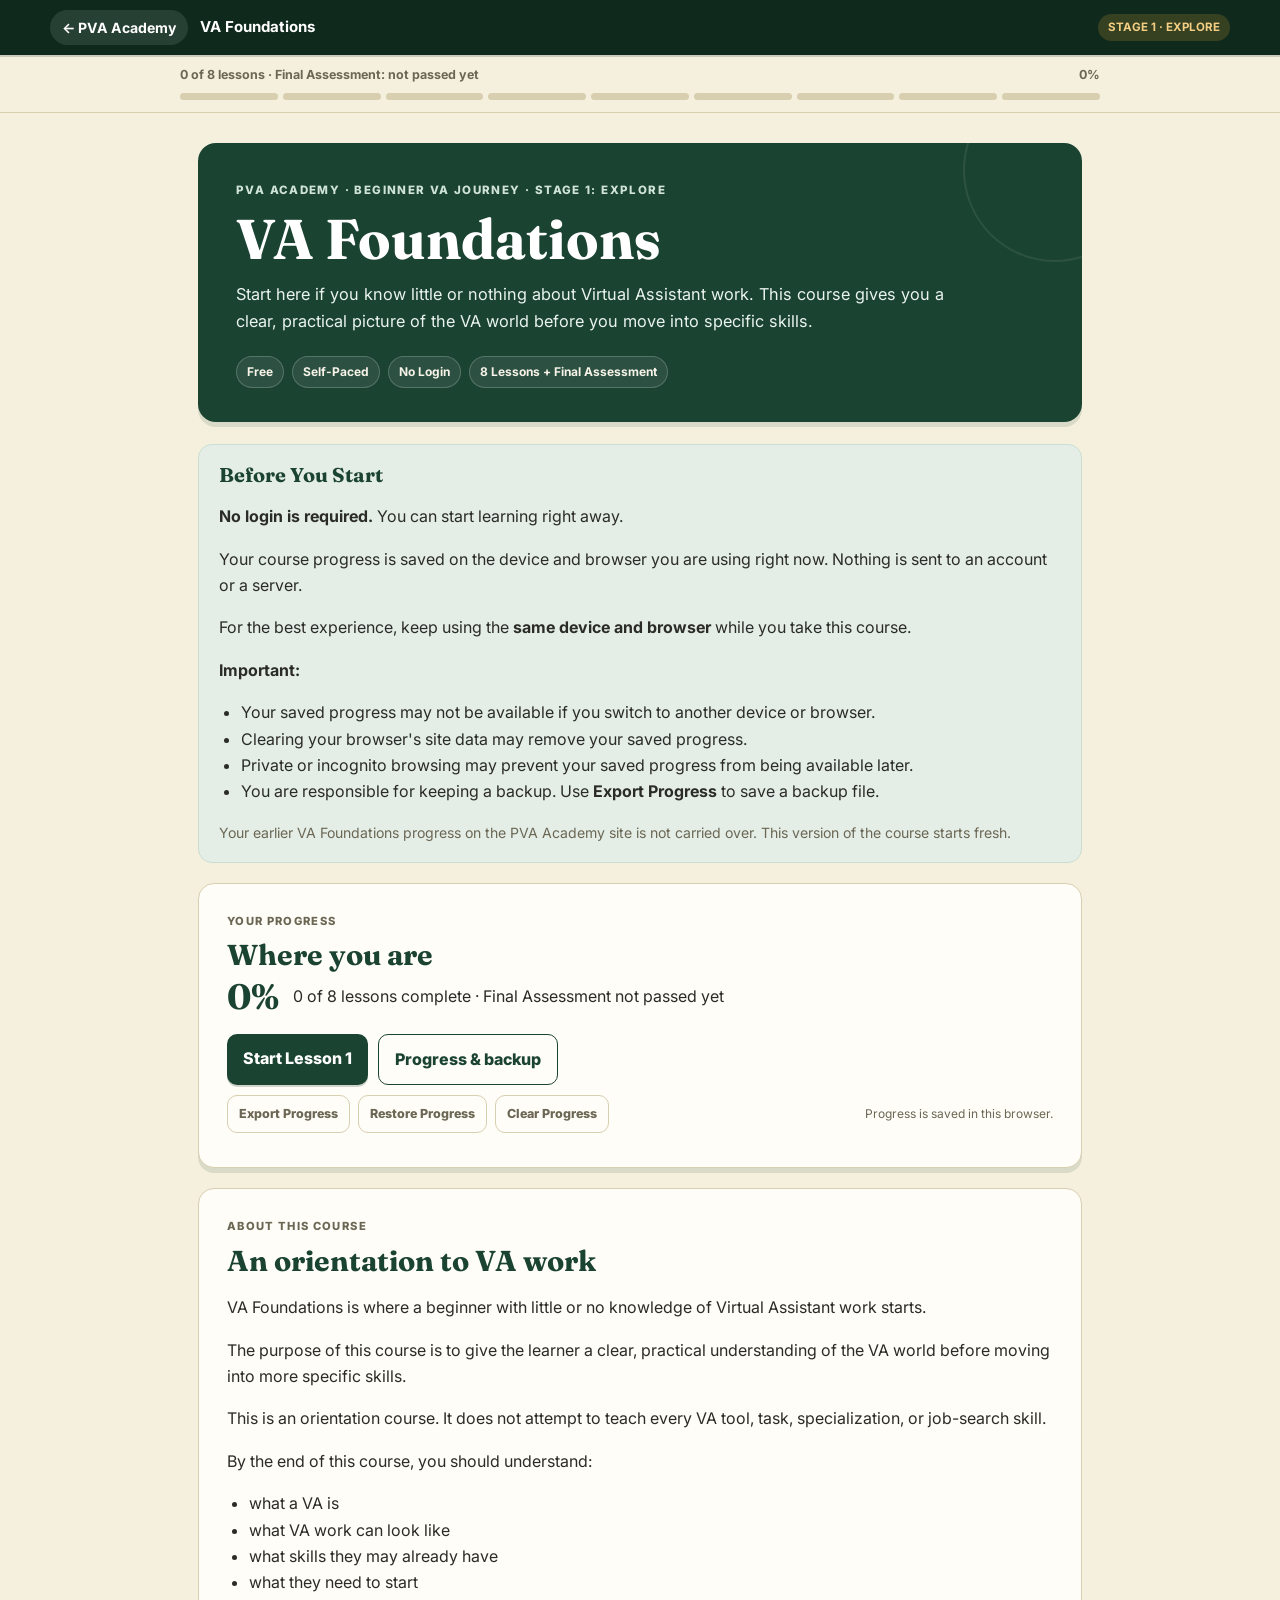
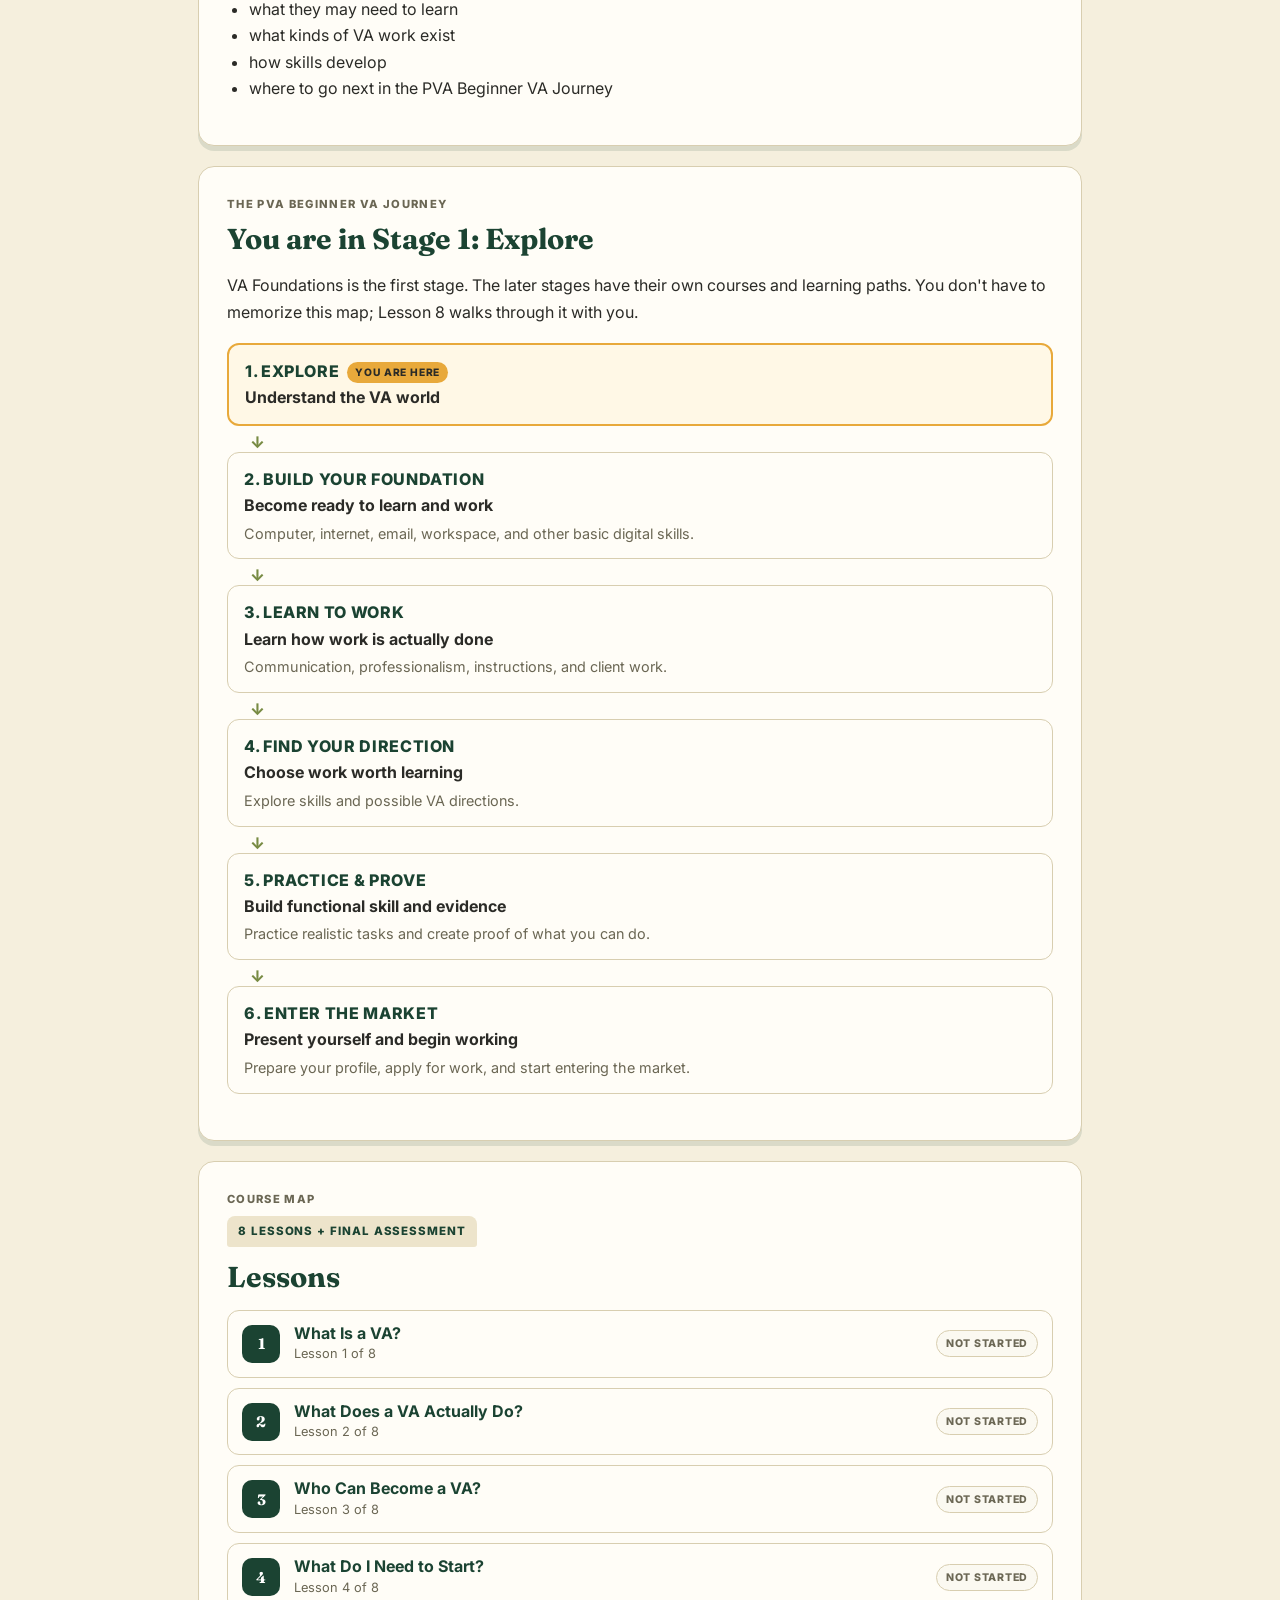
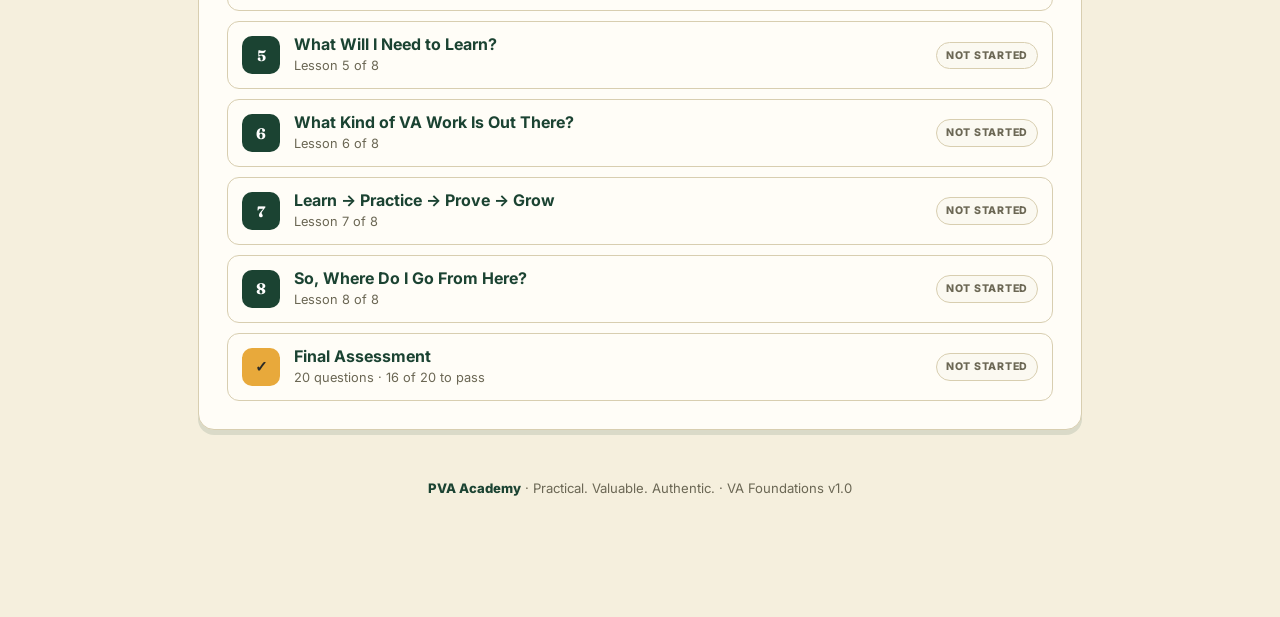
<file: public/index.html>
<!doctype html>
<html lang="en">
<head>
<meta charset="utf-8">
<meta name="viewport" content="width=device-width, initial-scale=1">
<meta name="theme-color" content="#1B4332">
<title>VA Foundations — PVA Academy</title>
<link rel="preconnect" href="https://fonts.googleapis.com">
<link rel="preconnect" href="https://fonts.gstatic.com" crossorigin>
<link href="https://fonts.googleapis.com/css2?family=Fraunces:opsz,wght@9..144,600;9..144,700&family=Inter:wght@400;500;600;700;800&display=swap" rel="stylesheet">
<link rel="stylesheet" href="./shared/course.css">
</head>
<body data-root="./" data-page="home">
<a class="skip-link" href="#main-content">Skip to course content</a>
<header class="route-bar"><div class="route-inner"><a class="home-btn" href="https://probinsiyanongva.org/" aria-label="Back to PVA Academy home page">← PVA Academy</a><div class="route-title"><a href="./">VA Foundations</a></div><div class="route-tag">STAGE 1 · EXPLORE</div></div></header>
<div class="progress-wrap"><div class="progress-inner"><div class="progress-label"><span id="progressText">Getting started</span><span id="progressPct">0%</span></div><div class="progress-track" id="progressTrack"></div></div></div>
<main id="main-content">
<section class="course-header" id="top"><div class="eyebrow">PVA Academy · Beginner VA Journey · Stage 1: Explore</div><h1>VA Foundations</h1><p>Start here if you know little or nothing about Virtual Assistant work. This course gives you a clear, practical picture of the VA world before you move into specific skills.</p><div class="meta-row"><span class="meta-chip">Free</span><span class="meta-chip">Self-Paced</span><span class="meta-chip">No Login</span><span class="meta-chip">8 Lessons + Final Assessment</span></div></section>
<div class="storage-banner hidden" id="storageBanner" role="status" aria-live="polite"><strong>Progress can't be saved in this browser.</strong><br><span id="storageBannerText">You can continue learning, but your progress may not remain after you close or refresh this page. If you are using private browsing or have blocked site data, try a normal browser window.</span></div>
<div class="before-start" aria-labelledby="before-start-title"><h2 id="before-start-title">Before You Start</h2><p><strong>No login is required.</strong> You can start learning right away.</p><p>Your course progress is saved on the device and browser you are using right now. Nothing is sent to an account or a server.</p><p>For the best experience, keep using the <strong>same device and browser</strong> while you take this course.</p><p><strong>Important:</strong></p><ul>
<li>Your saved progress may not be available if you switch to another device or browser.</li>
<li>Clearing your browser's site data may remove your saved progress.</li>
<li>Private or incognito browsing may prevent your saved progress from being available later.</li>
<li>You are responsible for keeping a backup. Use <strong>Export Progress</strong> to save a backup file.</li>
</ul><p class="small" style="margin-bottom:0">Your earlier VA Foundations progress on the PVA Academy site is not carried over. This version of the course starts fresh.</p></div>

<section class="card" aria-labelledby="progress-h">
<div class="section-label">Your progress</div>
<h2 id="progress-h" style="margin-bottom:6px">Where you are</h2>
<div class="progress-summary"><span class="big-pct" id="homePct">0%</span><span id="homeSummary">0 of 8 lessons complete · Final Assessment not passed yet</span></div>
<div class="hero-actions"><a class="btn" id="continueBtn" href="lesson-1/">Start Lesson 1</a><a class="btn secondary" href="progress/">Progress &amp; backup</a></div>
<div class="progress-tools"><button class="btn subtle" type="button" id="exportBtn">Export Progress</button><button class="btn subtle" type="button" id="restoreBtn">Restore Progress</button><button class="btn subtle" type="button" id="clearBtn">Clear Progress</button><span class="save-state" data-save-state>Progress is saved in this browser.</span><input id="restoreFile" type="file" accept="application/json,.json" hidden></div>
</section>

<section class="completion hidden" id="completion"></section>

<section class="card" aria-labelledby="about-h">
<div class="section-label">About this course</div>
<h2 id="about-h">An orientation to VA work</h2>
<p>VA Foundations is where a beginner with little or no knowledge of Virtual Assistant work starts.</p><p>The purpose of this course is to give the learner a clear, practical understanding of the VA world before moving into more specific skills.</p><p>This is an orientation course. It does not attempt to teach every VA tool, task, specialization, or job-search skill.</p><p>By the end of this course, you should understand:</p><ul>
<li>what a VA is</li>
<li>what VA work can look like</li>
<li>what skills they may already have</li>
<li>what they need to start</li>
<li>what they may need to learn</li>
<li>what kinds of VA work exist</li>
<li>how skills develop</li>
<li>where to go next in the PVA Beginner VA Journey</li>
</ul>
</section>

<section class="card" aria-labelledby="journey-h">
<div class="section-label">The PVA Beginner VA Journey</div>
<h2 id="journey-h">You are in Stage 1: Explore</h2>
<p>VA Foundations is the first stage. The later stages have their own courses and learning paths. You don't have to memorize this map; Lesson 8 walks through it with you.</p>
<ol class="flow"><li class="here"><div class="flow-name">1. EXPLORE<span class="here-tag">You are here</span></div><div class="flow-sub">Understand the VA world</div></li><li><div class="flow-name">2. BUILD YOUR FOUNDATION</div><div class="flow-sub">Become ready to learn and work</div><div class="flow-detail">Computer, internet, email, workspace, and other basic digital skills.</div></li><li><div class="flow-name">3. LEARN TO WORK</div><div class="flow-sub">Learn how work is actually done</div><div class="flow-detail">Communication, professionalism, instructions, and client work.</div></li><li><div class="flow-name">4. FIND YOUR DIRECTION</div><div class="flow-sub">Choose work worth learning</div><div class="flow-detail">Explore skills and possible VA directions.</div></li><li><div class="flow-name">5. PRACTICE &amp; PROVE</div><div class="flow-sub">Build functional skill and evidence</div><div class="flow-detail">Practice realistic tasks and create proof of what you can do.</div></li><li><div class="flow-name">6. ENTER THE MARKET</div><div class="flow-sub">Present yourself and begin working</div><div class="flow-detail">Prepare your profile, apply for work, and start entering the market.</div></li></ol>
</section>

<section class="card" aria-labelledby="map-h">
<div class="section-label">Course map</div><div class="folder-tab">8 lessons + Final Assessment</div>
<h2 id="map-h">Lessons</h2>
<ul class="lesson-list" id="lessonList"><li><a class="lesson-row" data-lesson="lesson-1" href="lesson-1/"><span class="lesson-num">1</span><span class="row-text"><span class="row-title">What Is a VA?</span><span class="row-sub">Lesson 1 of 8</span></span><span class="stamp" data-stamp>Not started</span></a></li><li><a class="lesson-row" data-lesson="lesson-2" href="lesson-2/"><span class="lesson-num">2</span><span class="row-text"><span class="row-title">What Does a VA Actually Do?</span><span class="row-sub">Lesson 2 of 8</span></span><span class="stamp" data-stamp>Not started</span></a></li><li><a class="lesson-row" data-lesson="lesson-3" href="lesson-3/"><span class="lesson-num">3</span><span class="row-text"><span class="row-title">Who Can Become a VA?</span><span class="row-sub">Lesson 3 of 8</span></span><span class="stamp" data-stamp>Not started</span></a></li><li><a class="lesson-row" data-lesson="lesson-4" href="lesson-4/"><span class="lesson-num">4</span><span class="row-text"><span class="row-title">What Do I Need to Start?</span><span class="row-sub">Lesson 4 of 8</span></span><span class="stamp" data-stamp>Not started</span></a></li><li><a class="lesson-row" data-lesson="lesson-5" href="lesson-5/"><span class="lesson-num">5</span><span class="row-text"><span class="row-title">What Will I Need to Learn?</span><span class="row-sub">Lesson 5 of 8</span></span><span class="stamp" data-stamp>Not started</span></a></li><li><a class="lesson-row" data-lesson="lesson-6" href="lesson-6/"><span class="lesson-num">6</span><span class="row-text"><span class="row-title">What Kind of VA Work Is Out There?</span><span class="row-sub">Lesson 6 of 8</span></span><span class="stamp" data-stamp>Not started</span></a></li><li><a class="lesson-row" data-lesson="lesson-7" href="lesson-7/"><span class="lesson-num">7</span><span class="row-text"><span class="row-title">Learn → Practice → Prove → Grow</span><span class="row-sub">Lesson 7 of 8</span></span><span class="stamp" data-stamp>Not started</span></a></li><li><a class="lesson-row" data-lesson="lesson-8" href="lesson-8/"><span class="lesson-num">8</span><span class="row-text"><span class="row-title">So, Where Do I Go From Here?</span><span class="row-sub">Lesson 8 of 8</span></span><span class="stamp" data-stamp>Not started</span></a></li><li><a class="lesson-row final" data-lesson="final-assessment" href="final-assessment/"><span class="lesson-num">✓</span><span class="row-text"><span class="row-title">Final Assessment</span><span class="row-sub">20 questions · 16 of 20 to pass</span></span><span class="stamp" data-stamp>Not started</span></a></li></ul>
</section>
<footer><span class="footer-mark">PVA Academy</span> · Practical. Valuable. Authentic. · VA Foundations v1.0</footer>
</main>
<script src="./shared/progress.js"></script>
<script src="./shared/home.js"></script>
</body>
</html>
</file>
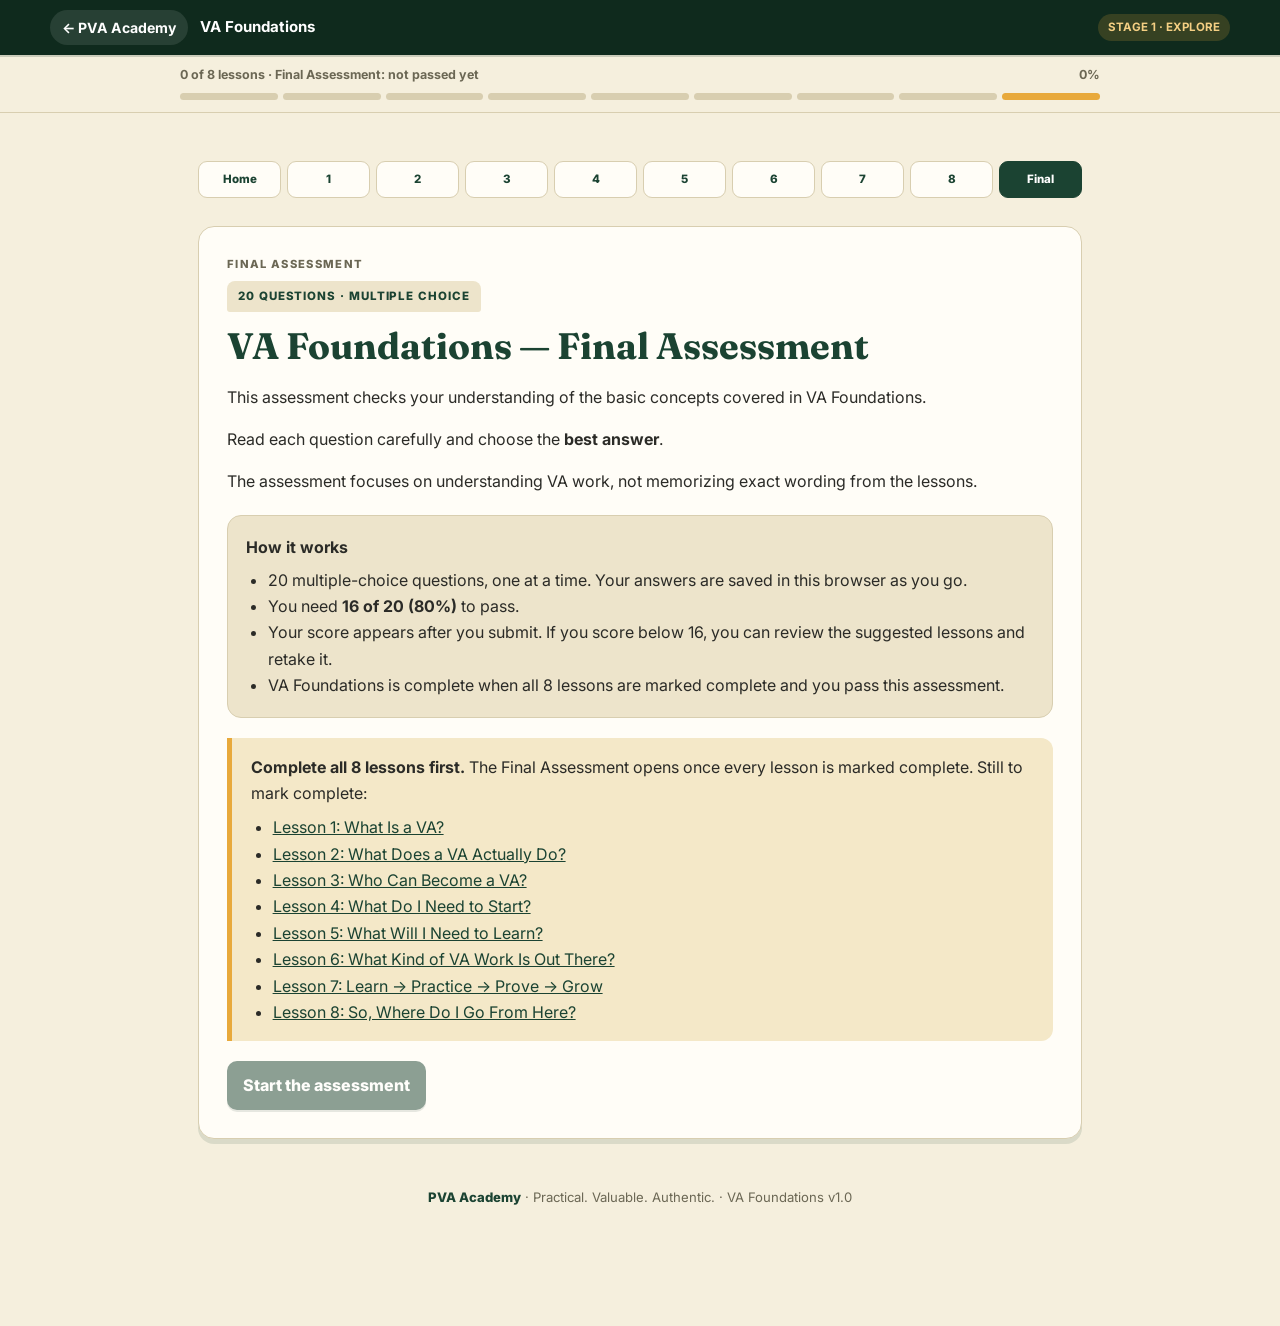
<file: public/final-assessment/index.html>
<!doctype html>
<html lang="en">
<head>
<meta charset="utf-8">
<meta name="viewport" content="width=device-width, initial-scale=1">
<meta name="theme-color" content="#1B4332">
<title>Final Assessment — VA Foundations | PVA Academy</title>
<link rel="preconnect" href="https://fonts.googleapis.com">
<link rel="preconnect" href="https://fonts.gstatic.com" crossorigin>
<link href="https://fonts.googleapis.com/css2?family=Fraunces:opsz,wght@9..144,600;9..144,700&family=Inter:wght@400;500;600;700;800&display=swap" rel="stylesheet">
<link rel="stylesheet" href="../shared/course.css">
</head>
<body data-root="../">
<a class="skip-link" href="#main-content">Skip to course content</a>
<header class="route-bar"><div class="route-inner"><a class="home-btn" href="https://probinsiyanongva.org/" aria-label="Back to PVA Academy home page">← PVA Academy</a><div class="route-title"><a href="../">VA Foundations</a></div><div class="route-tag">STAGE 1 · EXPLORE</div></div></header>
<div class="progress-wrap"><div class="progress-inner"><div class="progress-label"><span id="progressText">Getting started</span><span id="progressPct">0%</span></div><div class="progress-track" id="progressTrack"></div></div></div>
<main id="main-content">
<div class="storage-banner hidden" id="storageBanner" role="status" aria-live="polite"><strong>Progress can't be saved in this browser.</strong><br><span id="storageBannerText">You can continue learning, but your progress may not remain after you close or refresh this page. If you are using private browsing or have blocked site data, try a normal browser window.</span></div>
<nav class="lesson-nav" id="lessonNav" aria-label="Course lessons"></nav>
<section class="card" id="assessIntro">
<div class="section-label">Final Assessment</div><div class="folder-tab">20 questions · Multiple choice</div>
<h1 style="font:700 clamp(1.7rem,4vw,2.3rem)/1.15 Fraunces,Georgia,serif;color:var(--green);margin:0 0 10px">VA Foundations — Final Assessment</h1>
<p>This assessment checks your understanding of the basic concepts covered in VA Foundations.</p>
<p>Read each question carefully and choose the <strong>best answer</strong>.</p>
<p>The assessment focuses on understanding VA work, not memorizing exact wording from the lessons.</p>
<div class="key-idea"><strong>How it works</strong><ul style="margin:.4em 0 0">
<li>20 multiple-choice questions, one at a time. Your answers are saved in this browser as you go.</li>
<li>You need <strong>16 of 20 (80%)</strong> to pass.</li>
<li>Your score appears after you submit. If you score below 16, you can review the suggested lessons and retake it.</li>
<li>VA Foundations is complete when all 8 lessons are marked complete and you pass this assessment.</li>
</ul></div>
<div id="gate" class="callout hidden"></div>
<div class="hero-actions"><button class="btn" type="button" id="startBtn">Start the assessment</button></div>
</section>
<section class="card hidden" id="assessRunner" aria-live="polite"></section>
<section class="card hidden" id="assessResult"></section>
<section class="completion hidden" id="completion"></section>
<footer><span class="footer-mark">PVA Academy</span> · Practical. Valuable. Authentic. · VA Foundations v1.0</footer>
</main>
<script src="../shared/progress.js"></script>
<script src="../shared/assessment-data.js"></script>
<script src="../shared/assessment.js"></script>
</body>
</html>
</file>
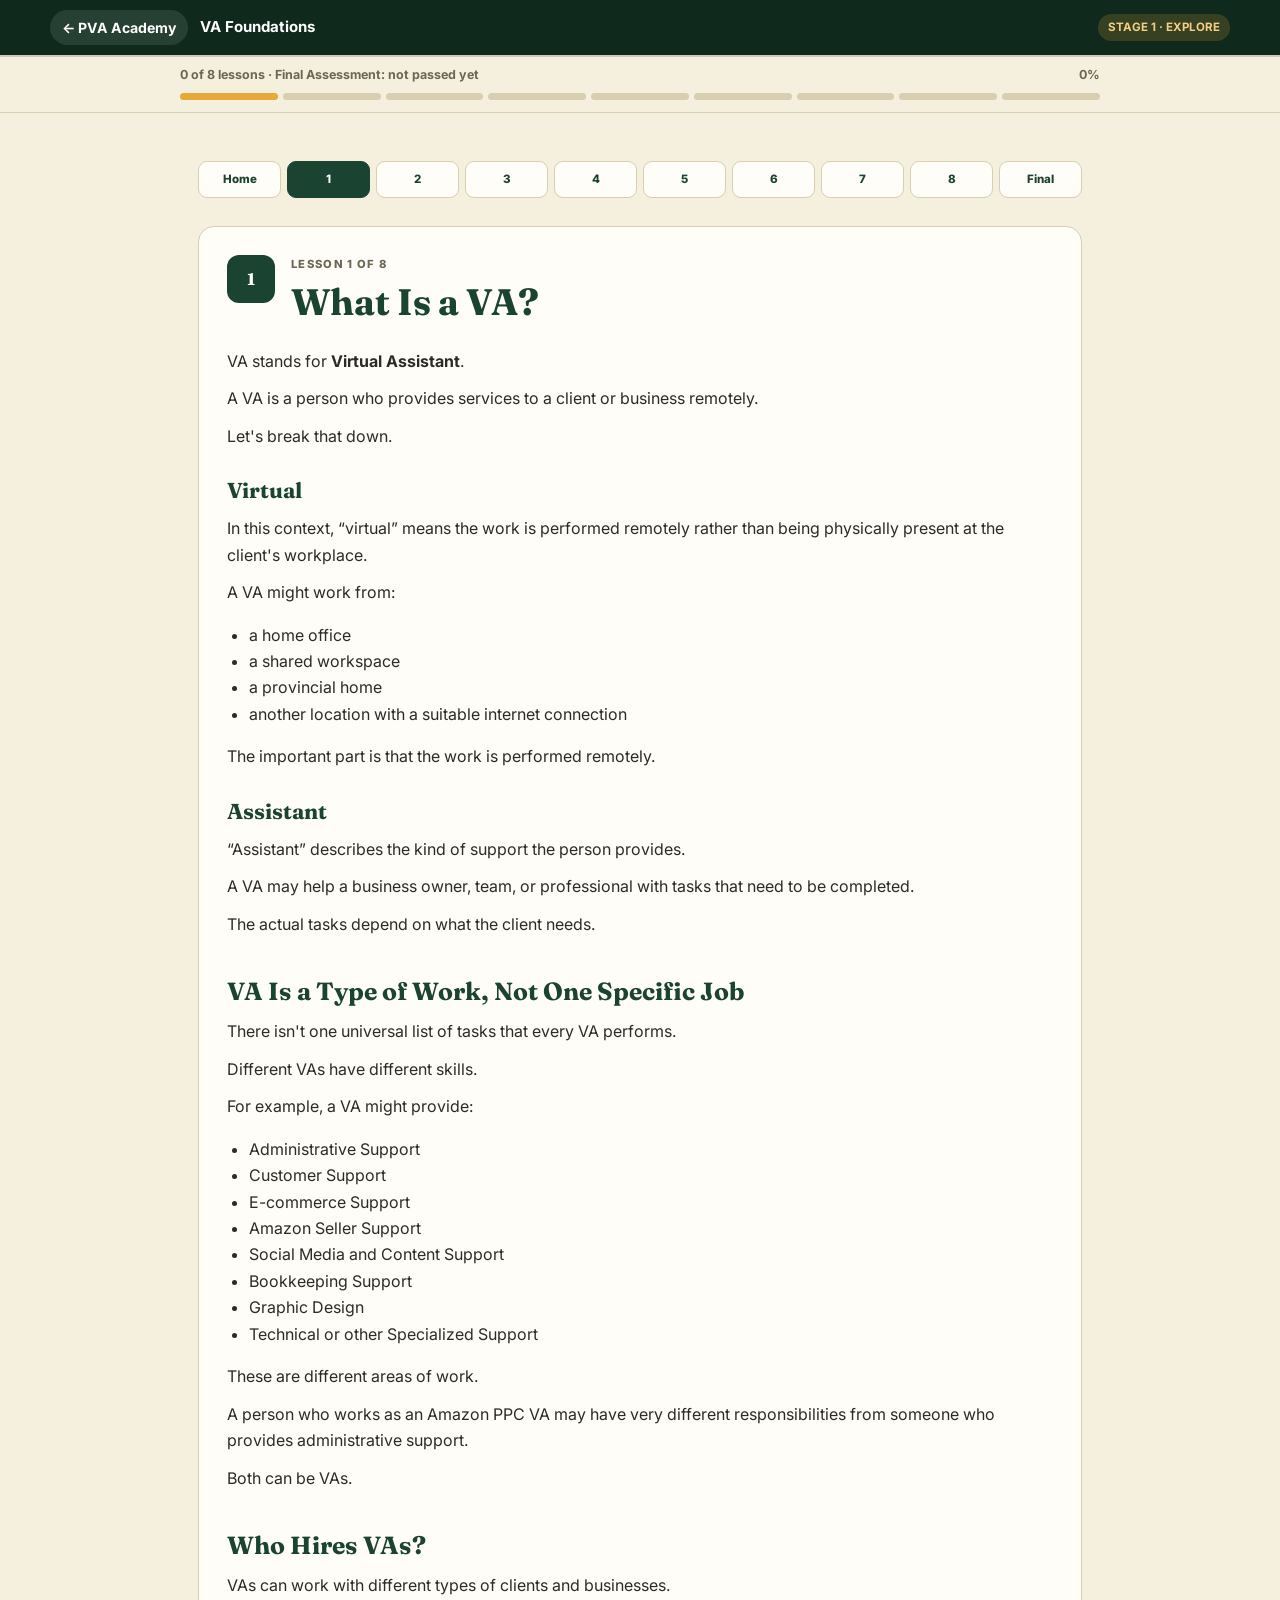
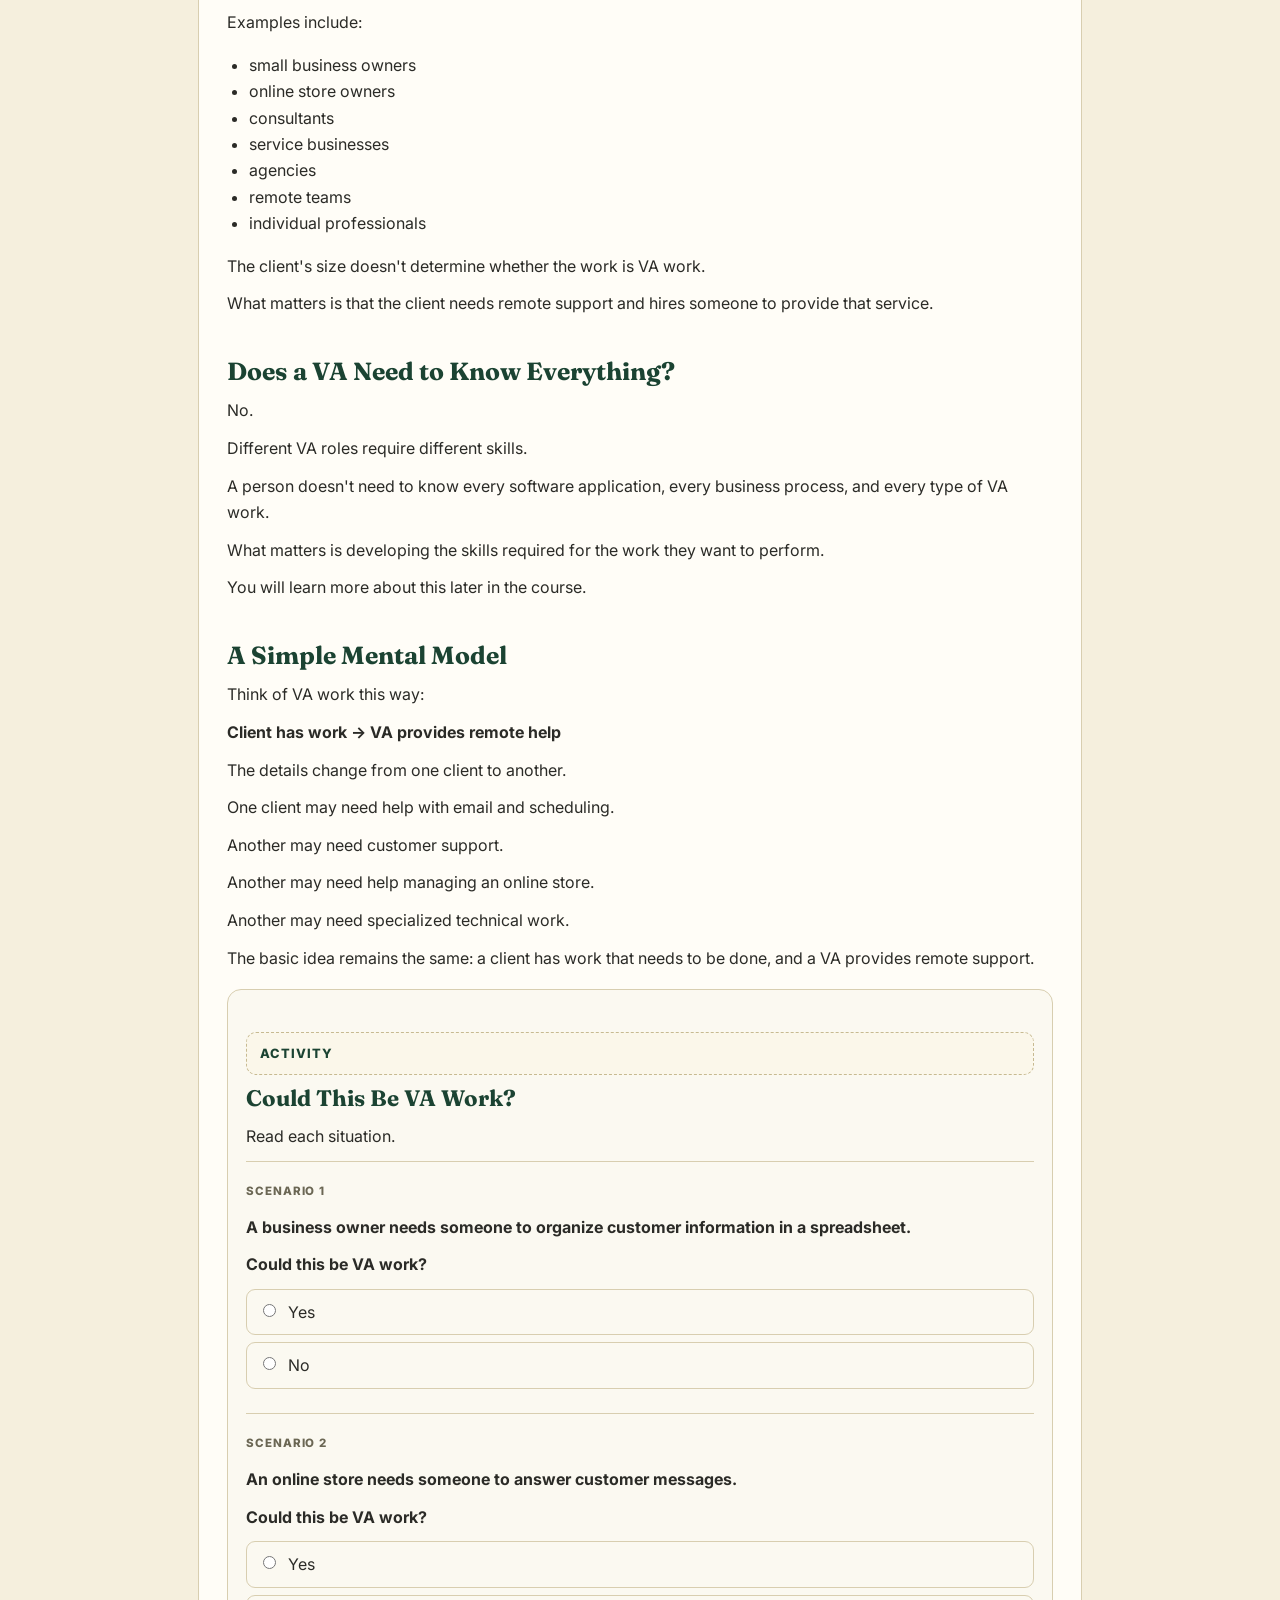
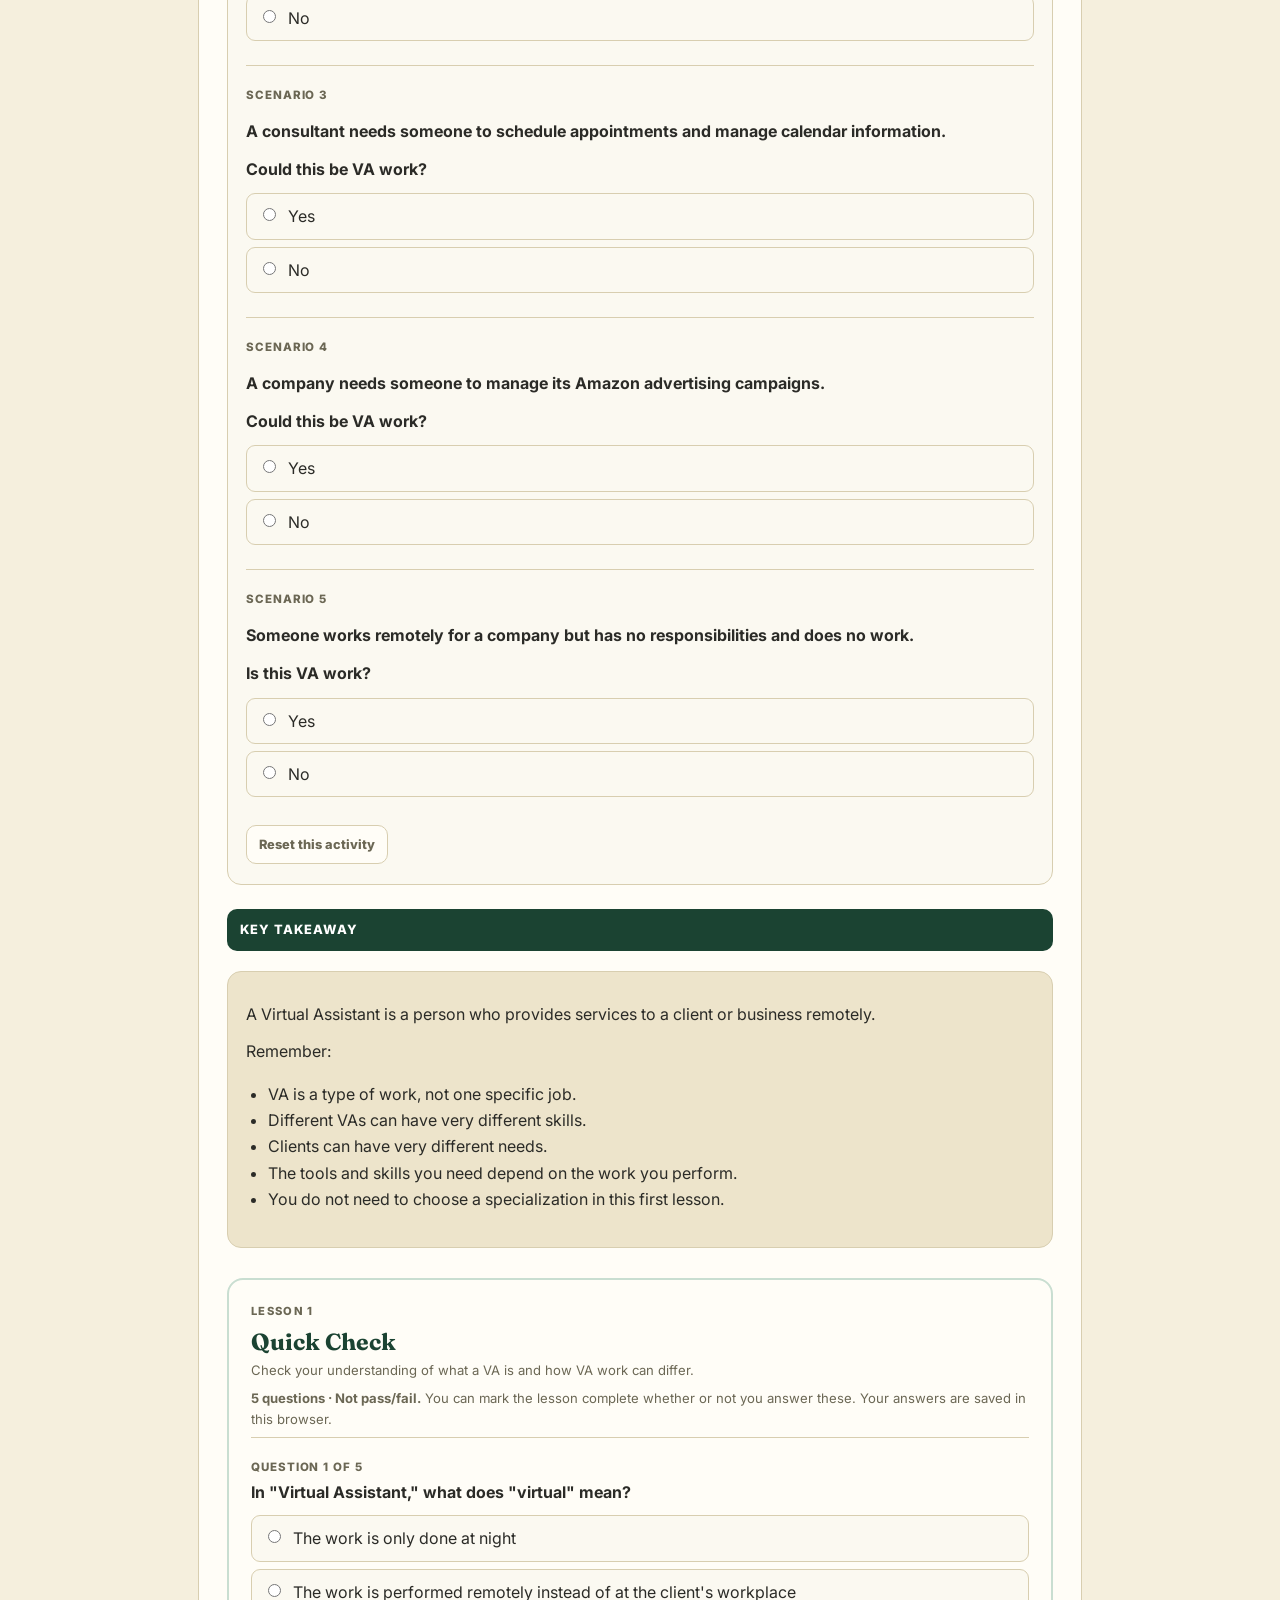
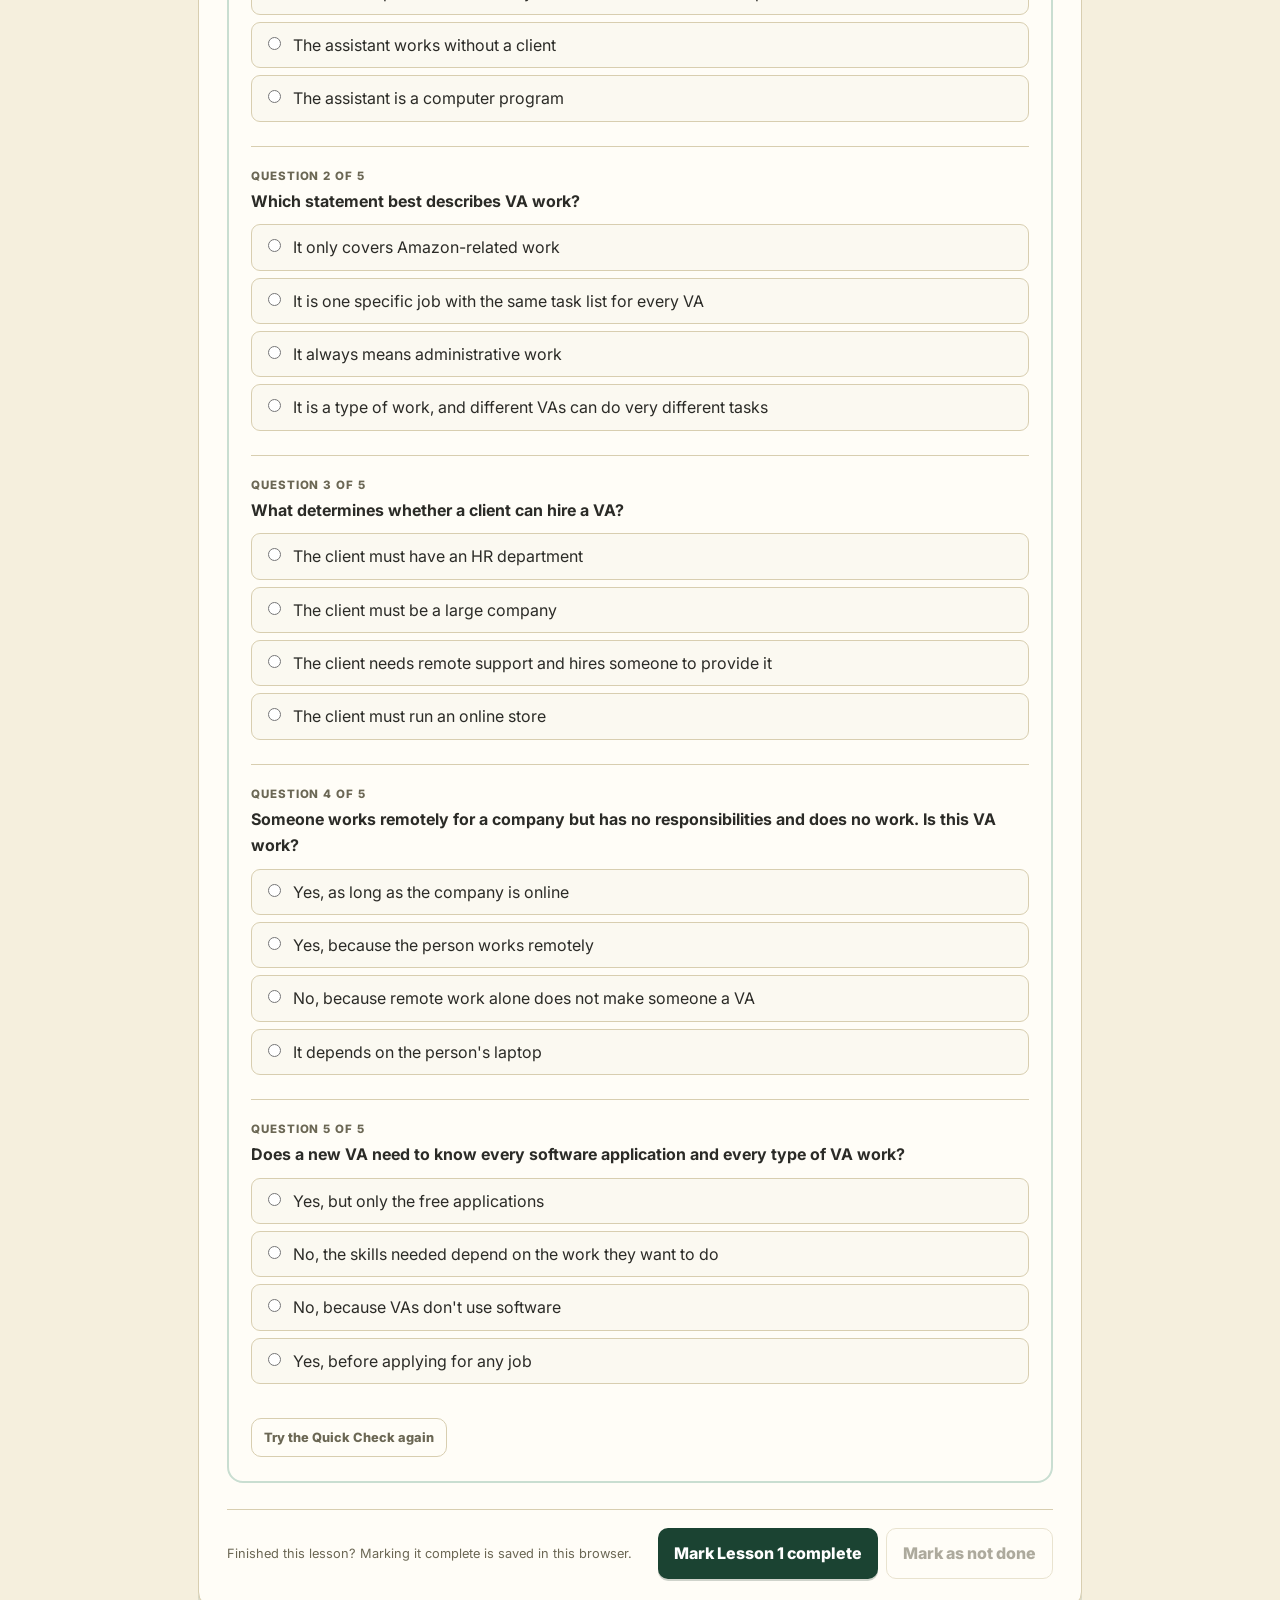
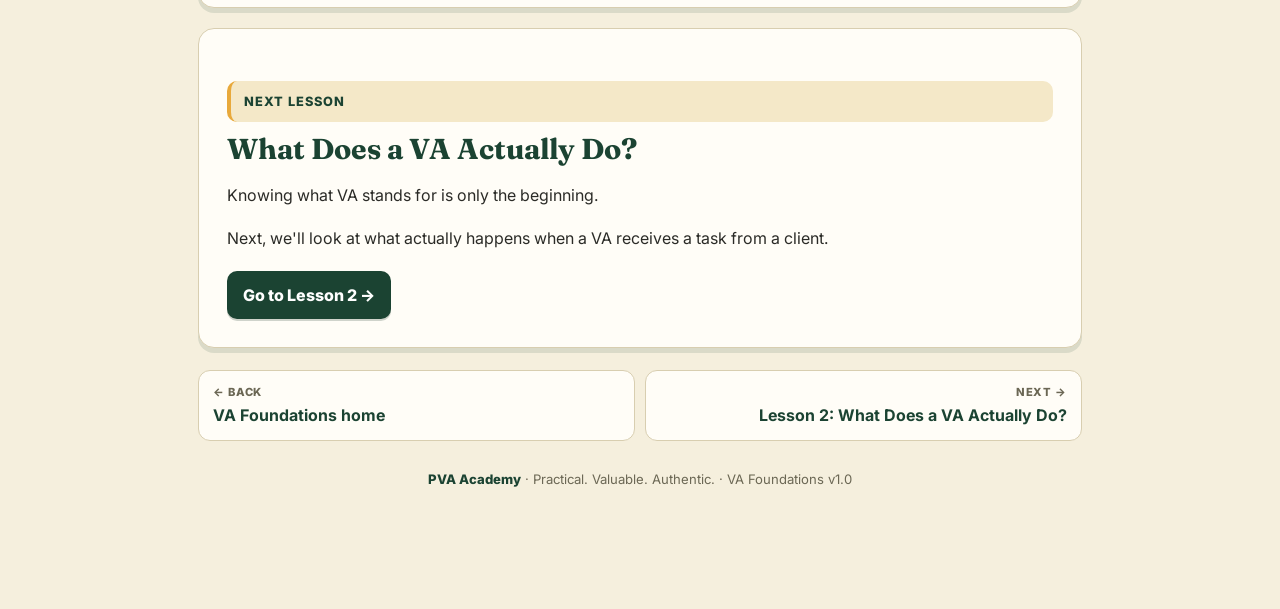
<file: public/lesson-1/index.html>
<!doctype html>
<html lang="en">
<head>
<meta charset="utf-8">
<meta name="viewport" content="width=device-width, initial-scale=1">
<meta name="theme-color" content="#1B4332">
<title>Lesson 1: What Is a VA? — VA Foundations | PVA Academy</title>
<link rel="preconnect" href="https://fonts.googleapis.com">
<link rel="preconnect" href="https://fonts.gstatic.com" crossorigin>
<link href="https://fonts.googleapis.com/css2?family=Fraunces:opsz,wght@9..144,600;9..144,700&family=Inter:wght@400;500;600;700;800&display=swap" rel="stylesheet">
<link rel="stylesheet" href="../shared/course.css">
</head>
<body data-lesson-id="lesson-1" data-root="../">
<a class="skip-link" href="#main-content">Skip to course content</a>
<header class="route-bar"><div class="route-inner"><a class="home-btn" href="https://probinsiyanongva.org/" aria-label="Back to PVA Academy home page">← PVA Academy</a><div class="route-title"><a href="../">VA Foundations</a></div><div class="route-tag">STAGE 1 · EXPLORE</div></div></header>
<div class="progress-wrap"><div class="progress-inner"><div class="progress-label"><span id="progressText">Getting started</span><span id="progressPct">0%</span></div><div class="progress-track" id="progressTrack"></div></div></div>
<main id="main-content">
<div class="storage-banner hidden" id="storageBanner" role="status" aria-live="polite"><strong>Progress can't be saved in this browser.</strong><br><span id="storageBannerText">You can continue learning, but your progress may not remain after you close or refresh this page. If you are using private browsing or have blocked site data, try a normal browser window.</span></div>
<nav class="lesson-nav" id="lessonNav" aria-label="Course lessons"></nav>
<article class="card lesson" id="lessonCard">
<div class="lesson-head"><div class="lesson-num">1</div><div class="lesson-title-wrap"><div class="section-label">Lesson 1 of 8</div><h1>What Is a VA?</h1><span class="done-stamp">✓ Completed</span></div></div>
<div class="lesson-body">
<p>VA stands for <strong>Virtual Assistant</strong>.</p>
<p>A VA is a person who provides services to a client or business remotely.</p>
<p>Let's break that down.</p>
<h3>Virtual</h3>
<p>In this context, “virtual” means the work is performed remotely rather than being physically present at the client's workplace.</p>
<p>A VA might work from:</p>
<ul>
<li>a home office</li>
<li>a shared workspace</li>
<li>a provincial home</li>
<li>another location with a suitable internet connection</li>
</ul>
<p>The important part is that the work is performed remotely.</p>
<h3>Assistant</h3>
<p>“Assistant” describes the kind of support the person provides.</p>
<p>A VA may help a business owner, team, or professional with tasks that need to be completed.</p>
<p>The actual tasks depend on what the client needs.</p>
<h2>VA Is a Type of Work, Not One Specific Job</h2><p>There isn't one universal list of tasks that every VA performs.</p>
<p>Different VAs have different skills.</p>
<p>For example, a VA might provide:</p>
<ul>
<li>Administrative Support</li>
<li>Customer Support</li>
<li>E-commerce Support</li>
<li>Amazon Seller Support</li>
<li>Social Media and Content Support</li>
<li>Bookkeeping Support</li>
<li>Graphic Design</li>
<li>Technical or other Specialized Support</li>
</ul>
<p>These are different areas of work.</p>
<p>A person who works as an Amazon PPC VA may have very different responsibilities from someone who provides administrative support.</p>
<p>Both can be VAs.</p>
<h2>Who Hires VAs?</h2><p>VAs can work with different types of clients and businesses.</p>
<p>Examples include:</p>
<ul>
<li>small business owners</li>
<li>online store owners</li>
<li>consultants</li>
<li>service businesses</li>
<li>agencies</li>
<li>remote teams</li>
<li>individual professionals</li>
</ul>
<p>The client's size doesn't determine whether the work is VA work.</p>
<p>What matters is that the client needs remote support and hires someone to provide that service.</p>
<h2>Does a VA Need to Know Everything?</h2><p>No.</p>
<p>Different VA roles require different skills.</p>
<p>A person doesn't need to know every software application, every business process, and every type of VA work.</p>
<p>What matters is developing the skills required for the work they want to perform.</p>
<p>You will learn more about this later in the course.</p>
<h2>A Simple Mental Model</h2><p>Think of VA work this way:</p>
<p><strong>Client has work → VA provides remote help</strong></p>
<p>The details change from one client to another.</p>
<p>One client may need help with email and scheduling.</p>
<p>Another may need customer support.</p>
<p>Another may need help managing an online store.</p>
<p>Another may need specialized technical work.</p>
<p>The basic idea remains the same: a client has work that needs to be done, and a VA provides remote support.</p>
<section class="activity"><div class="activity-title">Activity</div><h2>Could This Be VA Work?</h2><p>Read each situation.</p><div class="act-item act-graded" data-key="act:scenario-1" data-correct="0" data-good="Yes." data-try="Yes."><div class="act-q"><span class="q-num">Scenario 1</span><br><p>A business owner needs someone to organize customer information in a spreadsheet.</p><p><strong>Could this be VA work?</strong></p></div><div class="choice-group" role="radiogroup"><label class="choice"><input type="radio" name="act:scenario-1" value="0"><span>Yes</span></label><label class="choice"><input type="radio" name="act:scenario-1" value="1"><span>No</span></label></div><div class="feedback" aria-live="polite"></div></div><div class="act-item act-graded" data-key="act:scenario-2" data-correct="0" data-good="Yes." data-try="Yes."><div class="act-q"><span class="q-num">Scenario 2</span><br><p>An online store needs someone to answer customer messages.</p><p><strong>Could this be VA work?</strong></p></div><div class="choice-group" role="radiogroup"><label class="choice"><input type="radio" name="act:scenario-2" value="0"><span>Yes</span></label><label class="choice"><input type="radio" name="act:scenario-2" value="1"><span>No</span></label></div><div class="feedback" aria-live="polite"></div></div><div class="act-item act-graded" data-key="act:scenario-3" data-correct="0" data-good="Yes." data-try="Yes."><div class="act-q"><span class="q-num">Scenario 3</span><br><p>A consultant needs someone to schedule appointments and manage calendar information.</p><p><strong>Could this be VA work?</strong></p></div><div class="choice-group" role="radiogroup"><label class="choice"><input type="radio" name="act:scenario-3" value="0"><span>Yes</span></label><label class="choice"><input type="radio" name="act:scenario-3" value="1"><span>No</span></label></div><div class="feedback" aria-live="polite"></div></div><div class="act-item act-graded" data-key="act:scenario-4" data-correct="0" data-good="Yes. This is a more specialized type of VA work." data-try="Yes. This is a more specialized type of VA work."><div class="act-q"><span class="q-num">Scenario 4</span><br><p>A company needs someone to manage its Amazon advertising campaigns.</p><p><strong>Could this be VA work?</strong></p></div><div class="choice-group" role="radiogroup"><label class="choice"><input type="radio" name="act:scenario-4" value="0"><span>Yes</span></label><label class="choice"><input type="radio" name="act:scenario-4" value="1"><span>No</span></label></div><div class="feedback" aria-live="polite"></div></div><div class="act-item act-graded" data-key="act:scenario-5" data-correct="1" data-good="No. Remote work by itself does not automatically make someone a VA. The person must be providing a service or performing work for a client or business." data-try="No. Remote work by itself does not automatically make someone a VA. The person must be providing a service or performing work for a client or business."><div class="act-q"><span class="q-num">Scenario 5</span><br><p>Someone works remotely for a company but has no responsibilities and does no work.</p><p><strong>Is this VA work?</strong></p></div><div class="choice-group" role="radiogroup"><label class="choice"><input type="radio" name="act:scenario-5" value="0"><span>Yes</span></label><label class="choice"><input type="radio" name="act:scenario-5" value="1"><span>No</span></label></div><div class="feedback" aria-live="polite"></div></div><div class="hero-actions" style="margin:4px 0 12px"><button type="button" class="btn subtle small-btn" data-reset-activity>Reset this activity</button></div></section>
<div class="takeaway-title">Key Takeaway</div><div class="key-idea"><p>A Virtual Assistant is a person who provides services to a client or business remotely.</p>
<p>Remember:</p>
<ul>
<li>VA is a type of work, not one specific job.</li>
<li>Different VAs can have very different skills.</li>
<li>Clients can have very different needs.</li>
<li>The tools and skills you need depend on the work you perform.</li>
<li>You do not need to choose a specialization in this first lesson.</li>
</ul></div>
</div>
<section class="quick-check" id="quickCheck" aria-label="Quick Check"></section>
<div class="lesson-footer"><span class="next-hint">Finished this lesson? Marking it complete is saved in this browser.</span><div class="footer-actions"><button class="btn" type="button" id="markBtn">Mark Lesson 1 complete</button><button class="btn subtle" type="button" id="notDoneBtn" disabled>Mark as not done</button></div></div>
<div class="tip hidden" id="donePanel" role="status"><strong>Lesson 1 is marked complete.</strong> <span class="small">It's saved in this browser.</span><div class="hero-actions" style="margin-top:10px"><button class="btn secondary small-btn" type="button" id="notesBtn">Download my Lesson 1 notes (.txt)</button></div></div>
</article>
<section class="card"><div class="connection-title">Next Lesson</div><h2>What Does a VA Actually Do?</h2><p>Knowing what VA stands for is only the beginning.</p><p>Next, we'll look at what actually happens when a VA receives a task from a client.</p><div class="hero-actions"><a class="btn" href="../lesson-2/">Go to Lesson 2 →</a></div></section>
<nav class="pager" aria-label="Lesson navigation"><a class="prev" href="../"><span class="pager-dir">← Back</span><span class="pager-title">VA Foundations home</span></a><a class="next" href="../lesson-2/"><span class="pager-dir">Next →</span><span class="pager-title">Lesson 2: What Does a VA Actually Do?</span></a></nav>
<footer><span class="footer-mark">PVA Academy</span> · Practical. Valuable. Authentic. · VA Foundations v1.0</footer>
</main>
<script src="../shared/progress.js"></script>
<script src="../shared/quick-checks.js"></script>
<script src="../shared/lesson.js"></script>
</body>
</html>
</file>
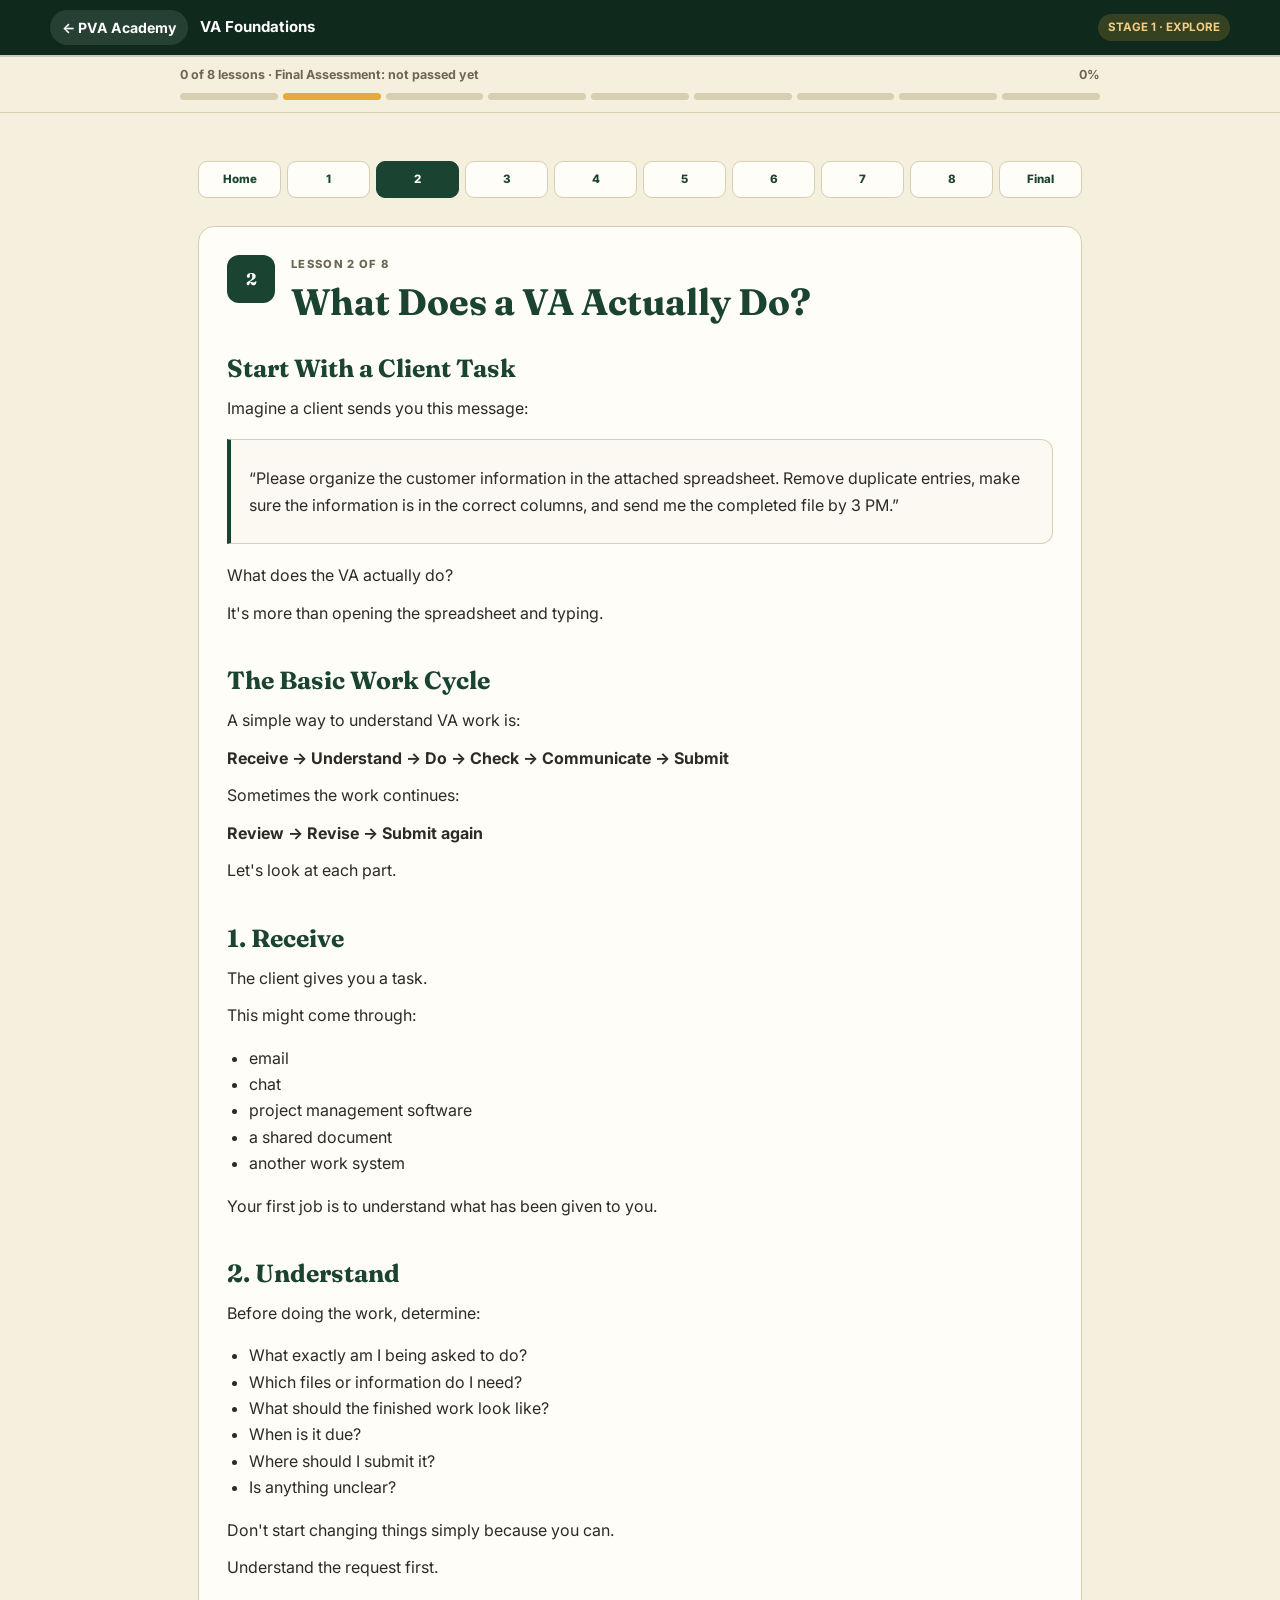
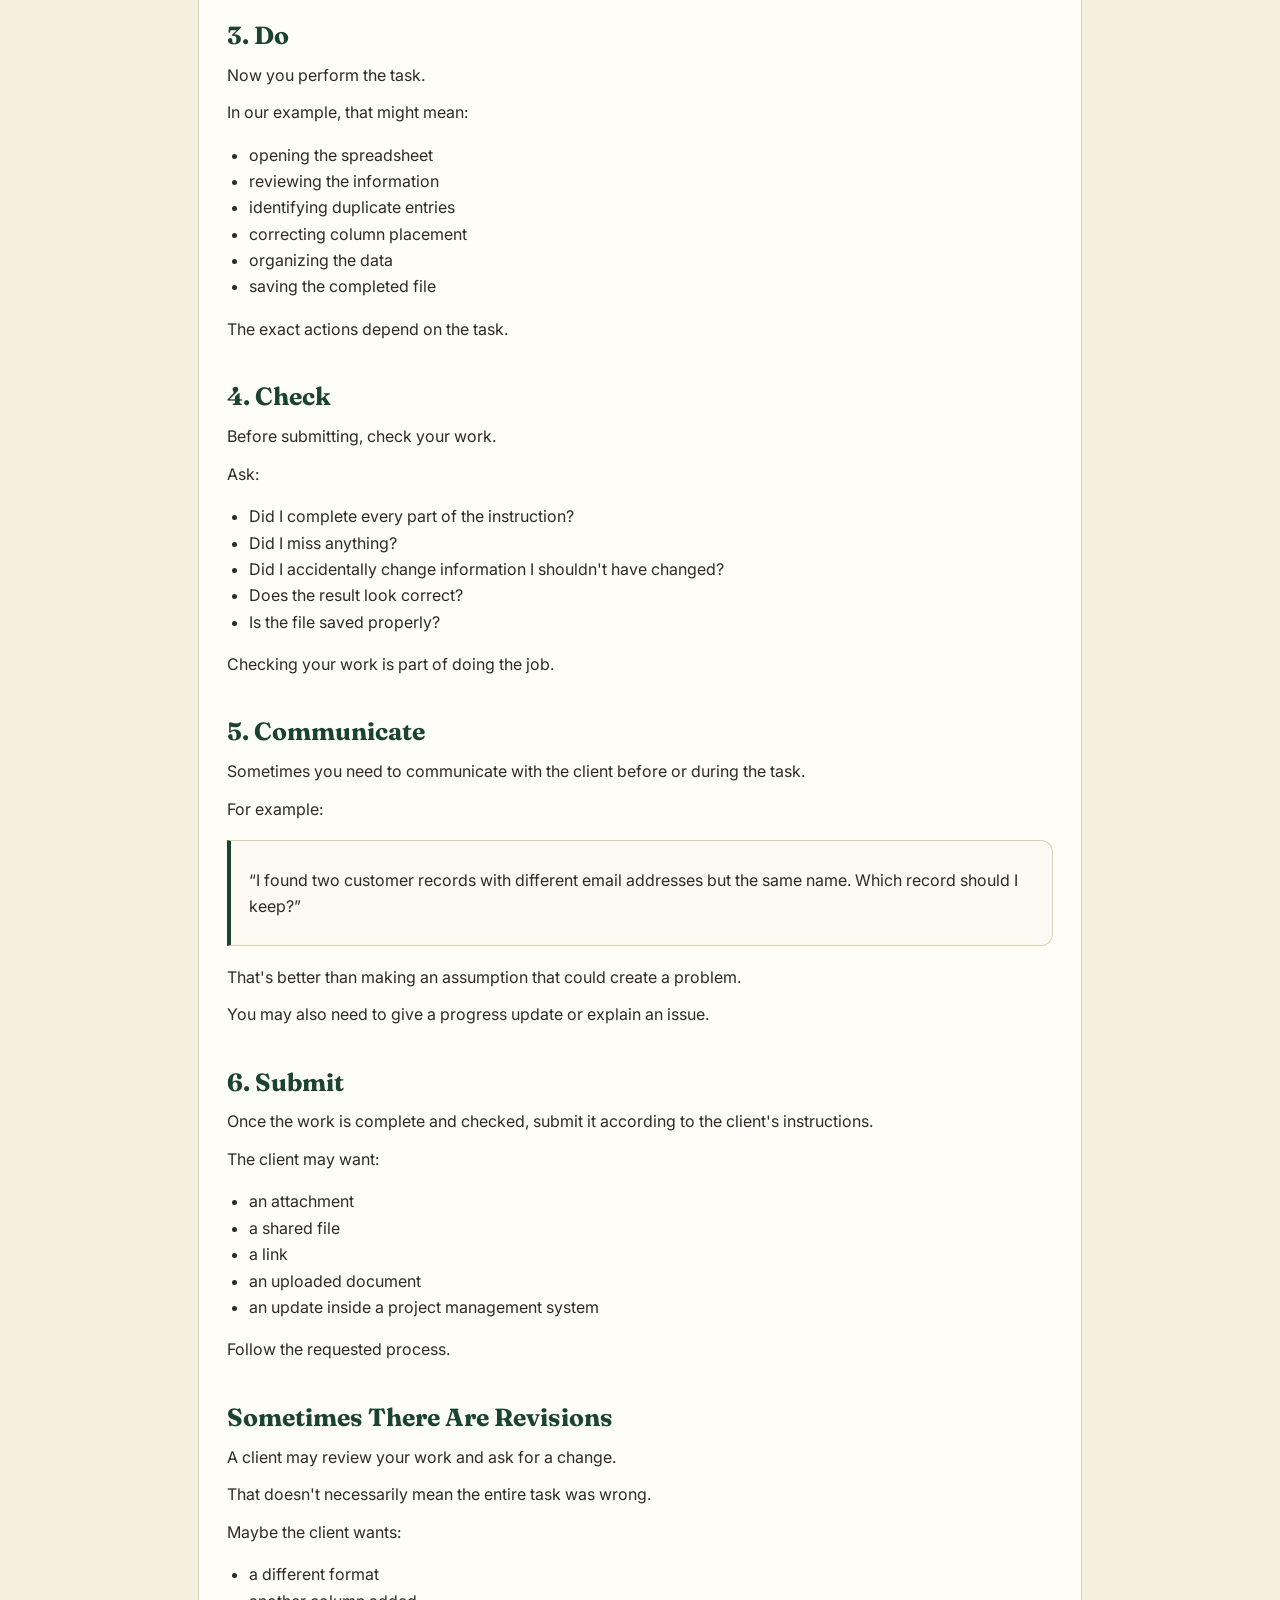
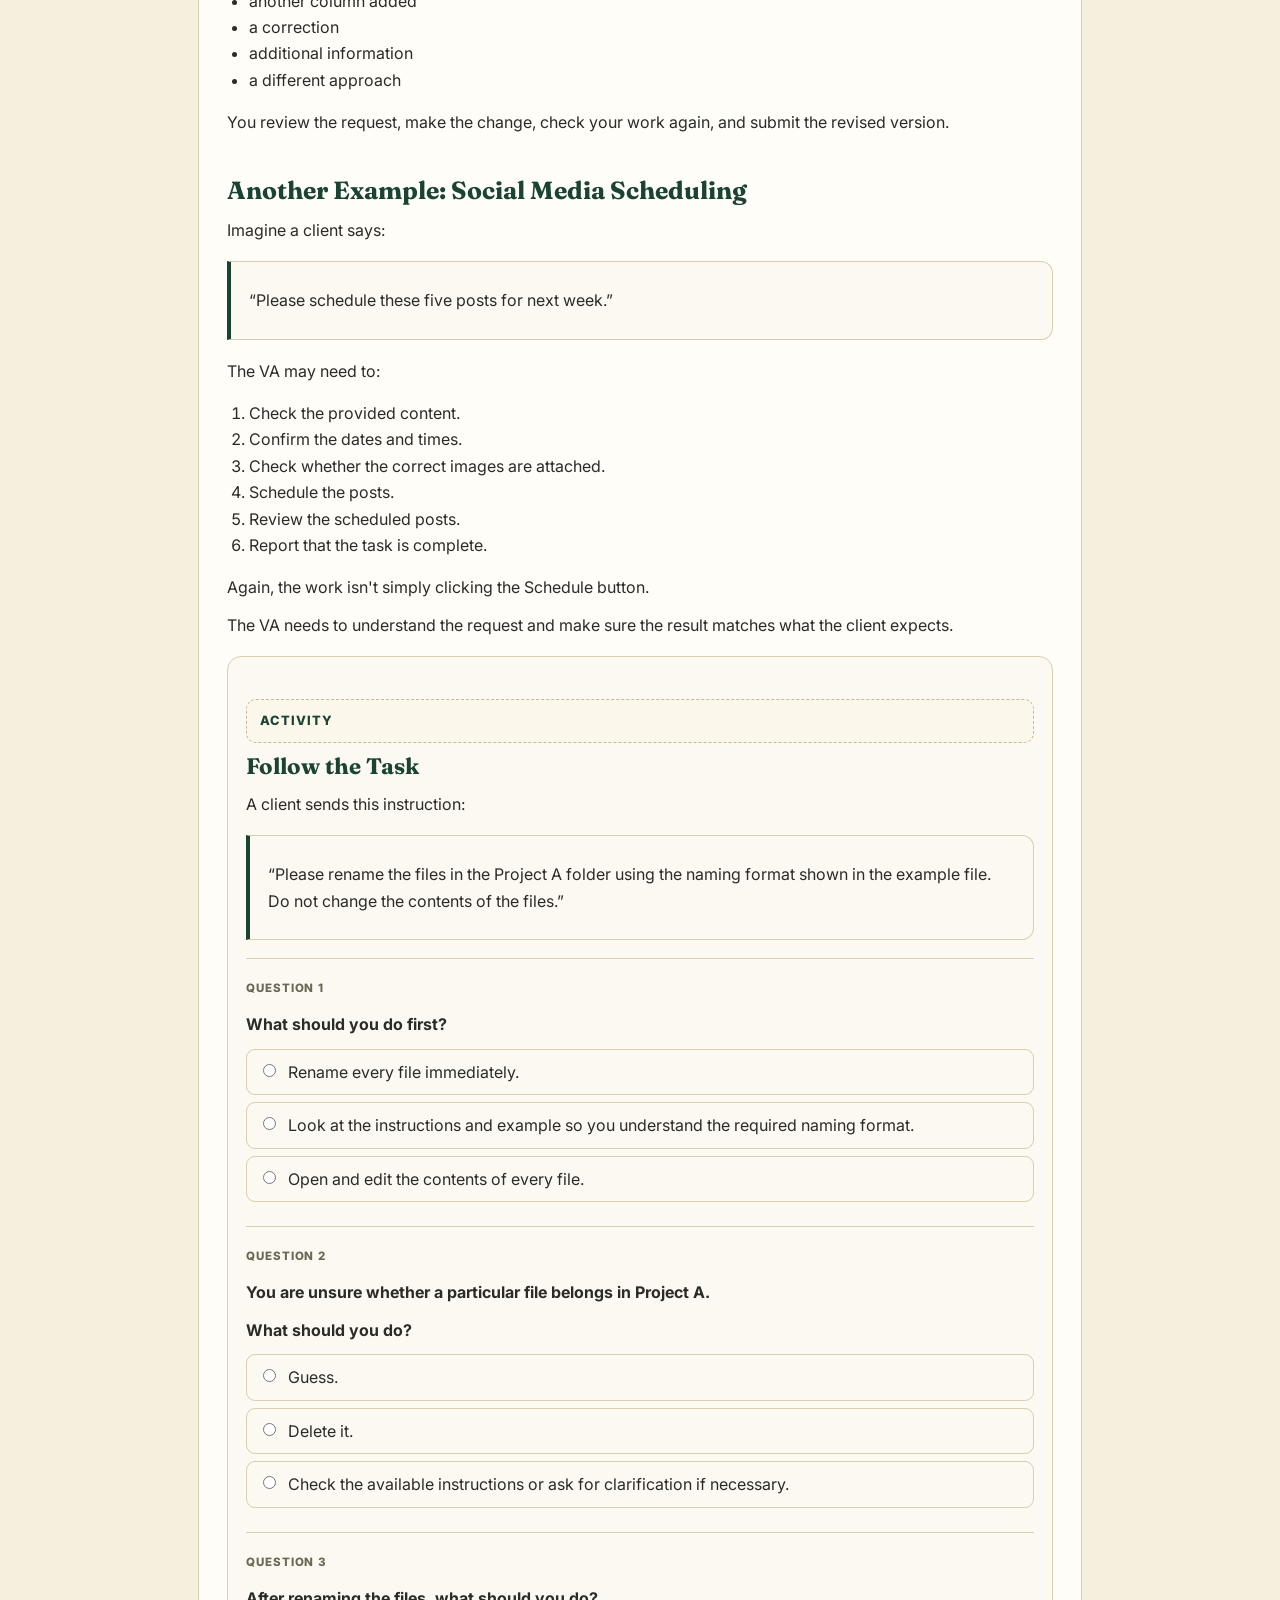
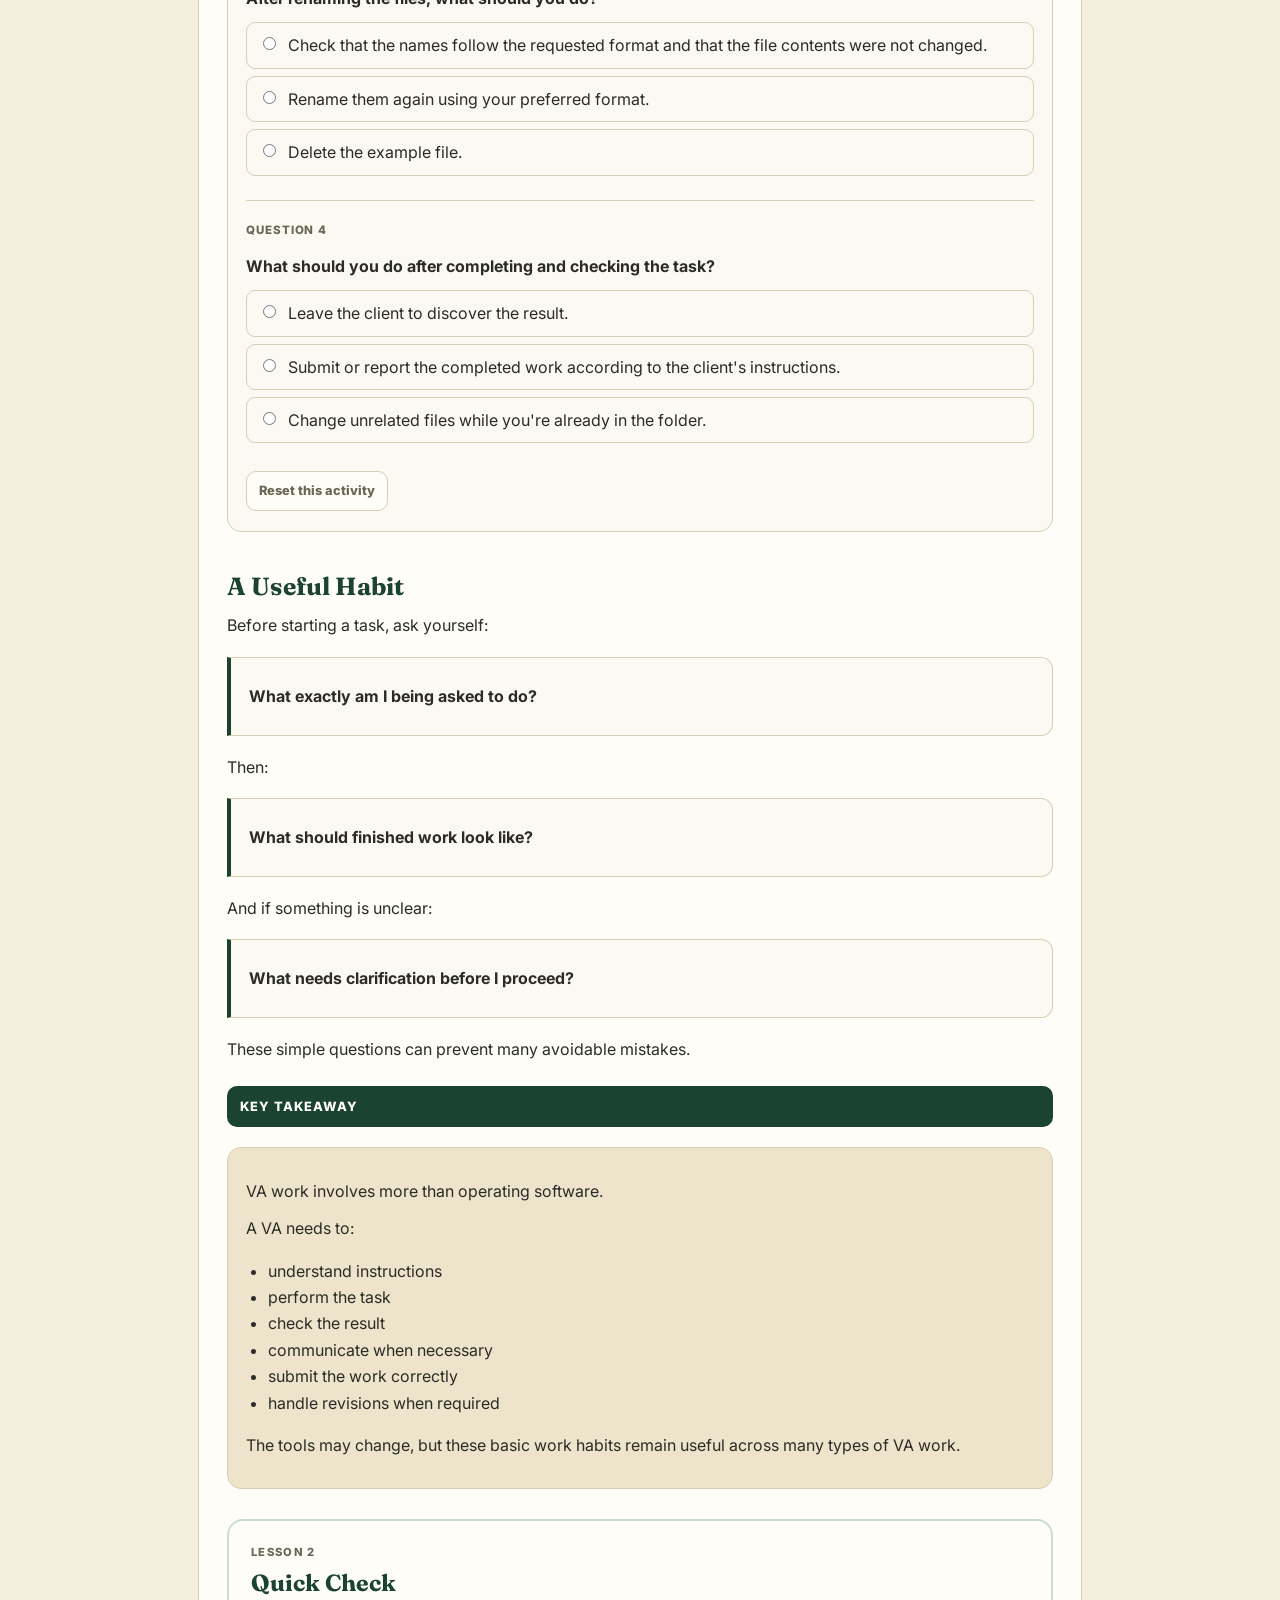
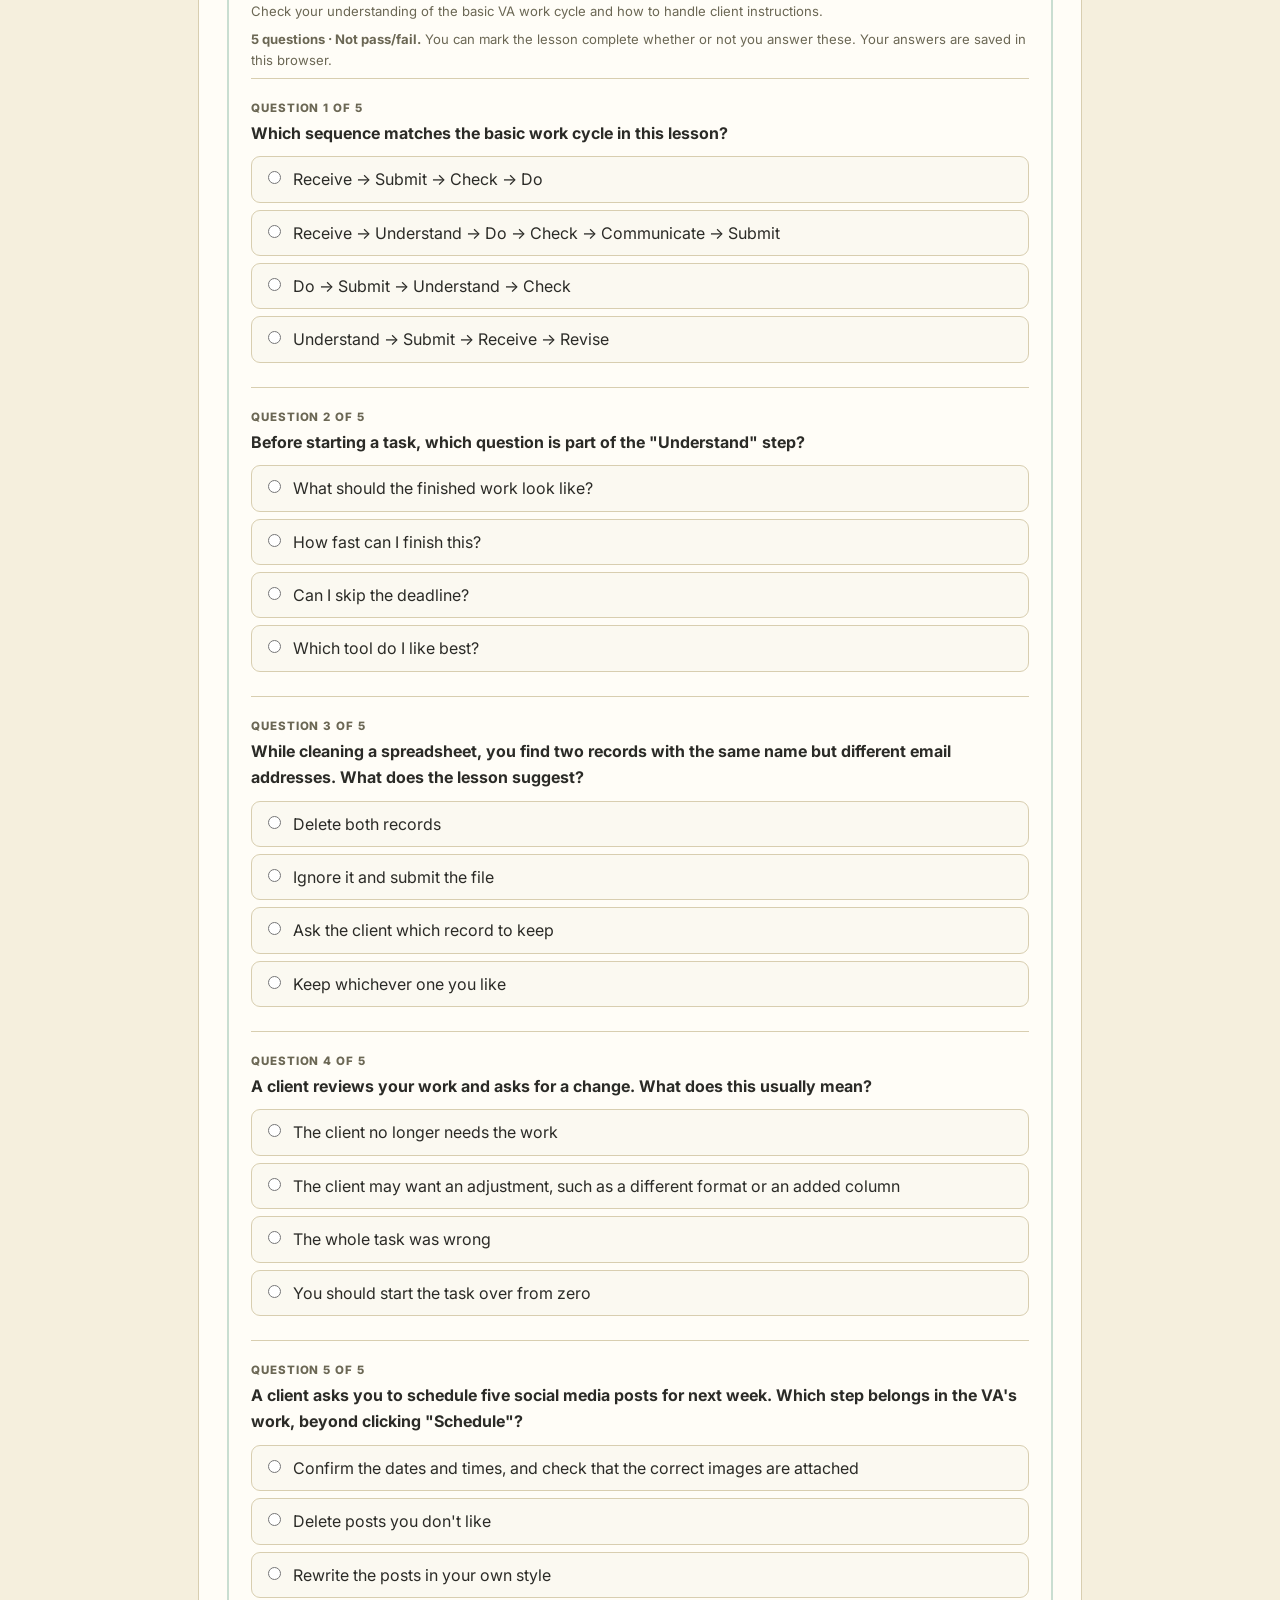
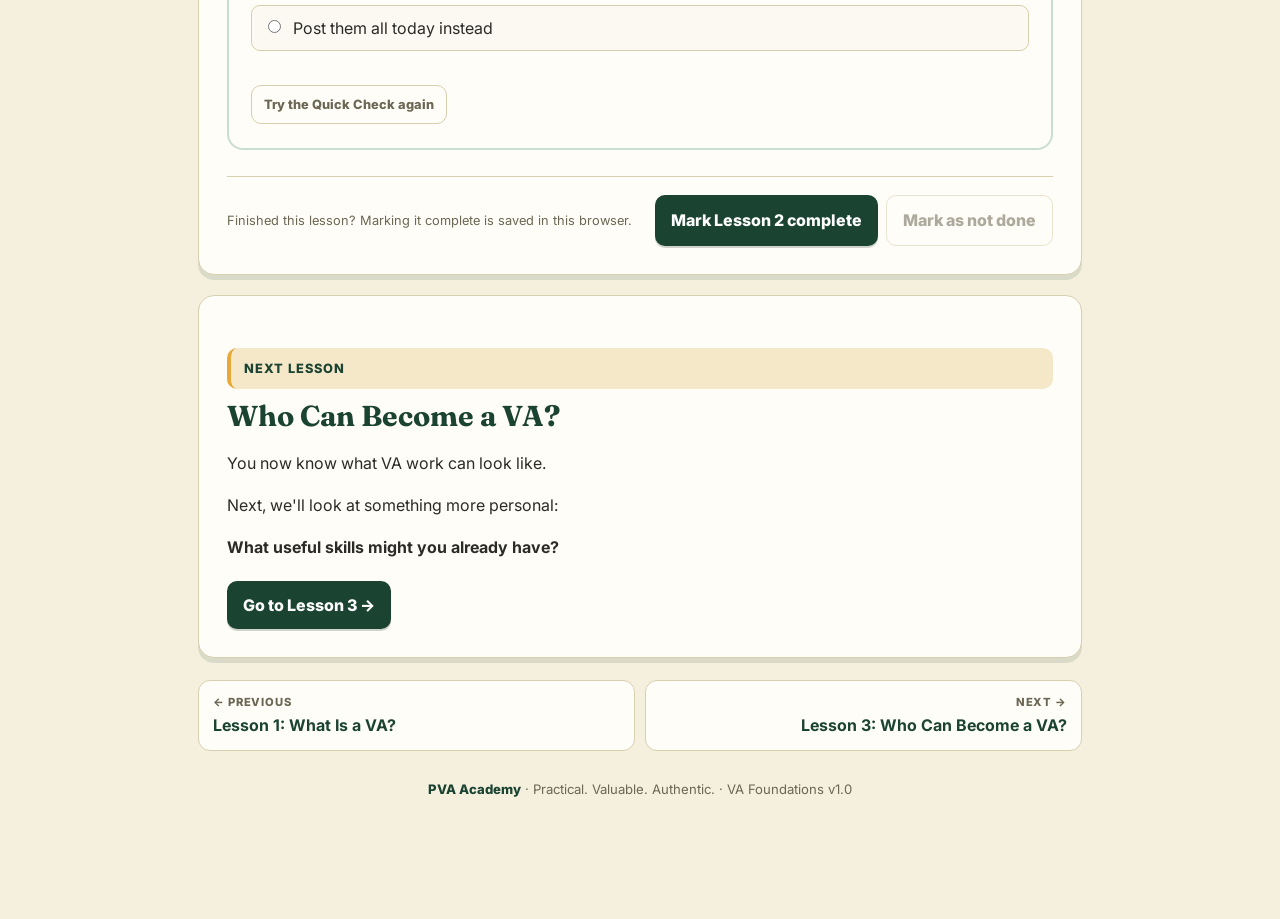
<file: public/lesson-2/index.html>
<!doctype html>
<html lang="en">
<head>
<meta charset="utf-8">
<meta name="viewport" content="width=device-width, initial-scale=1">
<meta name="theme-color" content="#1B4332">
<title>Lesson 2: What Does a VA Actually Do? — VA Foundations | PVA Academy</title>
<link rel="preconnect" href="https://fonts.googleapis.com">
<link rel="preconnect" href="https://fonts.gstatic.com" crossorigin>
<link href="https://fonts.googleapis.com/css2?family=Fraunces:opsz,wght@9..144,600;9..144,700&family=Inter:wght@400;500;600;700;800&display=swap" rel="stylesheet">
<link rel="stylesheet" href="../shared/course.css">
</head>
<body data-lesson-id="lesson-2" data-root="../">
<a class="skip-link" href="#main-content">Skip to course content</a>
<header class="route-bar"><div class="route-inner"><a class="home-btn" href="https://probinsiyanongva.org/" aria-label="Back to PVA Academy home page">← PVA Academy</a><div class="route-title"><a href="../">VA Foundations</a></div><div class="route-tag">STAGE 1 · EXPLORE</div></div></header>
<div class="progress-wrap"><div class="progress-inner"><div class="progress-label"><span id="progressText">Getting started</span><span id="progressPct">0%</span></div><div class="progress-track" id="progressTrack"></div></div></div>
<main id="main-content">
<div class="storage-banner hidden" id="storageBanner" role="status" aria-live="polite"><strong>Progress can't be saved in this browser.</strong><br><span id="storageBannerText">You can continue learning, but your progress may not remain after you close or refresh this page. If you are using private browsing or have blocked site data, try a normal browser window.</span></div>
<nav class="lesson-nav" id="lessonNav" aria-label="Course lessons"></nav>
<article class="card lesson" id="lessonCard">
<div class="lesson-head"><div class="lesson-num">2</div><div class="lesson-title-wrap"><div class="section-label">Lesson 2 of 8</div><h1>What Does a VA Actually Do?</h1><span class="done-stamp">✓ Completed</span></div></div>
<div class="lesson-body">
<h2>Start With a Client Task</h2><p>Imagine a client sends you this message:</p>
<blockquote>
<p>“Please organize the customer information in the attached spreadsheet. Remove duplicate entries, make sure the information is in the correct columns, and send me the completed file by 3 PM.”</p>
</blockquote>
<p>What does the VA actually do?</p>
<p>It's more than opening the spreadsheet and typing.</p>
<h2>The Basic Work Cycle</h2><p>A simple way to understand VA work is:</p>
<p><strong>Receive → Understand → Do → Check → Communicate → Submit</strong></p>
<p>Sometimes the work continues:</p>
<p><strong>Review → Revise → Submit again</strong></p>
<p>Let's look at each part.</p>
<h2>1. Receive</h2><p>The client gives you a task.</p>
<p>This might come through:</p>
<ul>
<li>email</li>
<li>chat</li>
<li>project management software</li>
<li>a shared document</li>
<li>another work system</li>
</ul>
<p>Your first job is to understand what has been given to you.</p>
<h2>2. Understand</h2><p>Before doing the work, determine:</p>
<ul>
<li>What exactly am I being asked to do?</li>
<li>Which files or information do I need?</li>
<li>What should the finished work look like?</li>
<li>When is it due?</li>
<li>Where should I submit it?</li>
<li>Is anything unclear?</li>
</ul>
<p>Don't start changing things simply because you can.</p>
<p>Understand the request first.</p>
<h2>3. Do</h2><p>Now you perform the task.</p>
<p>In our example, that might mean:</p>
<ul>
<li>opening the spreadsheet</li>
<li>reviewing the information</li>
<li>identifying duplicate entries</li>
<li>correcting column placement</li>
<li>organizing the data</li>
<li>saving the completed file</li>
</ul>
<p>The exact actions depend on the task.</p>
<h2>4. Check</h2><p>Before submitting, check your work.</p>
<p>Ask:</p>
<ul>
<li>Did I complete every part of the instruction?</li>
<li>Did I miss anything?</li>
<li>Did I accidentally change information I shouldn't have changed?</li>
<li>Does the result look correct?</li>
<li>Is the file saved properly?</li>
</ul>
<p>Checking your work is part of doing the job.</p>
<h2>5. Communicate</h2><p>Sometimes you need to communicate with the client before or during the task.</p>
<p>For example:</p>
<blockquote>
<p>“I found two customer records with different email addresses but the same name. Which record should I keep?”</p>
</blockquote>
<p>That's better than making an assumption that could create a problem.</p>
<p>You may also need to give a progress update or explain an issue.</p>
<h2>6. Submit</h2><p>Once the work is complete and checked, submit it according to the client's instructions.</p>
<p>The client may want:</p>
<ul>
<li>an attachment</li>
<li>a shared file</li>
<li>a link</li>
<li>an uploaded document</li>
<li>an update inside a project management system</li>
</ul>
<p>Follow the requested process.</p>
<h2>Sometimes There Are Revisions</h2><p>A client may review your work and ask for a change.</p>
<p>That doesn't necessarily mean the entire task was wrong.</p>
<p>Maybe the client wants:</p>
<ul>
<li>a different format</li>
<li>another column added</li>
<li>a correction</li>
<li>additional information</li>
<li>a different approach</li>
</ul>
<p>You review the request, make the change, check your work again, and submit the revised version.</p>
<h2>Another Example: Social Media Scheduling</h2><p>Imagine a client says:</p>
<blockquote>
<p>“Please schedule these five posts for next week.”</p>
</blockquote>
<p>The VA may need to:</p>
<ol>
<li>Check the provided content.</li>
<li>Confirm the dates and times.</li>
<li>Check whether the correct images are attached.</li>
<li>Schedule the posts.</li>
<li>Review the scheduled posts.</li>
<li>Report that the task is complete.</li>
</ol>
<p>Again, the work isn't simply clicking the Schedule button.</p>
<p>The VA needs to understand the request and make sure the result matches what the client expects.</p>
<section class="activity"><div class="activity-title">Activity</div><h2>Follow the Task</h2><p>A client sends this instruction:</p>
<blockquote>
<p>“Please rename the files in the Project A folder using the naming format shown in the example file. Do not change the contents of the files.”</p>
</blockquote><div class="act-item act-graded" data-key="act:question-1" data-correct="1" data-good="That&#x27;s the step the lesson recommends." data-try="The lesson&#x27;s answer is: Look at the instructions and example so you understand the required naming format."><div class="act-q"><span class="q-num">Question 1</span><br><p>What should you do first?</p></div><div class="choice-group" role="radiogroup"><label class="choice"><input type="radio" name="act:question-1" value="0"><span>Rename every file immediately.</span></label><label class="choice"><input type="radio" name="act:question-1" value="1"><span>Look at the instructions and example so you understand the required naming format.</span></label><label class="choice"><input type="radio" name="act:question-1" value="2"><span>Open and edit the contents of every file.</span></label></div><div class="feedback" aria-live="polite"></div></div><div class="act-item act-graded" data-key="act:question-2" data-correct="2" data-good="That&#x27;s the step the lesson recommends." data-try="The lesson&#x27;s answer is: Check the available instructions or ask for clarification if necessary."><div class="act-q"><span class="q-num">Question 2</span><br><p>You are unsure whether a particular file belongs in Project A.</p><p>What should you do?</p></div><div class="choice-group" role="radiogroup"><label class="choice"><input type="radio" name="act:question-2" value="0"><span>Guess.</span></label><label class="choice"><input type="radio" name="act:question-2" value="1"><span>Delete it.</span></label><label class="choice"><input type="radio" name="act:question-2" value="2"><span>Check the available instructions or ask for clarification if necessary.</span></label></div><div class="feedback" aria-live="polite"></div></div><div class="act-item act-graded" data-key="act:question-3" data-correct="0" data-good="That&#x27;s the step the lesson recommends." data-try="The lesson&#x27;s answer is: Check that the names follow the requested format and that the file contents were not changed."><div class="act-q"><span class="q-num">Question 3</span><br><p>After renaming the files, what should you do?</p></div><div class="choice-group" role="radiogroup"><label class="choice"><input type="radio" name="act:question-3" value="0"><span>Check that the names follow the requested format and that the file contents were not changed.</span></label><label class="choice"><input type="radio" name="act:question-3" value="1"><span>Rename them again using your preferred format.</span></label><label class="choice"><input type="radio" name="act:question-3" value="2"><span>Delete the example file.</span></label></div><div class="feedback" aria-live="polite"></div></div><div class="act-item act-graded" data-key="act:question-4" data-correct="1" data-good="That&#x27;s the step the lesson recommends." data-try="The lesson&#x27;s answer is: Submit or report the completed work according to the client&#x27;s instructions."><div class="act-q"><span class="q-num">Question 4</span><br><p>What should you do after completing and checking the task?</p></div><div class="choice-group" role="radiogroup"><label class="choice"><input type="radio" name="act:question-4" value="0"><span>Leave the client to discover the result.</span></label><label class="choice"><input type="radio" name="act:question-4" value="1"><span>Submit or report the completed work according to the client's instructions.</span></label><label class="choice"><input type="radio" name="act:question-4" value="2"><span>Change unrelated files while you're already in the folder.</span></label></div><div class="feedback" aria-live="polite"></div></div><div class="hero-actions" style="margin:4px 0 12px"><button type="button" class="btn subtle small-btn" data-reset-activity>Reset this activity</button></div></section>
<h2>A Useful Habit</h2><p>Before starting a task, ask yourself:</p>
<blockquote>
<p><strong>What exactly am I being asked to do?</strong></p>
</blockquote>
<p>Then:</p>
<blockquote>
<p><strong>What should finished work look like?</strong></p>
</blockquote>
<p>And if something is unclear:</p>
<blockquote>
<p><strong>What needs clarification before I proceed?</strong></p>
</blockquote>
<p>These simple questions can prevent many avoidable mistakes.</p>
<div class="takeaway-title">Key Takeaway</div><div class="key-idea"><p>VA work involves more than operating software.</p>
<p>A VA needs to:</p>
<ul>
<li>understand instructions</li>
<li>perform the task</li>
<li>check the result</li>
<li>communicate when necessary</li>
<li>submit the work correctly</li>
<li>handle revisions when required</li>
</ul>
<p>The tools may change, but these basic work habits remain useful across many types of VA work.</p></div>
</div>
<section class="quick-check" id="quickCheck" aria-label="Quick Check"></section>
<div class="lesson-footer"><span class="next-hint">Finished this lesson? Marking it complete is saved in this browser.</span><div class="footer-actions"><button class="btn" type="button" id="markBtn">Mark Lesson 2 complete</button><button class="btn subtle" type="button" id="notDoneBtn" disabled>Mark as not done</button></div></div>
<div class="tip hidden" id="donePanel" role="status"><strong>Lesson 2 is marked complete.</strong> <span class="small">It's saved in this browser.</span><div class="hero-actions" style="margin-top:10px"><button class="btn secondary small-btn" type="button" id="notesBtn">Download my Lesson 2 notes (.txt)</button></div></div>
</article>
<section class="card"><div class="connection-title">Next Lesson</div><h2>Who Can Become a VA?</h2><p>You now know what VA work can look like.</p><p>Next, we'll look at something more personal:</p><p><strong>What useful skills might you already have?</strong></p><div class="hero-actions"><a class="btn" href="../lesson-3/">Go to Lesson 3 →</a></div></section>
<nav class="pager" aria-label="Lesson navigation"><a class="prev" href="../lesson-1/"><span class="pager-dir">← Previous</span><span class="pager-title">Lesson 1: What Is a VA?</span></a><a class="next" href="../lesson-3/"><span class="pager-dir">Next →</span><span class="pager-title">Lesson 3: Who Can Become a VA?</span></a></nav>
<footer><span class="footer-mark">PVA Academy</span> · Practical. Valuable. Authentic. · VA Foundations v1.0</footer>
</main>
<script src="../shared/progress.js"></script>
<script src="../shared/quick-checks.js"></script>
<script src="../shared/lesson.js"></script>
</body>
</html>
</file>
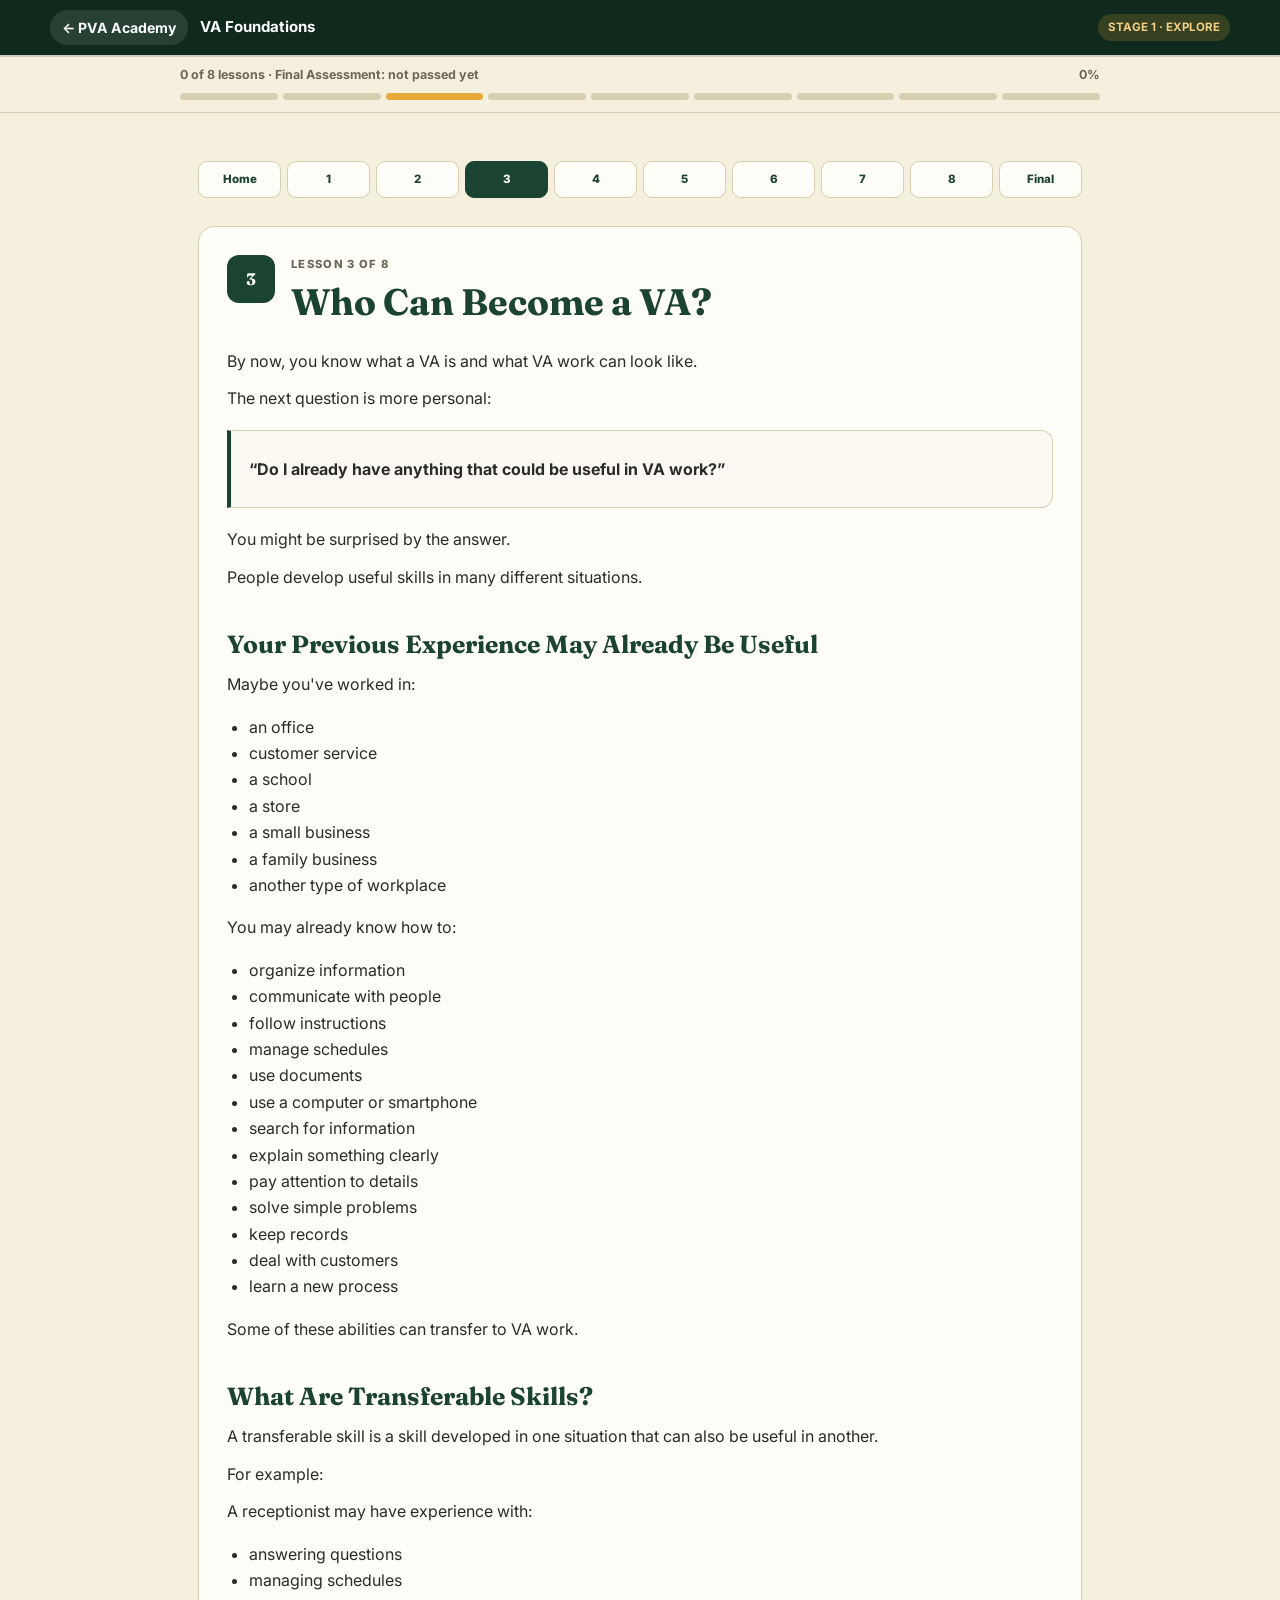
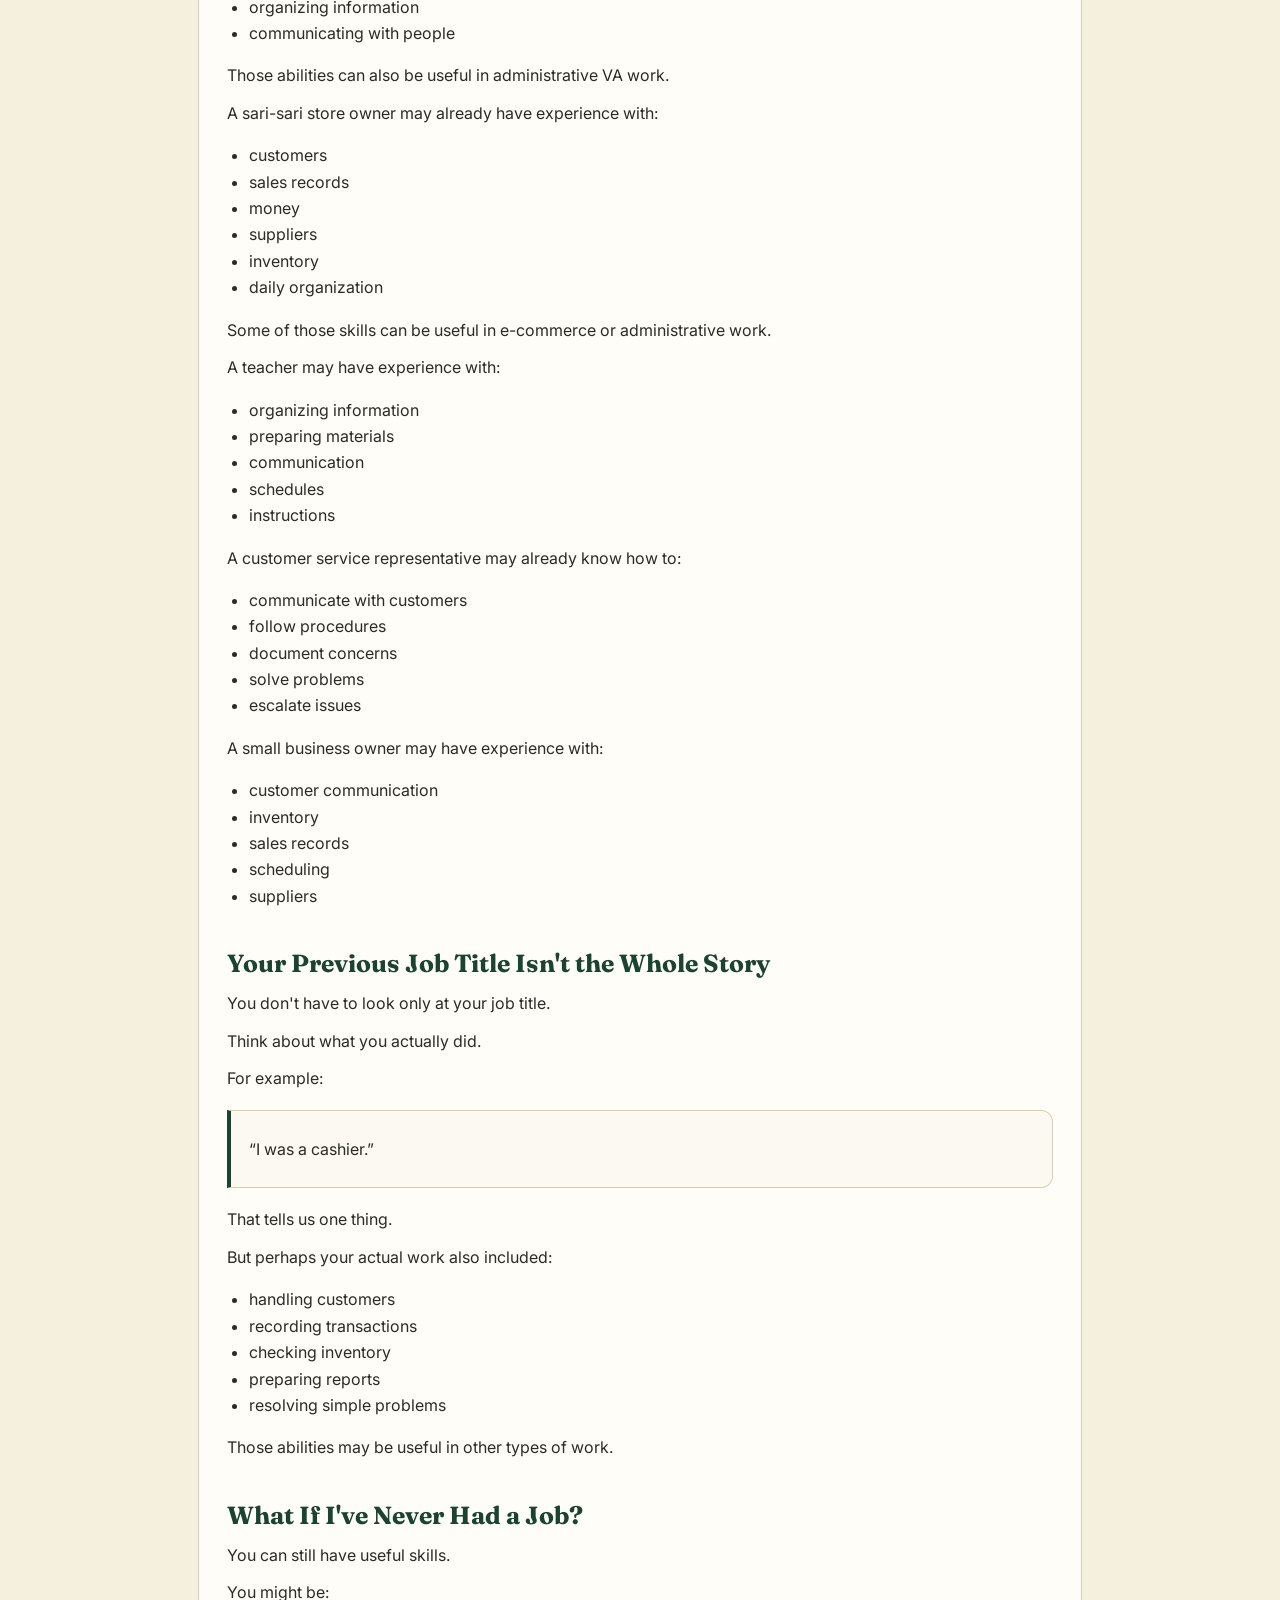
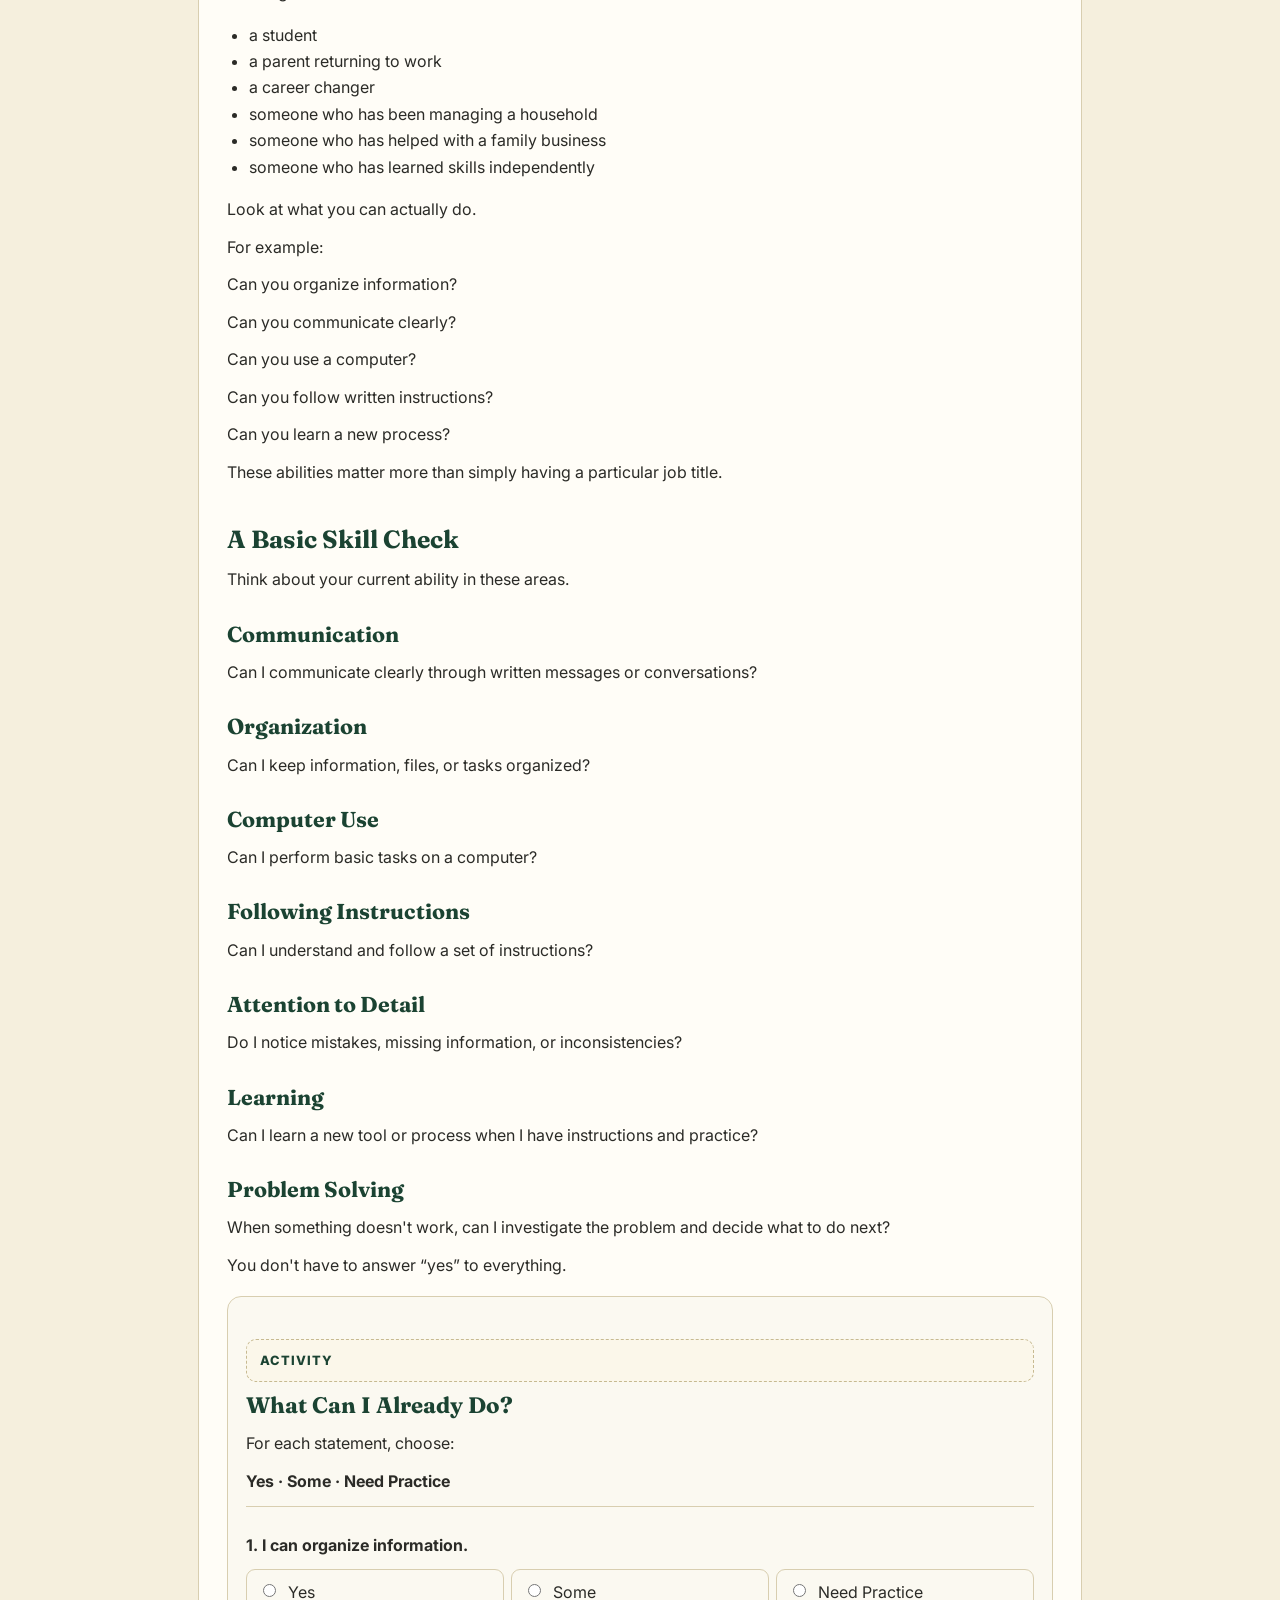
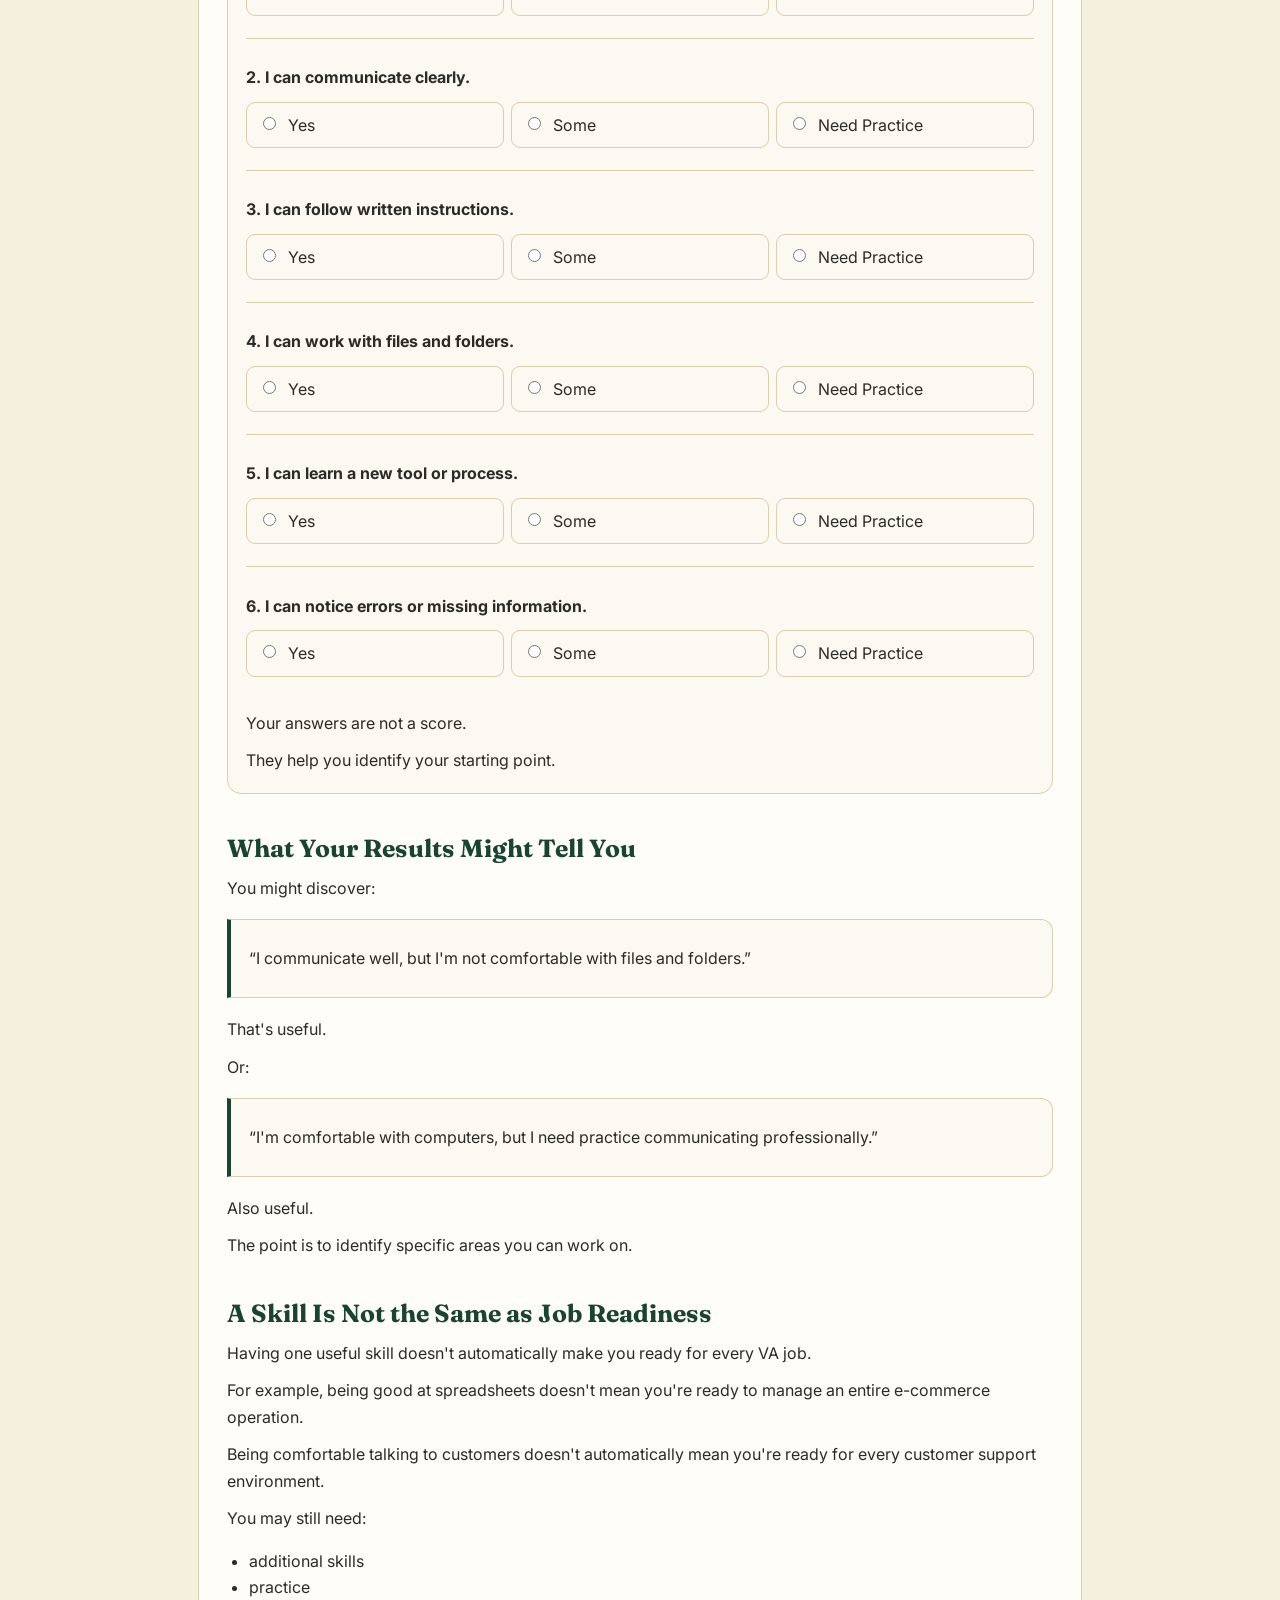
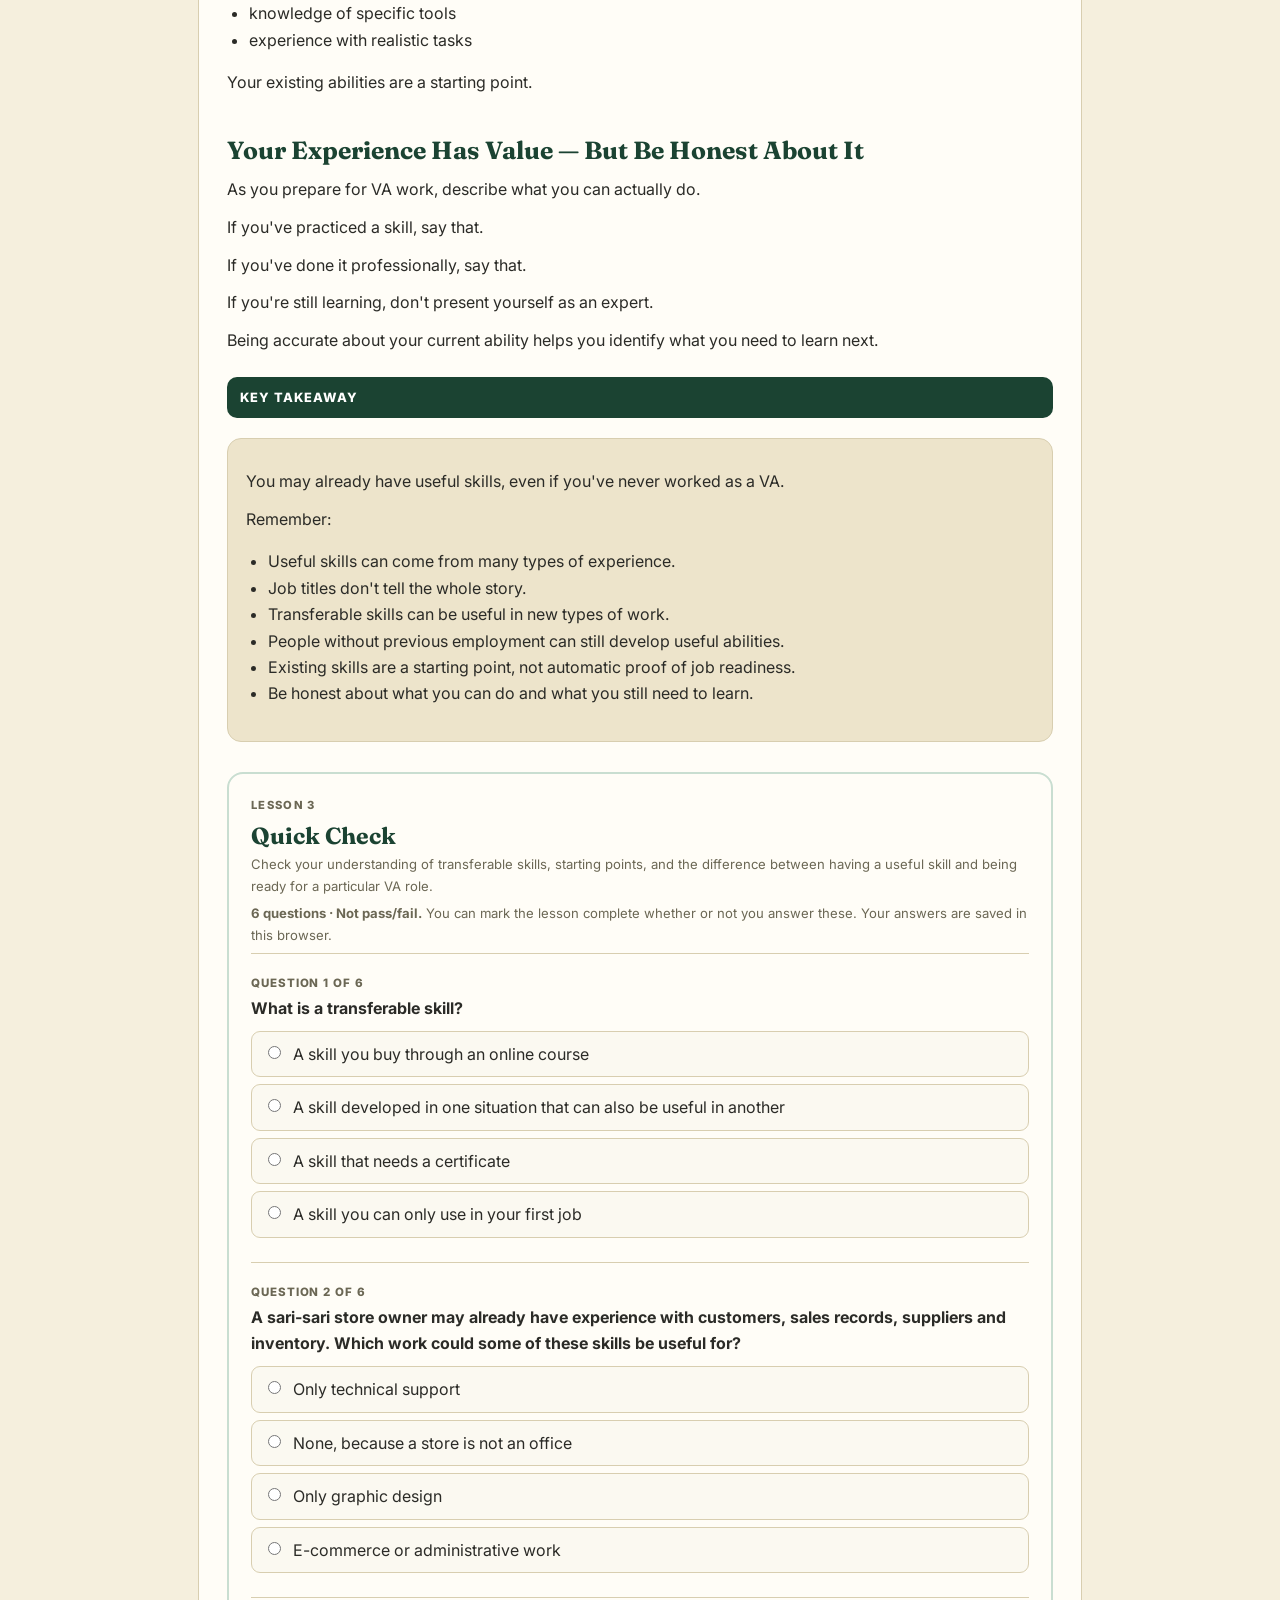
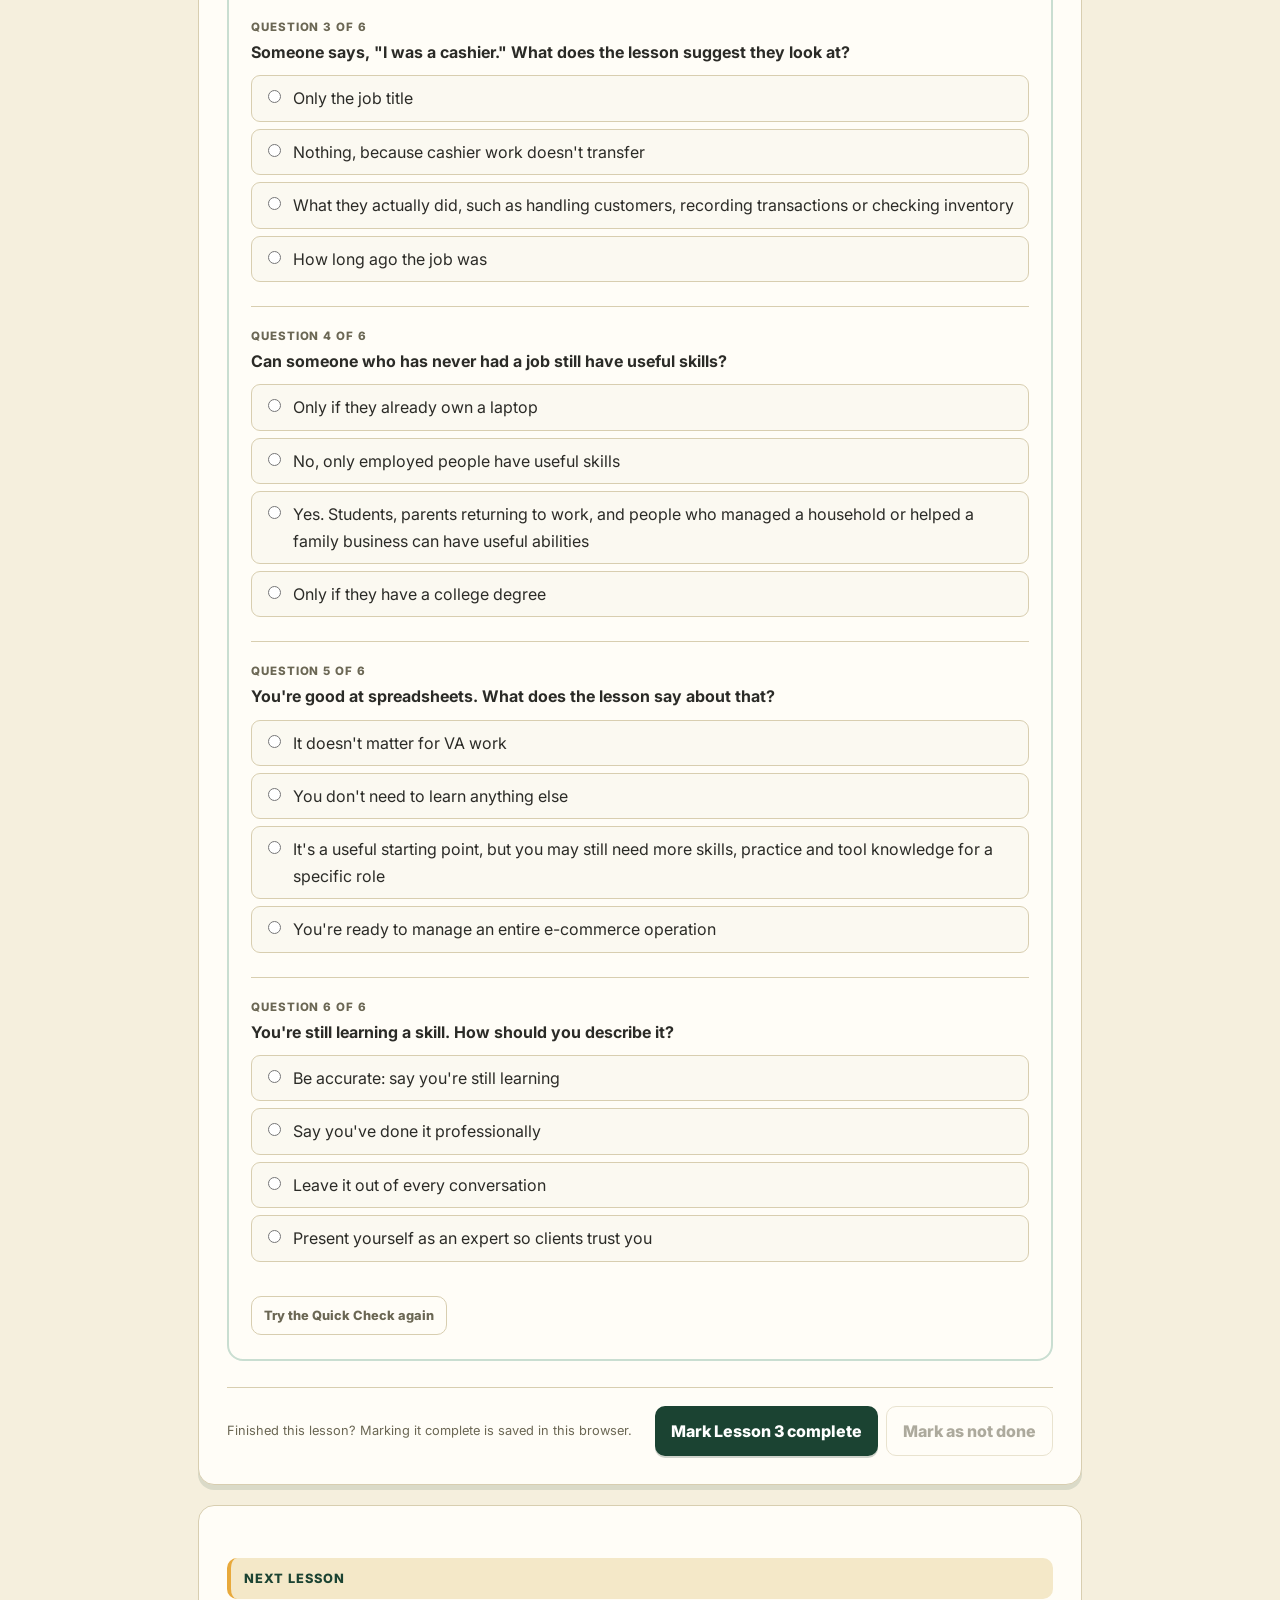
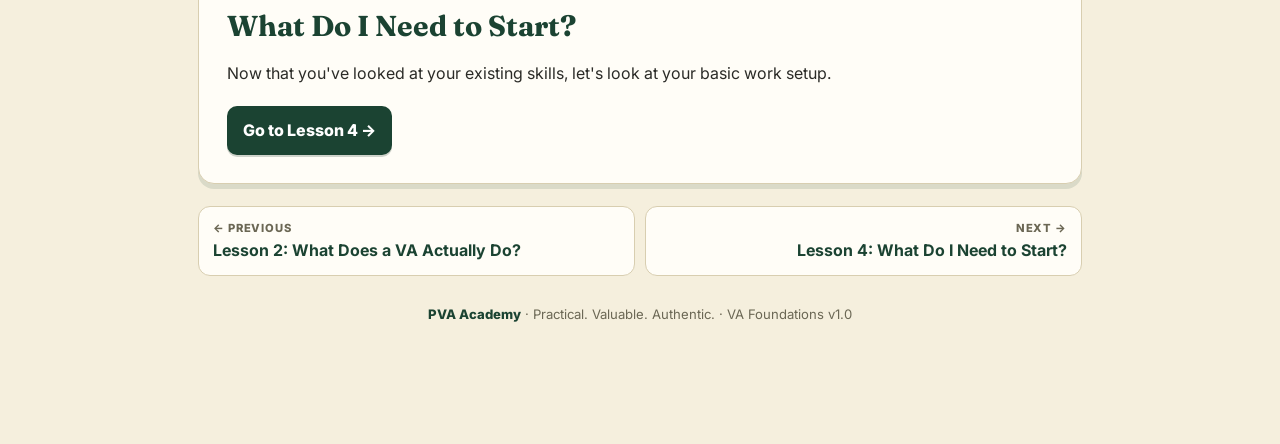
<file: public/lesson-3/index.html>
<!doctype html>
<html lang="en">
<head>
<meta charset="utf-8">
<meta name="viewport" content="width=device-width, initial-scale=1">
<meta name="theme-color" content="#1B4332">
<title>Lesson 3: Who Can Become a VA? — VA Foundations | PVA Academy</title>
<link rel="preconnect" href="https://fonts.googleapis.com">
<link rel="preconnect" href="https://fonts.gstatic.com" crossorigin>
<link href="https://fonts.googleapis.com/css2?family=Fraunces:opsz,wght@9..144,600;9..144,700&family=Inter:wght@400;500;600;700;800&display=swap" rel="stylesheet">
<link rel="stylesheet" href="../shared/course.css">
</head>
<body data-lesson-id="lesson-3" data-root="../">
<a class="skip-link" href="#main-content">Skip to course content</a>
<header class="route-bar"><div class="route-inner"><a class="home-btn" href="https://probinsiyanongva.org/" aria-label="Back to PVA Academy home page">← PVA Academy</a><div class="route-title"><a href="../">VA Foundations</a></div><div class="route-tag">STAGE 1 · EXPLORE</div></div></header>
<div class="progress-wrap"><div class="progress-inner"><div class="progress-label"><span id="progressText">Getting started</span><span id="progressPct">0%</span></div><div class="progress-track" id="progressTrack"></div></div></div>
<main id="main-content">
<div class="storage-banner hidden" id="storageBanner" role="status" aria-live="polite"><strong>Progress can't be saved in this browser.</strong><br><span id="storageBannerText">You can continue learning, but your progress may not remain after you close or refresh this page. If you are using private browsing or have blocked site data, try a normal browser window.</span></div>
<nav class="lesson-nav" id="lessonNav" aria-label="Course lessons"></nav>
<article class="card lesson" id="lessonCard">
<div class="lesson-head"><div class="lesson-num">3</div><div class="lesson-title-wrap"><div class="section-label">Lesson 3 of 8</div><h1>Who Can Become a VA?</h1><span class="done-stamp">✓ Completed</span></div></div>
<div class="lesson-body">
<p>By now, you know what a VA is and what VA work can look like.</p>
<p>The next question is more personal:</p>
<blockquote>
<p><strong>“Do I already have anything that could be useful in VA work?”</strong></p>
</blockquote>
<p>You might be surprised by the answer.</p>
<p>People develop useful skills in many different situations.</p>
<h2>Your Previous Experience May Already Be Useful</h2><p>Maybe you've worked in:</p>
<ul>
<li>an office</li>
<li>customer service</li>
<li>a school</li>
<li>a store</li>
<li>a small business</li>
<li>a family business</li>
<li>another type of workplace</li>
</ul>
<p>You may already know how to:</p>
<ul>
<li>organize information</li>
<li>communicate with people</li>
<li>follow instructions</li>
<li>manage schedules</li>
<li>use documents</li>
<li>use a computer or smartphone</li>
<li>search for information</li>
<li>explain something clearly</li>
<li>pay attention to details</li>
<li>solve simple problems</li>
<li>keep records</li>
<li>deal with customers</li>
<li>learn a new process</li>
</ul>
<p>Some of these abilities can transfer to VA work.</p>
<h2>What Are Transferable Skills?</h2><p>A transferable skill is a skill developed in one situation that can also be useful in another.</p>
<p>For example:</p>
<p>A receptionist may have experience with:</p>
<ul>
<li>answering questions</li>
<li>managing schedules</li>
<li>organizing information</li>
<li>communicating with people</li>
</ul>
<p>Those abilities can also be useful in administrative VA work.</p>
<p>A sari-sari store owner may already have experience with:</p>
<ul>
<li>customers</li>
<li>sales records</li>
<li>money</li>
<li>suppliers</li>
<li>inventory</li>
<li>daily organization</li>
</ul>
<p>Some of those skills can be useful in e-commerce or administrative work.</p>
<p>A teacher may have experience with:</p>
<ul>
<li>organizing information</li>
<li>preparing materials</li>
<li>communication</li>
<li>schedules</li>
<li>instructions</li>
</ul>
<p>A customer service representative may already know how to:</p>
<ul>
<li>communicate with customers</li>
<li>follow procedures</li>
<li>document concerns</li>
<li>solve problems</li>
<li>escalate issues</li>
</ul>
<p>A small business owner may have experience with:</p>
<ul>
<li>customer communication</li>
<li>inventory</li>
<li>sales records</li>
<li>scheduling</li>
<li>suppliers</li>
</ul>
<h2>Your Previous Job Title Isn&#x27;t the Whole Story</h2><p>You don't have to look only at your job title.</p>
<p>Think about what you actually did.</p>
<p>For example:</p>
<blockquote>
<p>“I was a cashier.”</p>
</blockquote>
<p>That tells us one thing.</p>
<p>But perhaps your actual work also included:</p>
<ul>
<li>handling customers</li>
<li>recording transactions</li>
<li>checking inventory</li>
<li>preparing reports</li>
<li>resolving simple problems</li>
</ul>
<p>Those abilities may be useful in other types of work.</p>
<h2>What If I&#x27;ve Never Had a Job?</h2><p>You can still have useful skills.</p>
<p>You might be:</p>
<ul>
<li>a student</li>
<li>a parent returning to work</li>
<li>a career changer</li>
<li>someone who has been managing a household</li>
<li>someone who has helped with a family business</li>
<li>someone who has learned skills independently</li>
</ul>
<p>Look at what you can actually do.</p>
<p>For example:</p>
<p>Can you organize information?</p>
<p>Can you communicate clearly?</p>
<p>Can you use a computer?</p>
<p>Can you follow written instructions?</p>
<p>Can you learn a new process?</p>
<p>These abilities matter more than simply having a particular job title.</p>
<h2>A Basic Skill Check</h2><p>Think about your current ability in these areas.</p>
<h3>Communication</h3>
<p>Can I communicate clearly through written messages or conversations?</p>
<h3>Organization</h3>
<p>Can I keep information, files, or tasks organized?</p>
<h3>Computer Use</h3>
<p>Can I perform basic tasks on a computer?</p>
<h3>Following Instructions</h3>
<p>Can I understand and follow a set of instructions?</p>
<h3>Attention to Detail</h3>
<p>Do I notice mistakes, missing information, or inconsistencies?</p>
<h3>Learning</h3>
<p>Can I learn a new tool or process when I have instructions and practice?</p>
<h3>Problem Solving</h3>
<p>When something doesn't work, can I investigate the problem and decide what to do next?</p>
<p>You don't have to answer “yes” to everything.</p>
<section class="activity"><div class="activity-title">Activity</div><h2>What Can I Already Do?</h2><p>For each statement, choose:</p><p><strong>Yes · Some · Need Practice</strong></p><div class="act-item"><p class="act-q">1. I can organize information.</p><div class="choice-row self-choice" role="radiogroup" aria-label="I can organize information." data-key="resp:can-1" data-note-label="1. I can organize information."><label class="choice"><input type="radio" name="resp:can-1" value="Yes"><span>Yes</span></label><label class="choice"><input type="radio" name="resp:can-1" value="Some"><span>Some</span></label><label class="choice"><input type="radio" name="resp:can-1" value="Need Practice"><span>Need Practice</span></label></div></div><div class="act-item"><p class="act-q">2. I can communicate clearly.</p><div class="choice-row self-choice" role="radiogroup" aria-label="I can communicate clearly." data-key="resp:can-2" data-note-label="2. I can communicate clearly."><label class="choice"><input type="radio" name="resp:can-2" value="Yes"><span>Yes</span></label><label class="choice"><input type="radio" name="resp:can-2" value="Some"><span>Some</span></label><label class="choice"><input type="radio" name="resp:can-2" value="Need Practice"><span>Need Practice</span></label></div></div><div class="act-item"><p class="act-q">3. I can follow written instructions.</p><div class="choice-row self-choice" role="radiogroup" aria-label="I can follow written instructions." data-key="resp:can-3" data-note-label="3. I can follow written instructions."><label class="choice"><input type="radio" name="resp:can-3" value="Yes"><span>Yes</span></label><label class="choice"><input type="radio" name="resp:can-3" value="Some"><span>Some</span></label><label class="choice"><input type="radio" name="resp:can-3" value="Need Practice"><span>Need Practice</span></label></div></div><div class="act-item"><p class="act-q">4. I can work with files and folders.</p><div class="choice-row self-choice" role="radiogroup" aria-label="I can work with files and folders." data-key="resp:can-4" data-note-label="4. I can work with files and folders."><label class="choice"><input type="radio" name="resp:can-4" value="Yes"><span>Yes</span></label><label class="choice"><input type="radio" name="resp:can-4" value="Some"><span>Some</span></label><label class="choice"><input type="radio" name="resp:can-4" value="Need Practice"><span>Need Practice</span></label></div></div><div class="act-item"><p class="act-q">5. I can learn a new tool or process.</p><div class="choice-row self-choice" role="radiogroup" aria-label="I can learn a new tool or process." data-key="resp:can-5" data-note-label="5. I can learn a new tool or process."><label class="choice"><input type="radio" name="resp:can-5" value="Yes"><span>Yes</span></label><label class="choice"><input type="radio" name="resp:can-5" value="Some"><span>Some</span></label><label class="choice"><input type="radio" name="resp:can-5" value="Need Practice"><span>Need Practice</span></label></div></div><div class="act-item"><p class="act-q">6. I can notice errors or missing information.</p><div class="choice-row self-choice" role="radiogroup" aria-label="I can notice errors or missing information." data-key="resp:can-6" data-note-label="6. I can notice errors or missing information."><label class="choice"><input type="radio" name="resp:can-6" value="Yes"><span>Yes</span></label><label class="choice"><input type="radio" name="resp:can-6" value="Some"><span>Some</span></label><label class="choice"><input type="radio" name="resp:can-6" value="Need Practice"><span>Need Practice</span></label></div></div><p>Your answers are not a score.</p><p>They help you identify your starting point.</p></section>
<h2>What Your Results Might Tell You</h2><p>You might discover:</p>
<blockquote>
<p>“I communicate well, but I'm not comfortable with files and folders.”</p>
</blockquote>
<p>That's useful.</p>
<p>Or:</p>
<blockquote>
<p>“I'm comfortable with computers, but I need practice communicating professionally.”</p>
</blockquote>
<p>Also useful.</p>
<p>The point is to identify specific areas you can work on.</p>
<h2>A Skill Is Not the Same as Job Readiness</h2><p>Having one useful skill doesn't automatically make you ready for every VA job.</p>
<p>For example, being good at spreadsheets doesn't mean you're ready to manage an entire e-commerce operation.</p>
<p>Being comfortable talking to customers doesn't automatically mean you're ready for every customer support environment.</p>
<p>You may still need:</p>
<ul>
<li>additional skills</li>
<li>practice</li>
<li>knowledge of specific tools</li>
<li>experience with realistic tasks</li>
</ul>
<p>Your existing abilities are a starting point.</p>
<h2>Your Experience Has Value — But Be Honest About It</h2><p>As you prepare for VA work, describe what you can actually do.</p>
<p>If you've practiced a skill, say that.</p>
<p>If you've done it professionally, say that.</p>
<p>If you're still learning, don't present yourself as an expert.</p>
<p>Being accurate about your current ability helps you identify what you need to learn next.</p>
<div class="takeaway-title">Key Takeaway</div><div class="key-idea"><p>You may already have useful skills, even if you've never worked as a VA.</p>
<p>Remember:</p>
<ul>
<li>Useful skills can come from many types of experience.</li>
<li>Job titles don't tell the whole story.</li>
<li>Transferable skills can be useful in new types of work.</li>
<li>People without previous employment can still develop useful abilities.</li>
<li>Existing skills are a starting point, not automatic proof of job readiness.</li>
<li>Be honest about what you can do and what you still need to learn.</li>
</ul></div>
</div>
<section class="quick-check" id="quickCheck" aria-label="Quick Check"></section>
<div class="lesson-footer"><span class="next-hint">Finished this lesson? Marking it complete is saved in this browser.</span><div class="footer-actions"><button class="btn" type="button" id="markBtn">Mark Lesson 3 complete</button><button class="btn subtle" type="button" id="notDoneBtn" disabled>Mark as not done</button></div></div>
<div class="tip hidden" id="donePanel" role="status"><strong>Lesson 3 is marked complete.</strong> <span class="small">It's saved in this browser.</span><div class="hero-actions" style="margin-top:10px"><button class="btn secondary small-btn" type="button" id="notesBtn">Download my Lesson 3 notes (.txt)</button></div></div>
</article>
<section class="card"><div class="connection-title">Next Lesson</div><h2>What Do I Need to Start?</h2><p>Now that you've looked at your existing skills, let's look at your basic work setup.</p><div class="hero-actions"><a class="btn" href="../lesson-4/">Go to Lesson 4 →</a></div></section>
<nav class="pager" aria-label="Lesson navigation"><a class="prev" href="../lesson-2/"><span class="pager-dir">← Previous</span><span class="pager-title">Lesson 2: What Does a VA Actually Do?</span></a><a class="next" href="../lesson-4/"><span class="pager-dir">Next →</span><span class="pager-title">Lesson 4: What Do I Need to Start?</span></a></nav>
<footer><span class="footer-mark">PVA Academy</span> · Practical. Valuable. Authentic. · VA Foundations v1.0</footer>
</main>
<script src="../shared/progress.js"></script>
<script src="../shared/quick-checks.js"></script>
<script src="../shared/lesson.js"></script>
</body>
</html>
</file>
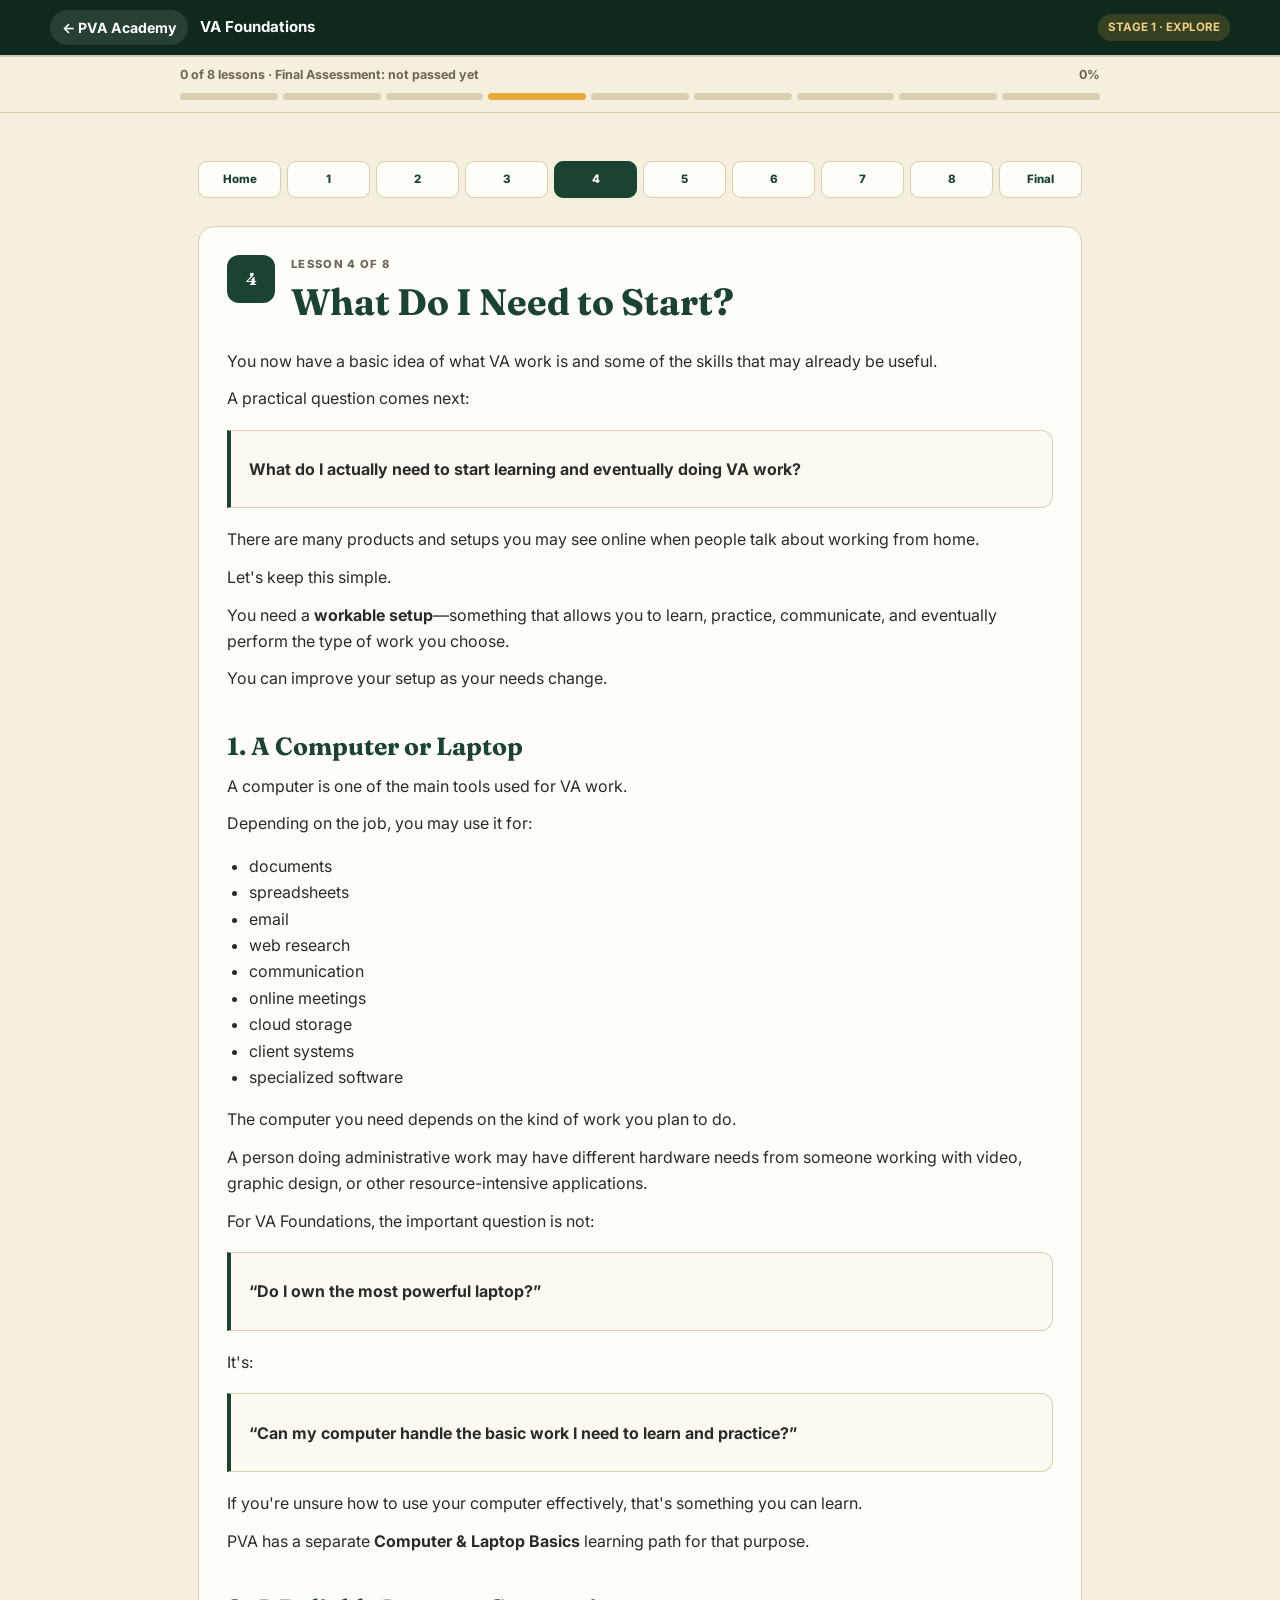
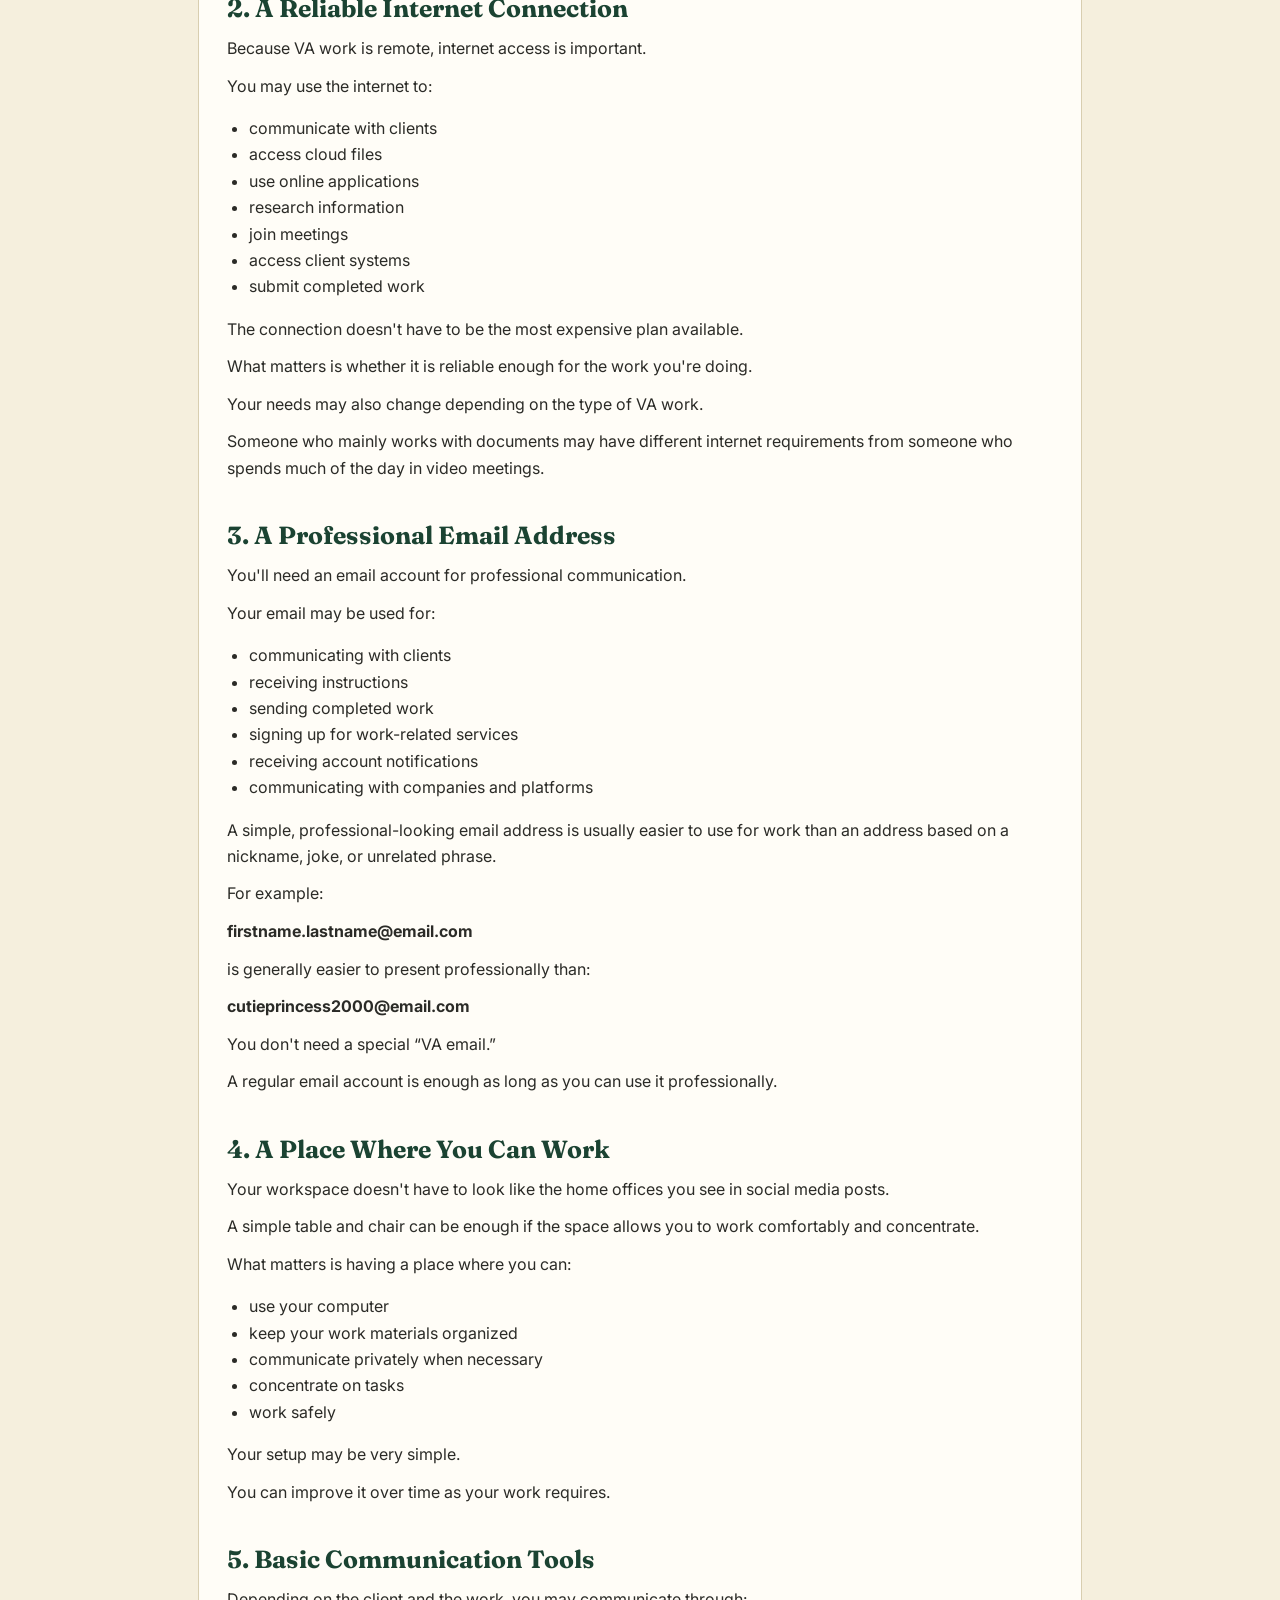
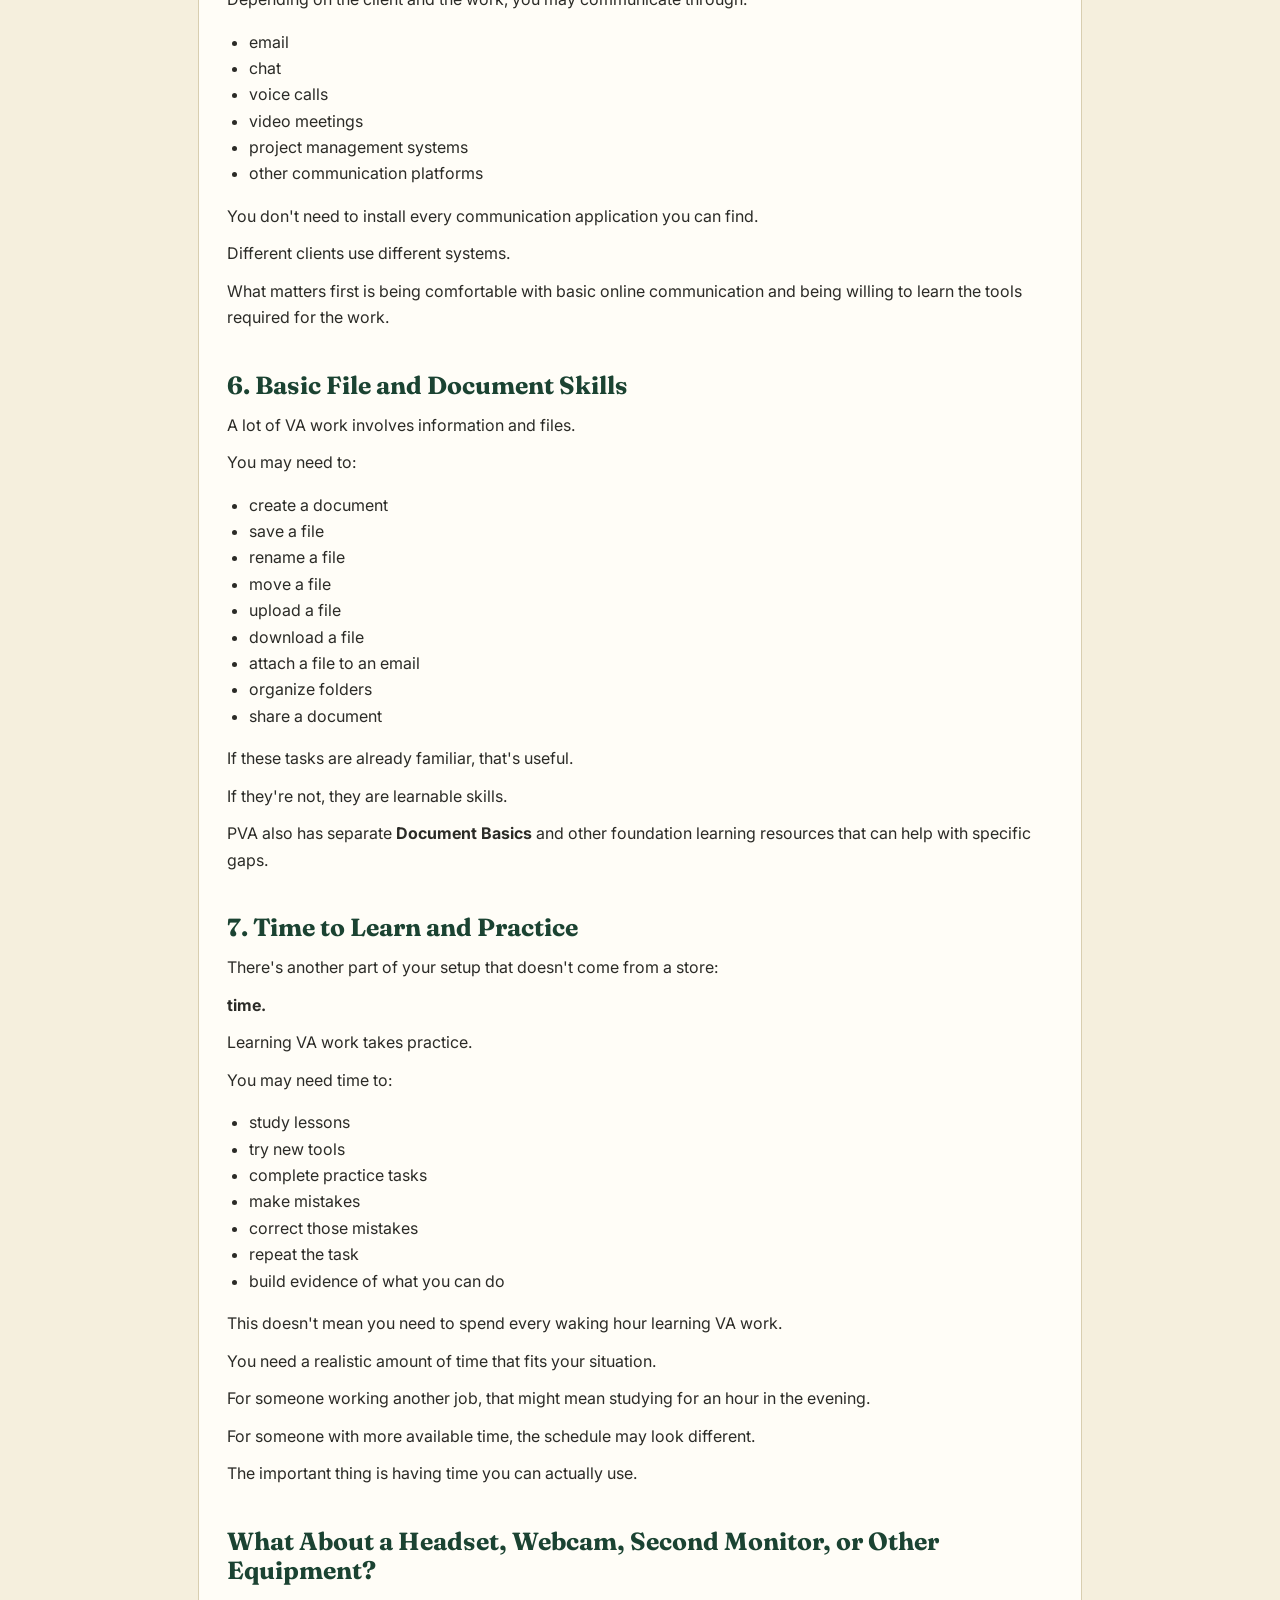
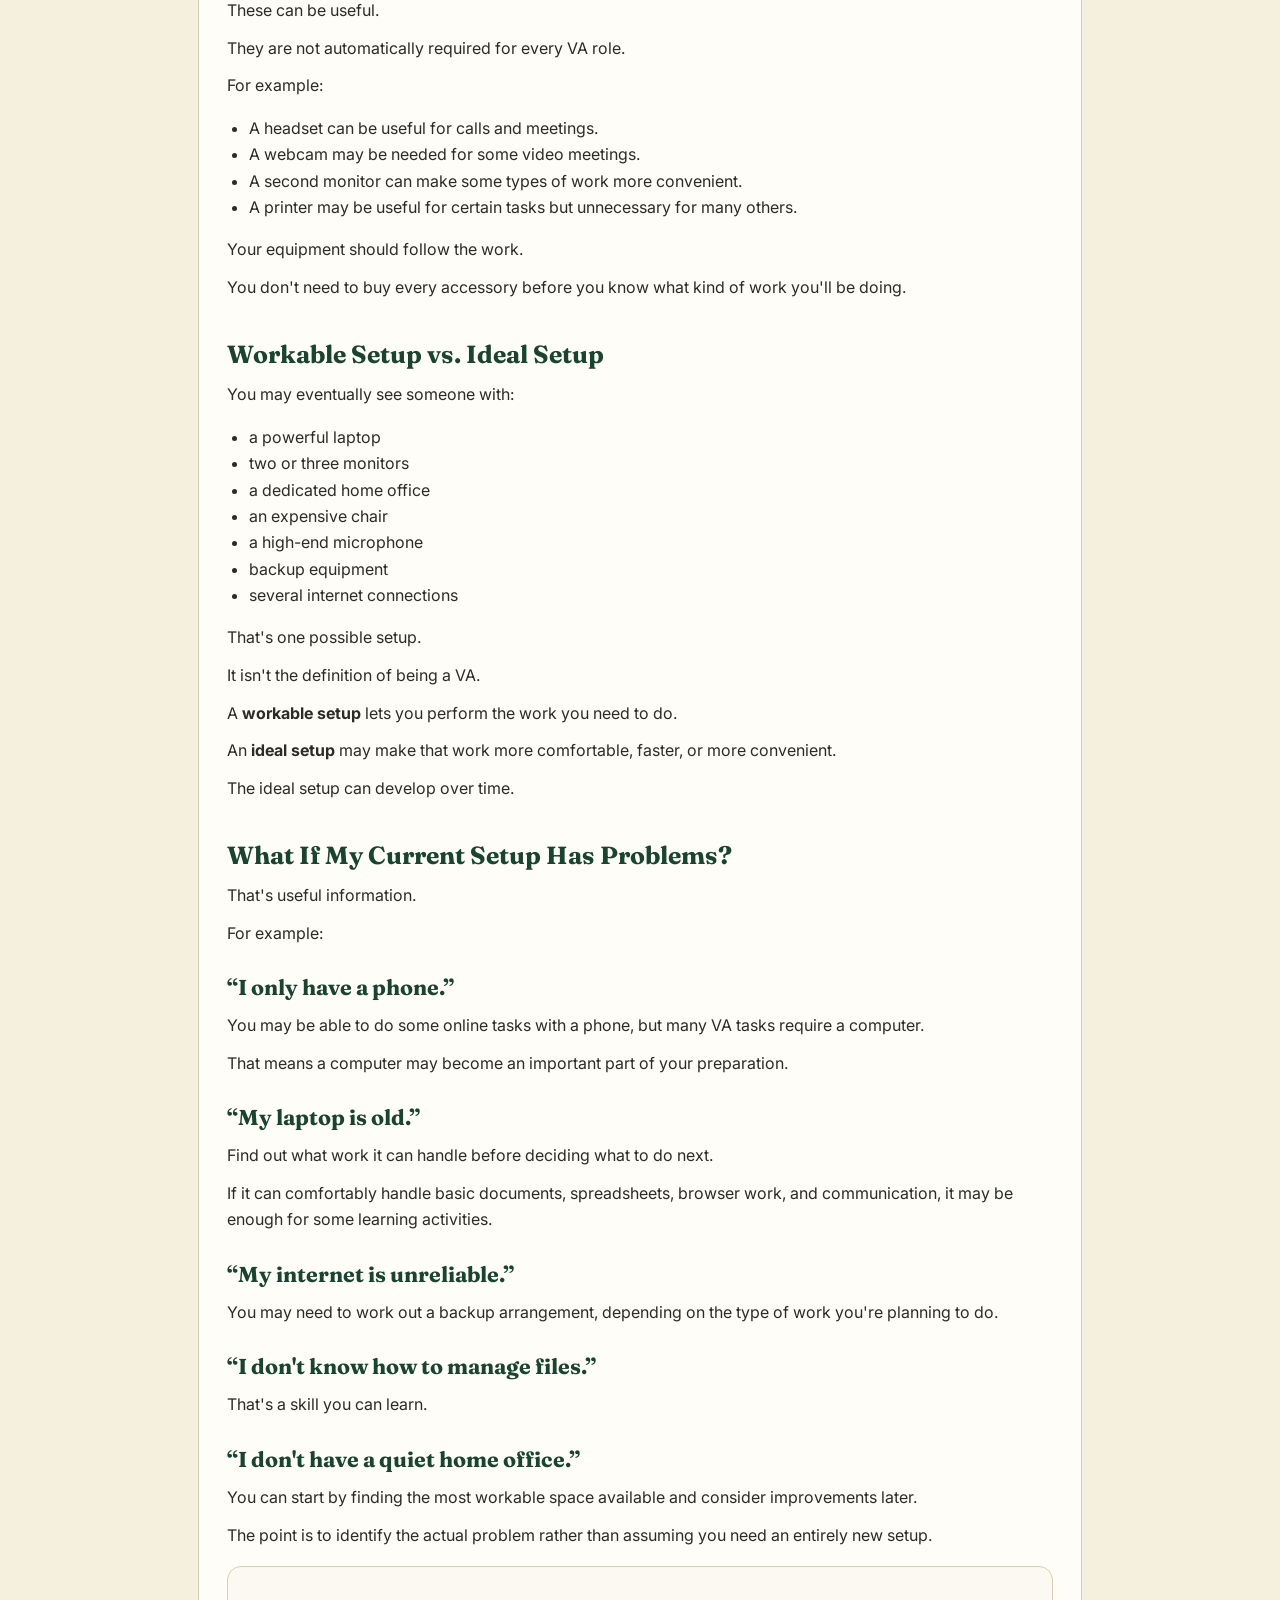
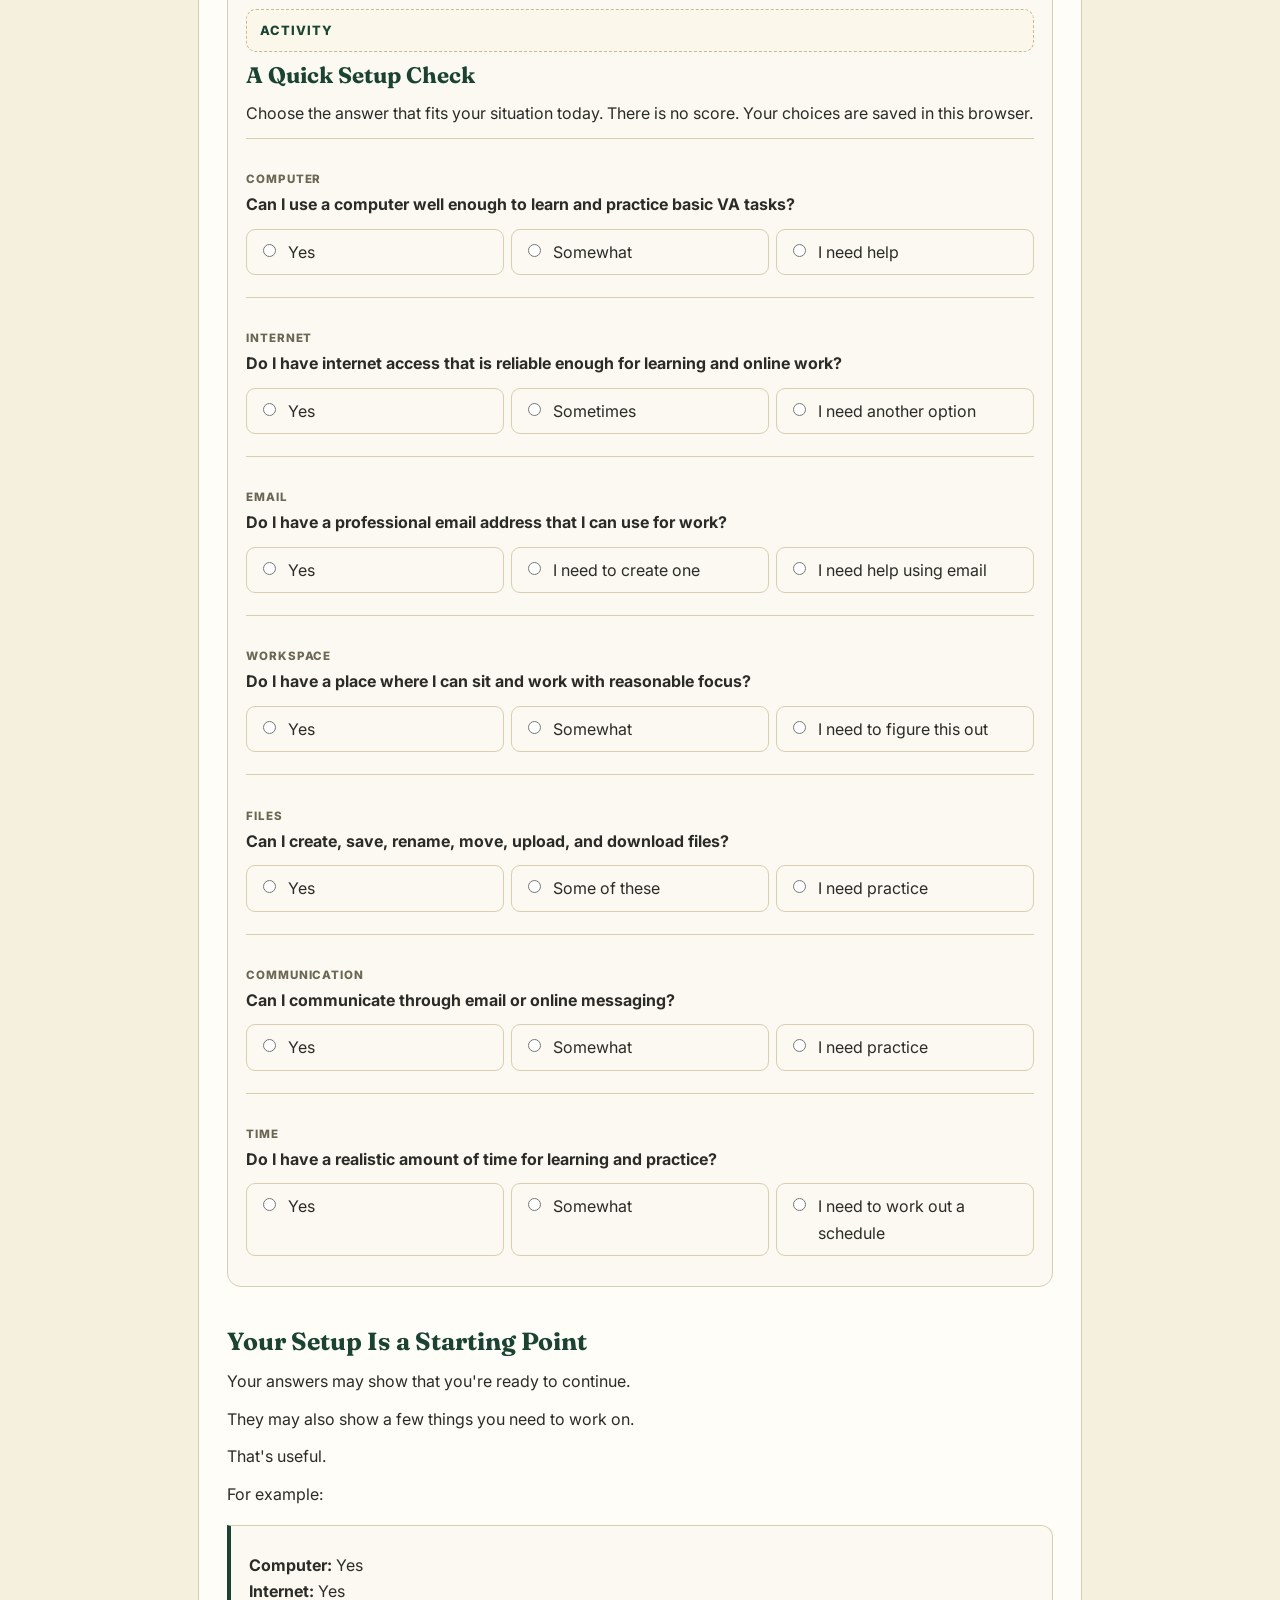
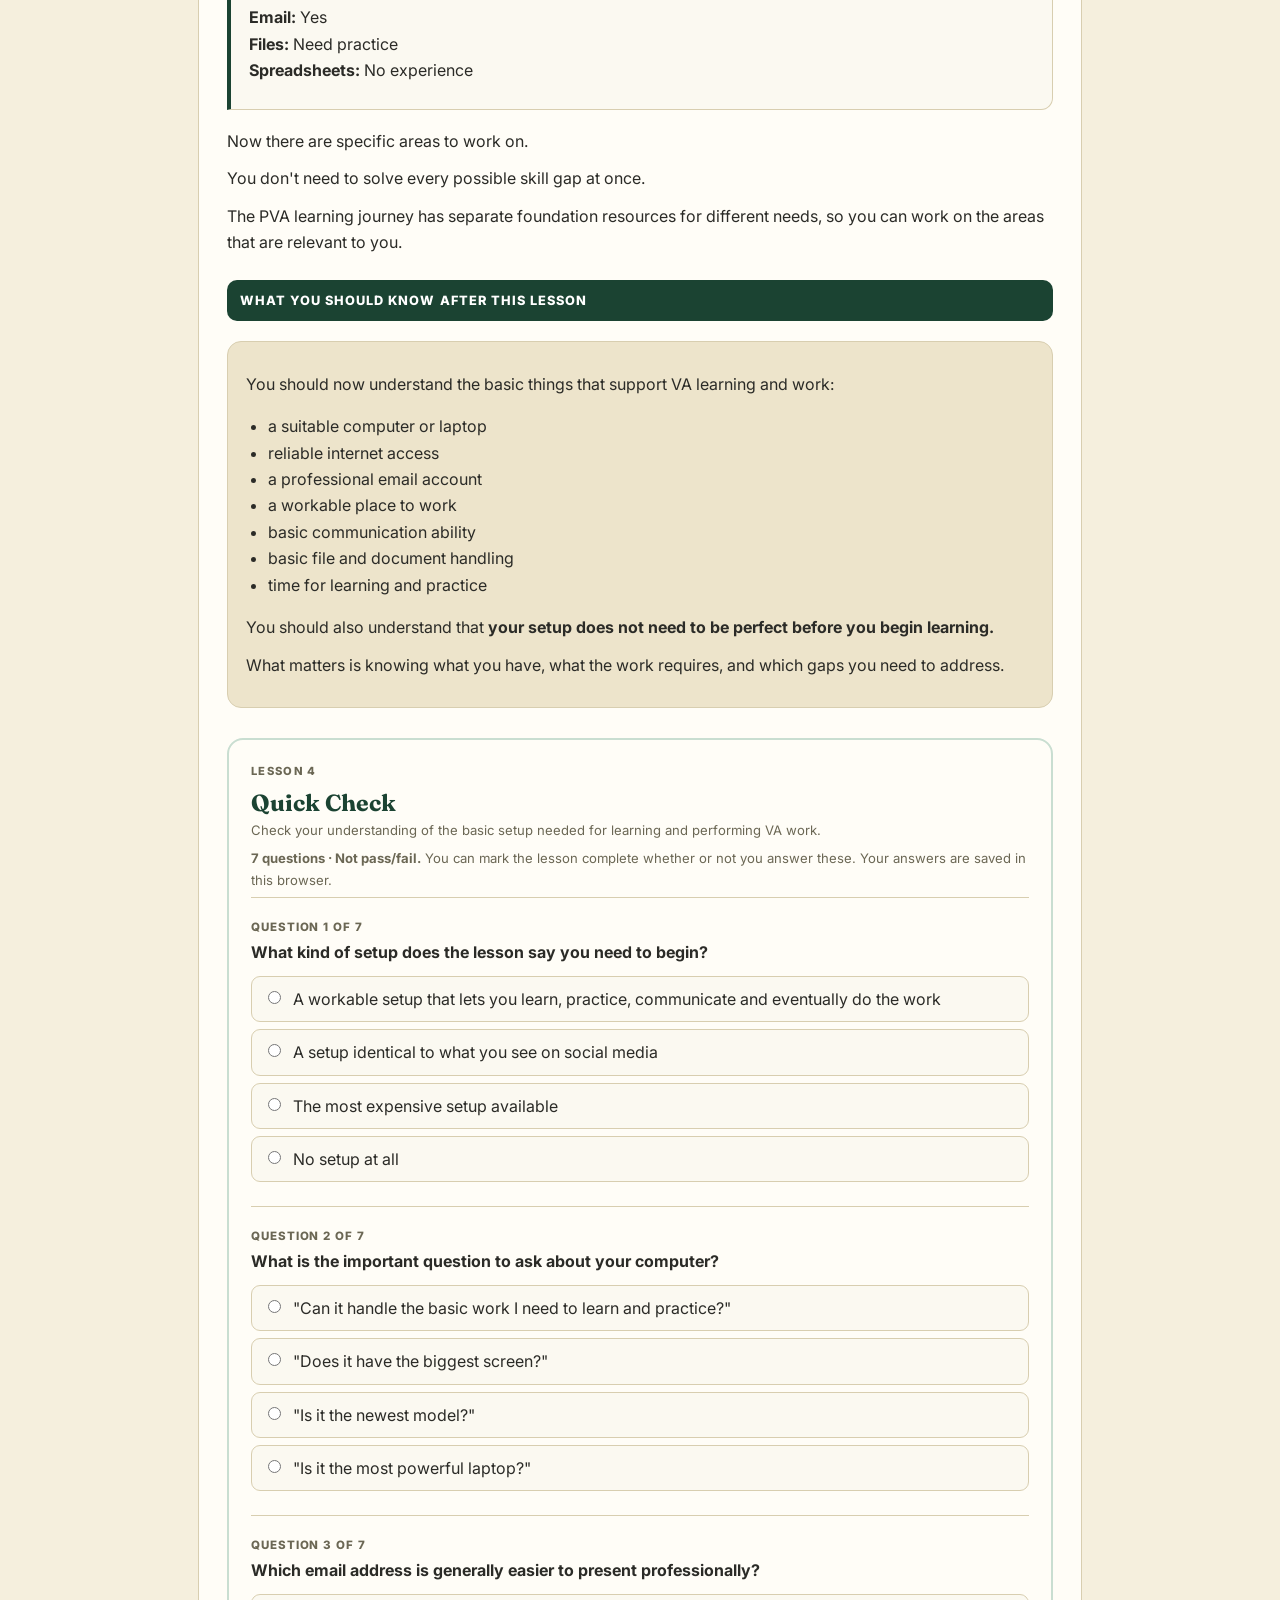
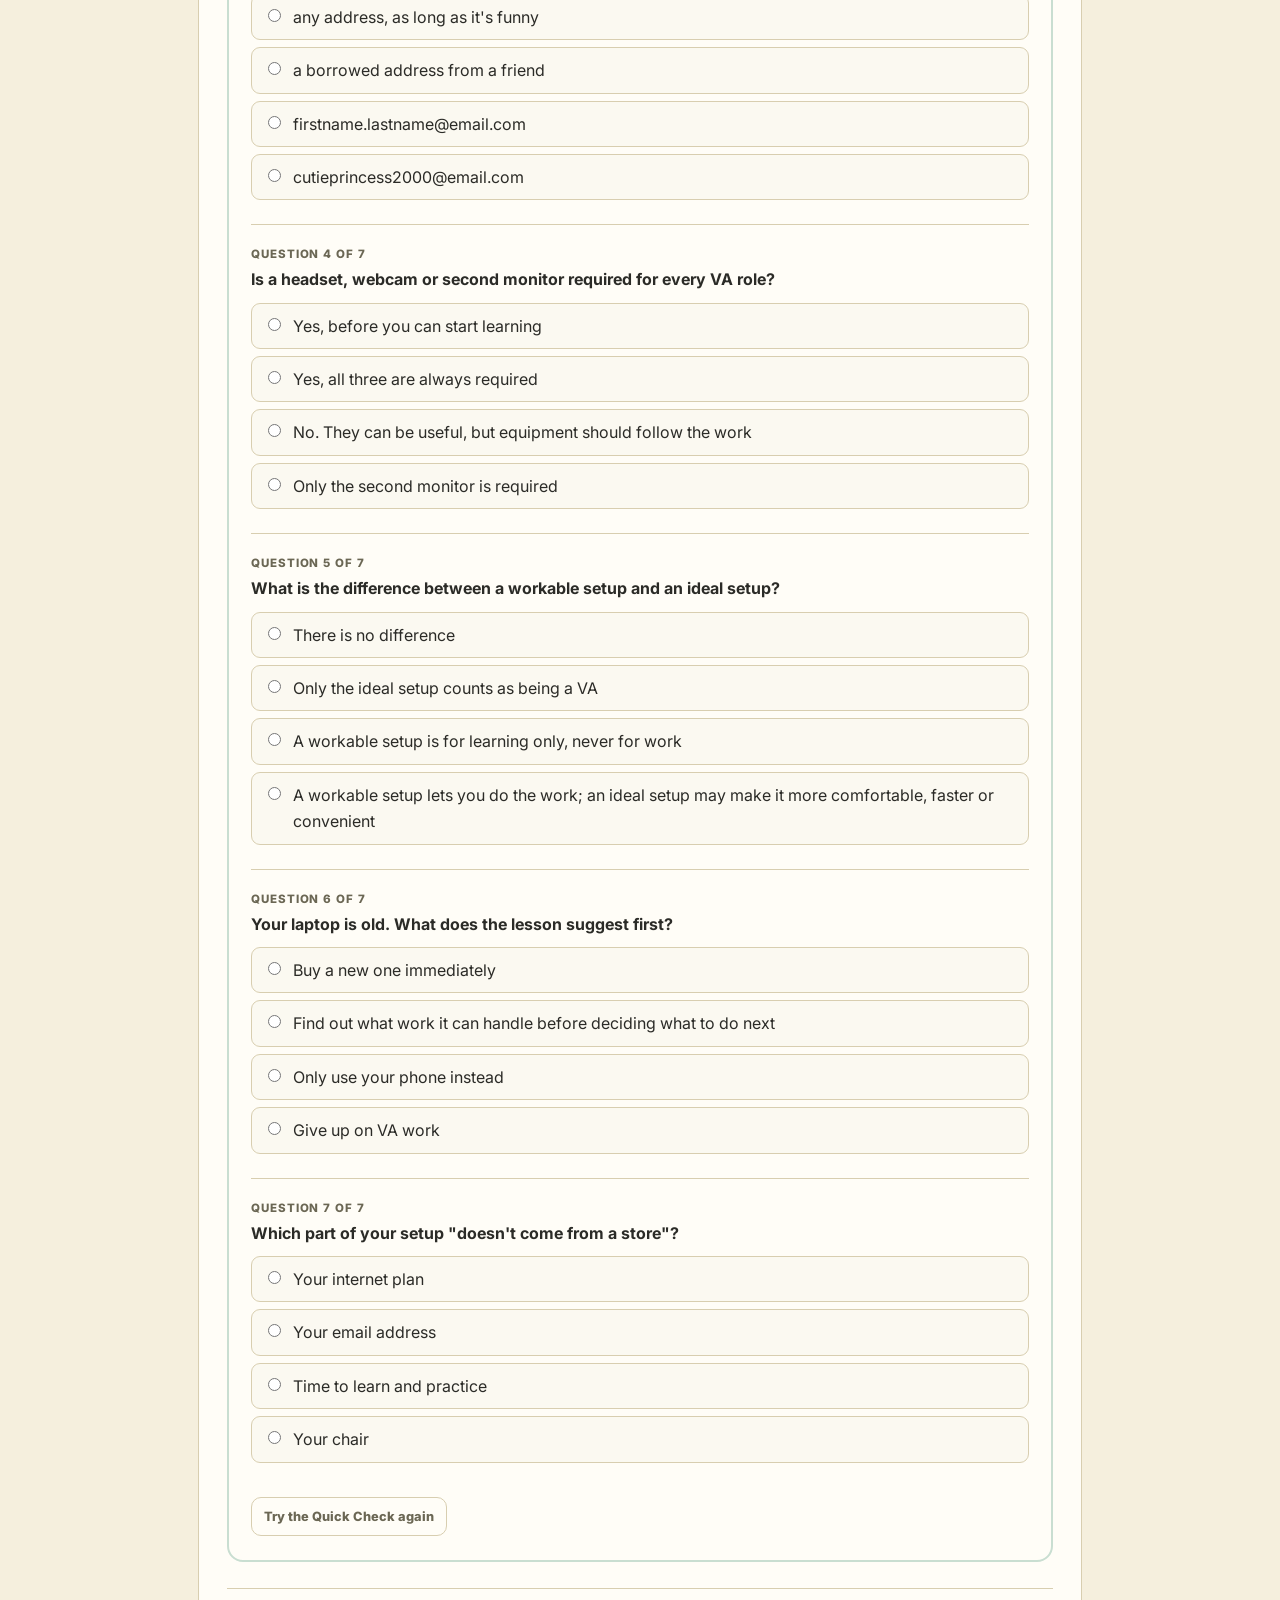
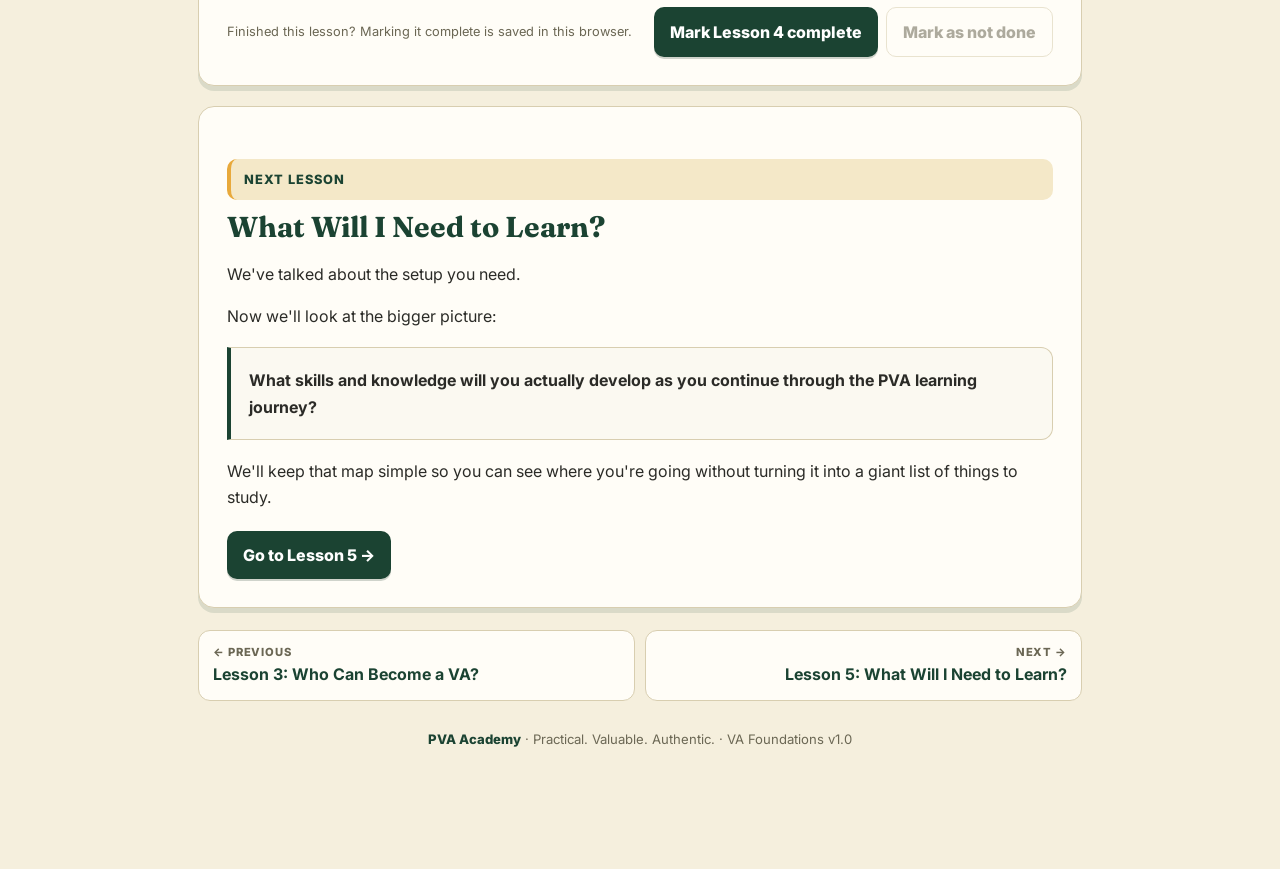
<file: public/lesson-4/index.html>
<!doctype html>
<html lang="en">
<head>
<meta charset="utf-8">
<meta name="viewport" content="width=device-width, initial-scale=1">
<meta name="theme-color" content="#1B4332">
<title>Lesson 4: What Do I Need to Start? — VA Foundations | PVA Academy</title>
<link rel="preconnect" href="https://fonts.googleapis.com">
<link rel="preconnect" href="https://fonts.gstatic.com" crossorigin>
<link href="https://fonts.googleapis.com/css2?family=Fraunces:opsz,wght@9..144,600;9..144,700&family=Inter:wght@400;500;600;700;800&display=swap" rel="stylesheet">
<link rel="stylesheet" href="../shared/course.css">
</head>
<body data-lesson-id="lesson-4" data-root="../">
<a class="skip-link" href="#main-content">Skip to course content</a>
<header class="route-bar"><div class="route-inner"><a class="home-btn" href="https://probinsiyanongva.org/" aria-label="Back to PVA Academy home page">← PVA Academy</a><div class="route-title"><a href="../">VA Foundations</a></div><div class="route-tag">STAGE 1 · EXPLORE</div></div></header>
<div class="progress-wrap"><div class="progress-inner"><div class="progress-label"><span id="progressText">Getting started</span><span id="progressPct">0%</span></div><div class="progress-track" id="progressTrack"></div></div></div>
<main id="main-content">
<div class="storage-banner hidden" id="storageBanner" role="status" aria-live="polite"><strong>Progress can't be saved in this browser.</strong><br><span id="storageBannerText">You can continue learning, but your progress may not remain after you close or refresh this page. If you are using private browsing or have blocked site data, try a normal browser window.</span></div>
<nav class="lesson-nav" id="lessonNav" aria-label="Course lessons"></nav>
<article class="card lesson" id="lessonCard">
<div class="lesson-head"><div class="lesson-num">4</div><div class="lesson-title-wrap"><div class="section-label">Lesson 4 of 8</div><h1>What Do I Need to Start?</h1><span class="done-stamp">✓ Completed</span></div></div>
<div class="lesson-body">
<p>You now have a basic idea of what VA work is and some of the skills that may already be useful.</p>
<p>A practical question comes next:</p>
<blockquote>
<p><strong>What do I actually need to start learning and eventually doing VA work?</strong></p>
</blockquote>
<p>There are many products and setups you may see online when people talk about working from home.</p>
<p>Let's keep this simple.</p>
<p>You need a <strong>workable setup</strong>—something that allows you to learn, practice, communicate, and eventually perform the type of work you choose.</p>
<p>You can improve your setup as your needs change.</p>
<h2>1. A Computer or Laptop</h2><p>A computer is one of the main tools used for VA work.</p>
<p>Depending on the job, you may use it for:</p>
<ul>
<li>documents</li>
<li>spreadsheets</li>
<li>email</li>
<li>web research</li>
<li>communication</li>
<li>online meetings</li>
<li>cloud storage</li>
<li>client systems</li>
<li>specialized software</li>
</ul>
<p>The computer you need depends on the kind of work you plan to do.</p>
<p>A person doing administrative work may have different hardware needs from someone working with video, graphic design, or other resource-intensive applications.</p>
<p>For VA Foundations, the important question is not:</p>
<blockquote>
<p><strong>“Do I own the most powerful laptop?”</strong></p>
</blockquote>
<p>It's:</p>
<blockquote>
<p><strong>“Can my computer handle the basic work I need to learn and practice?”</strong></p>
</blockquote>
<p>If you're unsure how to use your computer effectively, that's something you can learn.</p>
<p>PVA has a separate <strong>Computer &amp; Laptop Basics</strong> learning path for that purpose.</p>
<h2>2. A Reliable Internet Connection</h2><p>Because VA work is remote, internet access is important.</p>
<p>You may use the internet to:</p>
<ul>
<li>communicate with clients</li>
<li>access cloud files</li>
<li>use online applications</li>
<li>research information</li>
<li>join meetings</li>
<li>access client systems</li>
<li>submit completed work</li>
</ul>
<p>The connection doesn't have to be the most expensive plan available.</p>
<p>What matters is whether it is reliable enough for the work you're doing.</p>
<p>Your needs may also change depending on the type of VA work.</p>
<p>Someone who mainly works with documents may have different internet requirements from someone who spends much of the day in video meetings.</p>
<h2>3. A Professional Email Address</h2><p>You'll need an email account for professional communication.</p>
<p>Your email may be used for:</p>
<ul>
<li>communicating with clients</li>
<li>receiving instructions</li>
<li>sending completed work</li>
<li>signing up for work-related services</li>
<li>receiving account notifications</li>
<li>communicating with companies and platforms</li>
</ul>
<p>A simple, professional-looking email address is usually easier to use for work than an address based on a nickname, joke, or unrelated phrase.</p>
<p>For example:</p>
<p><strong>firstname.lastname@email.com</strong></p>
<p>is generally easier to present professionally than:</p>
<p><strong>cutieprincess2000@email.com</strong></p>
<p>You don't need a special “VA email.”</p>
<p>A regular email account is enough as long as you can use it professionally.</p>
<h2>4. A Place Where You Can Work</h2><p>Your workspace doesn't have to look like the home offices you see in social media posts.</p>
<p>A simple table and chair can be enough if the space allows you to work comfortably and concentrate.</p>
<p>What matters is having a place where you can:</p>
<ul>
<li>use your computer</li>
<li>keep your work materials organized</li>
<li>communicate privately when necessary</li>
<li>concentrate on tasks</li>
<li>work safely</li>
</ul>
<p>Your setup may be very simple.</p>
<p>You can improve it over time as your work requires.</p>
<h2>5. Basic Communication Tools</h2><p>Depending on the client and the work, you may communicate through:</p>
<ul>
<li>email</li>
<li>chat</li>
<li>voice calls</li>
<li>video meetings</li>
<li>project management systems</li>
<li>other communication platforms</li>
</ul>
<p>You don't need to install every communication application you can find.</p>
<p>Different clients use different systems.</p>
<p>What matters first is being comfortable with basic online communication and being willing to learn the tools required for the work.</p>
<h2>6. Basic File and Document Skills</h2><p>A lot of VA work involves information and files.</p>
<p>You may need to:</p>
<ul>
<li>create a document</li>
<li>save a file</li>
<li>rename a file</li>
<li>move a file</li>
<li>upload a file</li>
<li>download a file</li>
<li>attach a file to an email</li>
<li>organize folders</li>
<li>share a document</li>
</ul>
<p>If these tasks are already familiar, that's useful.</p>
<p>If they're not, they are learnable skills.</p>
<p>PVA also has separate <strong>Document Basics</strong> and other foundation learning resources that can help with specific gaps.</p>
<h2>7. Time to Learn and Practice</h2><p>There's another part of your setup that doesn't come from a store:</p>
<p><strong>time.</strong></p>
<p>Learning VA work takes practice.</p>
<p>You may need time to:</p>
<ul>
<li>study lessons</li>
<li>try new tools</li>
<li>complete practice tasks</li>
<li>make mistakes</li>
<li>correct those mistakes</li>
<li>repeat the task</li>
<li>build evidence of what you can do</li>
</ul>
<p>This doesn't mean you need to spend every waking hour learning VA work.</p>
<p>You need a realistic amount of time that fits your situation.</p>
<p>For someone working another job, that might mean studying for an hour in the evening.</p>
<p>For someone with more available time, the schedule may look different.</p>
<p>The important thing is having time you can actually use.</p>
<h2>What About a Headset, Webcam, Second Monitor, or Other Equipment?</h2><p>These can be useful.</p>
<p>They are not automatically required for every VA role.</p>
<p>For example:</p>
<ul>
<li>A headset can be useful for calls and meetings.</li>
<li>A webcam may be needed for some video meetings.</li>
<li>A second monitor can make some types of work more convenient.</li>
<li>A printer may be useful for certain tasks but unnecessary for many others.</li>
</ul>
<p>Your equipment should follow the work.</p>
<p>You don't need to buy every accessory before you know what kind of work you'll be doing.</p>
<h2>Workable Setup vs. Ideal Setup</h2><p>You may eventually see someone with:</p>
<ul>
<li>a powerful laptop</li>
<li>two or three monitors</li>
<li>a dedicated home office</li>
<li>an expensive chair</li>
<li>a high-end microphone</li>
<li>backup equipment</li>
<li>several internet connections</li>
</ul>
<p>That's one possible setup.</p>
<p>It isn't the definition of being a VA.</p>
<p>A <strong>workable setup</strong> lets you perform the work you need to do.</p>
<p>An <strong>ideal setup</strong> may make that work more comfortable, faster, or more convenient.</p>
<p>The ideal setup can develop over time.</p>
<h2>What If My Current Setup Has Problems?</h2><p>That's useful information.</p>
<p>For example:</p>
<h3>“I only have a phone.”</h3>
<p>You may be able to do some online tasks with a phone, but many VA tasks require a computer.</p>
<p>That means a computer may become an important part of your preparation.</p>
<h3>“My laptop is old.”</h3>
<p>Find out what work it can handle before deciding what to do next.</p>
<p>If it can comfortably handle basic documents, spreadsheets, browser work, and communication, it may be enough for some learning activities.</p>
<h3>“My internet is unreliable.”</h3>
<p>You may need to work out a backup arrangement, depending on the type of work you're planning to do.</p>
<h3>“I don't know how to manage files.”</h3>
<p>That's a skill you can learn.</p>
<h3>“I don't have a quiet home office.”</h3>
<p>You can start by finding the most workable space available and consider improvements later.</p>
<p>The point is to identify the actual problem rather than assuming you need an entirely new setup.</p>
<section class="activity"><div class="activity-title">Activity</div><h2>A Quick Setup Check</h2><p>Choose the answer that fits your situation today. There is no score. Your choices are saved in this browser.</p><div class="act-item"><p class="act-q"><span class="q-num">Computer</span><br>Can I use a computer well enough to learn and practice basic VA tasks?</p><div class="choice-row self-choice" role="radiogroup" aria-label="Can I use a computer well enough to learn and practice basic VA tasks?" data-key="resp:setup-computer" data-note-label="Computer: Can I use a computer well enough to learn and practice basic VA tasks?"><label class="choice"><input type="radio" name="resp:setup-computer" value="Yes"><span>Yes</span></label><label class="choice"><input type="radio" name="resp:setup-computer" value="Somewhat"><span>Somewhat</span></label><label class="choice"><input type="radio" name="resp:setup-computer" value="I need help"><span>I need help</span></label></div></div><div class="act-item"><p class="act-q"><span class="q-num">Internet</span><br>Do I have internet access that is reliable enough for learning and online work?</p><div class="choice-row self-choice" role="radiogroup" aria-label="Do I have internet access that is reliable enough for learning and online work?" data-key="resp:setup-internet" data-note-label="Internet: Do I have internet access that is reliable enough for learning and online work?"><label class="choice"><input type="radio" name="resp:setup-internet" value="Yes"><span>Yes</span></label><label class="choice"><input type="radio" name="resp:setup-internet" value="Sometimes"><span>Sometimes</span></label><label class="choice"><input type="radio" name="resp:setup-internet" value="I need another option"><span>I need another option</span></label></div></div><div class="act-item"><p class="act-q"><span class="q-num">Email</span><br>Do I have a professional email address that I can use for work?</p><div class="choice-row self-choice" role="radiogroup" aria-label="Do I have a professional email address that I can use for work?" data-key="resp:setup-email" data-note-label="Email: Do I have a professional email address that I can use for work?"><label class="choice"><input type="radio" name="resp:setup-email" value="Yes"><span>Yes</span></label><label class="choice"><input type="radio" name="resp:setup-email" value="I need to create one"><span>I need to create one</span></label><label class="choice"><input type="radio" name="resp:setup-email" value="I need help using email"><span>I need help using email</span></label></div></div><div class="act-item"><p class="act-q"><span class="q-num">Workspace</span><br>Do I have a place where I can sit and work with reasonable focus?</p><div class="choice-row self-choice" role="radiogroup" aria-label="Do I have a place where I can sit and work with reasonable focus?" data-key="resp:setup-workspace" data-note-label="Workspace: Do I have a place where I can sit and work with reasonable focus?"><label class="choice"><input type="radio" name="resp:setup-workspace" value="Yes"><span>Yes</span></label><label class="choice"><input type="radio" name="resp:setup-workspace" value="Somewhat"><span>Somewhat</span></label><label class="choice"><input type="radio" name="resp:setup-workspace" value="I need to figure this out"><span>I need to figure this out</span></label></div></div><div class="act-item"><p class="act-q"><span class="q-num">Files</span><br>Can I create, save, rename, move, upload, and download files?</p><div class="choice-row self-choice" role="radiogroup" aria-label="Can I create, save, rename, move, upload, and download files?" data-key="resp:setup-files" data-note-label="Files: Can I create, save, rename, move, upload, and download files?"><label class="choice"><input type="radio" name="resp:setup-files" value="Yes"><span>Yes</span></label><label class="choice"><input type="radio" name="resp:setup-files" value="Some of these"><span>Some of these</span></label><label class="choice"><input type="radio" name="resp:setup-files" value="I need practice"><span>I need practice</span></label></div></div><div class="act-item"><p class="act-q"><span class="q-num">Communication</span><br>Can I communicate through email or online messaging?</p><div class="choice-row self-choice" role="radiogroup" aria-label="Can I communicate through email or online messaging?" data-key="resp:setup-communication" data-note-label="Communication: Can I communicate through email or online messaging?"><label class="choice"><input type="radio" name="resp:setup-communication" value="Yes"><span>Yes</span></label><label class="choice"><input type="radio" name="resp:setup-communication" value="Somewhat"><span>Somewhat</span></label><label class="choice"><input type="radio" name="resp:setup-communication" value="I need practice"><span>I need practice</span></label></div></div><div class="act-item"><p class="act-q"><span class="q-num">Time</span><br>Do I have a realistic amount of time for learning and practice?</p><div class="choice-row self-choice" role="radiogroup" aria-label="Do I have a realistic amount of time for learning and practice?" data-key="resp:setup-time" data-note-label="Time: Do I have a realistic amount of time for learning and practice?"><label class="choice"><input type="radio" name="resp:setup-time" value="Yes"><span>Yes</span></label><label class="choice"><input type="radio" name="resp:setup-time" value="Somewhat"><span>Somewhat</span></label><label class="choice"><input type="radio" name="resp:setup-time" value="I need to work out a schedule"><span>I need to work out a schedule</span></label></div></div></section>
<h2>Your Setup Is a Starting Point</h2><p>Your answers may show that you're ready to continue.</p>
<p>They may also show a few things you need to work on.</p>
<p>That's useful.</p>
<p>For example:</p>
<blockquote>
<p><strong>Computer:</strong> Yes<br />
<strong>Internet:</strong> Yes<br />
<strong>Email:</strong> Yes<br />
<strong>Files:</strong> Need practice<br />
<strong>Spreadsheets:</strong> No experience</p>
</blockquote>
<p>Now there are specific areas to work on.</p>
<p>You don't need to solve every possible skill gap at once.</p>
<p>The PVA learning journey has separate foundation resources for different needs, so you can work on the areas that are relevant to you.</p>
<div class="takeaway-title">What You Should Know After This Lesson</div><div class="key-idea"><p>You should now understand the basic things that support VA learning and work:</p>
<ul>
<li>a suitable computer or laptop</li>
<li>reliable internet access</li>
<li>a professional email account</li>
<li>a workable place to work</li>
<li>basic communication ability</li>
<li>basic file and document handling</li>
<li>time for learning and practice</li>
</ul>
<p>You should also understand that <strong>your setup does not need to be perfect before you begin learning.</strong></p>
<p>What matters is knowing what you have, what the work requires, and which gaps you need to address.</p></div>
</div>
<section class="quick-check" id="quickCheck" aria-label="Quick Check"></section>
<div class="lesson-footer"><span class="next-hint">Finished this lesson? Marking it complete is saved in this browser.</span><div class="footer-actions"><button class="btn" type="button" id="markBtn">Mark Lesson 4 complete</button><button class="btn subtle" type="button" id="notDoneBtn" disabled>Mark as not done</button></div></div>
<div class="tip hidden" id="donePanel" role="status"><strong>Lesson 4 is marked complete.</strong> <span class="small">It's saved in this browser.</span><div class="hero-actions" style="margin-top:10px"><button class="btn secondary small-btn" type="button" id="notesBtn">Download my Lesson 4 notes (.txt)</button></div></div>
</article>
<section class="card"><div class="connection-title">Next Lesson</div><h2>What Will I Need to Learn?</h2><p>We've talked about the setup you need.</p><p>Now we'll look at the bigger picture:</p><blockquote>
<p><strong>What skills and knowledge will you actually develop as you continue through the PVA learning journey?</strong></p>
</blockquote><p>We'll keep that map simple so you can see where you're going without turning it into a giant list of things to study.</p><div class="hero-actions"><a class="btn" href="../lesson-5/">Go to Lesson 5 →</a></div></section>
<nav class="pager" aria-label="Lesson navigation"><a class="prev" href="../lesson-3/"><span class="pager-dir">← Previous</span><span class="pager-title">Lesson 3: Who Can Become a VA?</span></a><a class="next" href="../lesson-5/"><span class="pager-dir">Next →</span><span class="pager-title">Lesson 5: What Will I Need to Learn?</span></a></nav>
<footer><span class="footer-mark">PVA Academy</span> · Practical. Valuable. Authentic. · VA Foundations v1.0</footer>
</main>
<script src="../shared/progress.js"></script>
<script src="../shared/quick-checks.js"></script>
<script src="../shared/lesson.js"></script>
</body>
</html>
</file>
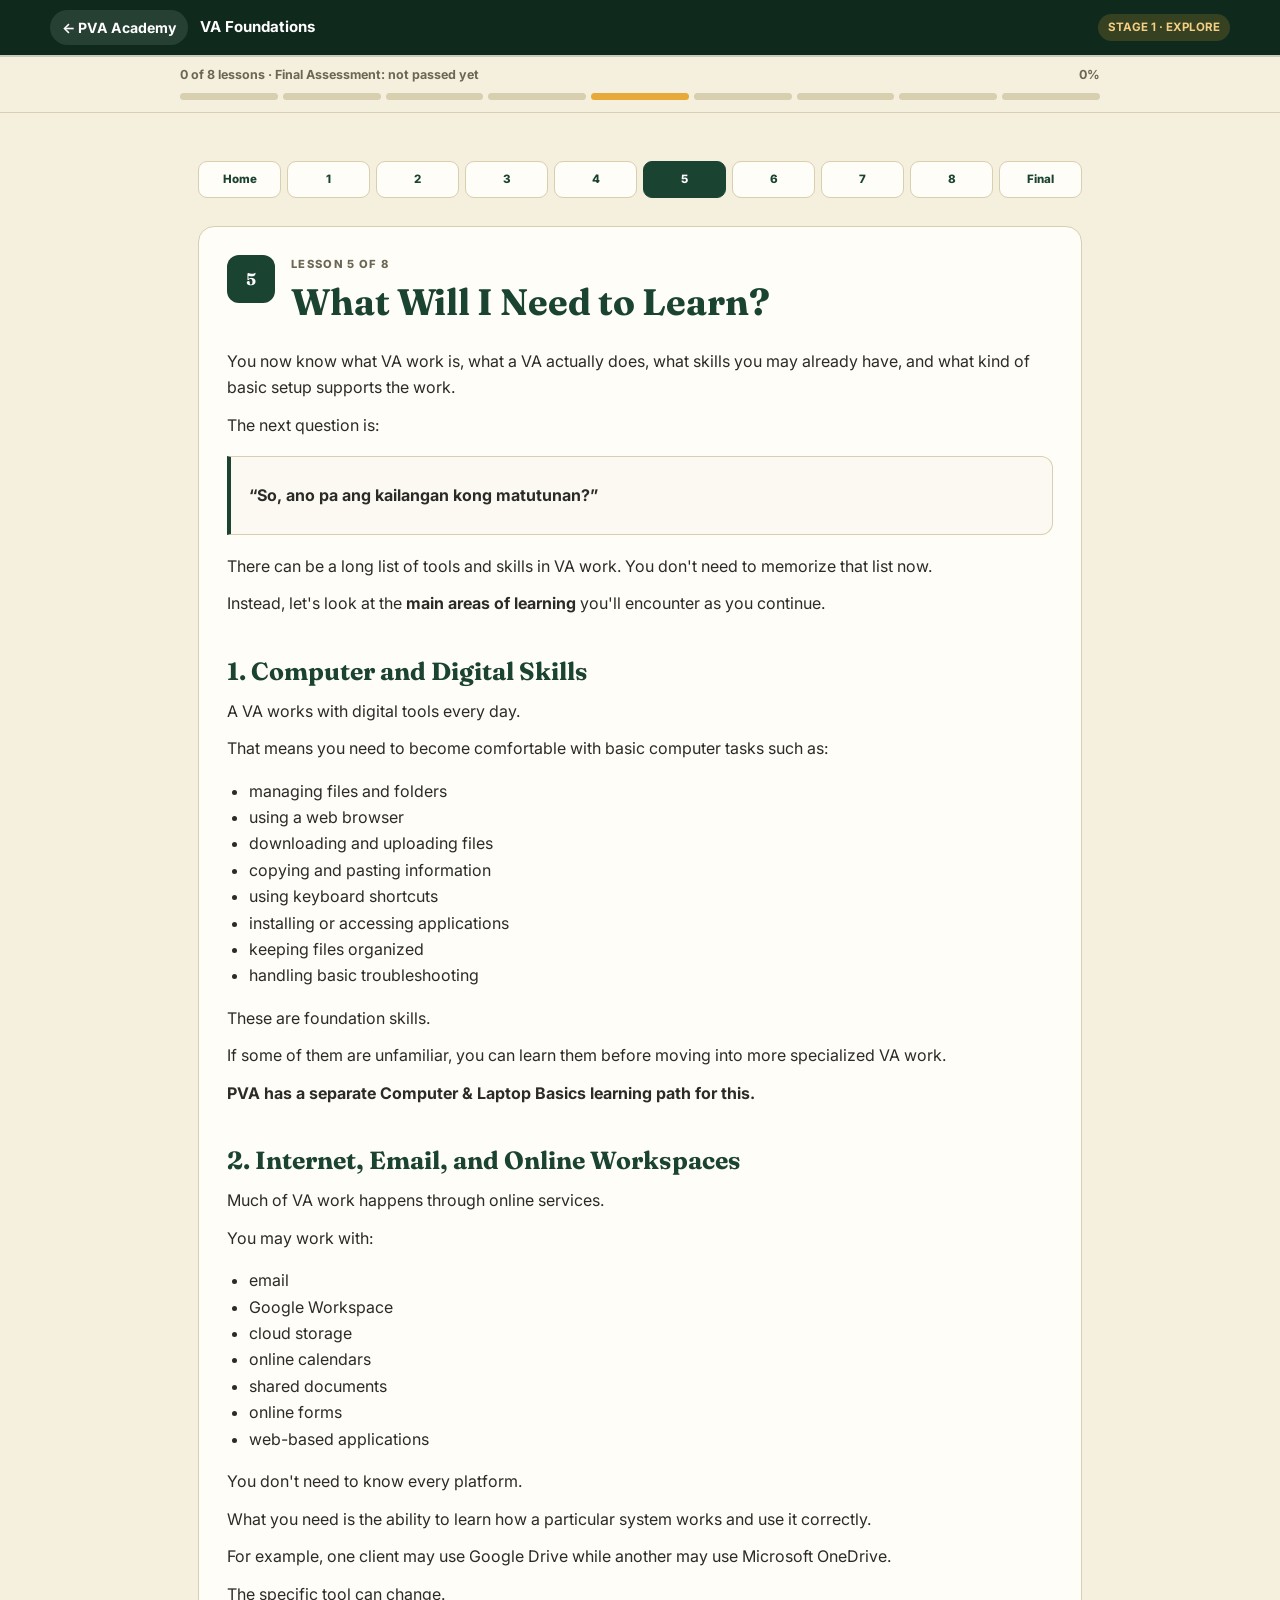
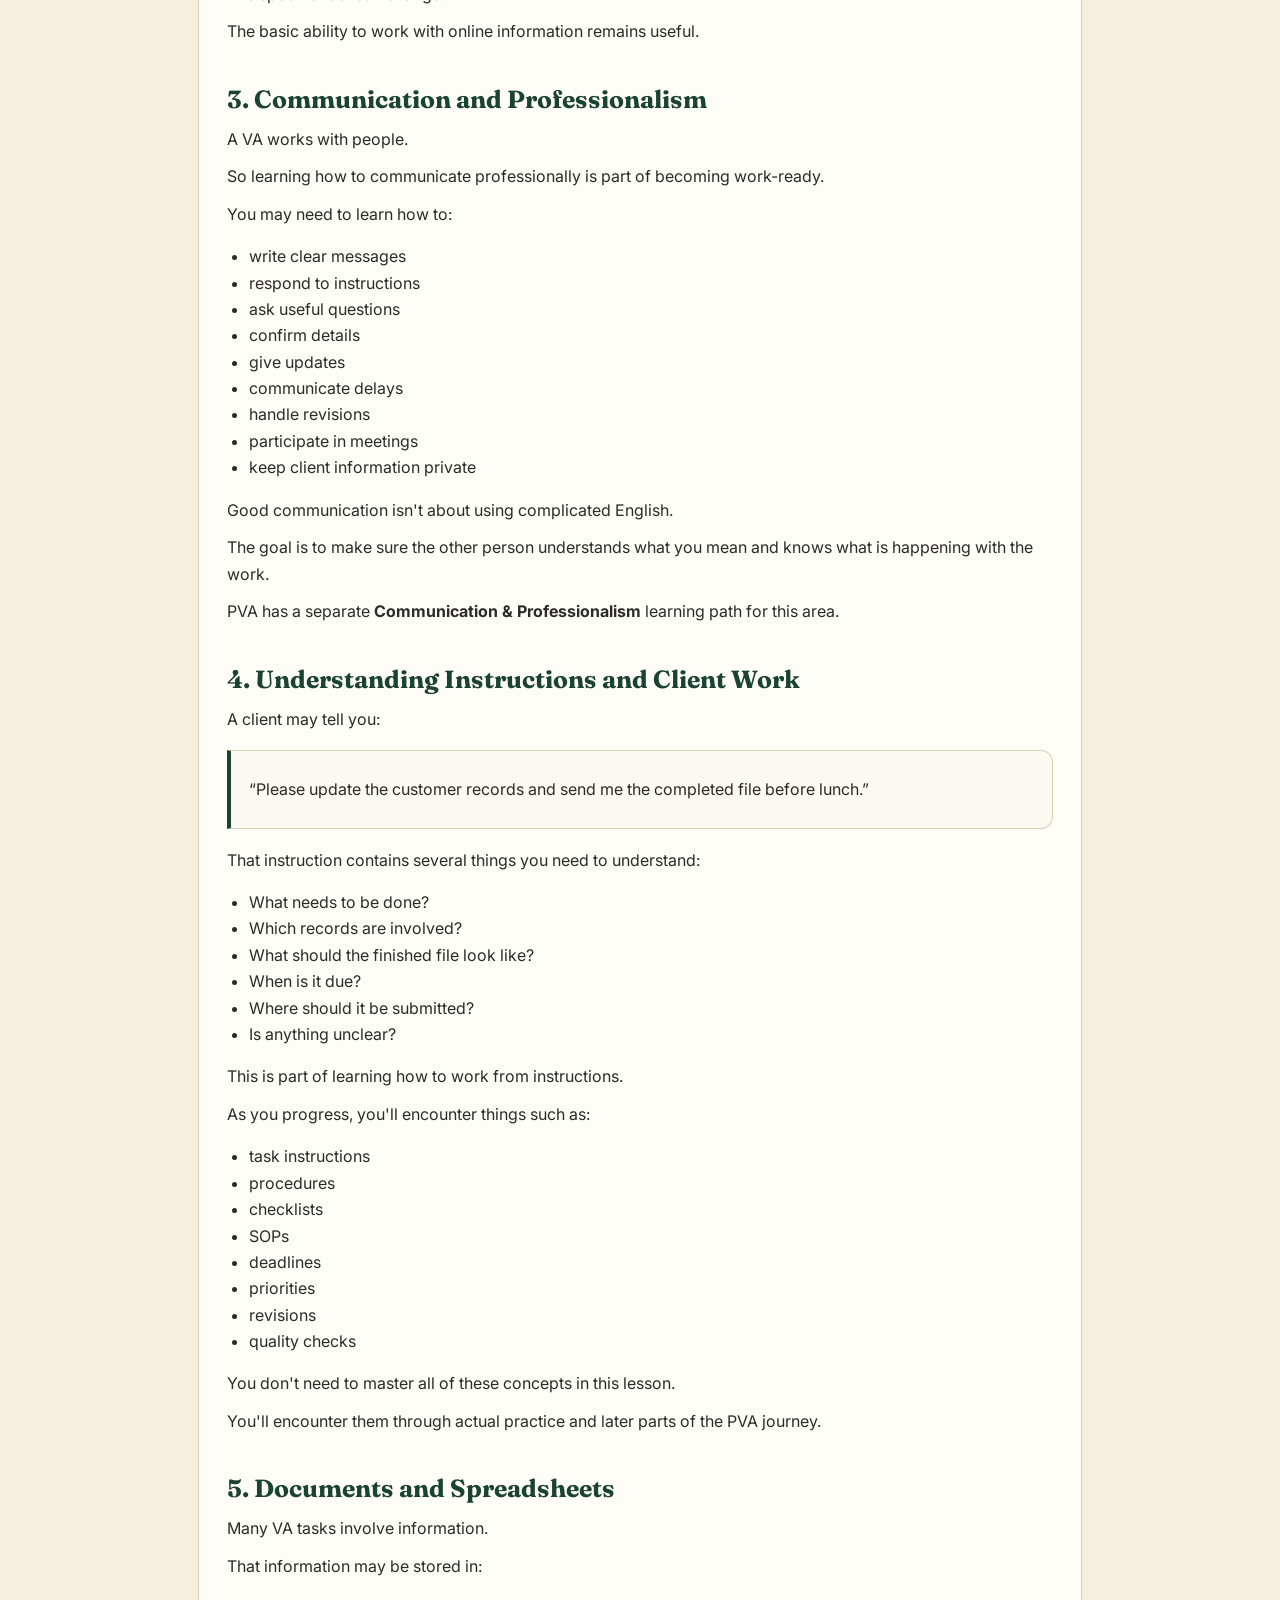
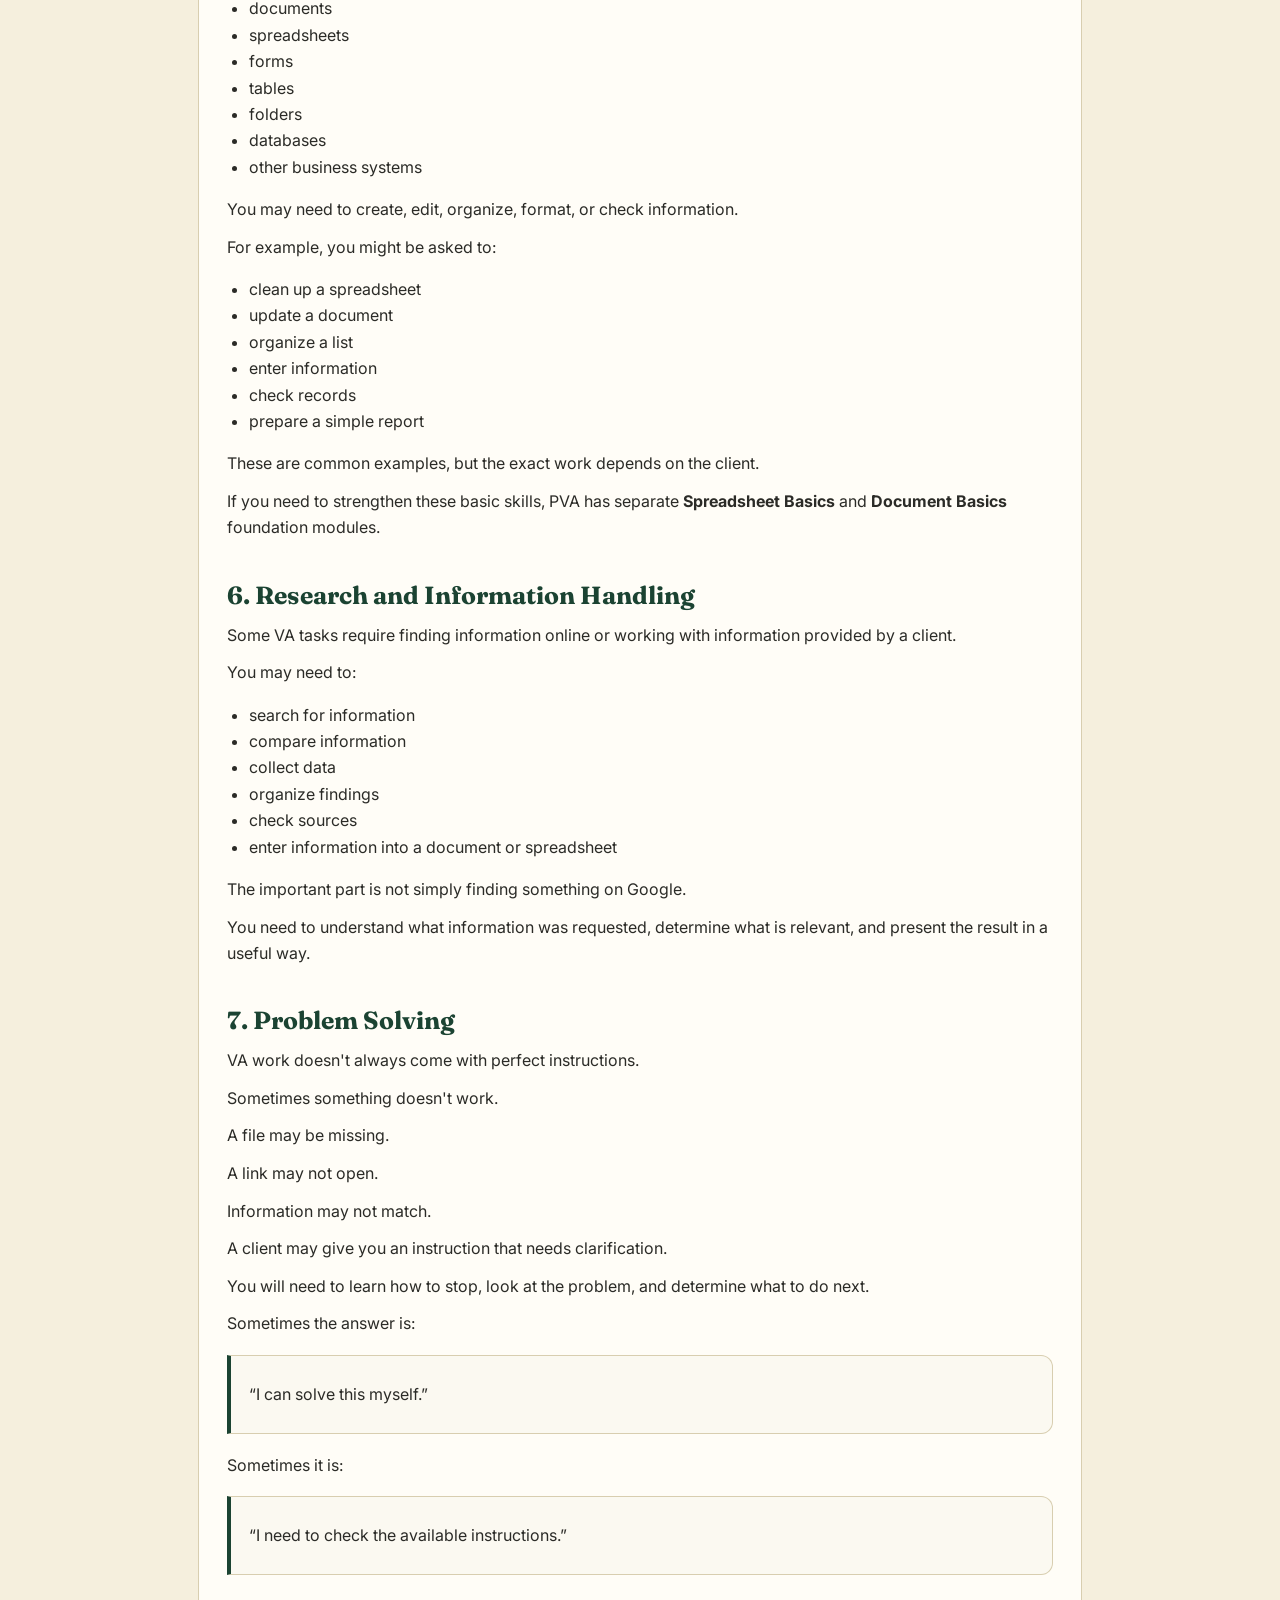
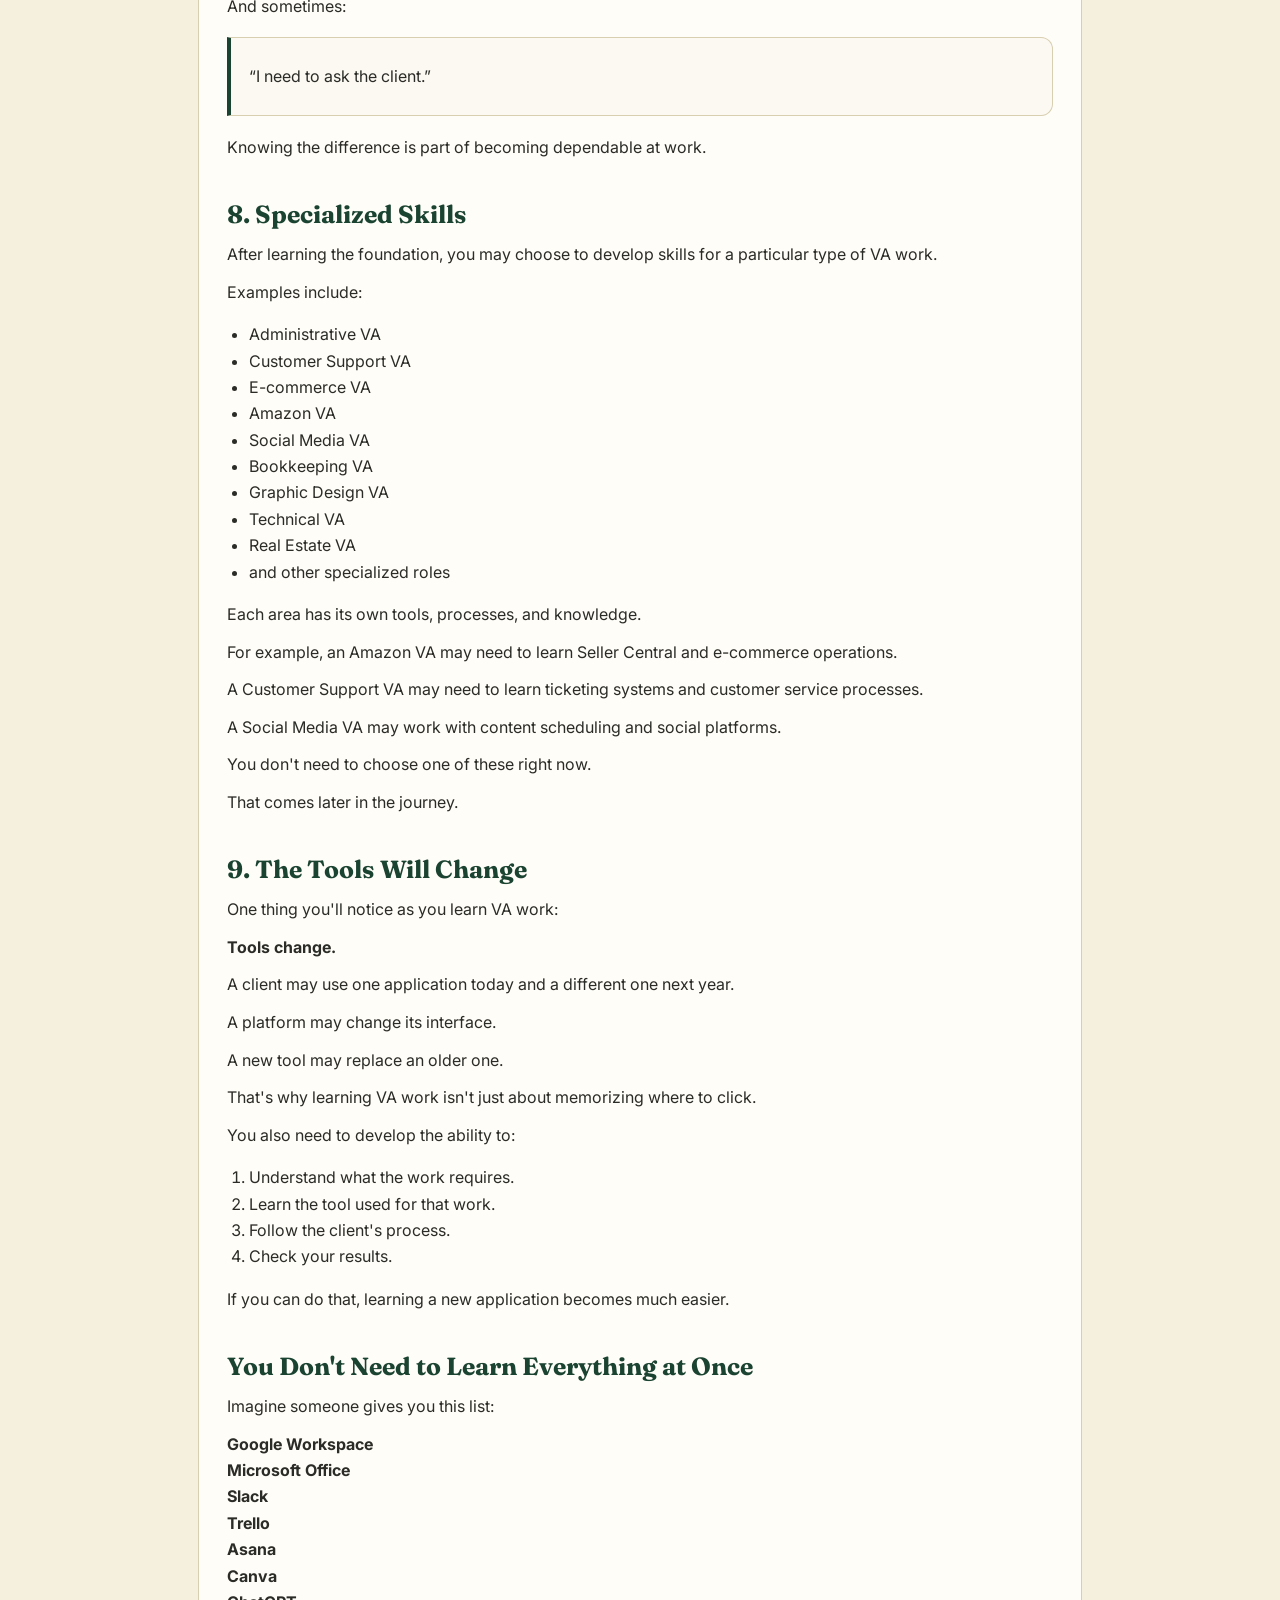
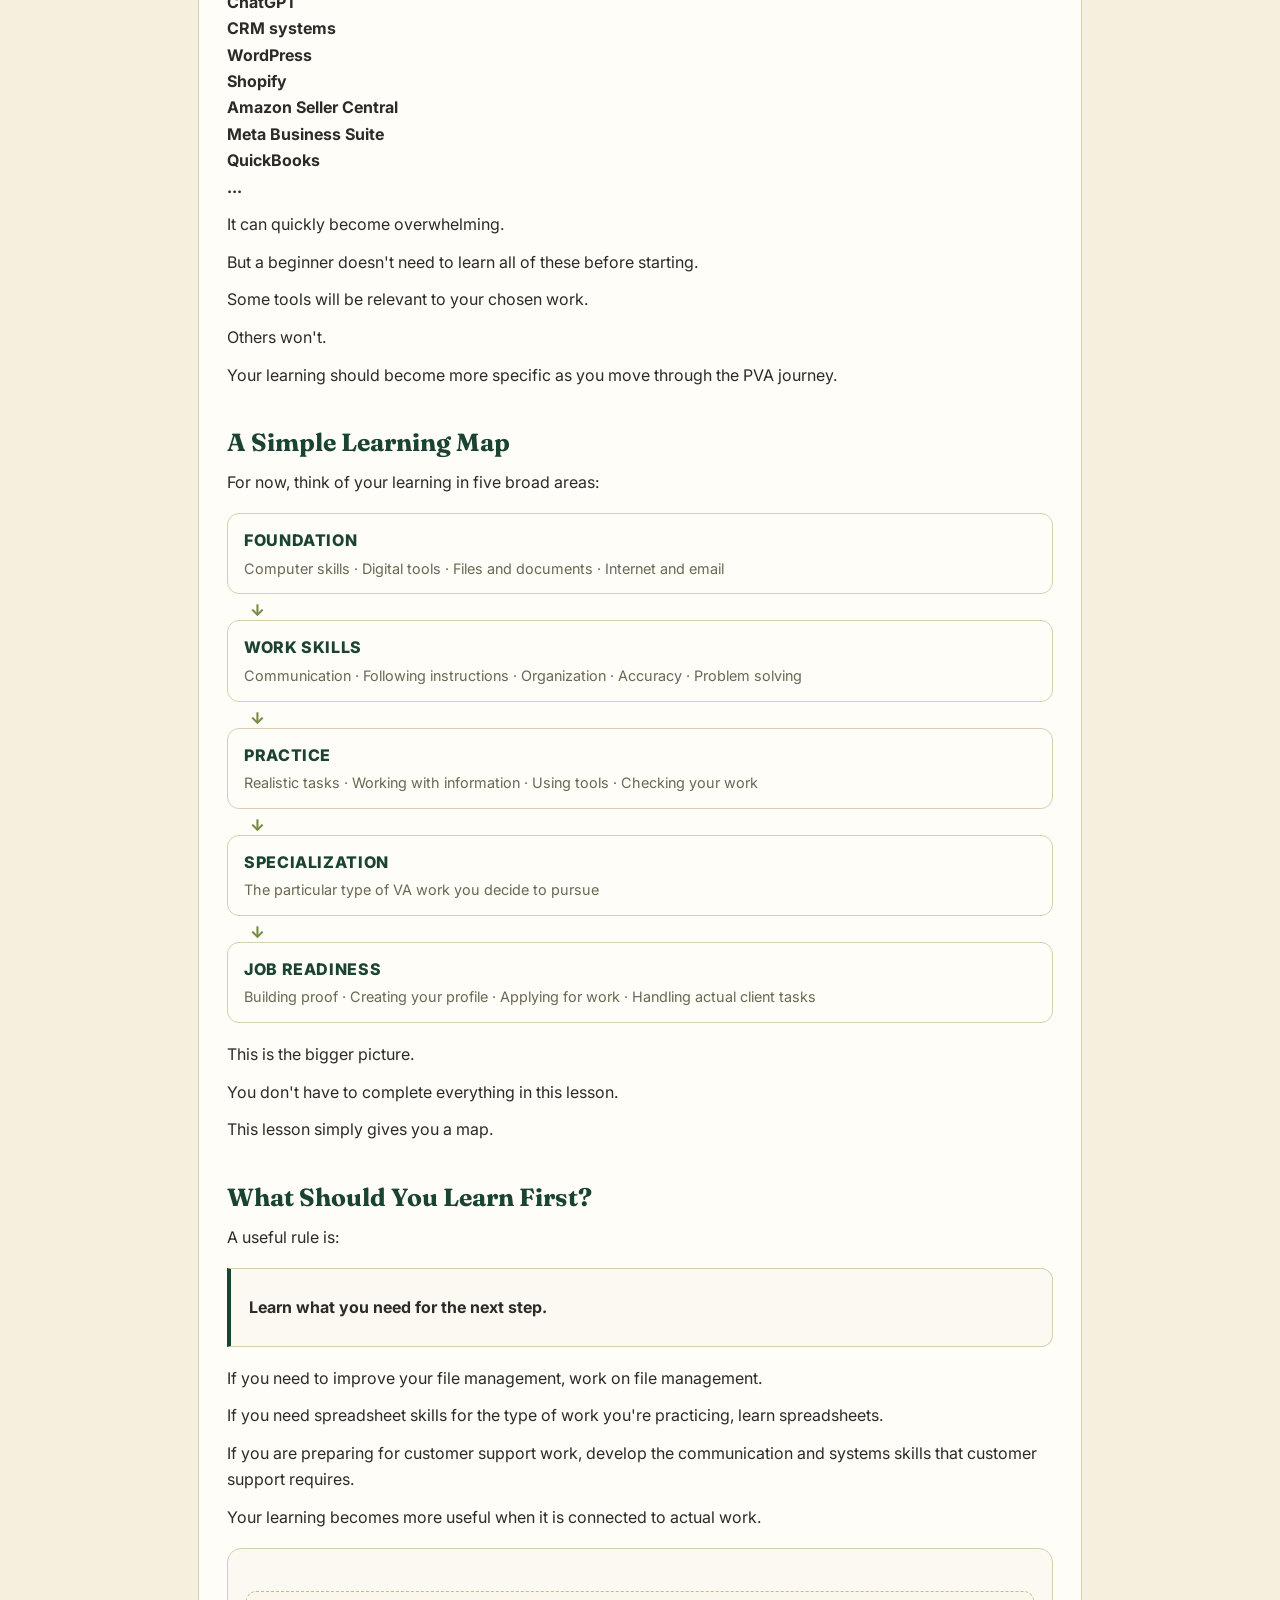
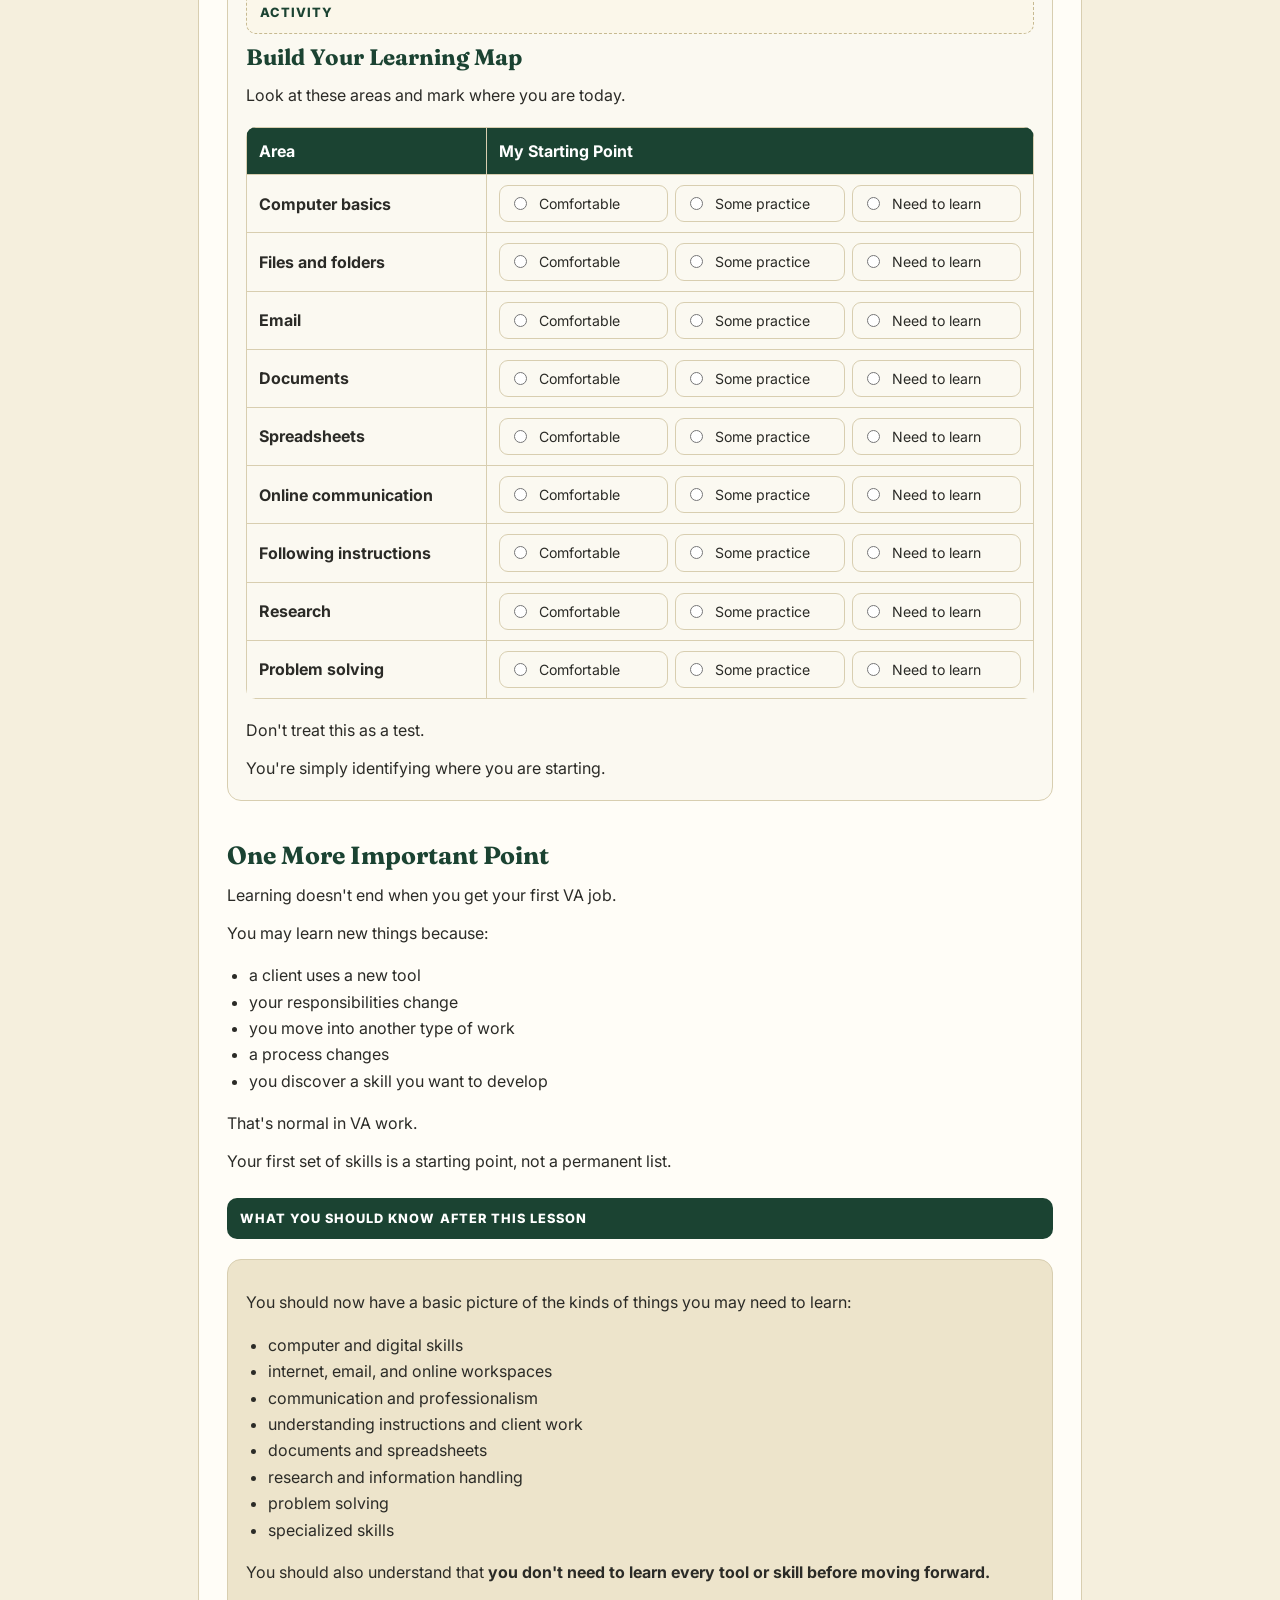
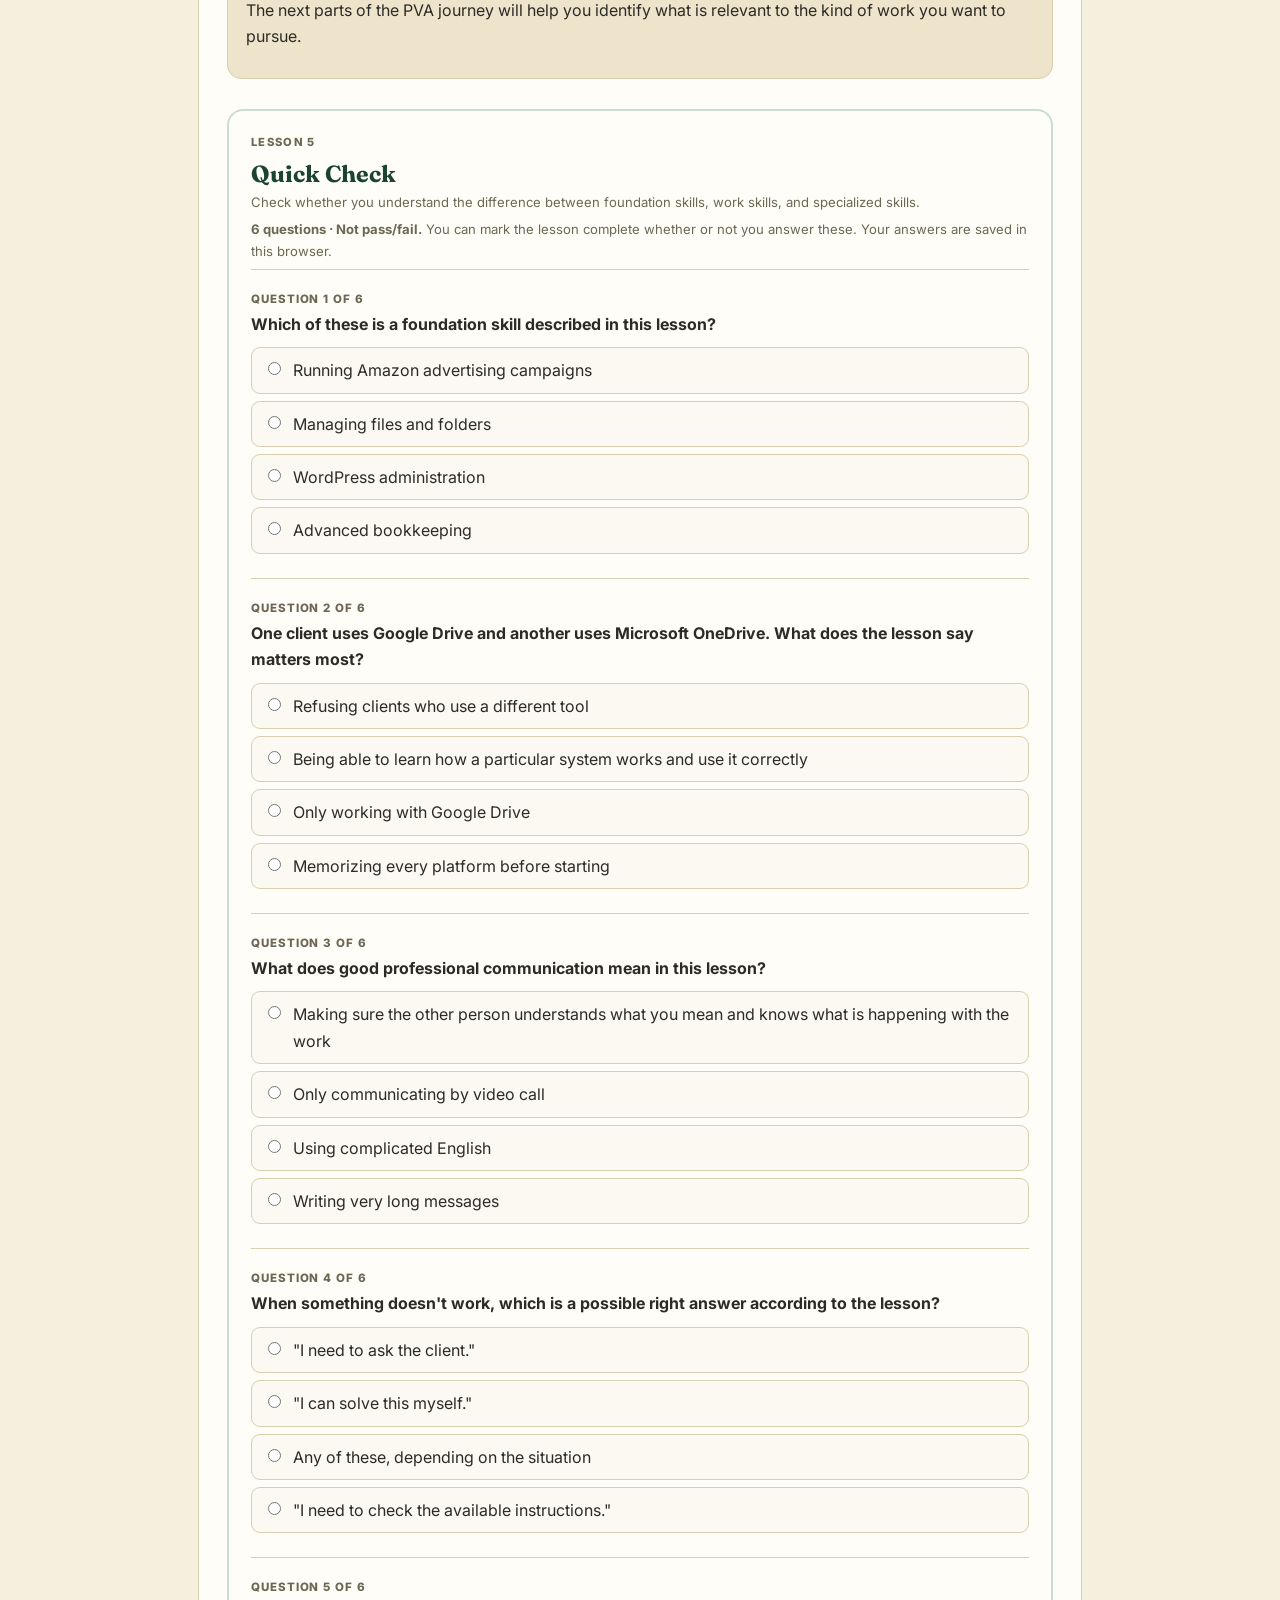
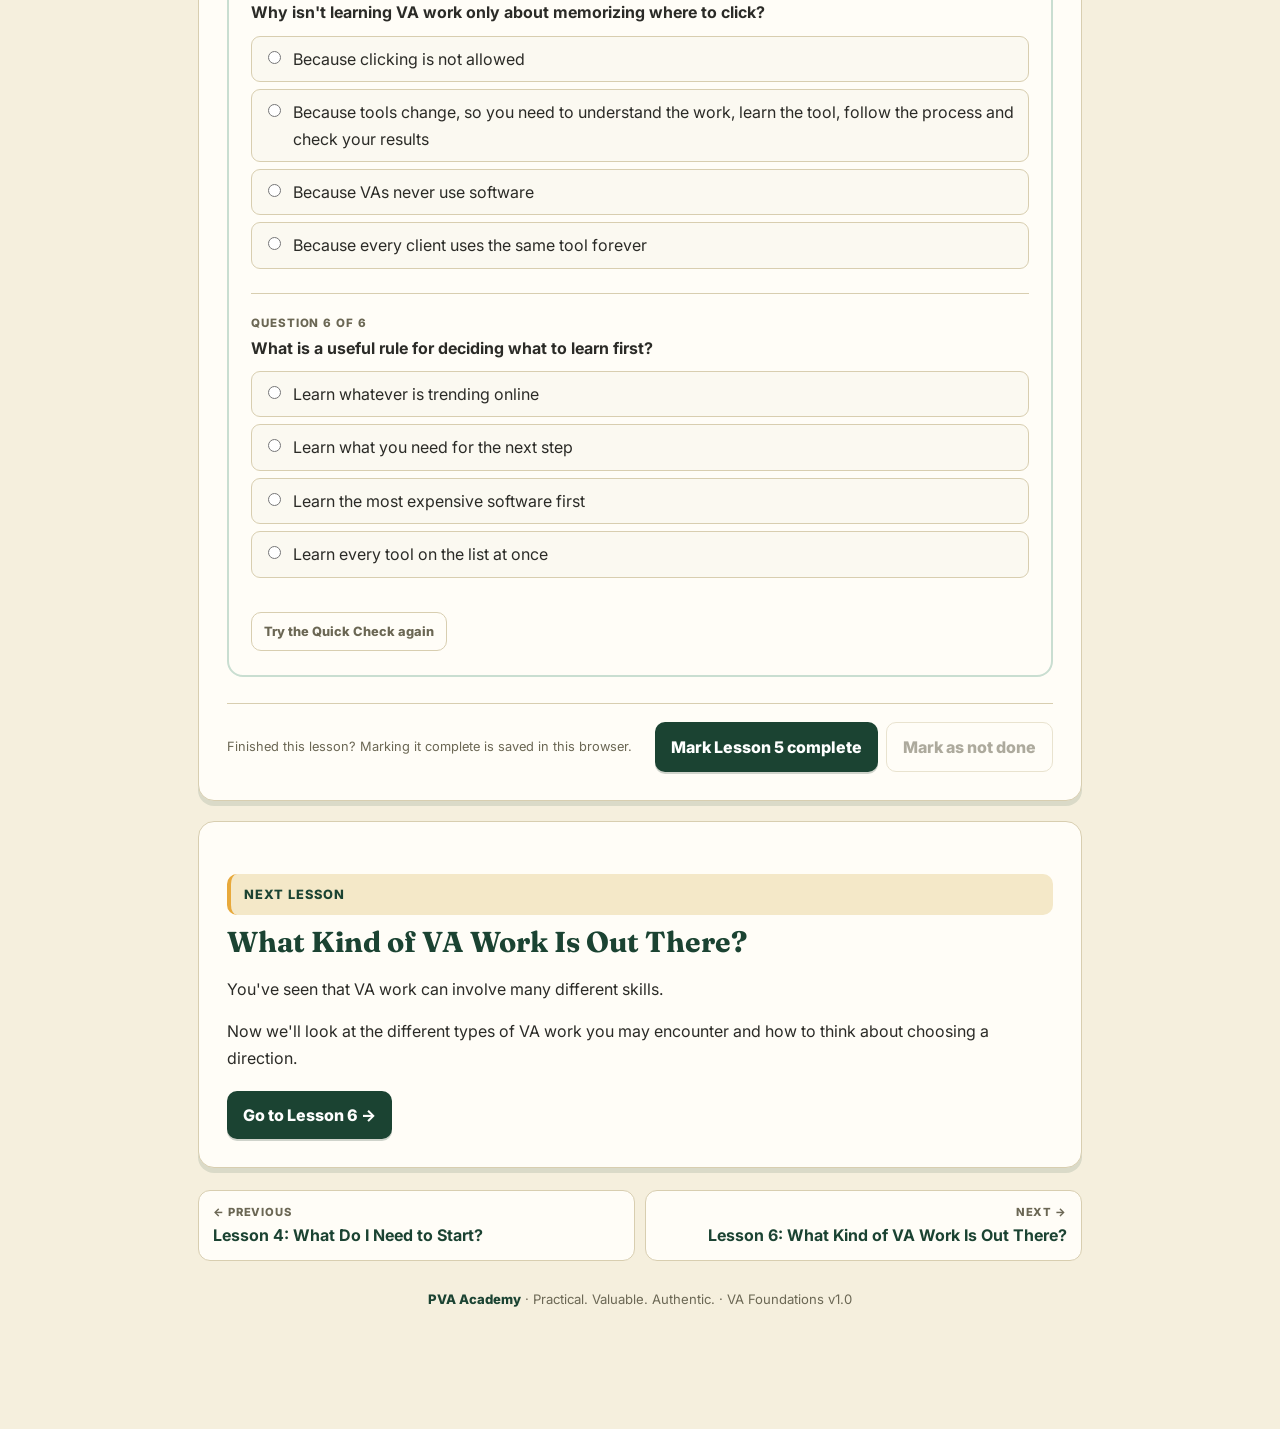
<file: public/lesson-5/index.html>
<!doctype html>
<html lang="en">
<head>
<meta charset="utf-8">
<meta name="viewport" content="width=device-width, initial-scale=1">
<meta name="theme-color" content="#1B4332">
<title>Lesson 5: What Will I Need to Learn? — VA Foundations | PVA Academy</title>
<link rel="preconnect" href="https://fonts.googleapis.com">
<link rel="preconnect" href="https://fonts.gstatic.com" crossorigin>
<link href="https://fonts.googleapis.com/css2?family=Fraunces:opsz,wght@9..144,600;9..144,700&family=Inter:wght@400;500;600;700;800&display=swap" rel="stylesheet">
<link rel="stylesheet" href="../shared/course.css">
</head>
<body data-lesson-id="lesson-5" data-root="../">
<a class="skip-link" href="#main-content">Skip to course content</a>
<header class="route-bar"><div class="route-inner"><a class="home-btn" href="https://probinsiyanongva.org/" aria-label="Back to PVA Academy home page">← PVA Academy</a><div class="route-title"><a href="../">VA Foundations</a></div><div class="route-tag">STAGE 1 · EXPLORE</div></div></header>
<div class="progress-wrap"><div class="progress-inner"><div class="progress-label"><span id="progressText">Getting started</span><span id="progressPct">0%</span></div><div class="progress-track" id="progressTrack"></div></div></div>
<main id="main-content">
<div class="storage-banner hidden" id="storageBanner" role="status" aria-live="polite"><strong>Progress can't be saved in this browser.</strong><br><span id="storageBannerText">You can continue learning, but your progress may not remain after you close or refresh this page. If you are using private browsing or have blocked site data, try a normal browser window.</span></div>
<nav class="lesson-nav" id="lessonNav" aria-label="Course lessons"></nav>
<article class="card lesson" id="lessonCard">
<div class="lesson-head"><div class="lesson-num">5</div><div class="lesson-title-wrap"><div class="section-label">Lesson 5 of 8</div><h1>What Will I Need to Learn?</h1><span class="done-stamp">✓ Completed</span></div></div>
<div class="lesson-body">
<p>You now know what VA work is, what a VA actually does, what skills you may already have, and what kind of basic setup supports the work.</p>
<p>The next question is:</p>
<blockquote>
<p><strong>“So, ano pa ang kailangan kong matutunan?”</strong></p>
</blockquote>
<p>There can be a long list of tools and skills in VA work. You don't need to memorize that list now.</p>
<p>Instead, let's look at the <strong>main areas of learning</strong> you'll encounter as you continue.</p>
<h2>1. Computer and Digital Skills</h2><p>A VA works with digital tools every day.</p>
<p>That means you need to become comfortable with basic computer tasks such as:</p>
<ul>
<li>managing files and folders</li>
<li>using a web browser</li>
<li>downloading and uploading files</li>
<li>copying and pasting information</li>
<li>using keyboard shortcuts</li>
<li>installing or accessing applications</li>
<li>keeping files organized</li>
<li>handling basic troubleshooting</li>
</ul>
<p>These are foundation skills.</p>
<p>If some of them are unfamiliar, you can learn them before moving into more specialized VA work.</p>
<p><strong>PVA has a separate Computer &amp; Laptop Basics learning path for this.</strong></p>
<h2>2. Internet, Email, and Online Workspaces</h2><p>Much of VA work happens through online services.</p>
<p>You may work with:</p>
<ul>
<li>email</li>
<li>Google Workspace</li>
<li>cloud storage</li>
<li>online calendars</li>
<li>shared documents</li>
<li>online forms</li>
<li>web-based applications</li>
</ul>
<p>You don't need to know every platform.</p>
<p>What you need is the ability to learn how a particular system works and use it correctly.</p>
<p>For example, one client may use Google Drive while another may use Microsoft OneDrive.</p>
<p>The specific tool can change.</p>
<p>The basic ability to work with online information remains useful.</p>
<h2>3. Communication and Professionalism</h2><p>A VA works with people.</p>
<p>So learning how to communicate professionally is part of becoming work-ready.</p>
<p>You may need to learn how to:</p>
<ul>
<li>write clear messages</li>
<li>respond to instructions</li>
<li>ask useful questions</li>
<li>confirm details</li>
<li>give updates</li>
<li>communicate delays</li>
<li>handle revisions</li>
<li>participate in meetings</li>
<li>keep client information private</li>
</ul>
<p>Good communication isn't about using complicated English.</p>
<p>The goal is to make sure the other person understands what you mean and knows what is happening with the work.</p>
<p>PVA has a separate <strong>Communication &amp; Professionalism</strong> learning path for this area.</p>
<h2>4. Understanding Instructions and Client Work</h2><p>A client may tell you:</p>
<blockquote>
<p>“Please update the customer records and send me the completed file before lunch.”</p>
</blockquote>
<p>That instruction contains several things you need to understand:</p>
<ul>
<li>What needs to be done?</li>
<li>Which records are involved?</li>
<li>What should the finished file look like?</li>
<li>When is it due?</li>
<li>Where should it be submitted?</li>
<li>Is anything unclear?</li>
</ul>
<p>This is part of learning how to work from instructions.</p>
<p>As you progress, you'll encounter things such as:</p>
<ul>
<li>task instructions</li>
<li>procedures</li>
<li>checklists</li>
<li>SOPs</li>
<li>deadlines</li>
<li>priorities</li>
<li>revisions</li>
<li>quality checks</li>
</ul>
<p>You don't need to master all of these concepts in this lesson.</p>
<p>You'll encounter them through actual practice and later parts of the PVA journey.</p>
<h2>5. Documents and Spreadsheets</h2><p>Many VA tasks involve information.</p>
<p>That information may be stored in:</p>
<ul>
<li>documents</li>
<li>spreadsheets</li>
<li>forms</li>
<li>tables</li>
<li>folders</li>
<li>databases</li>
<li>other business systems</li>
</ul>
<p>You may need to create, edit, organize, format, or check information.</p>
<p>For example, you might be asked to:</p>
<ul>
<li>clean up a spreadsheet</li>
<li>update a document</li>
<li>organize a list</li>
<li>enter information</li>
<li>check records</li>
<li>prepare a simple report</li>
</ul>
<p>These are common examples, but the exact work depends on the client.</p>
<p>If you need to strengthen these basic skills, PVA has separate <strong>Spreadsheet Basics</strong> and <strong>Document Basics</strong> foundation modules.</p>
<h2>6. Research and Information Handling</h2><p>Some VA tasks require finding information online or working with information provided by a client.</p>
<p>You may need to:</p>
<ul>
<li>search for information</li>
<li>compare information</li>
<li>collect data</li>
<li>organize findings</li>
<li>check sources</li>
<li>enter information into a document or spreadsheet</li>
</ul>
<p>The important part is not simply finding something on Google.</p>
<p>You need to understand what information was requested, determine what is relevant, and present the result in a useful way.</p>
<h2>7. Problem Solving</h2><p>VA work doesn't always come with perfect instructions.</p>
<p>Sometimes something doesn't work.</p>
<p>A file may be missing.</p>
<p>A link may not open.</p>
<p>Information may not match.</p>
<p>A client may give you an instruction that needs clarification.</p>
<p>You will need to learn how to stop, look at the problem, and determine what to do next.</p>
<p>Sometimes the answer is:</p>
<blockquote>
<p>“I can solve this myself.”</p>
</blockquote>
<p>Sometimes it is:</p>
<blockquote>
<p>“I need to check the available instructions.”</p>
</blockquote>
<p>And sometimes:</p>
<blockquote>
<p>“I need to ask the client.”</p>
</blockquote>
<p>Knowing the difference is part of becoming dependable at work.</p>
<h2>8. Specialized Skills</h2><p>After learning the foundation, you may choose to develop skills for a particular type of VA work.</p>
<p>Examples include:</p>
<ul>
<li>Administrative VA</li>
<li>Customer Support VA</li>
<li>E-commerce VA</li>
<li>Amazon VA</li>
<li>Social Media VA</li>
<li>Bookkeeping VA</li>
<li>Graphic Design VA</li>
<li>Technical VA</li>
<li>Real Estate VA</li>
<li>and other specialized roles</li>
</ul>
<p>Each area has its own tools, processes, and knowledge.</p>
<p>For example, an Amazon VA may need to learn Seller Central and e-commerce operations.</p>
<p>A Customer Support VA may need to learn ticketing systems and customer service processes.</p>
<p>A Social Media VA may work with content scheduling and social platforms.</p>
<p>You don't need to choose one of these right now.</p>
<p>That comes later in the journey.</p>
<h2>9. The Tools Will Change</h2><p>One thing you'll notice as you learn VA work:</p>
<p><strong>Tools change.</strong></p>
<p>A client may use one application today and a different one next year.</p>
<p>A platform may change its interface.</p>
<p>A new tool may replace an older one.</p>
<p>That's why learning VA work isn't just about memorizing where to click.</p>
<p>You also need to develop the ability to:</p>
<ol>
<li>Understand what the work requires.</li>
<li>Learn the tool used for that work.</li>
<li>Follow the client's process.</li>
<li>Check your results.</li>
</ol>
<p>If you can do that, learning a new application becomes much easier.</p>
<h2>You Don&#x27;t Need to Learn Everything at Once</h2><p>Imagine someone gives you this list:</p>
<p><strong>Google Workspace<br />
Microsoft Office<br />
Slack<br />
Trello<br />
Asana<br />
Canva<br />
ChatGPT<br />
CRM systems<br />
WordPress<br />
Shopify<br />
Amazon Seller Central<br />
Meta Business Suite<br />
QuickBooks<br />
...</strong></p>
<p>It can quickly become overwhelming.</p>
<p>But a beginner doesn't need to learn all of these before starting.</p>
<p>Some tools will be relevant to your chosen work.</p>
<p>Others won't.</p>
<p>Your learning should become more specific as you move through the PVA journey.</p>
<h2>A Simple Learning Map</h2><p>For now, think of your learning in five broad areas:</p><ol class="flow"><li><div class="flow-name">FOUNDATION</div><div class="flow-detail">Computer skills · Digital tools · Files and documents · Internet and email</div></li><li><div class="flow-name">WORK SKILLS</div><div class="flow-detail">Communication · Following instructions · Organization · Accuracy · Problem solving</div></li><li><div class="flow-name">PRACTICE</div><div class="flow-detail">Realistic tasks · Working with information · Using tools · Checking your work</div></li><li><div class="flow-name">SPECIALIZATION</div><div class="flow-detail">The particular type of VA work you decide to pursue</div></li><li><div class="flow-name">JOB READINESS</div><div class="flow-detail">Building proof · Creating your profile · Applying for work · Handling actual client tasks</div></li></ol><p>This is the bigger picture.</p><p>You don't have to complete everything in this lesson.</p><p>This lesson simply gives you a map.</p>
<h2>What Should You Learn First?</h2><p>A useful rule is:</p>
<blockquote>
<p><strong>Learn what you need for the next step.</strong></p>
</blockquote>
<p>If you need to improve your file management, work on file management.</p>
<p>If you need spreadsheet skills for the type of work you're practicing, learn spreadsheets.</p>
<p>If you are preparing for customer support work, develop the communication and systems skills that customer support requires.</p>
<p>Your learning becomes more useful when it is connected to actual work.</p>
<section class="activity"><div class="activity-title">Activity</div><h2>Build Your Learning Map</h2><p>Look at these areas and mark where you are today.</p><div class="table-wrap"><table class="fill-table"><thead><tr><th>Area</th><th>My Starting Point</th></tr></thead><tbody><tr><td><strong>Computer basics</strong></td><td><div class="choice-row self-choice" role="radiogroup" aria-label="Computer basics" data-key="resp:map-computer-basics" data-note-label="Computer basics"><label class="choice"><input type="radio" name="resp:map-computer-basics" value="Comfortable"><span>Comfortable</span></label><label class="choice"><input type="radio" name="resp:map-computer-basics" value="Some practice"><span>Some practice</span></label><label class="choice"><input type="radio" name="resp:map-computer-basics" value="Need to learn"><span>Need to learn</span></label></div></td></tr><tr><td><strong>Files and folders</strong></td><td><div class="choice-row self-choice" role="radiogroup" aria-label="Files and folders" data-key="resp:map-files-and-folders" data-note-label="Files and folders"><label class="choice"><input type="radio" name="resp:map-files-and-folders" value="Comfortable"><span>Comfortable</span></label><label class="choice"><input type="radio" name="resp:map-files-and-folders" value="Some practice"><span>Some practice</span></label><label class="choice"><input type="radio" name="resp:map-files-and-folders" value="Need to learn"><span>Need to learn</span></label></div></td></tr><tr><td><strong>Email</strong></td><td><div class="choice-row self-choice" role="radiogroup" aria-label="Email" data-key="resp:map-email" data-note-label="Email"><label class="choice"><input type="radio" name="resp:map-email" value="Comfortable"><span>Comfortable</span></label><label class="choice"><input type="radio" name="resp:map-email" value="Some practice"><span>Some practice</span></label><label class="choice"><input type="radio" name="resp:map-email" value="Need to learn"><span>Need to learn</span></label></div></td></tr><tr><td><strong>Documents</strong></td><td><div class="choice-row self-choice" role="radiogroup" aria-label="Documents" data-key="resp:map-documents" data-note-label="Documents"><label class="choice"><input type="radio" name="resp:map-documents" value="Comfortable"><span>Comfortable</span></label><label class="choice"><input type="radio" name="resp:map-documents" value="Some practice"><span>Some practice</span></label><label class="choice"><input type="radio" name="resp:map-documents" value="Need to learn"><span>Need to learn</span></label></div></td></tr><tr><td><strong>Spreadsheets</strong></td><td><div class="choice-row self-choice" role="radiogroup" aria-label="Spreadsheets" data-key="resp:map-spreadsheets" data-note-label="Spreadsheets"><label class="choice"><input type="radio" name="resp:map-spreadsheets" value="Comfortable"><span>Comfortable</span></label><label class="choice"><input type="radio" name="resp:map-spreadsheets" value="Some practice"><span>Some practice</span></label><label class="choice"><input type="radio" name="resp:map-spreadsheets" value="Need to learn"><span>Need to learn</span></label></div></td></tr><tr><td><strong>Online communication</strong></td><td><div class="choice-row self-choice" role="radiogroup" aria-label="Online communication" data-key="resp:map-online-communication" data-note-label="Online communication"><label class="choice"><input type="radio" name="resp:map-online-communication" value="Comfortable"><span>Comfortable</span></label><label class="choice"><input type="radio" name="resp:map-online-communication" value="Some practice"><span>Some practice</span></label><label class="choice"><input type="radio" name="resp:map-online-communication" value="Need to learn"><span>Need to learn</span></label></div></td></tr><tr><td><strong>Following instructions</strong></td><td><div class="choice-row self-choice" role="radiogroup" aria-label="Following instructions" data-key="resp:map-following-instructions" data-note-label="Following instructions"><label class="choice"><input type="radio" name="resp:map-following-instructions" value="Comfortable"><span>Comfortable</span></label><label class="choice"><input type="radio" name="resp:map-following-instructions" value="Some practice"><span>Some practice</span></label><label class="choice"><input type="radio" name="resp:map-following-instructions" value="Need to learn"><span>Need to learn</span></label></div></td></tr><tr><td><strong>Research</strong></td><td><div class="choice-row self-choice" role="radiogroup" aria-label="Research" data-key="resp:map-research" data-note-label="Research"><label class="choice"><input type="radio" name="resp:map-research" value="Comfortable"><span>Comfortable</span></label><label class="choice"><input type="radio" name="resp:map-research" value="Some practice"><span>Some practice</span></label><label class="choice"><input type="radio" name="resp:map-research" value="Need to learn"><span>Need to learn</span></label></div></td></tr><tr><td><strong>Problem solving</strong></td><td><div class="choice-row self-choice" role="radiogroup" aria-label="Problem solving" data-key="resp:map-problem-solving" data-note-label="Problem solving"><label class="choice"><input type="radio" name="resp:map-problem-solving" value="Comfortable"><span>Comfortable</span></label><label class="choice"><input type="radio" name="resp:map-problem-solving" value="Some practice"><span>Some practice</span></label><label class="choice"><input type="radio" name="resp:map-problem-solving" value="Need to learn"><span>Need to learn</span></label></div></td></tr></tbody></table></div><p>Don't treat this as a test.</p><p>You're simply identifying where you are starting.</p></section>
<h2>One More Important Point</h2><p>Learning doesn't end when you get your first VA job.</p>
<p>You may learn new things because:</p>
<ul>
<li>a client uses a new tool</li>
<li>your responsibilities change</li>
<li>you move into another type of work</li>
<li>a process changes</li>
<li>you discover a skill you want to develop</li>
</ul>
<p>That's normal in VA work.</p>
<p>Your first set of skills is a starting point, not a permanent list.</p>
<div class="takeaway-title">What You Should Know After This Lesson</div><div class="key-idea"><p>You should now have a basic picture of the kinds of things you may need to learn:</p>
<ul>
<li>computer and digital skills</li>
<li>internet, email, and online workspaces</li>
<li>communication and professionalism</li>
<li>understanding instructions and client work</li>
<li>documents and spreadsheets</li>
<li>research and information handling</li>
<li>problem solving</li>
<li>specialized skills</li>
</ul>
<p>You should also understand that <strong>you don't need to learn every tool or skill before moving forward.</strong></p>
<p>The next parts of the PVA journey will help you identify what is relevant to the kind of work you want to pursue.</p></div>
</div>
<section class="quick-check" id="quickCheck" aria-label="Quick Check"></section>
<div class="lesson-footer"><span class="next-hint">Finished this lesson? Marking it complete is saved in this browser.</span><div class="footer-actions"><button class="btn" type="button" id="markBtn">Mark Lesson 5 complete</button><button class="btn subtle" type="button" id="notDoneBtn" disabled>Mark as not done</button></div></div>
<div class="tip hidden" id="donePanel" role="status"><strong>Lesson 5 is marked complete.</strong> <span class="small">It's saved in this browser.</span><div class="hero-actions" style="margin-top:10px"><button class="btn secondary small-btn" type="button" id="notesBtn">Download my Lesson 5 notes (.txt)</button></div></div>
</article>
<section class="card"><div class="connection-title">Next Lesson</div><h2>What Kind of VA Work Is Out There?</h2><p>You've seen that VA work can involve many different skills.</p><p>Now we'll look at the different types of VA work you may encounter and how to think about choosing a direction.</p><div class="hero-actions"><a class="btn" href="../lesson-6/">Go to Lesson 6 →</a></div></section>
<nav class="pager" aria-label="Lesson navigation"><a class="prev" href="../lesson-4/"><span class="pager-dir">← Previous</span><span class="pager-title">Lesson 4: What Do I Need to Start?</span></a><a class="next" href="../lesson-6/"><span class="pager-dir">Next →</span><span class="pager-title">Lesson 6: What Kind of VA Work Is Out There?</span></a></nav>
<footer><span class="footer-mark">PVA Academy</span> · Practical. Valuable. Authentic. · VA Foundations v1.0</footer>
</main>
<script src="../shared/progress.js"></script>
<script src="../shared/quick-checks.js"></script>
<script src="../shared/lesson.js"></script>
</body>
</html>
</file>
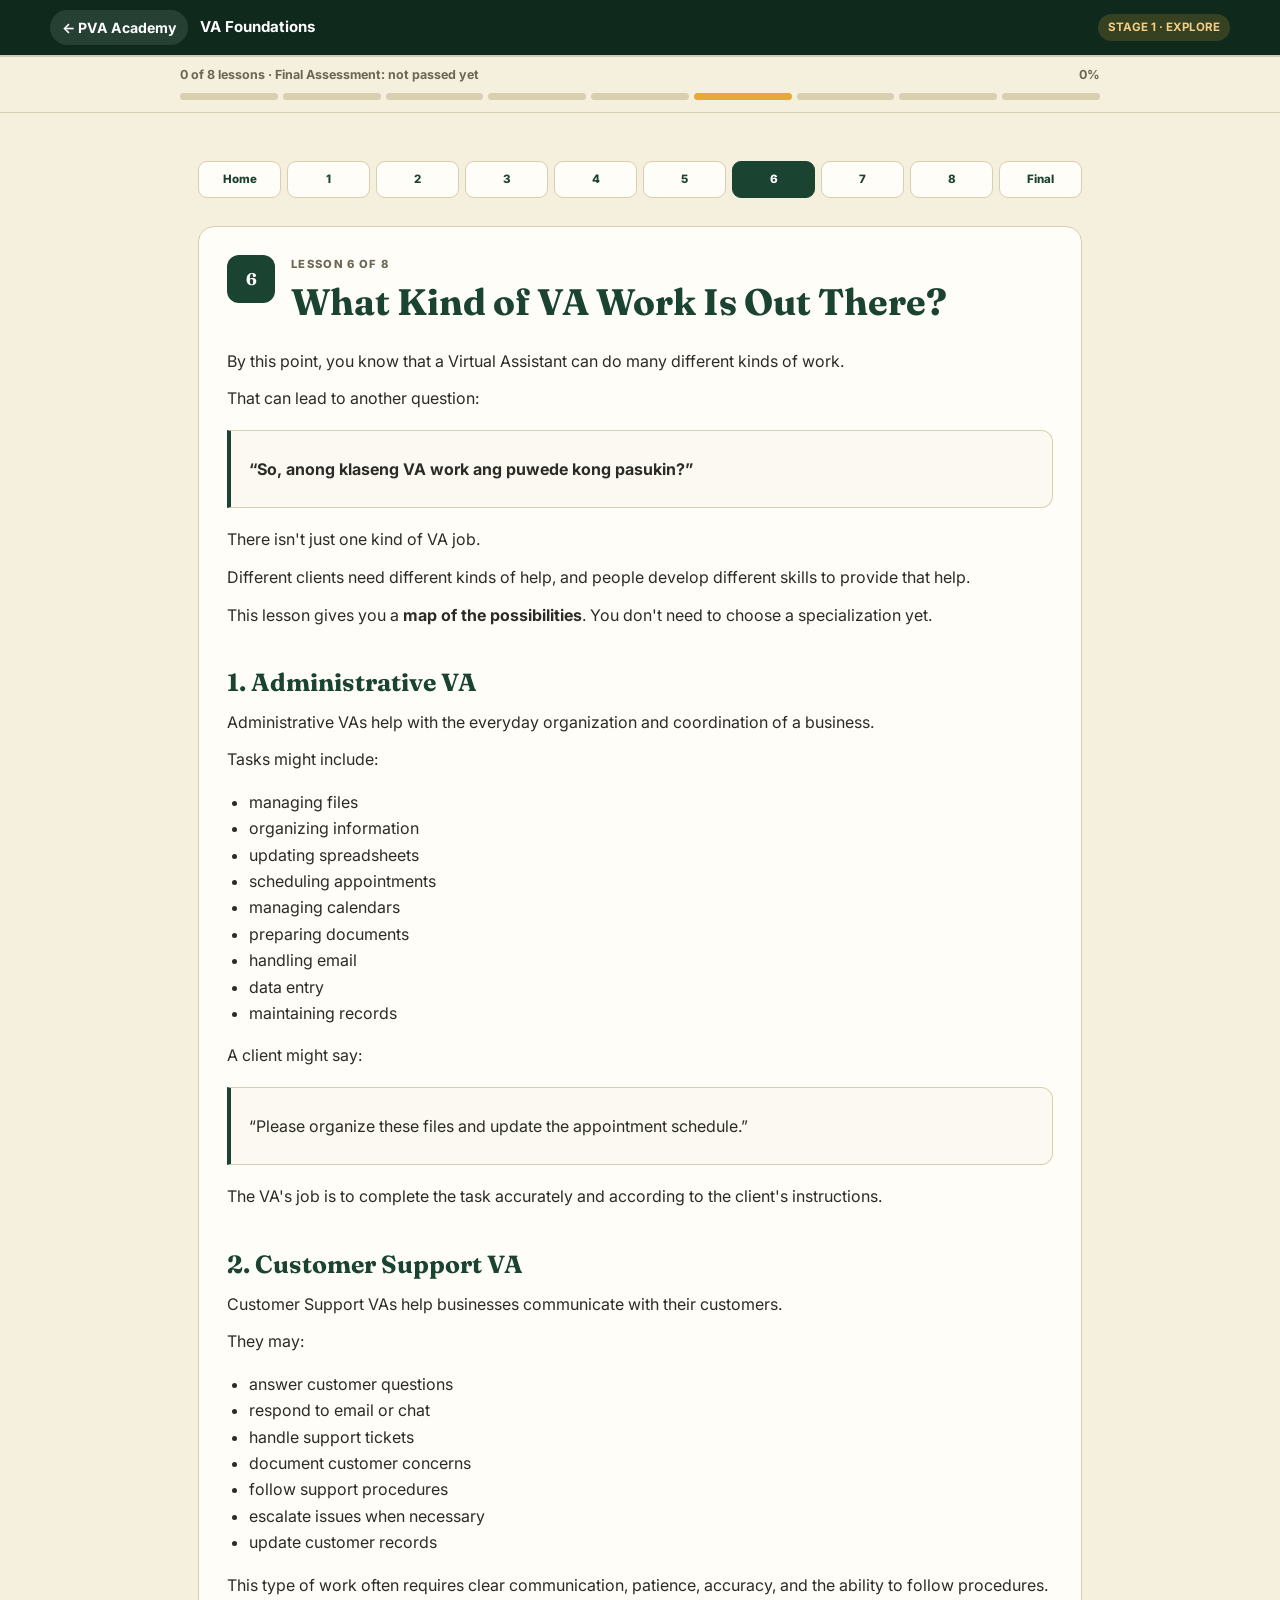
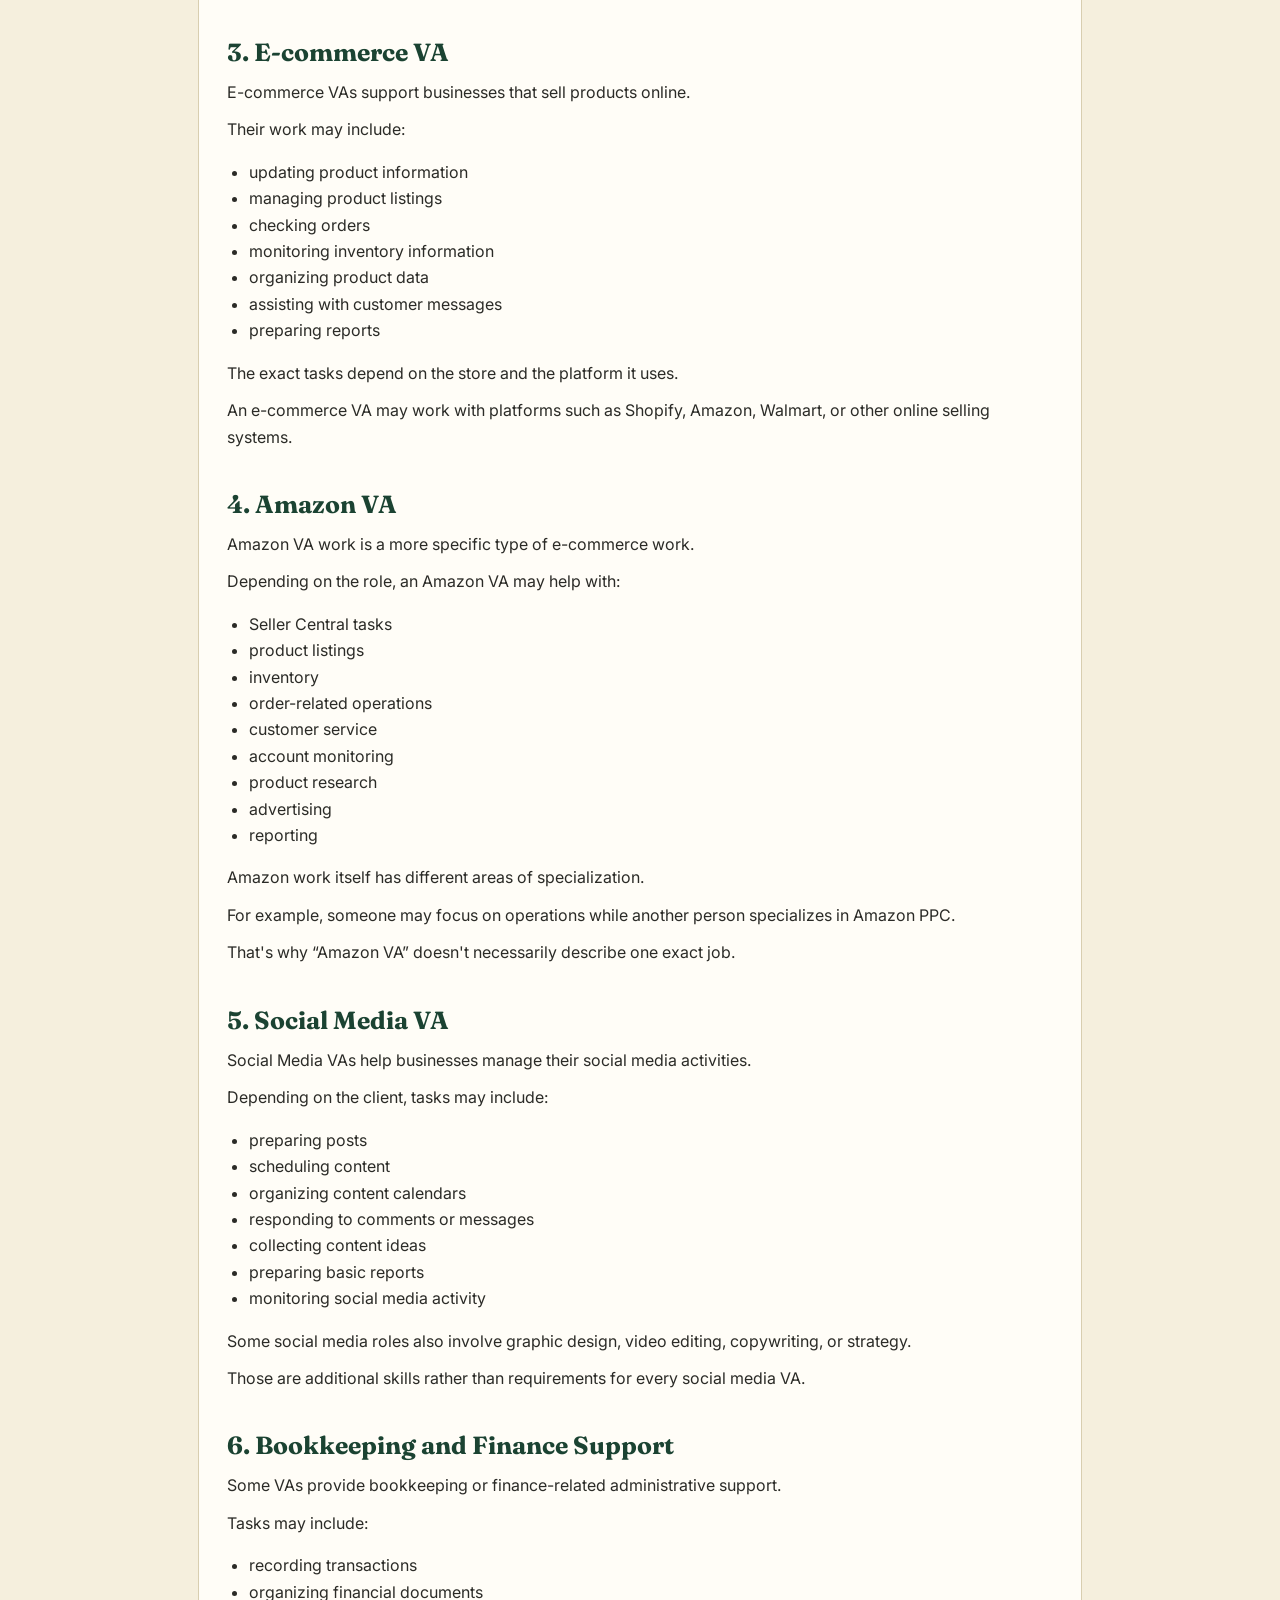
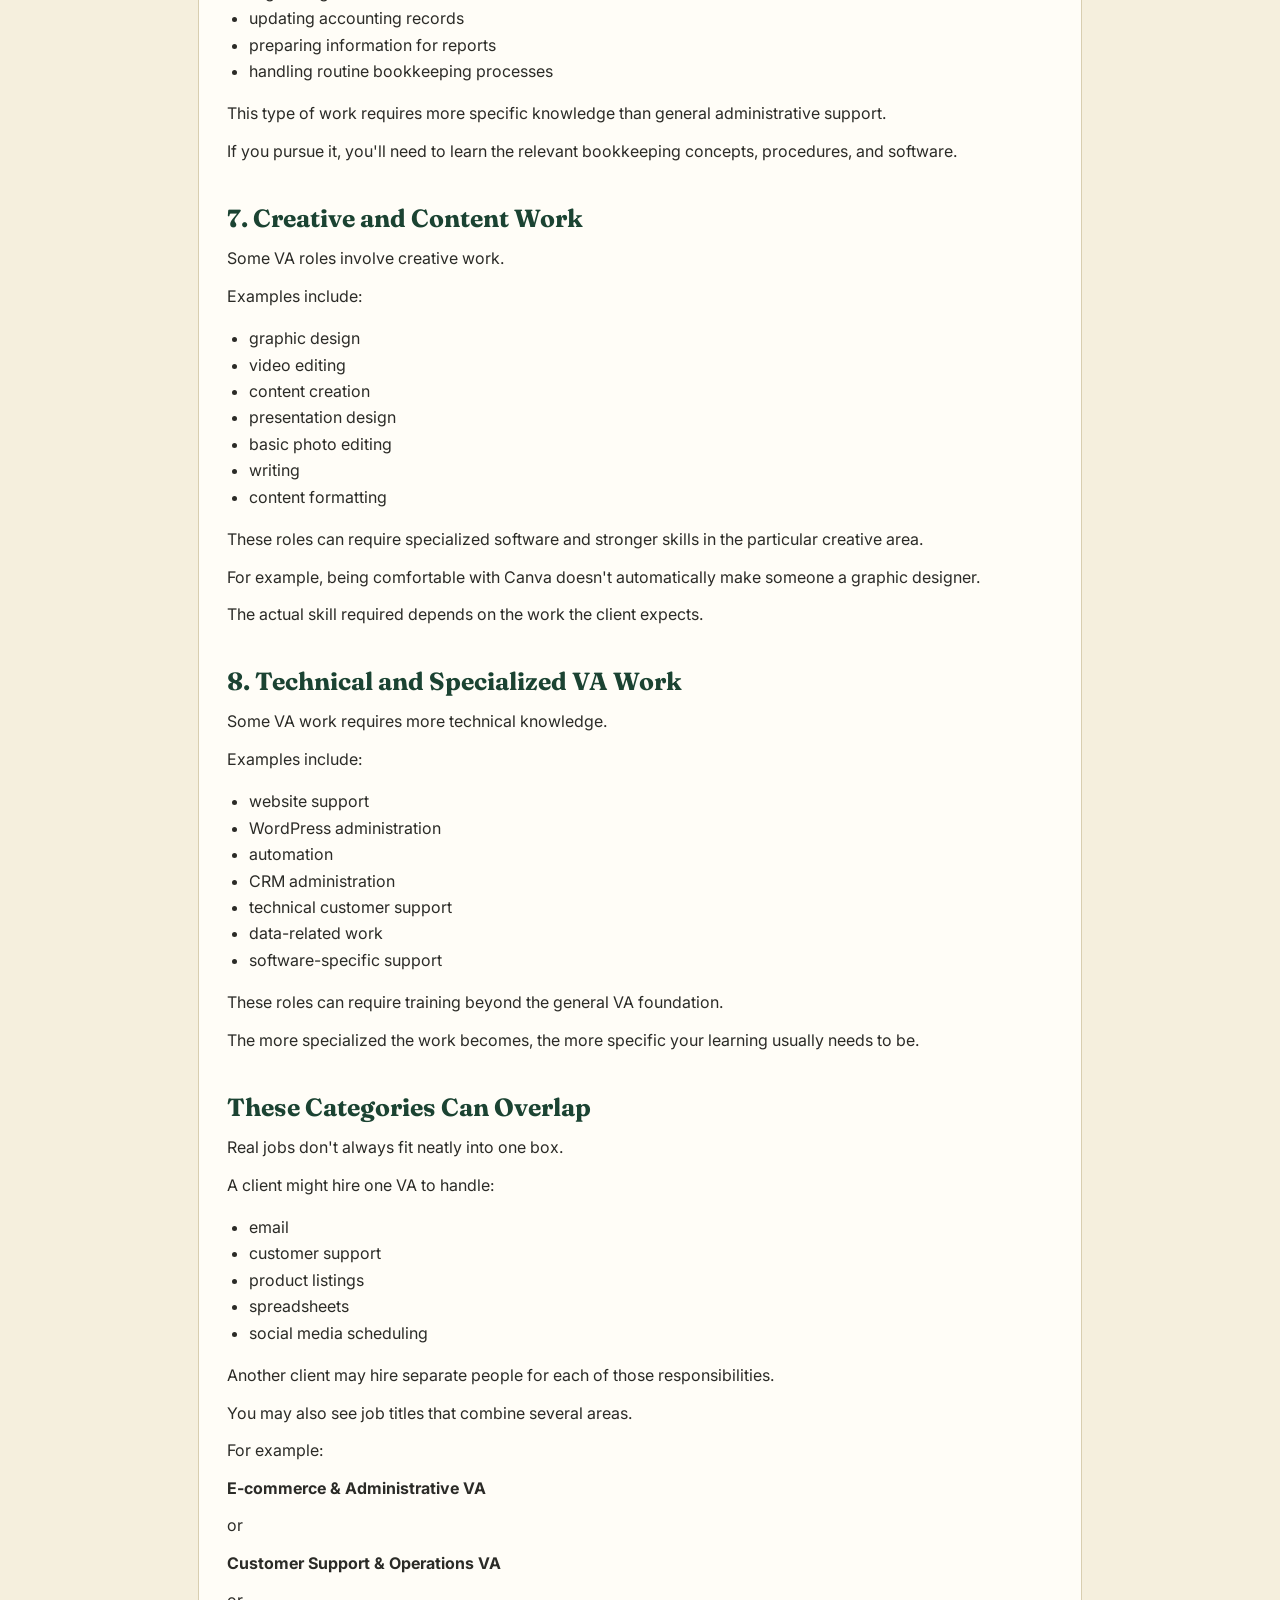
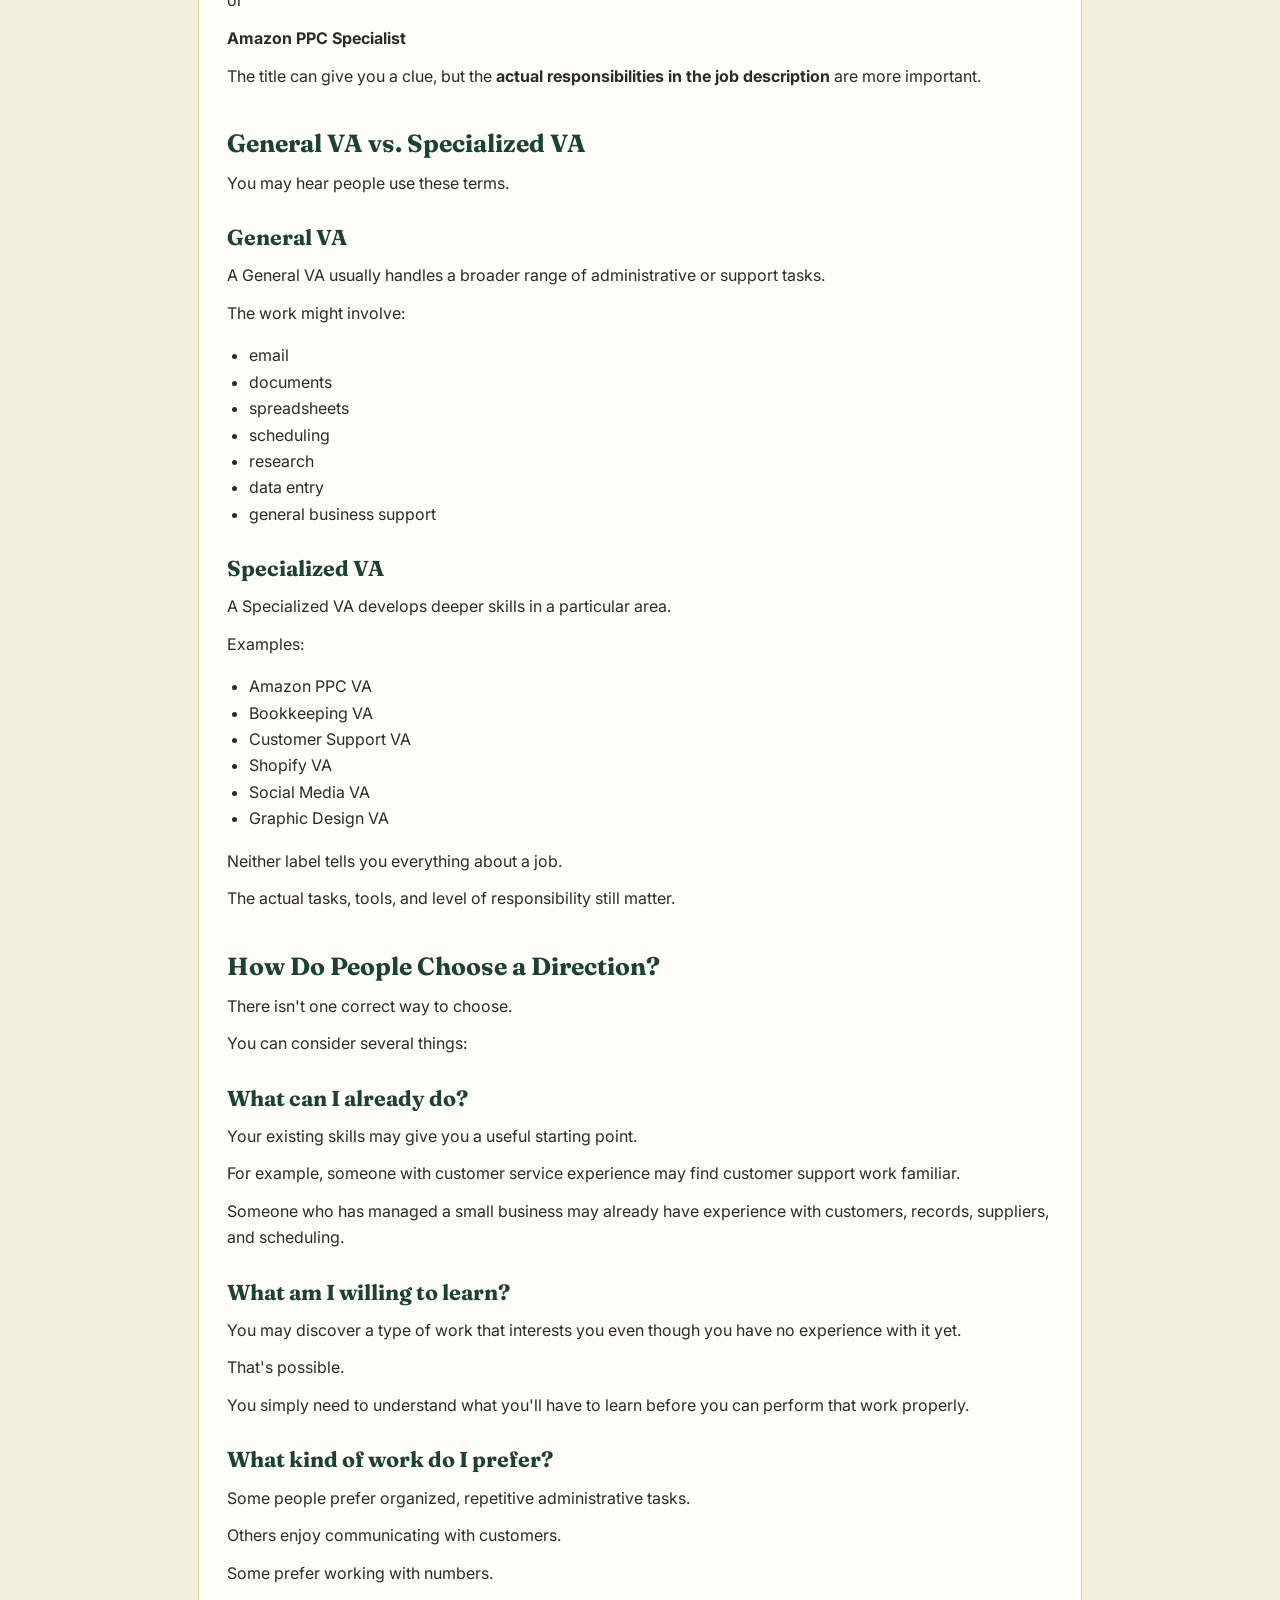
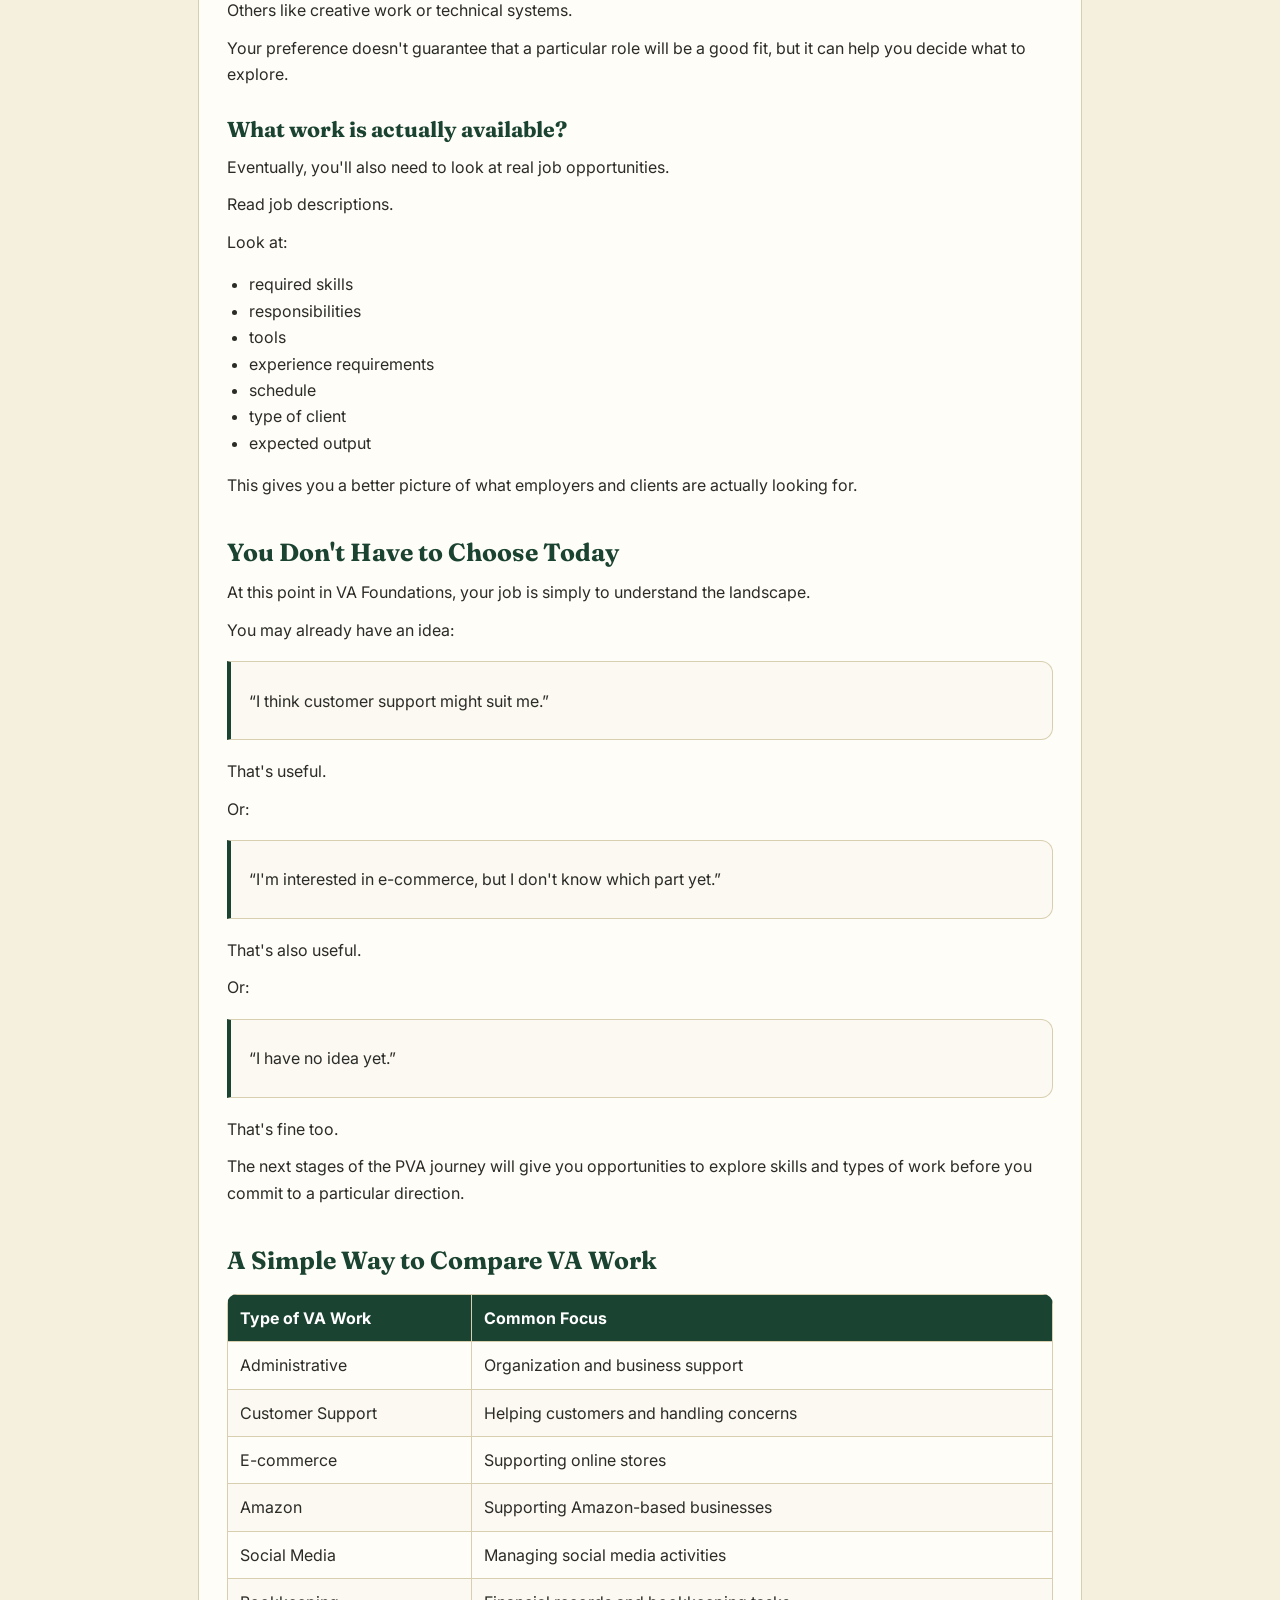
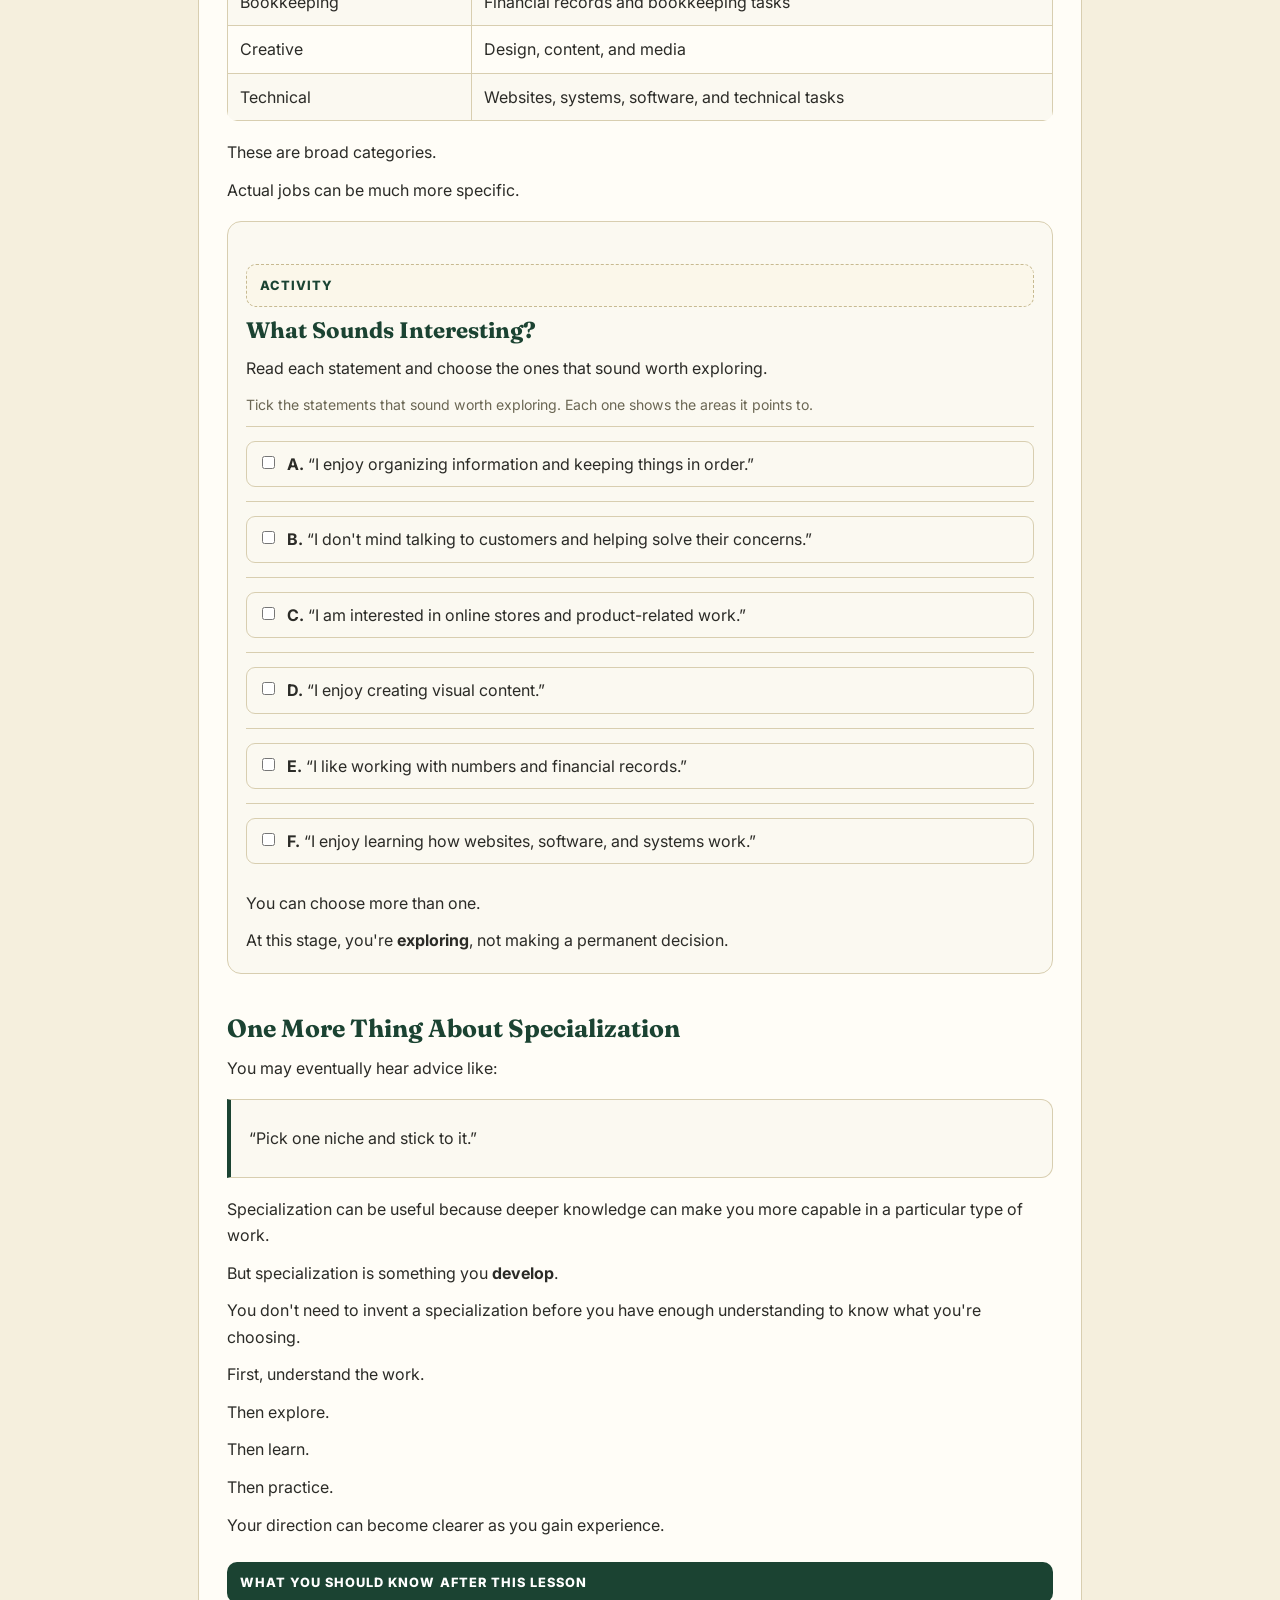
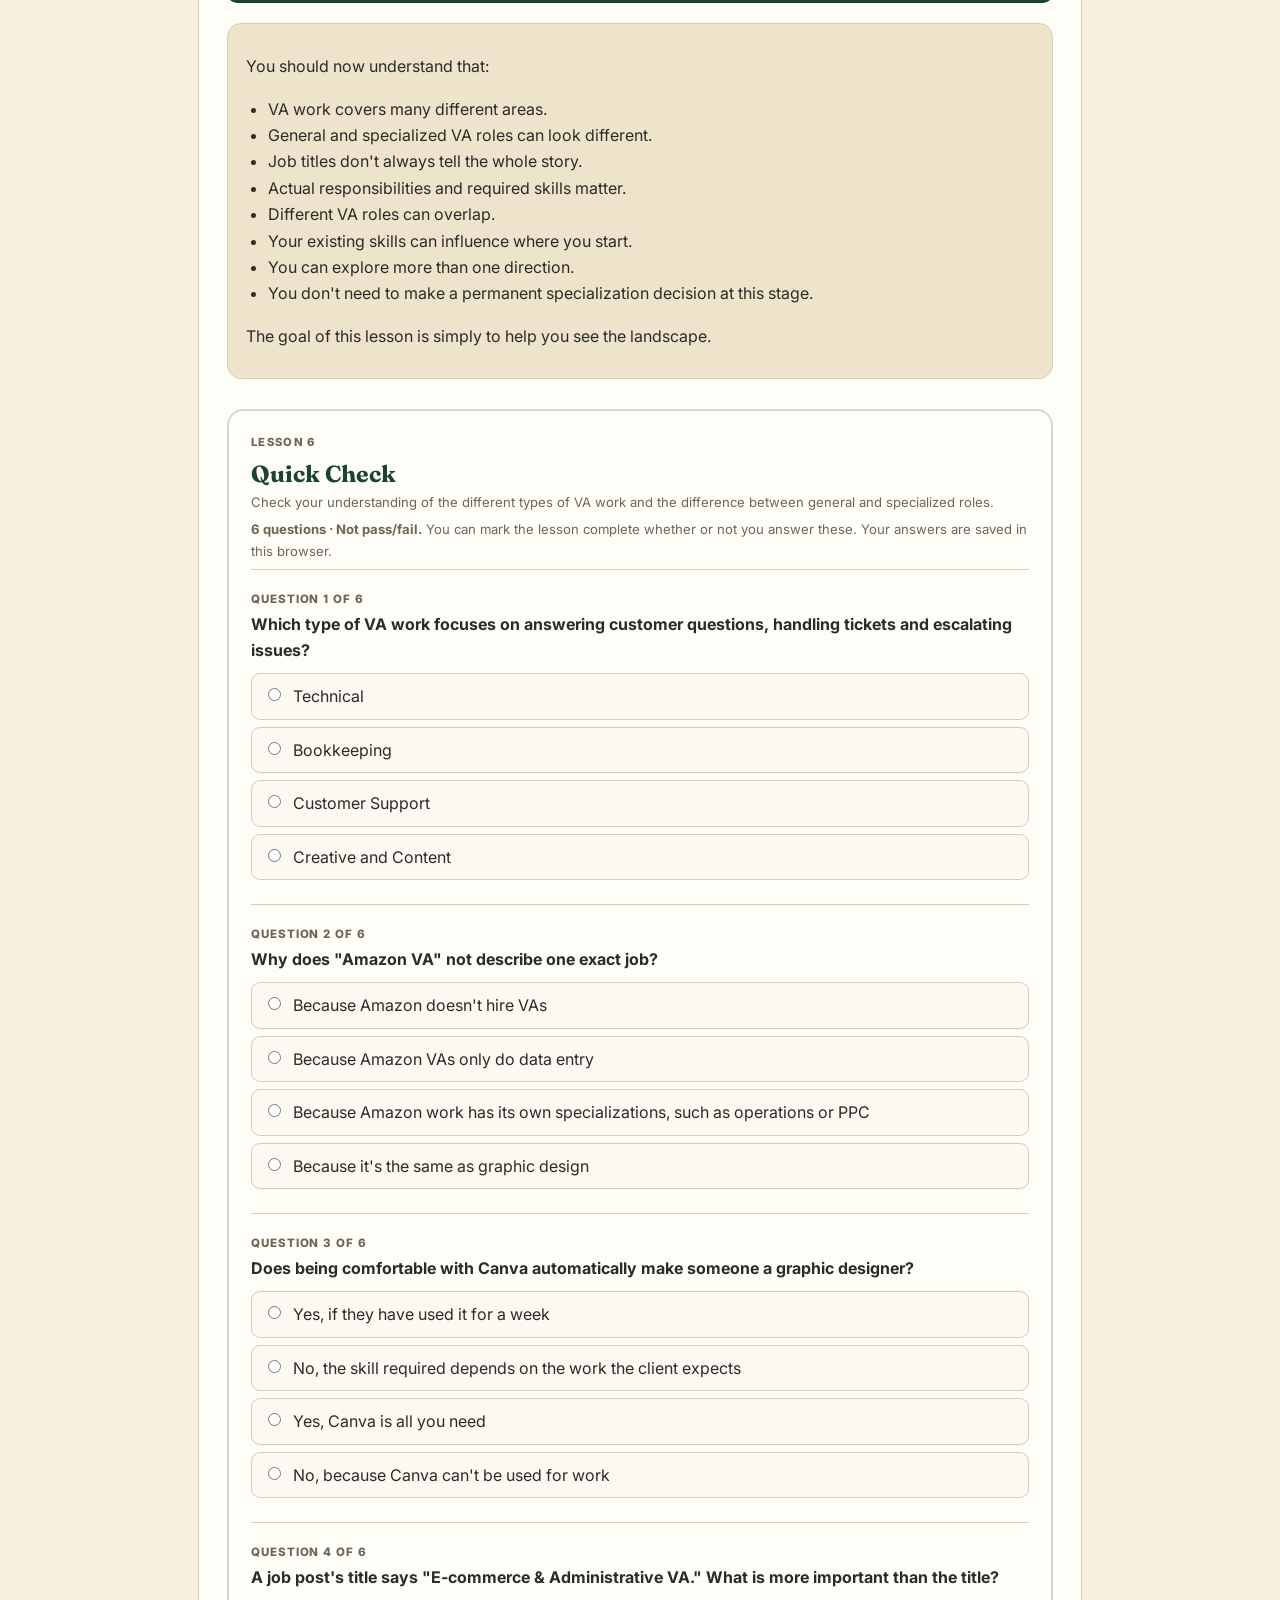
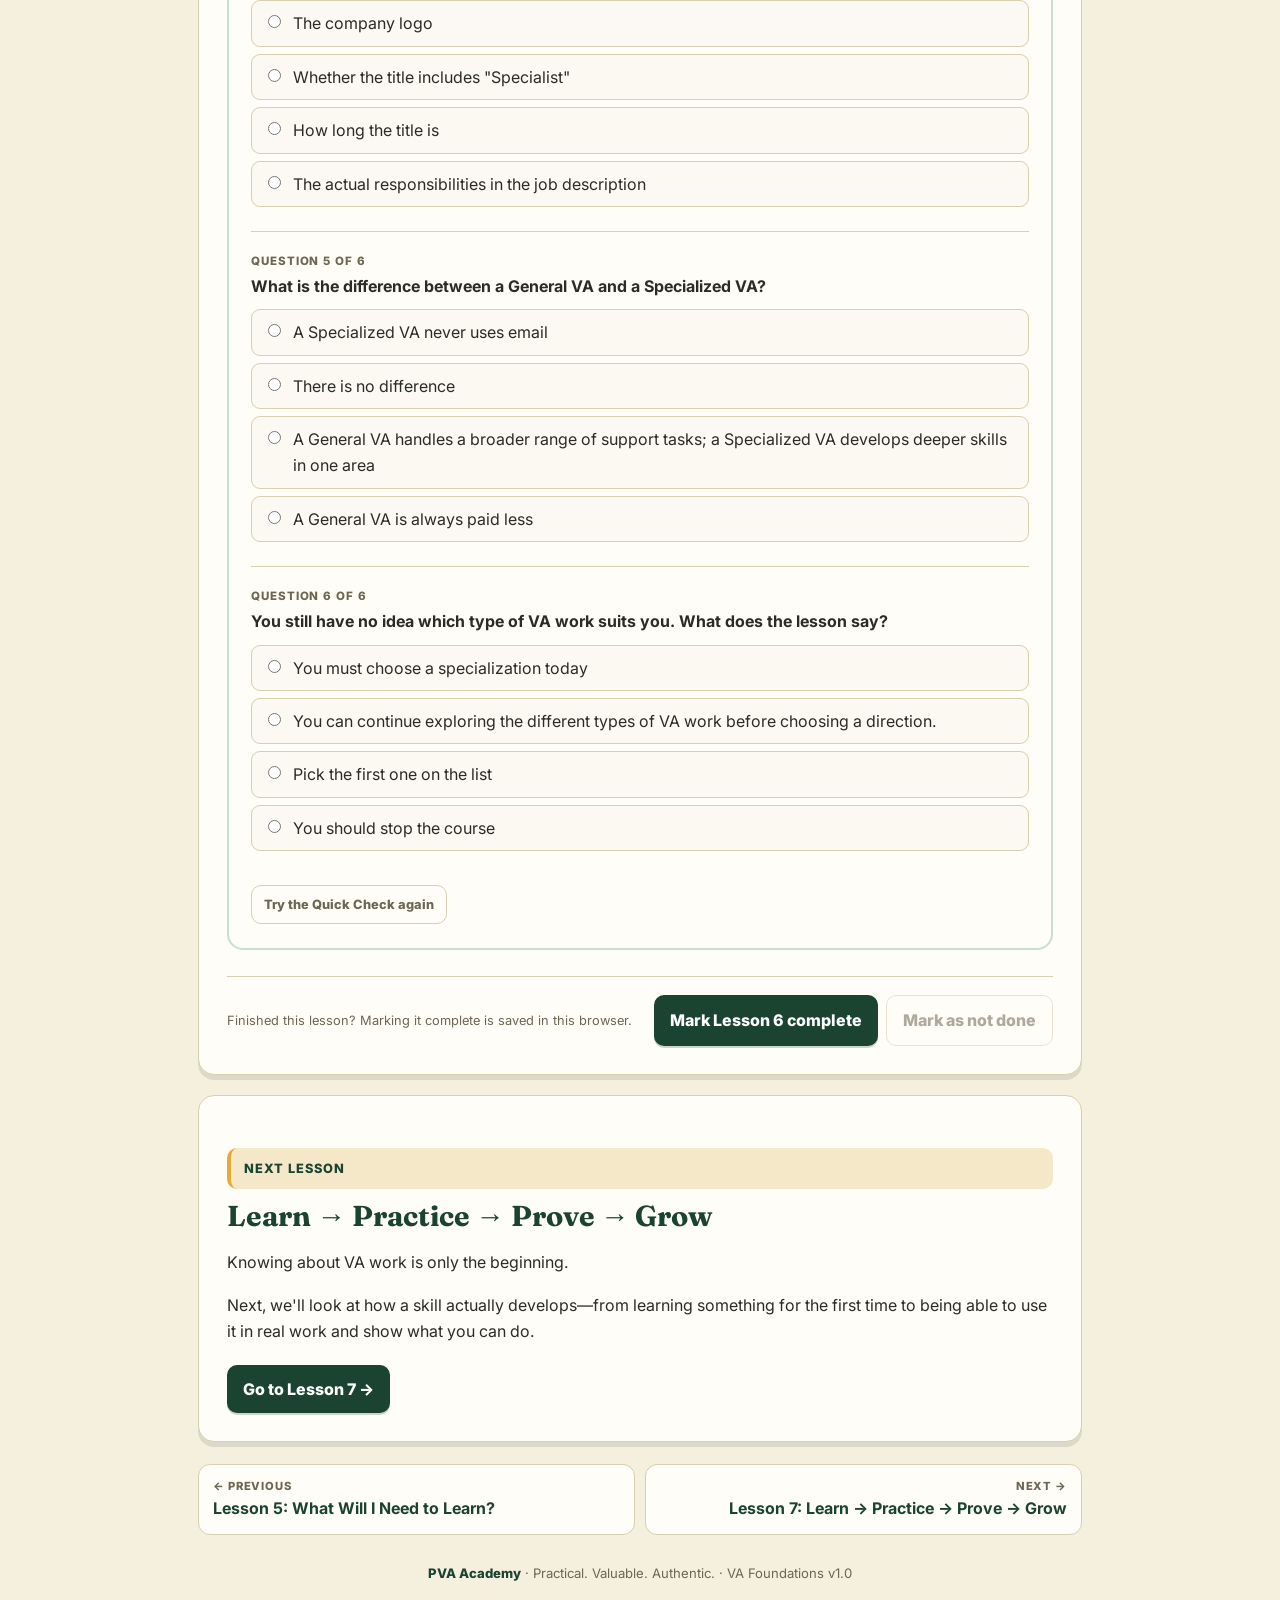
<file: public/lesson-6/index.html>
<!doctype html>
<html lang="en">
<head>
<meta charset="utf-8">
<meta name="viewport" content="width=device-width, initial-scale=1">
<meta name="theme-color" content="#1B4332">
<title>Lesson 6: What Kind of VA Work Is Out There? — VA Foundations | PVA Academy</title>
<link rel="preconnect" href="https://fonts.googleapis.com">
<link rel="preconnect" href="https://fonts.gstatic.com" crossorigin>
<link href="https://fonts.googleapis.com/css2?family=Fraunces:opsz,wght@9..144,600;9..144,700&family=Inter:wght@400;500;600;700;800&display=swap" rel="stylesheet">
<link rel="stylesheet" href="../shared/course.css">
</head>
<body data-lesson-id="lesson-6" data-root="../">
<a class="skip-link" href="#main-content">Skip to course content</a>
<header class="route-bar"><div class="route-inner"><a class="home-btn" href="https://probinsiyanongva.org/" aria-label="Back to PVA Academy home page">← PVA Academy</a><div class="route-title"><a href="../">VA Foundations</a></div><div class="route-tag">STAGE 1 · EXPLORE</div></div></header>
<div class="progress-wrap"><div class="progress-inner"><div class="progress-label"><span id="progressText">Getting started</span><span id="progressPct">0%</span></div><div class="progress-track" id="progressTrack"></div></div></div>
<main id="main-content">
<div class="storage-banner hidden" id="storageBanner" role="status" aria-live="polite"><strong>Progress can't be saved in this browser.</strong><br><span id="storageBannerText">You can continue learning, but your progress may not remain after you close or refresh this page. If you are using private browsing or have blocked site data, try a normal browser window.</span></div>
<nav class="lesson-nav" id="lessonNav" aria-label="Course lessons"></nav>
<article class="card lesson" id="lessonCard">
<div class="lesson-head"><div class="lesson-num">6</div><div class="lesson-title-wrap"><div class="section-label">Lesson 6 of 8</div><h1>What Kind of VA Work Is Out There?</h1><span class="done-stamp">✓ Completed</span></div></div>
<div class="lesson-body">
<p>By this point, you know that a Virtual Assistant can do many different kinds of work.</p>
<p>That can lead to another question:</p>
<blockquote>
<p><strong>“So, anong klaseng VA work ang puwede kong pasukin?”</strong></p>
</blockquote>
<p>There isn't just one kind of VA job.</p>
<p>Different clients need different kinds of help, and people develop different skills to provide that help.</p>
<p>This lesson gives you a <strong>map of the possibilities</strong>. You don't need to choose a specialization yet.</p>
<h2>1. Administrative VA</h2><p>Administrative VAs help with the everyday organization and coordination of a business.</p>
<p>Tasks might include:</p>
<ul>
<li>managing files</li>
<li>organizing information</li>
<li>updating spreadsheets</li>
<li>scheduling appointments</li>
<li>managing calendars</li>
<li>preparing documents</li>
<li>handling email</li>
<li>data entry</li>
<li>maintaining records</li>
</ul>
<p>A client might say:</p>
<blockquote>
<p>“Please organize these files and update the appointment schedule.”</p>
</blockquote>
<p>The VA's job is to complete the task accurately and according to the client's instructions.</p>
<h2>2. Customer Support VA</h2><p>Customer Support VAs help businesses communicate with their customers.</p>
<p>They may:</p>
<ul>
<li>answer customer questions</li>
<li>respond to email or chat</li>
<li>handle support tickets</li>
<li>document customer concerns</li>
<li>follow support procedures</li>
<li>escalate issues when necessary</li>
<li>update customer records</li>
</ul>
<p>This type of work often requires clear communication, patience, accuracy, and the ability to follow procedures.</p>
<h2>3. E-commerce VA</h2><p>E-commerce VAs support businesses that sell products online.</p>
<p>Their work may include:</p>
<ul>
<li>updating product information</li>
<li>managing product listings</li>
<li>checking orders</li>
<li>monitoring inventory information</li>
<li>organizing product data</li>
<li>assisting with customer messages</li>
<li>preparing reports</li>
</ul>
<p>The exact tasks depend on the store and the platform it uses.</p>
<p>An e-commerce VA may work with platforms such as Shopify, Amazon, Walmart, or other online selling systems.</p>
<h2>4. Amazon VA</h2><p>Amazon VA work is a more specific type of e-commerce work.</p>
<p>Depending on the role, an Amazon VA may help with:</p>
<ul>
<li>Seller Central tasks</li>
<li>product listings</li>
<li>inventory</li>
<li>order-related operations</li>
<li>customer service</li>
<li>account monitoring</li>
<li>product research</li>
<li>advertising</li>
<li>reporting</li>
</ul>
<p>Amazon work itself has different areas of specialization.</p>
<p>For example, someone may focus on operations while another person specializes in Amazon PPC.</p>
<p>That's why “Amazon VA” doesn't necessarily describe one exact job.</p>
<h2>5. Social Media VA</h2><p>Social Media VAs help businesses manage their social media activities.</p>
<p>Depending on the client, tasks may include:</p>
<ul>
<li>preparing posts</li>
<li>scheduling content</li>
<li>organizing content calendars</li>
<li>responding to comments or messages</li>
<li>collecting content ideas</li>
<li>preparing basic reports</li>
<li>monitoring social media activity</li>
</ul>
<p>Some social media roles also involve graphic design, video editing, copywriting, or strategy.</p>
<p>Those are additional skills rather than requirements for every social media VA.</p>
<h2>6. Bookkeeping and Finance Support</h2><p>Some VAs provide bookkeeping or finance-related administrative support.</p>
<p>Tasks may include:</p>
<ul>
<li>recording transactions</li>
<li>organizing financial documents</li>
<li>updating accounting records</li>
<li>preparing information for reports</li>
<li>handling routine bookkeeping processes</li>
</ul>
<p>This type of work requires more specific knowledge than general administrative support.</p>
<p>If you pursue it, you'll need to learn the relevant bookkeeping concepts, procedures, and software.</p>
<h2>7. Creative and Content Work</h2><p>Some VA roles involve creative work.</p>
<p>Examples include:</p>
<ul>
<li>graphic design</li>
<li>video editing</li>
<li>content creation</li>
<li>presentation design</li>
<li>basic photo editing</li>
<li>writing</li>
<li>content formatting</li>
</ul>
<p>These roles can require specialized software and stronger skills in the particular creative area.</p>
<p>For example, being comfortable with Canva doesn't automatically make someone a graphic designer.</p>
<p>The actual skill required depends on the work the client expects.</p>
<h2>8. Technical and Specialized VA Work</h2><p>Some VA work requires more technical knowledge.</p>
<p>Examples include:</p>
<ul>
<li>website support</li>
<li>WordPress administration</li>
<li>automation</li>
<li>CRM administration</li>
<li>technical customer support</li>
<li>data-related work</li>
<li>software-specific support</li>
</ul>
<p>These roles can require training beyond the general VA foundation.</p>
<p>The more specialized the work becomes, the more specific your learning usually needs to be.</p>
<h2>These Categories Can Overlap</h2><p>Real jobs don't always fit neatly into one box.</p>
<p>A client might hire one VA to handle:</p>
<ul>
<li>email</li>
<li>customer support</li>
<li>product listings</li>
<li>spreadsheets</li>
<li>social media scheduling</li>
</ul>
<p>Another client may hire separate people for each of those responsibilities.</p>
<p>You may also see job titles that combine several areas.</p>
<p>For example:</p>
<p><strong>E-commerce &amp; Administrative VA</strong></p>
<p>or</p>
<p><strong>Customer Support &amp; Operations VA</strong></p>
<p>or</p>
<p><strong>Amazon PPC Specialist</strong></p>
<p>The title can give you a clue, but the <strong>actual responsibilities in the job description</strong> are more important.</p>
<h2>General VA vs. Specialized VA</h2><p>You may hear people use these terms.</p>
<h3>General VA</h3>
<p>A General VA usually handles a broader range of administrative or support tasks.</p>
<p>The work might involve:</p>
<ul>
<li>email</li>
<li>documents</li>
<li>spreadsheets</li>
<li>scheduling</li>
<li>research</li>
<li>data entry</li>
<li>general business support</li>
</ul>
<h3>Specialized VA</h3>
<p>A Specialized VA develops deeper skills in a particular area.</p>
<p>Examples:</p>
<ul>
<li>Amazon PPC VA</li>
<li>Bookkeeping VA</li>
<li>Customer Support VA</li>
<li>Shopify VA</li>
<li>Social Media VA</li>
<li>Graphic Design VA</li>
</ul>
<p>Neither label tells you everything about a job.</p>
<p>The actual tasks, tools, and level of responsibility still matter.</p>
<h2>How Do People Choose a Direction?</h2><p>There isn't one correct way to choose.</p>
<p>You can consider several things:</p>
<h3>What can I already do?</h3>
<p>Your existing skills may give you a useful starting point.</p>
<p>For example, someone with customer service experience may find customer support work familiar.</p>
<p>Someone who has managed a small business may already have experience with customers, records, suppliers, and scheduling.</p>
<h3>What am I willing to learn?</h3>
<p>You may discover a type of work that interests you even though you have no experience with it yet.</p>
<p>That's possible.</p>
<p>You simply need to understand what you'll have to learn before you can perform that work properly.</p>
<h3>What kind of work do I prefer?</h3>
<p>Some people prefer organized, repetitive administrative tasks.</p>
<p>Others enjoy communicating with customers.</p>
<p>Some prefer working with numbers.</p>
<p>Others like creative work or technical systems.</p>
<p>Your preference doesn't guarantee that a particular role will be a good fit, but it can help you decide what to explore.</p>
<h3>What work is actually available?</h3>
<p>Eventually, you'll also need to look at real job opportunities.</p>
<p>Read job descriptions.</p>
<p>Look at:</p>
<ul>
<li>required skills</li>
<li>responsibilities</li>
<li>tools</li>
<li>experience requirements</li>
<li>schedule</li>
<li>type of client</li>
<li>expected output</li>
</ul>
<p>This gives you a better picture of what employers and clients are actually looking for.</p>
<h2>You Don&#x27;t Have to Choose Today</h2><p>At this point in VA Foundations, your job is simply to understand the landscape.</p>
<p>You may already have an idea:</p>
<blockquote>
<p>“I think customer support might suit me.”</p>
</blockquote>
<p>That's useful.</p>
<p>Or:</p>
<blockquote>
<p>“I'm interested in e-commerce, but I don't know which part yet.”</p>
</blockquote>
<p>That's also useful.</p>
<p>Or:</p>
<blockquote>
<p>“I have no idea yet.”</p>
</blockquote>
<p>That's fine too.</p>
<p>The next stages of the PVA journey will give you opportunities to explore skills and types of work before you commit to a particular direction.</p>
<h2>A Simple Way to Compare VA Work</h2><div class="table-wrap"><table>
<thead>
<tr>
<th>Type of VA Work</th>
<th>Common Focus</th>
</tr>
</thead>
<tbody>
<tr>
<td>Administrative</td>
<td>Organization and business support</td>
</tr>
<tr>
<td>Customer Support</td>
<td>Helping customers and handling concerns</td>
</tr>
<tr>
<td>E-commerce</td>
<td>Supporting online stores</td>
</tr>
<tr>
<td>Amazon</td>
<td>Supporting Amazon-based businesses</td>
</tr>
<tr>
<td>Social Media</td>
<td>Managing social media activities</td>
</tr>
<tr>
<td>Bookkeeping</td>
<td>Financial records and bookkeeping tasks</td>
</tr>
<tr>
<td>Creative</td>
<td>Design, content, and media</td>
</tr>
<tr>
<td>Technical</td>
<td>Websites, systems, software, and technical tasks</td>
</tr>
</tbody>
</table></div>
<p>These are broad categories.</p>
<p>Actual jobs can be much more specific.</p>
<section class="activity"><div class="activity-title">Activity</div><h2>What Sounds Interesting?</h2><p>Read each statement and choose the ones that sound worth exploring.</p><p class="small">Tick the statements that sound worth exploring. Each one shows the areas it points to.</p><div class="act-item pick" data-key="resp:interest-a" data-note-label="A. I enjoy organizing information and keeping things in order."><label class="choice"><input type="checkbox"><span><strong>A.</strong> “I enjoy organizing information and keeping things in order.”</span></label><div class="area-reveal">Possible areas: <strong>Administrative / Operations</strong></div></div><div class="act-item pick" data-key="resp:interest-b" data-note-label="B. I don&#x27;t mind talking to customers and helping solve their concerns."><label class="choice"><input type="checkbox"><span><strong>B.</strong> “I don't mind talking to customers and helping solve their concerns.”</span></label><div class="area-reveal">Possible area: <strong>Customer Support</strong></div></div><div class="act-item pick" data-key="resp:interest-c" data-note-label="C. I am interested in online stores and product-related work."><label class="choice"><input type="checkbox"><span><strong>C.</strong> “I am interested in online stores and product-related work.”</span></label><div class="area-reveal">Possible areas: <strong>E-commerce / Amazon / Shopify</strong></div></div><div class="act-item pick" data-key="resp:interest-d" data-note-label="D. I enjoy creating visual content."><label class="choice"><input type="checkbox"><span><strong>D.</strong> “I enjoy creating visual content.”</span></label><div class="area-reveal">Possible areas: <strong>Creative / Social Media / Content</strong></div></div><div class="act-item pick" data-key="resp:interest-e" data-note-label="E. I like working with numbers and financial records."><label class="choice"><input type="checkbox"><span><strong>E.</strong> “I like working with numbers and financial records.”</span></label><div class="area-reveal">Possible area: <strong>Bookkeeping</strong></div></div><div class="act-item pick" data-key="resp:interest-f" data-note-label="F. I enjoy learning how websites, software, and systems work."><label class="choice"><input type="checkbox"><span><strong>F.</strong> “I enjoy learning how websites, software, and systems work.”</span></label><div class="area-reveal">Possible areas: <strong>Technical / Systems / Specialized Support</strong></div></div><p>You can choose more than one.</p>
<p>At this stage, you're <strong>exploring</strong>, not making a permanent decision.</p></section>
<h2>One More Thing About Specialization</h2><p>You may eventually hear advice like:</p>
<blockquote>
<p>“Pick one niche and stick to it.”</p>
</blockquote>
<p>Specialization can be useful because deeper knowledge can make you more capable in a particular type of work.</p>
<p>But specialization is something you <strong>develop</strong>.</p>
<p>You don't need to invent a specialization before you have enough understanding to know what you're choosing.</p>
<p>First, understand the work.</p>
<p>Then explore.</p>
<p>Then learn.</p>
<p>Then practice.</p>
<p>Your direction can become clearer as you gain experience.</p>
<div class="takeaway-title">What You Should Know After This Lesson</div><div class="key-idea"><p>You should now understand that:</p>
<ul>
<li>VA work covers many different areas.</li>
<li>General and specialized VA roles can look different.</li>
<li>Job titles don't always tell the whole story.</li>
<li>Actual responsibilities and required skills matter.</li>
<li>Different VA roles can overlap.</li>
<li>Your existing skills can influence where you start.</li>
<li>You can explore more than one direction.</li>
<li>You don't need to make a permanent specialization decision at this stage.</li>
</ul>
<p>The goal of this lesson is simply to help you see the landscape.</p></div>
</div>
<section class="quick-check" id="quickCheck" aria-label="Quick Check"></section>
<div class="lesson-footer"><span class="next-hint">Finished this lesson? Marking it complete is saved in this browser.</span><div class="footer-actions"><button class="btn" type="button" id="markBtn">Mark Lesson 6 complete</button><button class="btn subtle" type="button" id="notDoneBtn" disabled>Mark as not done</button></div></div>
<div class="tip hidden" id="donePanel" role="status"><strong>Lesson 6 is marked complete.</strong> <span class="small">It's saved in this browser.</span><div class="hero-actions" style="margin-top:10px"><button class="btn secondary small-btn" type="button" id="notesBtn">Download my Lesson 6 notes (.txt)</button></div></div>
</article>
<section class="card"><div class="connection-title">Next Lesson</div><h2>Learn → Practice → Prove → Grow</h2><p>Knowing about VA work is only the beginning.</p><p>Next, we'll look at how a skill actually develops—from learning something for the first time to being able to use it in real work and show what you can do.</p><div class="hero-actions"><a class="btn" href="../lesson-7/">Go to Lesson 7 →</a></div></section>
<nav class="pager" aria-label="Lesson navigation"><a class="prev" href="../lesson-5/"><span class="pager-dir">← Previous</span><span class="pager-title">Lesson 5: What Will I Need to Learn?</span></a><a class="next" href="../lesson-7/"><span class="pager-dir">Next →</span><span class="pager-title">Lesson 7: Learn → Practice → Prove → Grow</span></a></nav>
<footer><span class="footer-mark">PVA Academy</span> · Practical. Valuable. Authentic. · VA Foundations v1.0</footer>
</main>
<script src="../shared/progress.js"></script>
<script src="../shared/quick-checks.js"></script>
<script src="../shared/lesson.js"></script>
</body>
</html>
</file>
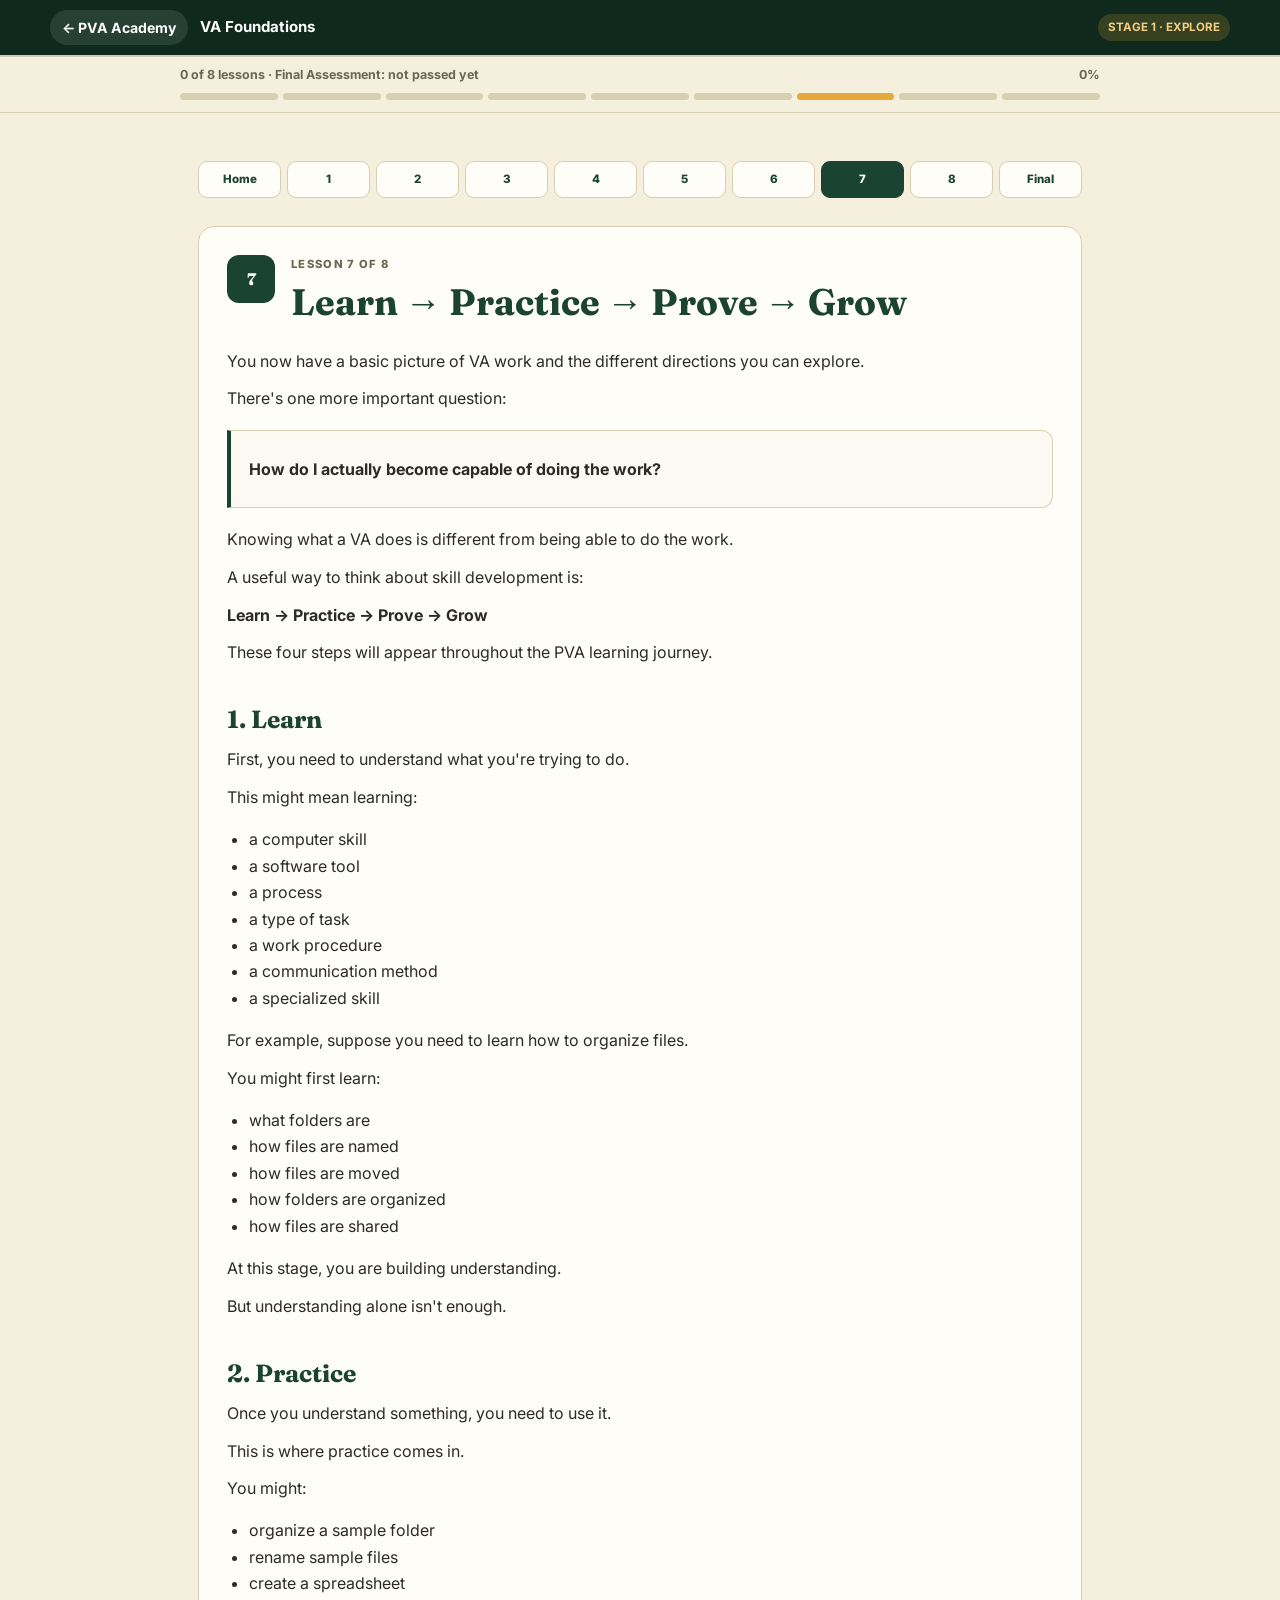
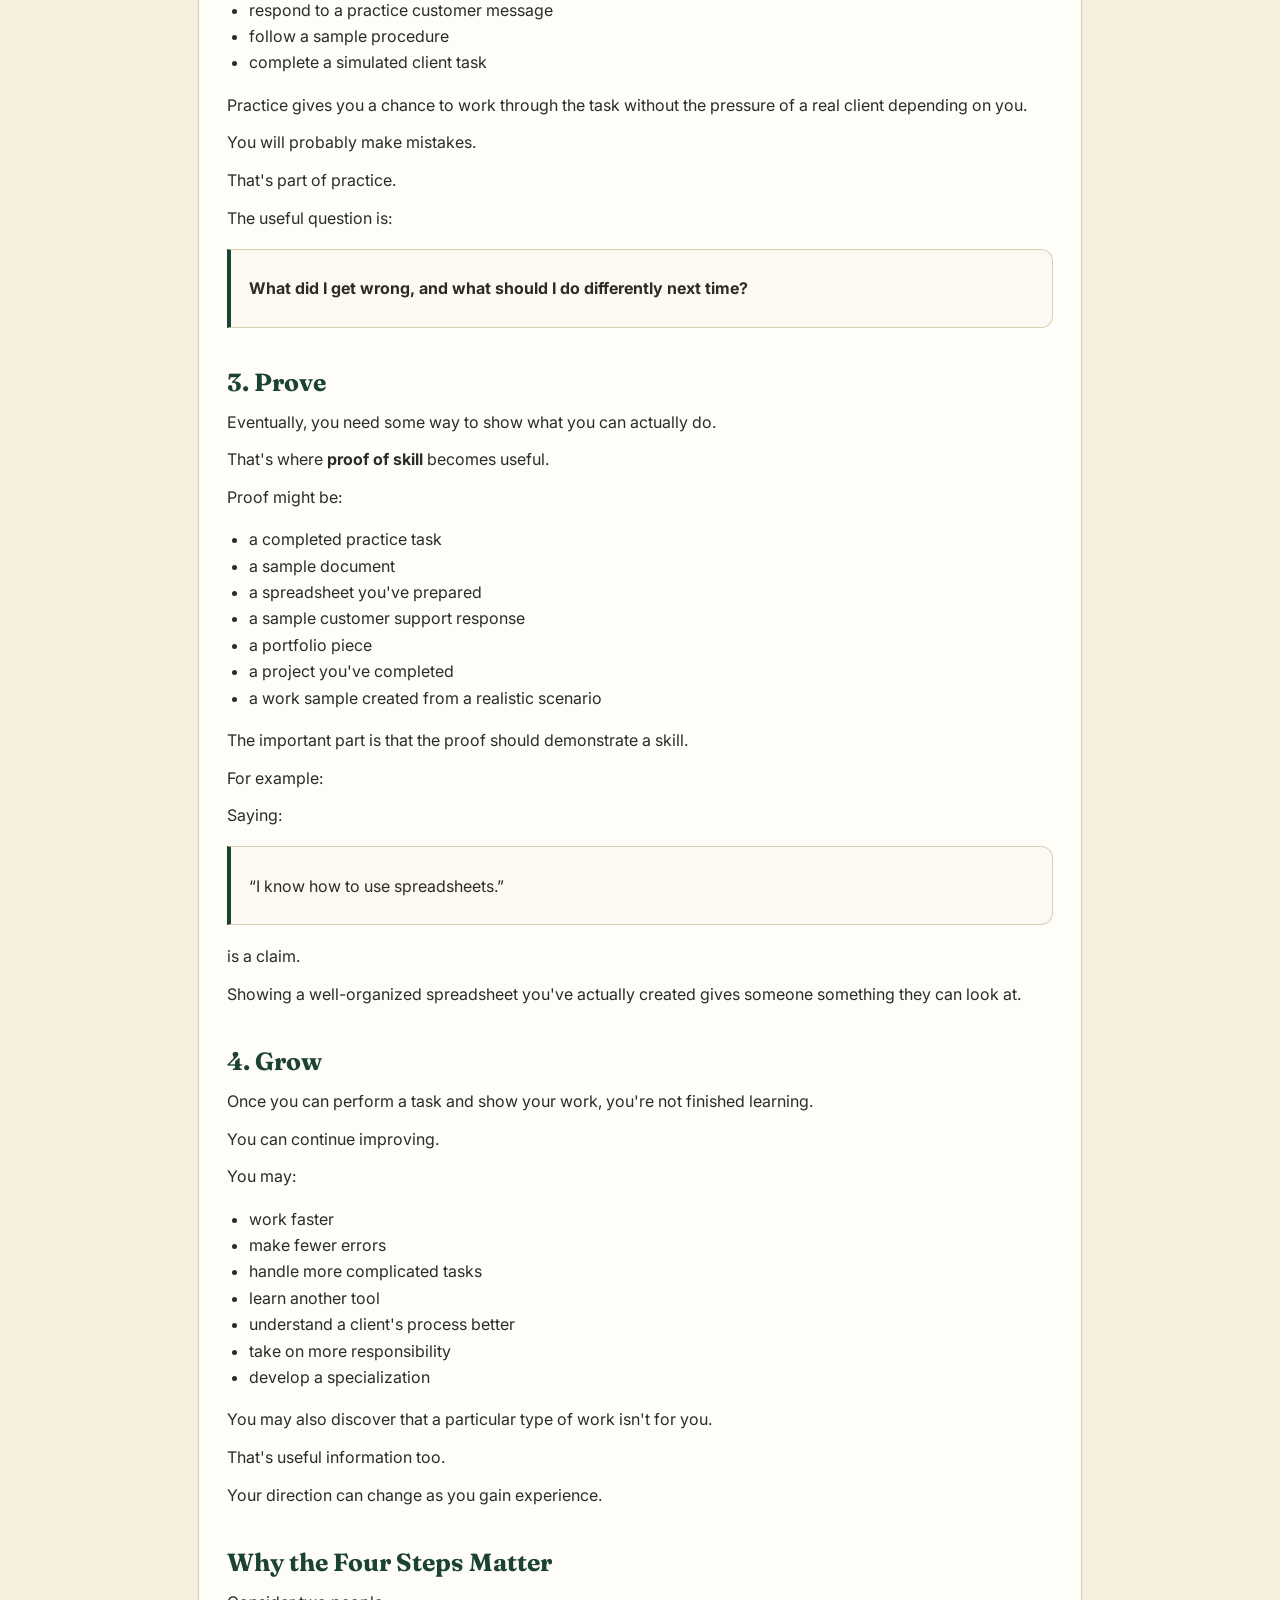
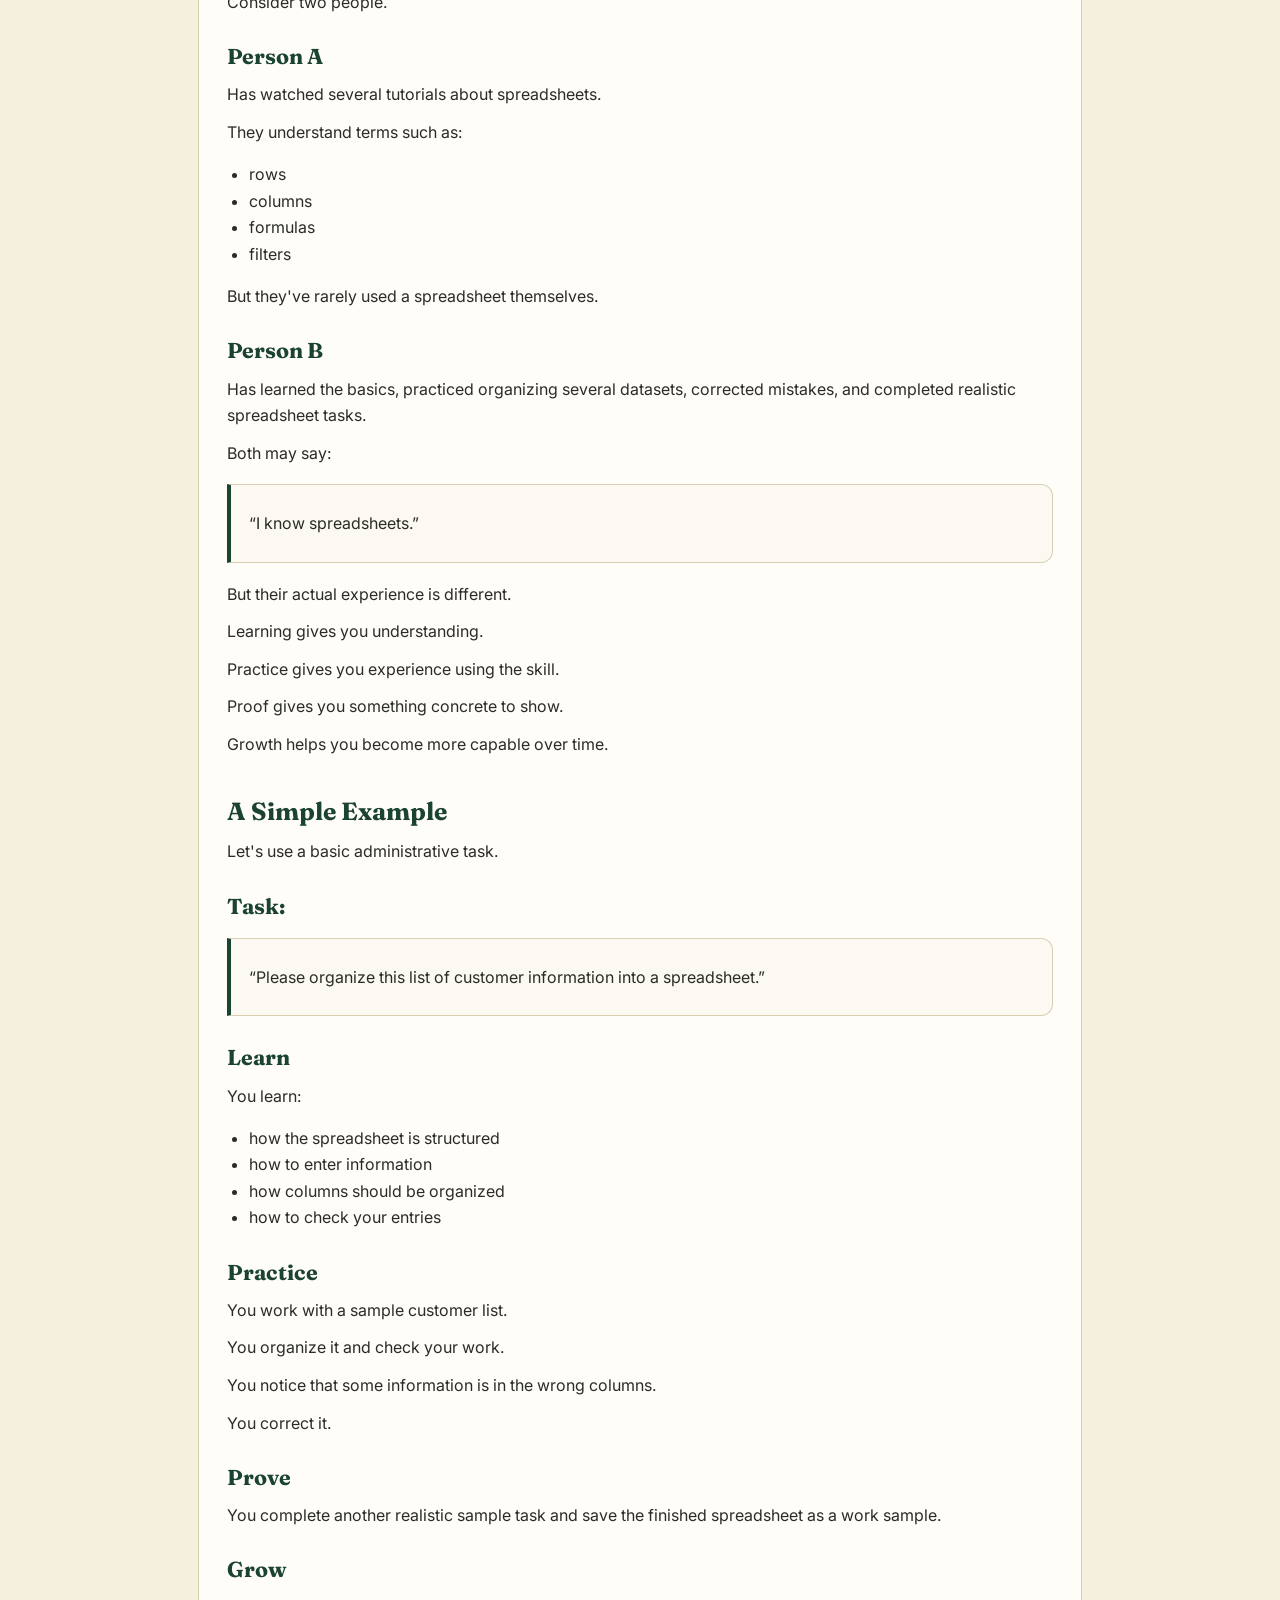
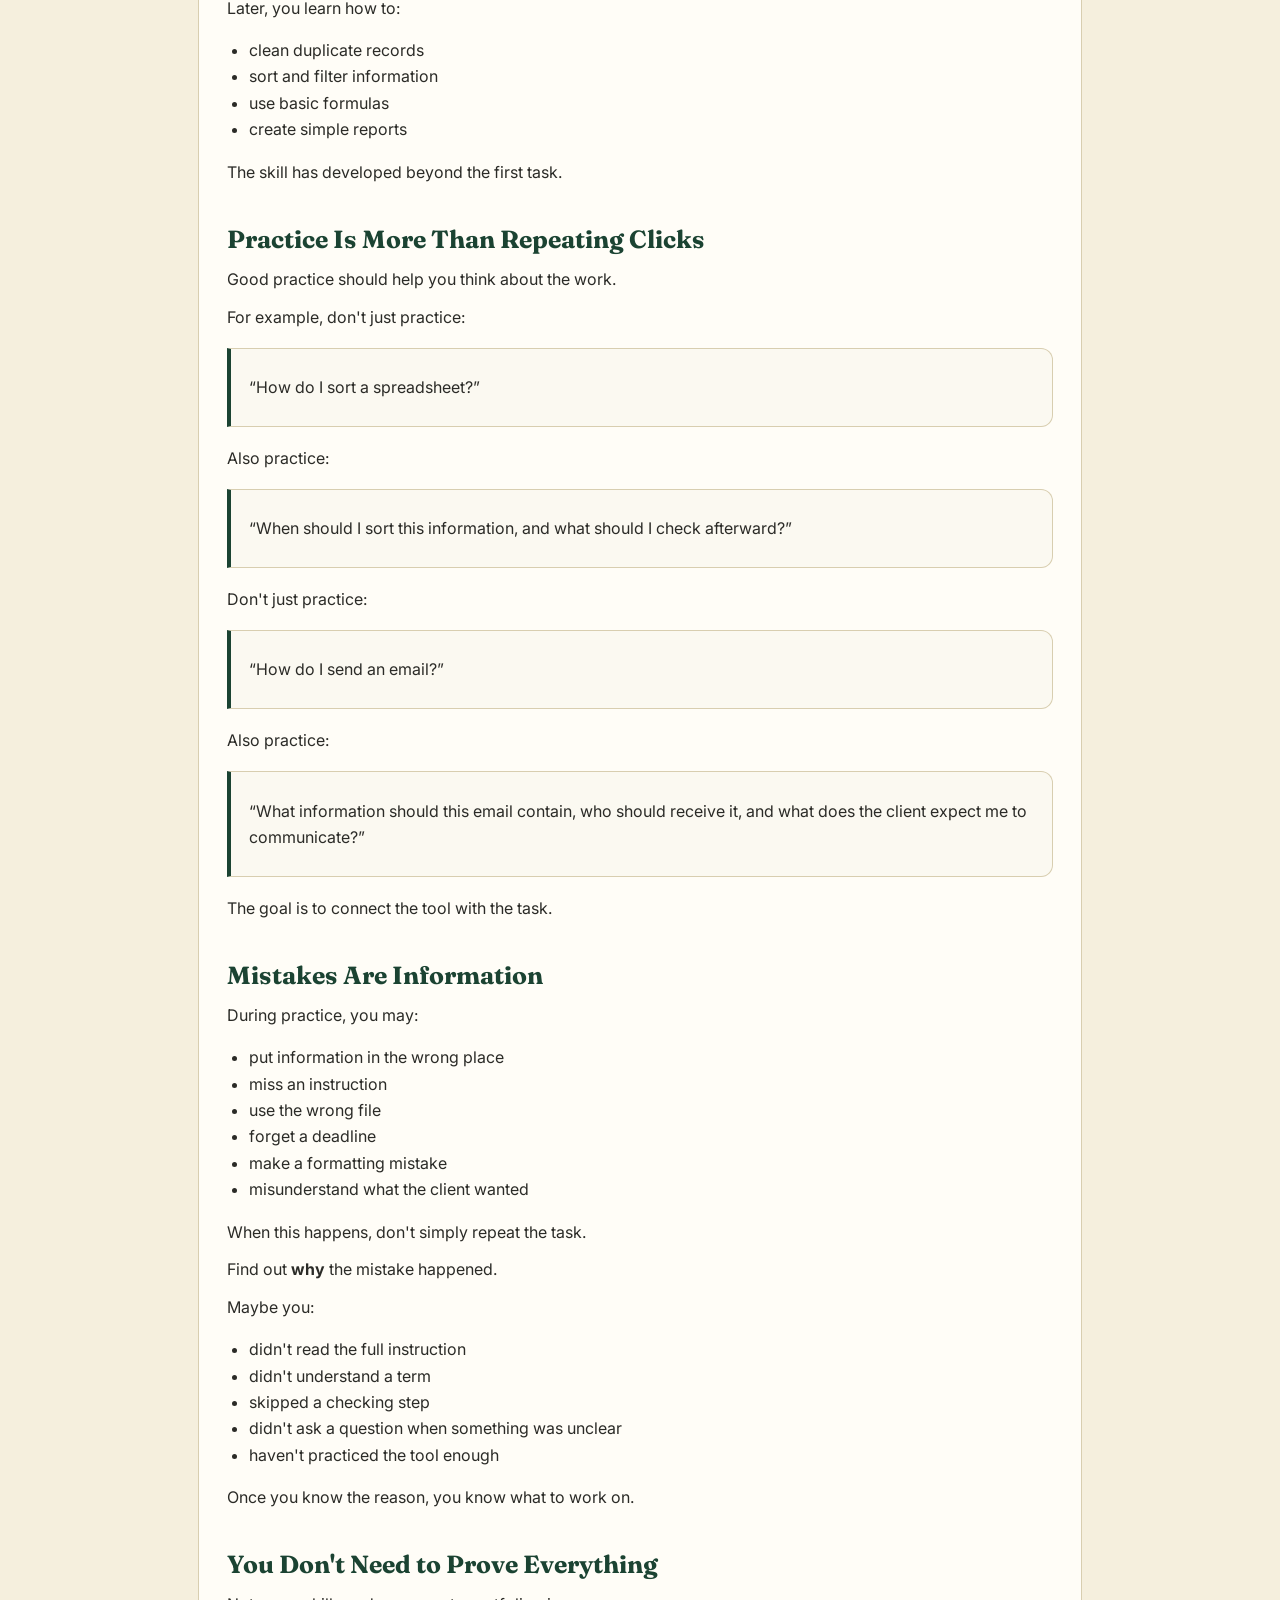
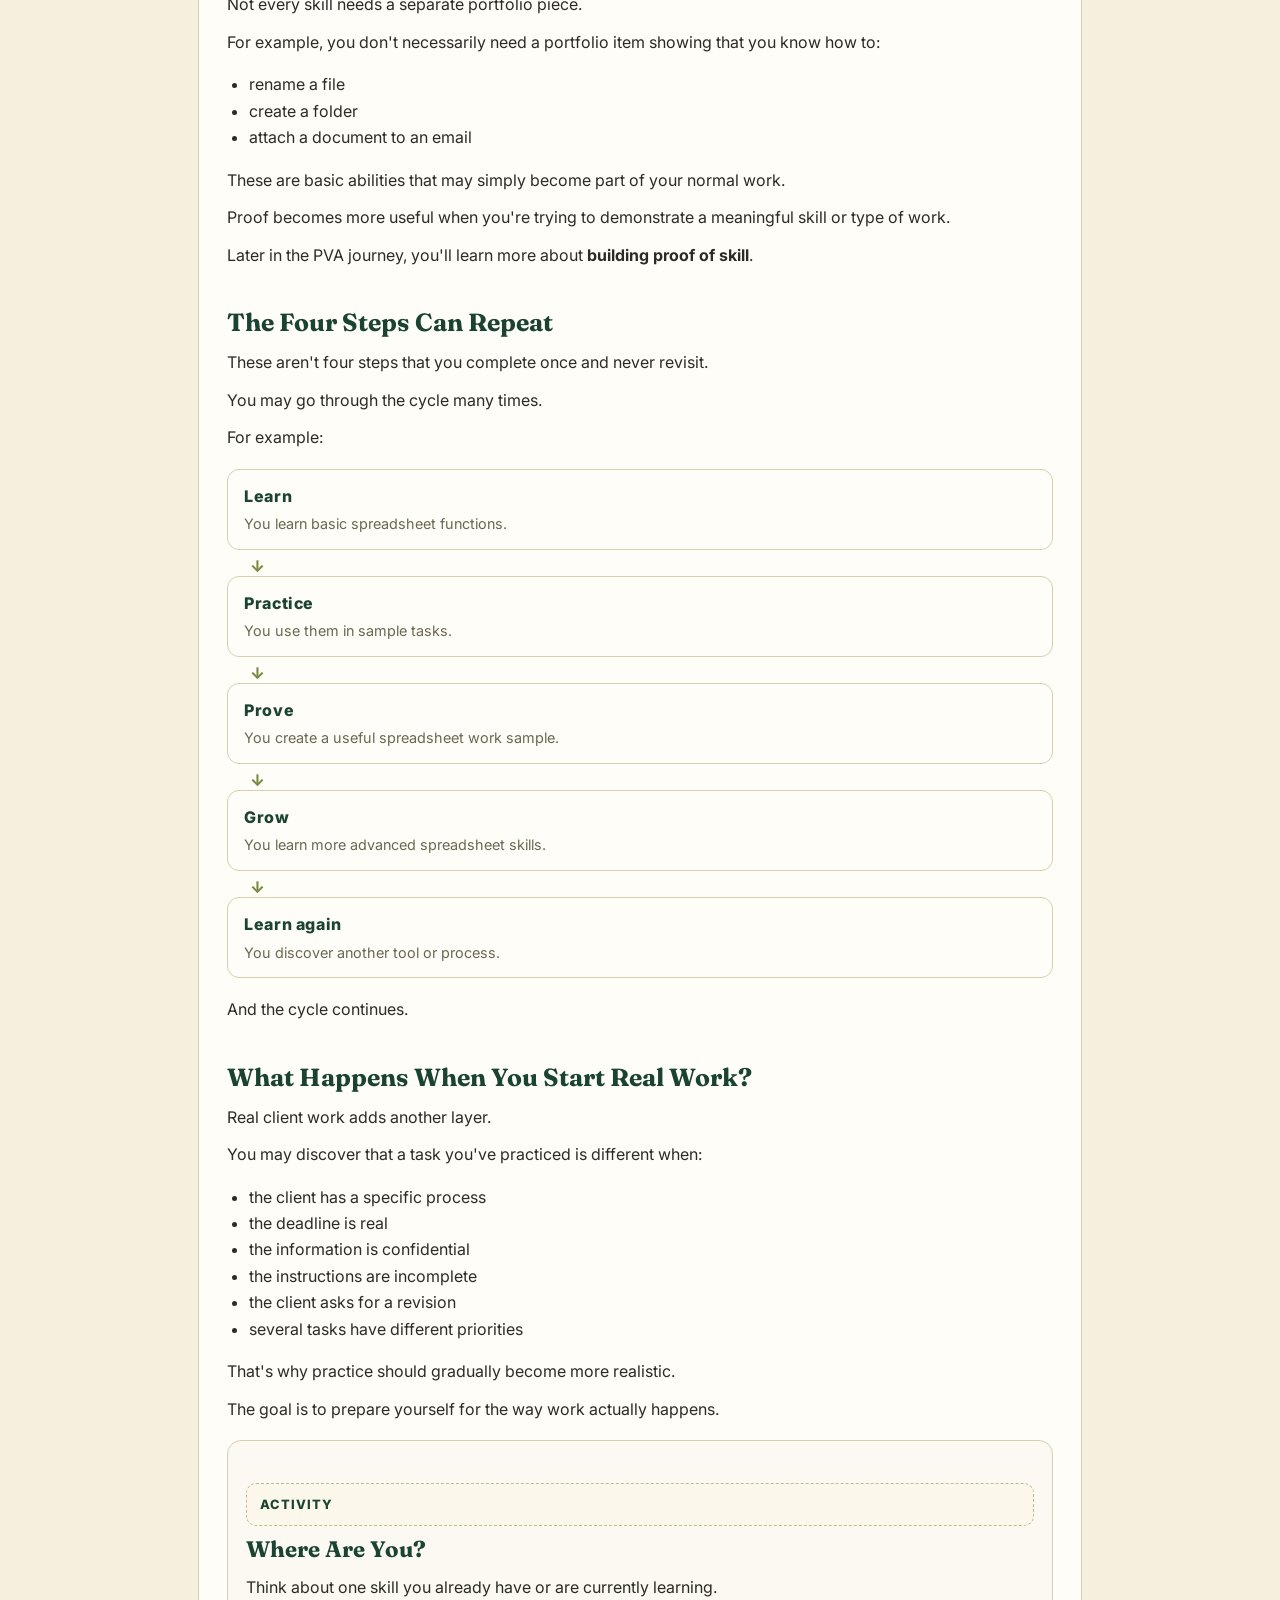
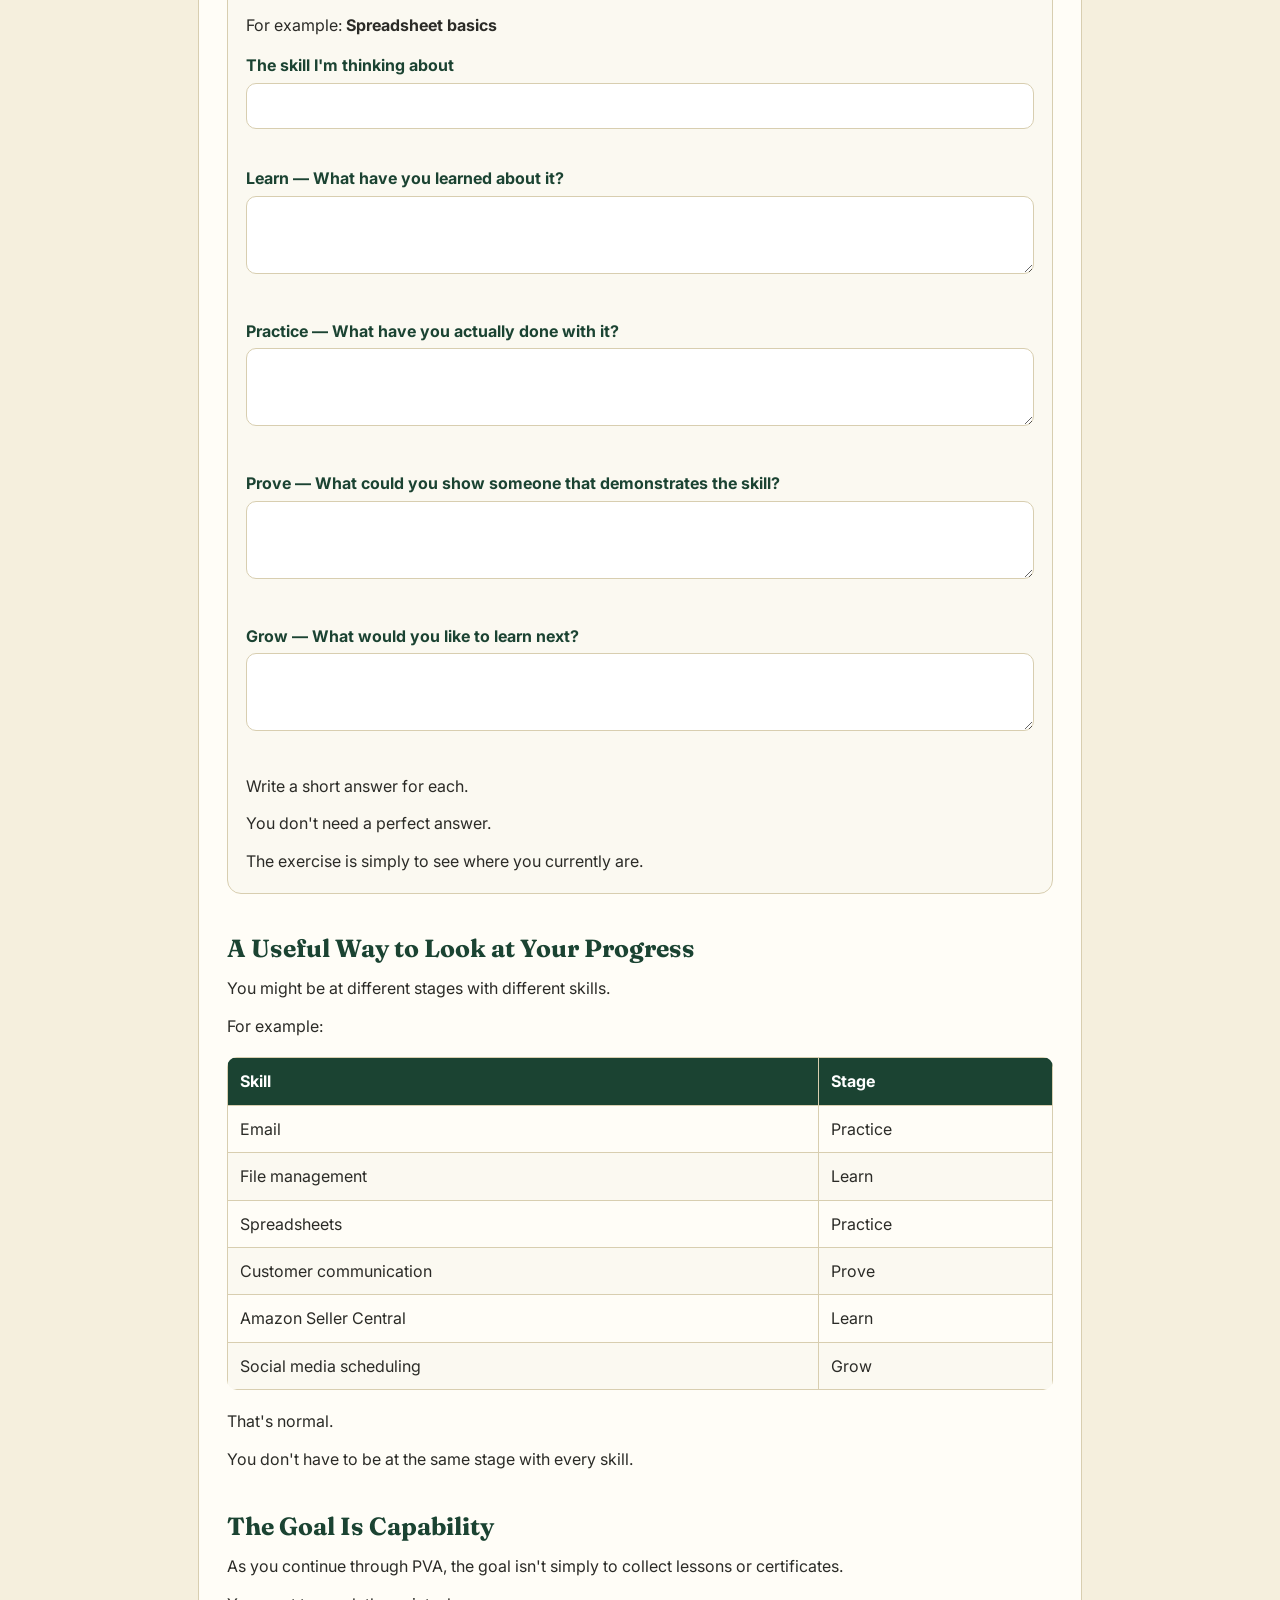
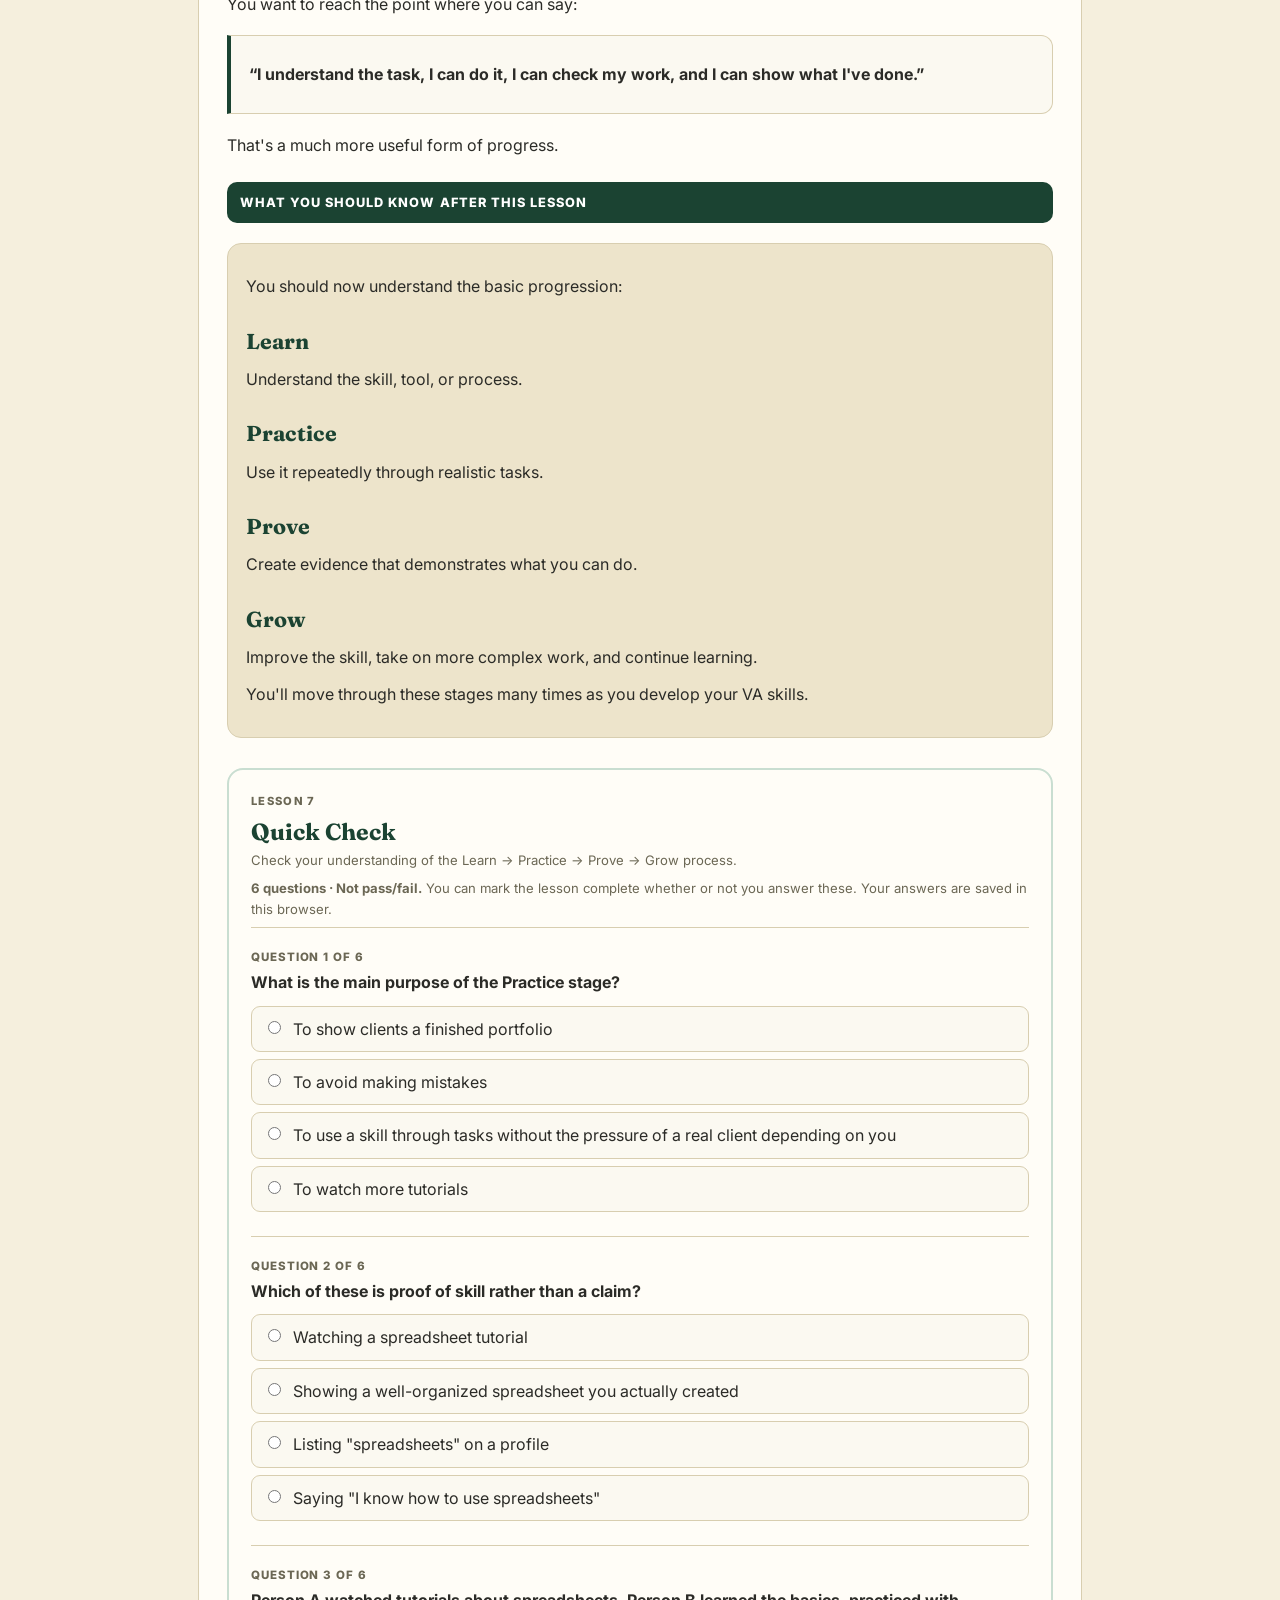
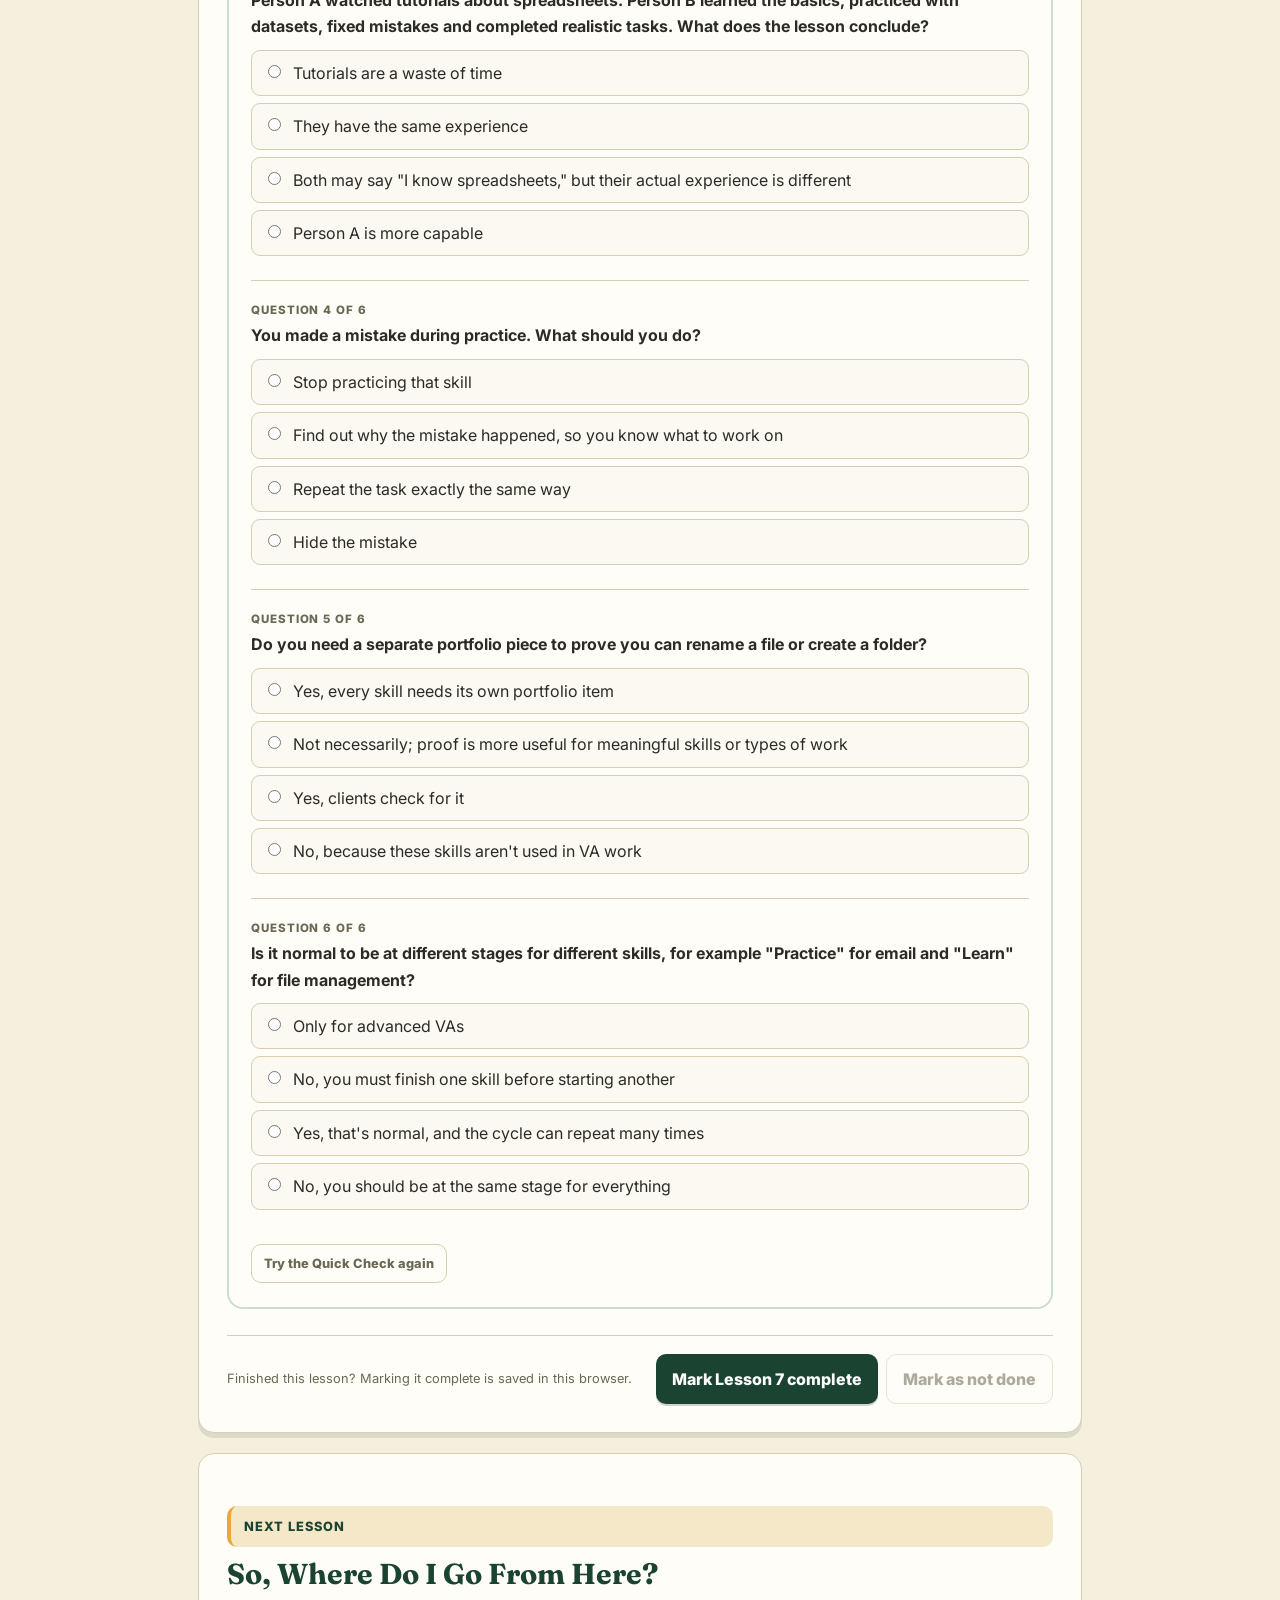
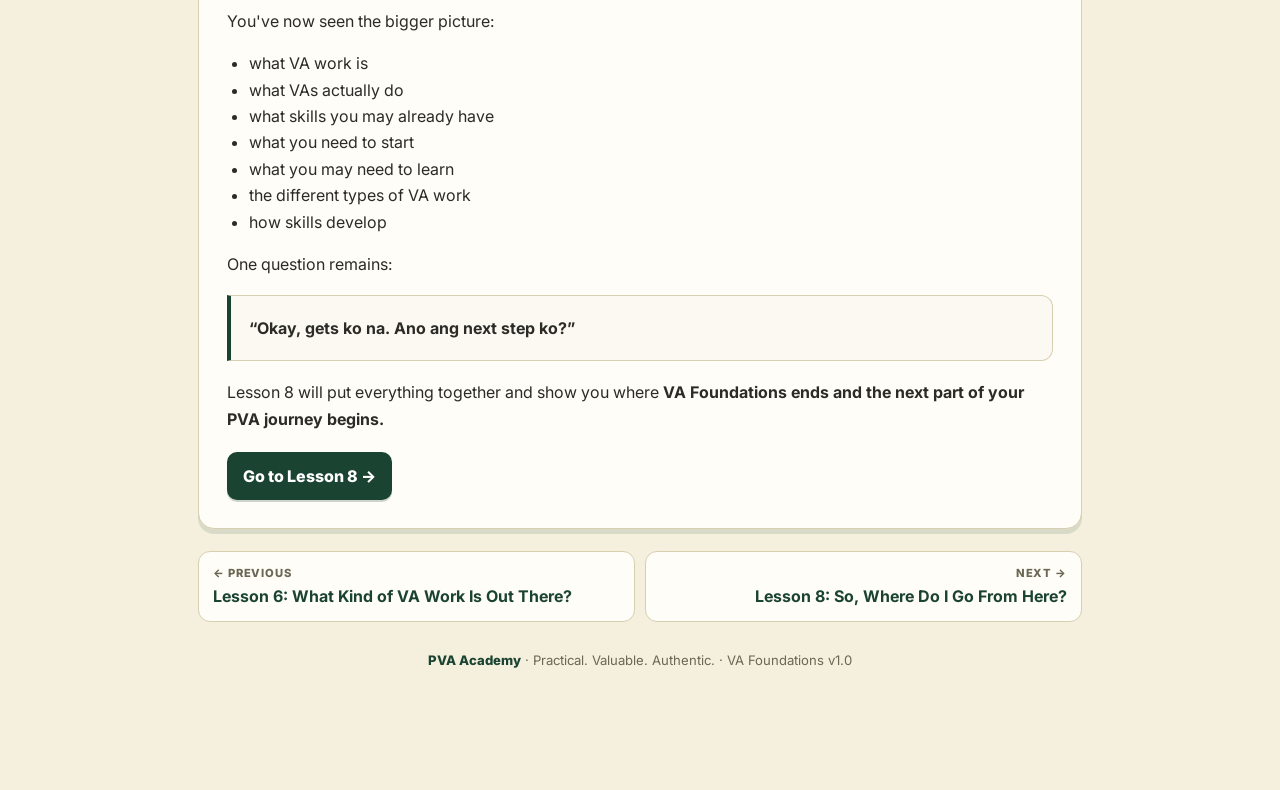
<file: public/lesson-7/index.html>
<!doctype html>
<html lang="en">
<head>
<meta charset="utf-8">
<meta name="viewport" content="width=device-width, initial-scale=1">
<meta name="theme-color" content="#1B4332">
<title>Lesson 7: Learn → Practice → Prove → Grow — VA Foundations | PVA Academy</title>
<link rel="preconnect" href="https://fonts.googleapis.com">
<link rel="preconnect" href="https://fonts.gstatic.com" crossorigin>
<link href="https://fonts.googleapis.com/css2?family=Fraunces:opsz,wght@9..144,600;9..144,700&family=Inter:wght@400;500;600;700;800&display=swap" rel="stylesheet">
<link rel="stylesheet" href="../shared/course.css">
</head>
<body data-lesson-id="lesson-7" data-root="../">
<a class="skip-link" href="#main-content">Skip to course content</a>
<header class="route-bar"><div class="route-inner"><a class="home-btn" href="https://probinsiyanongva.org/" aria-label="Back to PVA Academy home page">← PVA Academy</a><div class="route-title"><a href="../">VA Foundations</a></div><div class="route-tag">STAGE 1 · EXPLORE</div></div></header>
<div class="progress-wrap"><div class="progress-inner"><div class="progress-label"><span id="progressText">Getting started</span><span id="progressPct">0%</span></div><div class="progress-track" id="progressTrack"></div></div></div>
<main id="main-content">
<div class="storage-banner hidden" id="storageBanner" role="status" aria-live="polite"><strong>Progress can't be saved in this browser.</strong><br><span id="storageBannerText">You can continue learning, but your progress may not remain after you close or refresh this page. If you are using private browsing or have blocked site data, try a normal browser window.</span></div>
<nav class="lesson-nav" id="lessonNav" aria-label="Course lessons"></nav>
<article class="card lesson" id="lessonCard">
<div class="lesson-head"><div class="lesson-num">7</div><div class="lesson-title-wrap"><div class="section-label">Lesson 7 of 8</div><h1>Learn → Practice → Prove → Grow</h1><span class="done-stamp">✓ Completed</span></div></div>
<div class="lesson-body">
<p>You now have a basic picture of VA work and the different directions you can explore.</p>
<p>There's one more important question:</p>
<blockquote>
<p><strong>How do I actually become capable of doing the work?</strong></p>
</blockquote>
<p>Knowing what a VA does is different from being able to do the work.</p>
<p>A useful way to think about skill development is:</p>
<p><strong>Learn → Practice → Prove → Grow</strong></p>
<p>These four steps will appear throughout the PVA learning journey.</p>
<h2>1. Learn</h2><p>First, you need to understand what you're trying to do.</p>
<p>This might mean learning:</p>
<ul>
<li>a computer skill</li>
<li>a software tool</li>
<li>a process</li>
<li>a type of task</li>
<li>a work procedure</li>
<li>a communication method</li>
<li>a specialized skill</li>
</ul>
<p>For example, suppose you need to learn how to organize files.</p>
<p>You might first learn:</p>
<ul>
<li>what folders are</li>
<li>how files are named</li>
<li>how files are moved</li>
<li>how folders are organized</li>
<li>how files are shared</li>
</ul>
<p>At this stage, you are building understanding.</p>
<p>But understanding alone isn't enough.</p>
<h2>2. Practice</h2><p>Once you understand something, you need to use it.</p>
<p>This is where practice comes in.</p>
<p>You might:</p>
<ul>
<li>organize a sample folder</li>
<li>rename sample files</li>
<li>create a spreadsheet</li>
<li>respond to a practice customer message</li>
<li>follow a sample procedure</li>
<li>complete a simulated client task</li>
</ul>
<p>Practice gives you a chance to work through the task without the pressure of a real client depending on you.</p>
<p>You will probably make mistakes.</p>
<p>That's part of practice.</p>
<p>The useful question is:</p>
<blockquote>
<p><strong>What did I get wrong, and what should I do differently next time?</strong></p>
</blockquote>
<h2>3. Prove</h2><p>Eventually, you need some way to show what you can actually do.</p>
<p>That's where <strong>proof of skill</strong> becomes useful.</p>
<p>Proof might be:</p>
<ul>
<li>a completed practice task</li>
<li>a sample document</li>
<li>a spreadsheet you've prepared</li>
<li>a sample customer support response</li>
<li>a portfolio piece</li>
<li>a project you've completed</li>
<li>a work sample created from a realistic scenario</li>
</ul>
<p>The important part is that the proof should demonstrate a skill.</p>
<p>For example:</p>
<p>Saying:</p>
<blockquote>
<p>“I know how to use spreadsheets.”</p>
</blockquote>
<p>is a claim.</p>
<p>Showing a well-organized spreadsheet you've actually created gives someone something they can look at.</p>
<h2>4. Grow</h2><p>Once you can perform a task and show your work, you're not finished learning.</p>
<p>You can continue improving.</p>
<p>You may:</p>
<ul>
<li>work faster</li>
<li>make fewer errors</li>
<li>handle more complicated tasks</li>
<li>learn another tool</li>
<li>understand a client's process better</li>
<li>take on more responsibility</li>
<li>develop a specialization</li>
</ul>
<p>You may also discover that a particular type of work isn't for you.</p>
<p>That's useful information too.</p>
<p>Your direction can change as you gain experience.</p>
<h2>Why the Four Steps Matter</h2><p>Consider two people.</p>
<h3>Person A</h3>
<p>Has watched several tutorials about spreadsheets.</p>
<p>They understand terms such as:</p>
<ul>
<li>rows</li>
<li>columns</li>
<li>formulas</li>
<li>filters</li>
</ul>
<p>But they've rarely used a spreadsheet themselves.</p>
<h3>Person B</h3>
<p>Has learned the basics, practiced organizing several datasets, corrected mistakes, and completed realistic spreadsheet tasks.</p>
<p>Both may say:</p>
<blockquote>
<p>“I know spreadsheets.”</p>
</blockquote>
<p>But their actual experience is different.</p>
<p>Learning gives you understanding.</p>
<p>Practice gives you experience using the skill.</p>
<p>Proof gives you something concrete to show.</p>
<p>Growth helps you become more capable over time.</p>
<h2>A Simple Example</h2><p>Let's use a basic administrative task.</p>
<h3>Task:</h3>
<blockquote>
<p>“Please organize this list of customer information into a spreadsheet.”</p>
</blockquote>
<h3>Learn</h3>
<p>You learn:</p>
<ul>
<li>how the spreadsheet is structured</li>
<li>how to enter information</li>
<li>how columns should be organized</li>
<li>how to check your entries</li>
</ul>
<h3>Practice</h3>
<p>You work with a sample customer list.</p>
<p>You organize it and check your work.</p>
<p>You notice that some information is in the wrong columns.</p>
<p>You correct it.</p>
<h3>Prove</h3>
<p>You complete another realistic sample task and save the finished spreadsheet as a work sample.</p>
<h3>Grow</h3>
<p>Later, you learn how to:</p>
<ul>
<li>clean duplicate records</li>
<li>sort and filter information</li>
<li>use basic formulas</li>
<li>create simple reports</li>
</ul>
<p>The skill has developed beyond the first task.</p>
<h2>Practice Is More Than Repeating Clicks</h2><p>Good practice should help you think about the work.</p>
<p>For example, don't just practice:</p>
<blockquote>
<p>“How do I sort a spreadsheet?”</p>
</blockquote>
<p>Also practice:</p>
<blockquote>
<p>“When should I sort this information, and what should I check afterward?”</p>
</blockquote>
<p>Don't just practice:</p>
<blockquote>
<p>“How do I send an email?”</p>
</blockquote>
<p>Also practice:</p>
<blockquote>
<p>“What information should this email contain, who should receive it, and what does the client expect me to communicate?”</p>
</blockquote>
<p>The goal is to connect the tool with the task.</p>
<h2>Mistakes Are Information</h2><p>During practice, you may:</p>
<ul>
<li>put information in the wrong place</li>
<li>miss an instruction</li>
<li>use the wrong file</li>
<li>forget a deadline</li>
<li>make a formatting mistake</li>
<li>misunderstand what the client wanted</li>
</ul>
<p>When this happens, don't simply repeat the task.</p>
<p>Find out <strong>why</strong> the mistake happened.</p>
<p>Maybe you:</p>
<ul>
<li>didn't read the full instruction</li>
<li>didn't understand a term</li>
<li>skipped a checking step</li>
<li>didn't ask a question when something was unclear</li>
<li>haven't practiced the tool enough</li>
</ul>
<p>Once you know the reason, you know what to work on.</p>
<h2>You Don&#x27;t Need to Prove Everything</h2><p>Not every skill needs a separate portfolio piece.</p>
<p>For example, you don't necessarily need a portfolio item showing that you know how to:</p>
<ul>
<li>rename a file</li>
<li>create a folder</li>
<li>attach a document to an email</li>
</ul>
<p>These are basic abilities that may simply become part of your normal work.</p>
<p>Proof becomes more useful when you're trying to demonstrate a meaningful skill or type of work.</p>
<p>Later in the PVA journey, you'll learn more about <strong>building proof of skill</strong>.</p>
<h2>The Four Steps Can Repeat</h2><p>These aren't four steps that you complete once and never revisit.</p><p>You may go through the cycle many times.</p><p>For example:</p><ol class="flow"><li><div class="flow-name">Learn</div><div class="flow-detail">You learn basic spreadsheet functions.</div></li><li><div class="flow-name">Practice</div><div class="flow-detail">You use them in sample tasks.</div></li><li><div class="flow-name">Prove</div><div class="flow-detail">You create a useful spreadsheet work sample.</div></li><li><div class="flow-name">Grow</div><div class="flow-detail">You learn more advanced spreadsheet skills.</div></li><li><div class="flow-name">Learn again</div><div class="flow-detail">You discover another tool or process.</div></li></ol><p>And the cycle continues.</p>
<h2>What Happens When You Start Real Work?</h2><p>Real client work adds another layer.</p>
<p>You may discover that a task you've practiced is different when:</p>
<ul>
<li>the client has a specific process</li>
<li>the deadline is real</li>
<li>the information is confidential</li>
<li>the instructions are incomplete</li>
<li>the client asks for a revision</li>
<li>several tasks have different priorities</li>
</ul>
<p>That's why practice should gradually become more realistic.</p>
<p>The goal is to prepare yourself for the way work actually happens.</p>
<section class="activity"><div class="activity-title">Activity</div><h2>Where Are You?</h2><p>Think about one skill you already have or are currently learning.</p><p>For example: <strong>Spreadsheet basics</strong></p><label class="field-label" for="f-resp-skill">The skill I&#x27;m thinking about</label><input class="response" type="text" id="f-resp-skill" data-key="resp:skill" data-note-label="The skill I&#x27;m thinking about"><p class="saved-note" data-for="f-resp-skill" aria-live="polite"></p><label class="field-label" for="f-resp-learn">Learn — What have you learned about it?</label><textarea class="response" id="f-resp-learn" rows="2" data-key="resp:learn" data-note-label="Learn — What have you learned about it?"></textarea><p class="saved-note" data-for="f-resp-learn" aria-live="polite"></p><label class="field-label" for="f-resp-practice">Practice — What have you actually done with it?</label><textarea class="response" id="f-resp-practice" rows="2" data-key="resp:practice" data-note-label="Practice — What have you actually done with it?"></textarea><p class="saved-note" data-for="f-resp-practice" aria-live="polite"></p><label class="field-label" for="f-resp-prove">Prove — What could you show someone that demonstrates the skill?</label><textarea class="response" id="f-resp-prove" rows="2" data-key="resp:prove" data-note-label="Prove — What could you show someone that demonstrates the skill?"></textarea><p class="saved-note" data-for="f-resp-prove" aria-live="polite"></p><label class="field-label" for="f-resp-grow">Grow — What would you like to learn next?</label><textarea class="response" id="f-resp-grow" rows="2" data-key="resp:grow" data-note-label="Grow — What would you like to learn next?"></textarea><p class="saved-note" data-for="f-resp-grow" aria-live="polite"></p><p>Write a short answer for each.</p><p>You don't need a perfect answer.</p><p>The exercise is simply to see where you currently are.</p></section>
<h2>A Useful Way to Look at Your Progress</h2><p>You might be at different stages with different skills.</p>
<p>For example:</p>
<div class="table-wrap"><table>
<thead>
<tr>
<th>Skill</th>
<th>Stage</th>
</tr>
</thead>
<tbody>
<tr>
<td>Email</td>
<td>Practice</td>
</tr>
<tr>
<td>File management</td>
<td>Learn</td>
</tr>
<tr>
<td>Spreadsheets</td>
<td>Practice</td>
</tr>
<tr>
<td>Customer communication</td>
<td>Prove</td>
</tr>
<tr>
<td>Amazon Seller Central</td>
<td>Learn</td>
</tr>
<tr>
<td>Social media scheduling</td>
<td>Grow</td>
</tr>
</tbody>
</table></div>
<p>That's normal.</p>
<p>You don't have to be at the same stage with every skill.</p>
<h2>The Goal Is Capability</h2><p>As you continue through PVA, the goal isn't simply to collect lessons or certificates.</p>
<p>You want to reach the point where you can say:</p>
<blockquote>
<p><strong>“I understand the task, I can do it, I can check my work, and I can show what I've done.”</strong></p>
</blockquote>
<p>That's a much more useful form of progress.</p>
<div class="takeaway-title">What You Should Know After This Lesson</div><div class="key-idea"><p>You should now understand the basic progression:</p>
<h3>Learn</h3>
<p>Understand the skill, tool, or process.</p>
<h3>Practice</h3>
<p>Use it repeatedly through realistic tasks.</p>
<h3>Prove</h3>
<p>Create evidence that demonstrates what you can do.</p>
<h3>Grow</h3>
<p>Improve the skill, take on more complex work, and continue learning.</p>
<p>You'll move through these stages many times as you develop your VA skills.</p></div>
</div>
<section class="quick-check" id="quickCheck" aria-label="Quick Check"></section>
<div class="lesson-footer"><span class="next-hint">Finished this lesson? Marking it complete is saved in this browser.</span><div class="footer-actions"><button class="btn" type="button" id="markBtn">Mark Lesson 7 complete</button><button class="btn subtle" type="button" id="notDoneBtn" disabled>Mark as not done</button></div></div>
<div class="tip hidden" id="donePanel" role="status"><strong>Lesson 7 is marked complete.</strong> <span class="small">It's saved in this browser.</span><div class="hero-actions" style="margin-top:10px"><button class="btn secondary small-btn" type="button" id="notesBtn">Download my Lesson 7 notes (.txt)</button></div></div>
</article>
<section class="card"><div class="connection-title">Next Lesson</div><h2>So, Where Do I Go From Here?</h2><p>You've now seen the bigger picture:</p><ul>
<li>what VA work is</li>
<li>what VAs actually do</li>
<li>what skills you may already have</li>
<li>what you need to start</li>
<li>what you may need to learn</li>
<li>the different types of VA work</li>
<li>how skills develop</li>
</ul><p>One question remains:</p><blockquote>
<p><strong>“Okay, gets ko na. Ano ang next step ko?”</strong></p>
</blockquote><p>Lesson 8 will put everything together and show you where <strong>VA Foundations ends and the next part of your PVA journey begins.</strong></p><div class="hero-actions"><a class="btn" href="../lesson-8/">Go to Lesson 8 →</a></div></section>
<nav class="pager" aria-label="Lesson navigation"><a class="prev" href="../lesson-6/"><span class="pager-dir">← Previous</span><span class="pager-title">Lesson 6: What Kind of VA Work Is Out There?</span></a><a class="next" href="../lesson-8/"><span class="pager-dir">Next →</span><span class="pager-title">Lesson 8: So, Where Do I Go From Here?</span></a></nav>
<footer><span class="footer-mark">PVA Academy</span> · Practical. Valuable. Authentic. · VA Foundations v1.0</footer>
</main>
<script src="../shared/progress.js"></script>
<script src="../shared/quick-checks.js"></script>
<script src="../shared/lesson.js"></script>
</body>
</html>
</file>
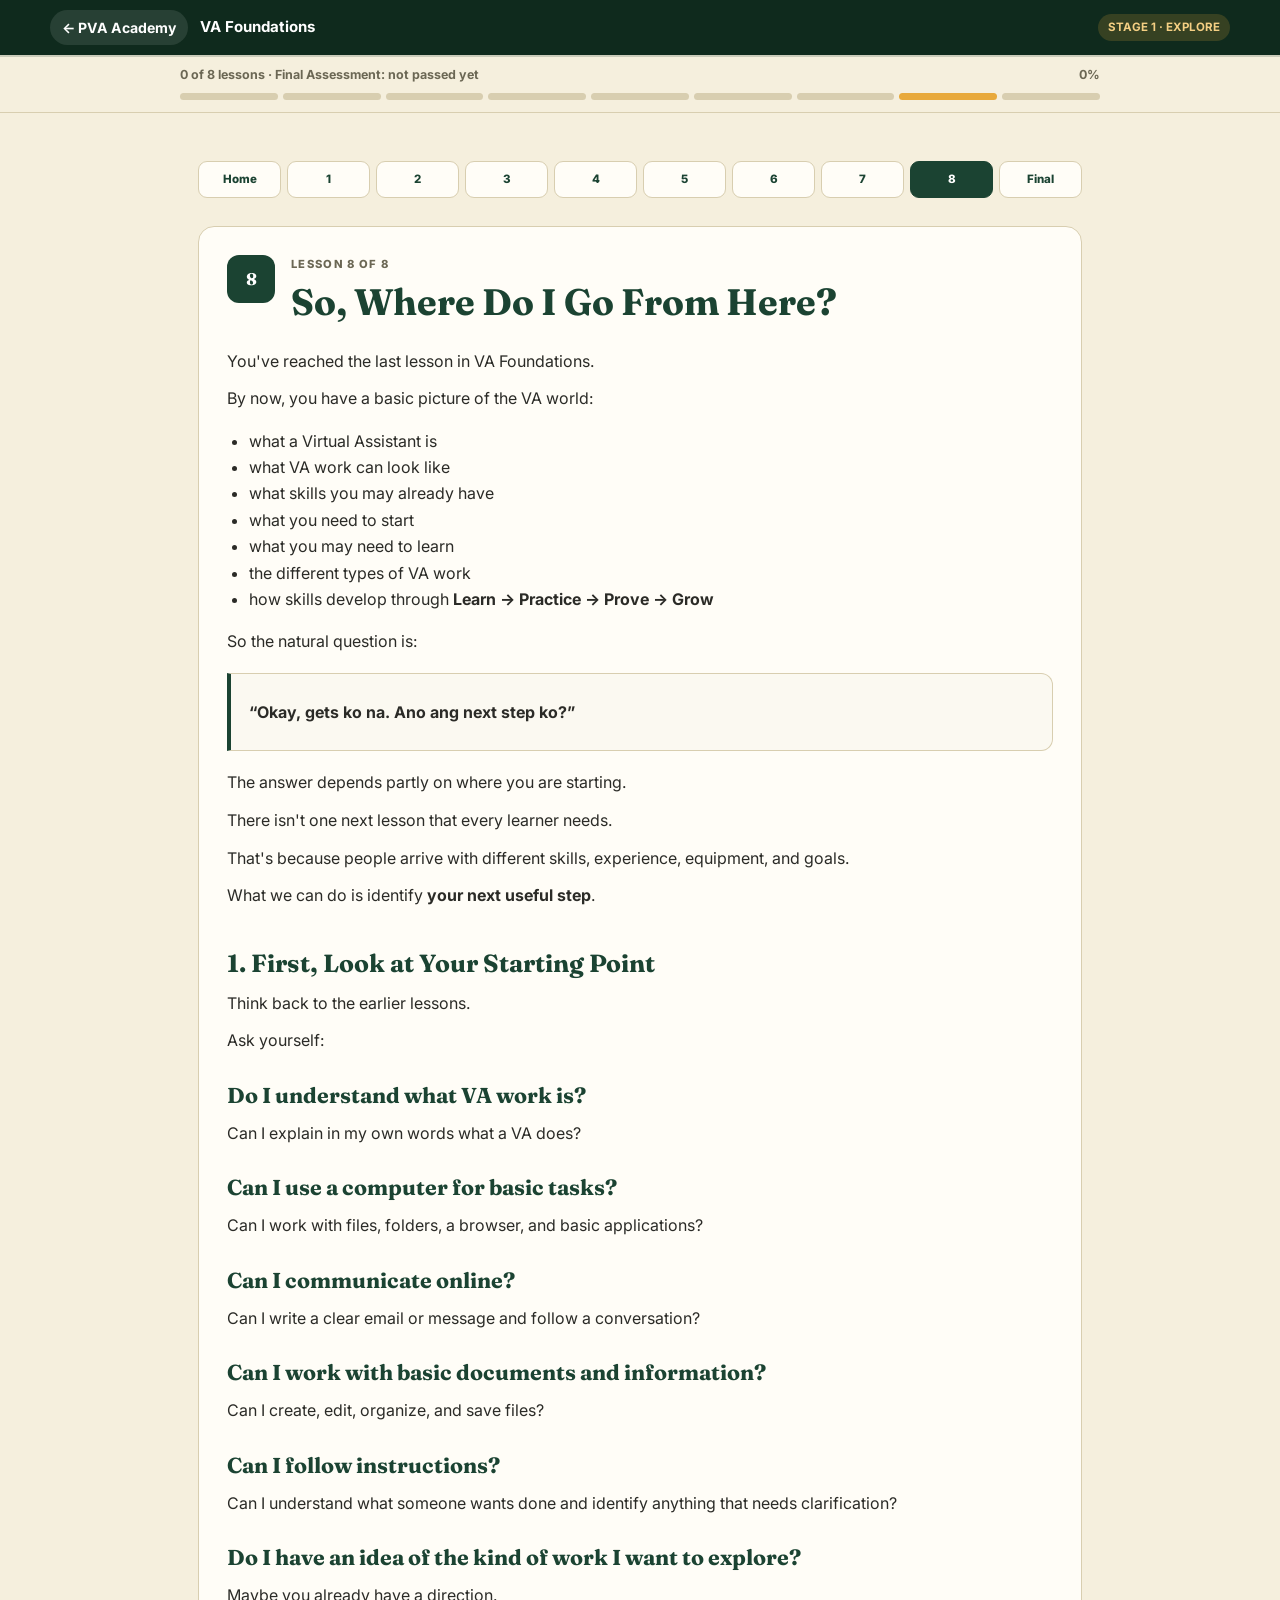
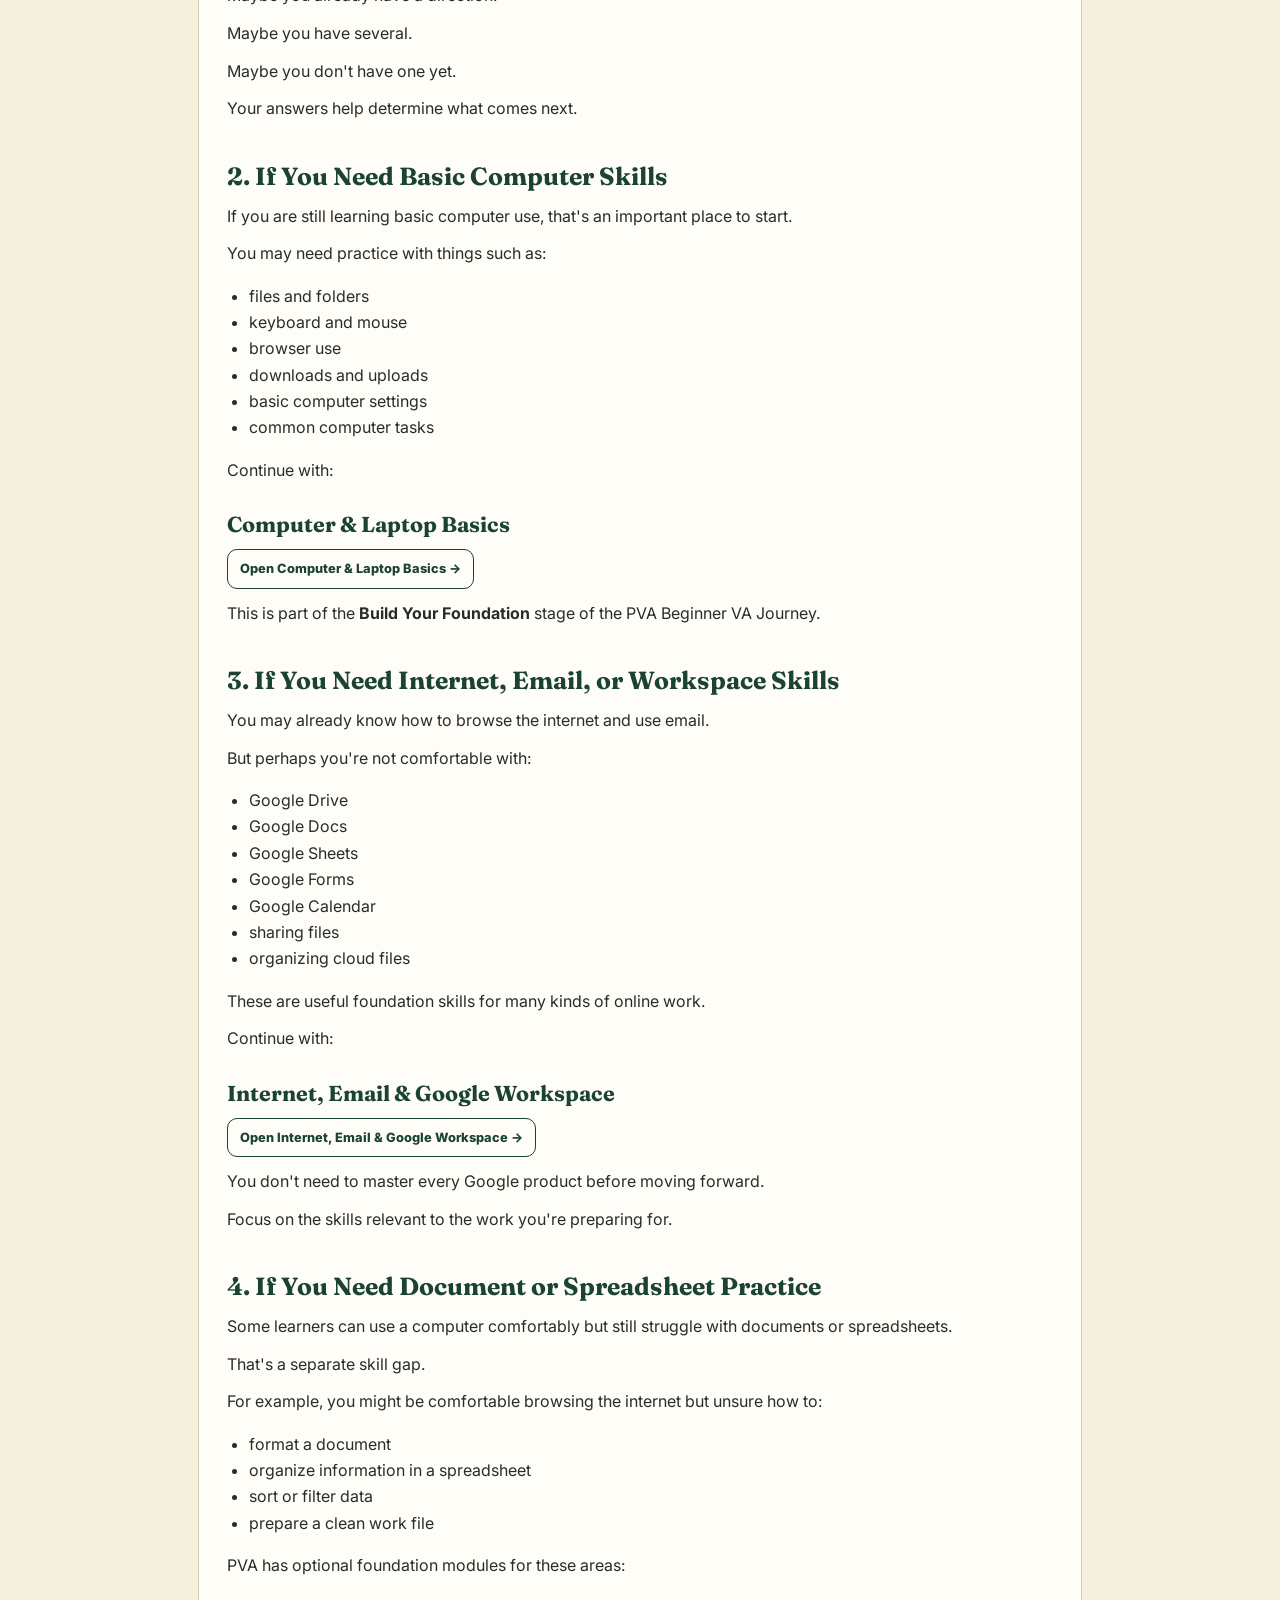
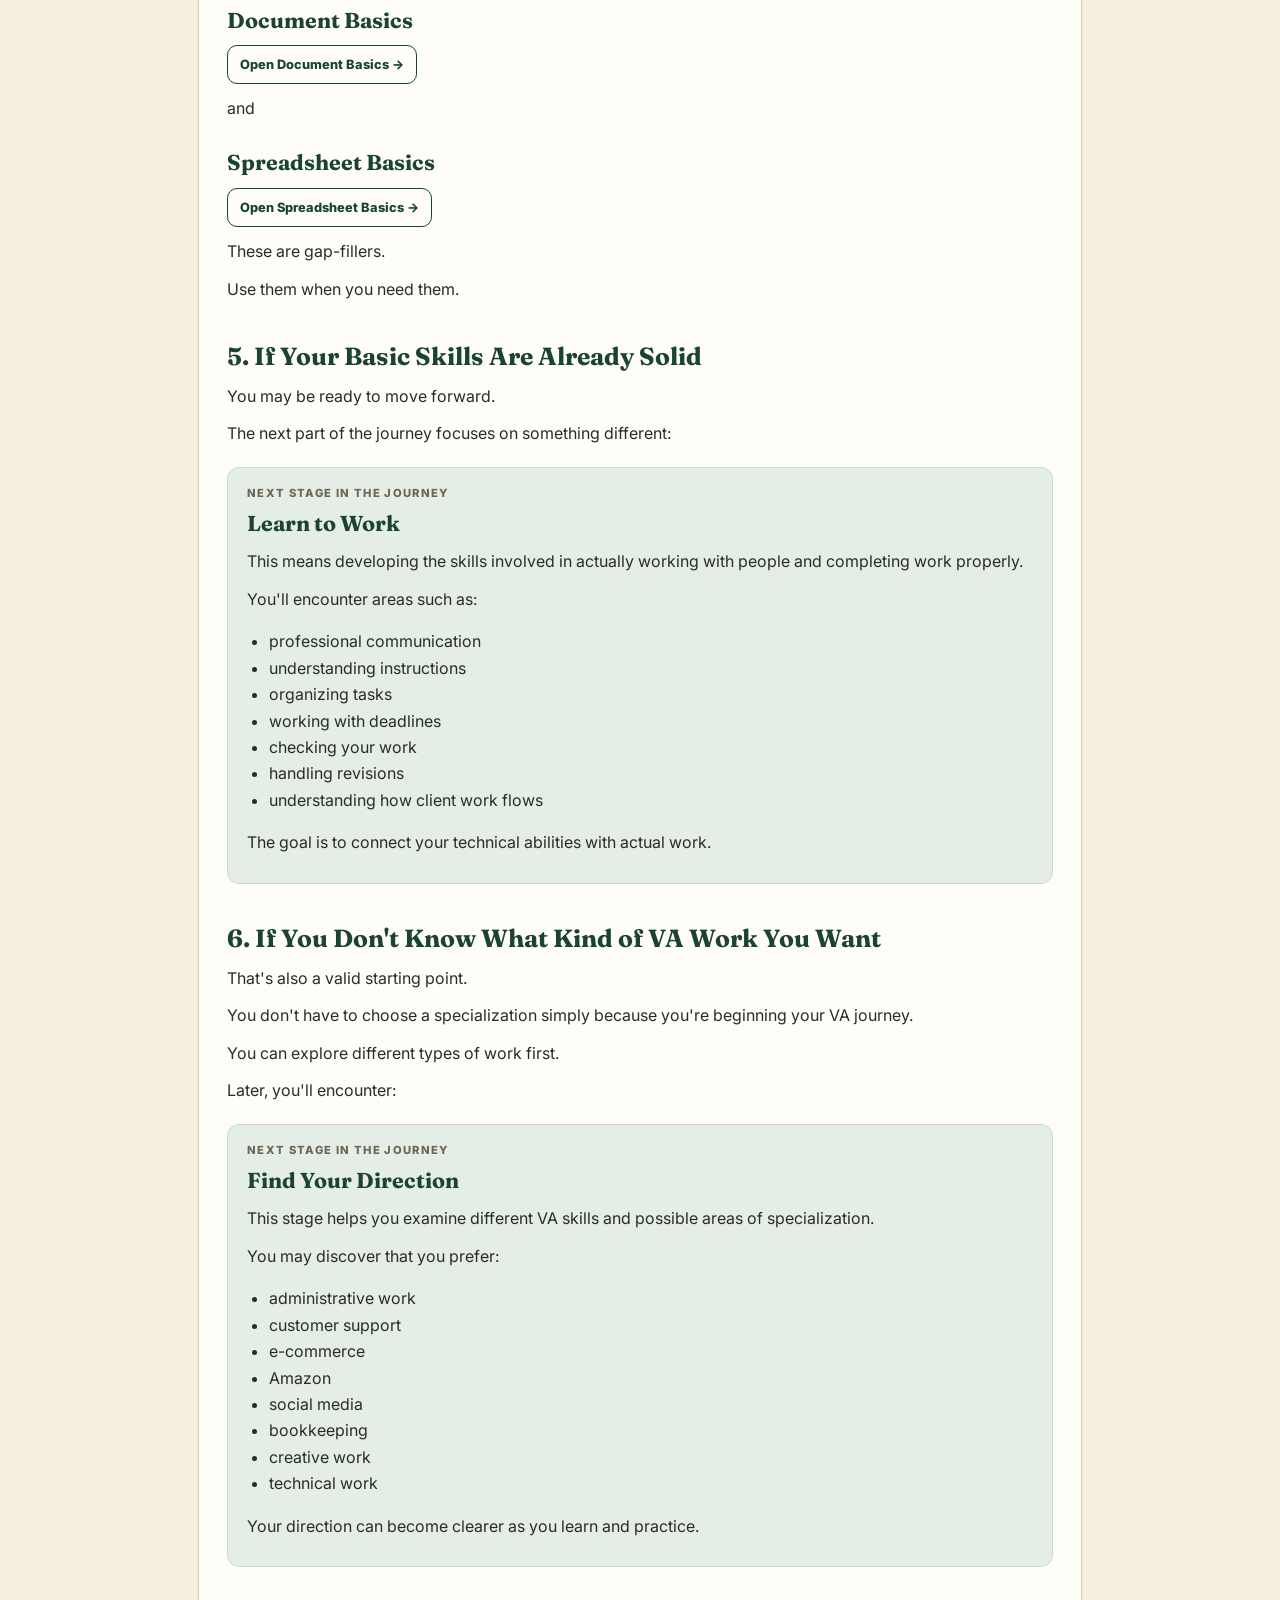
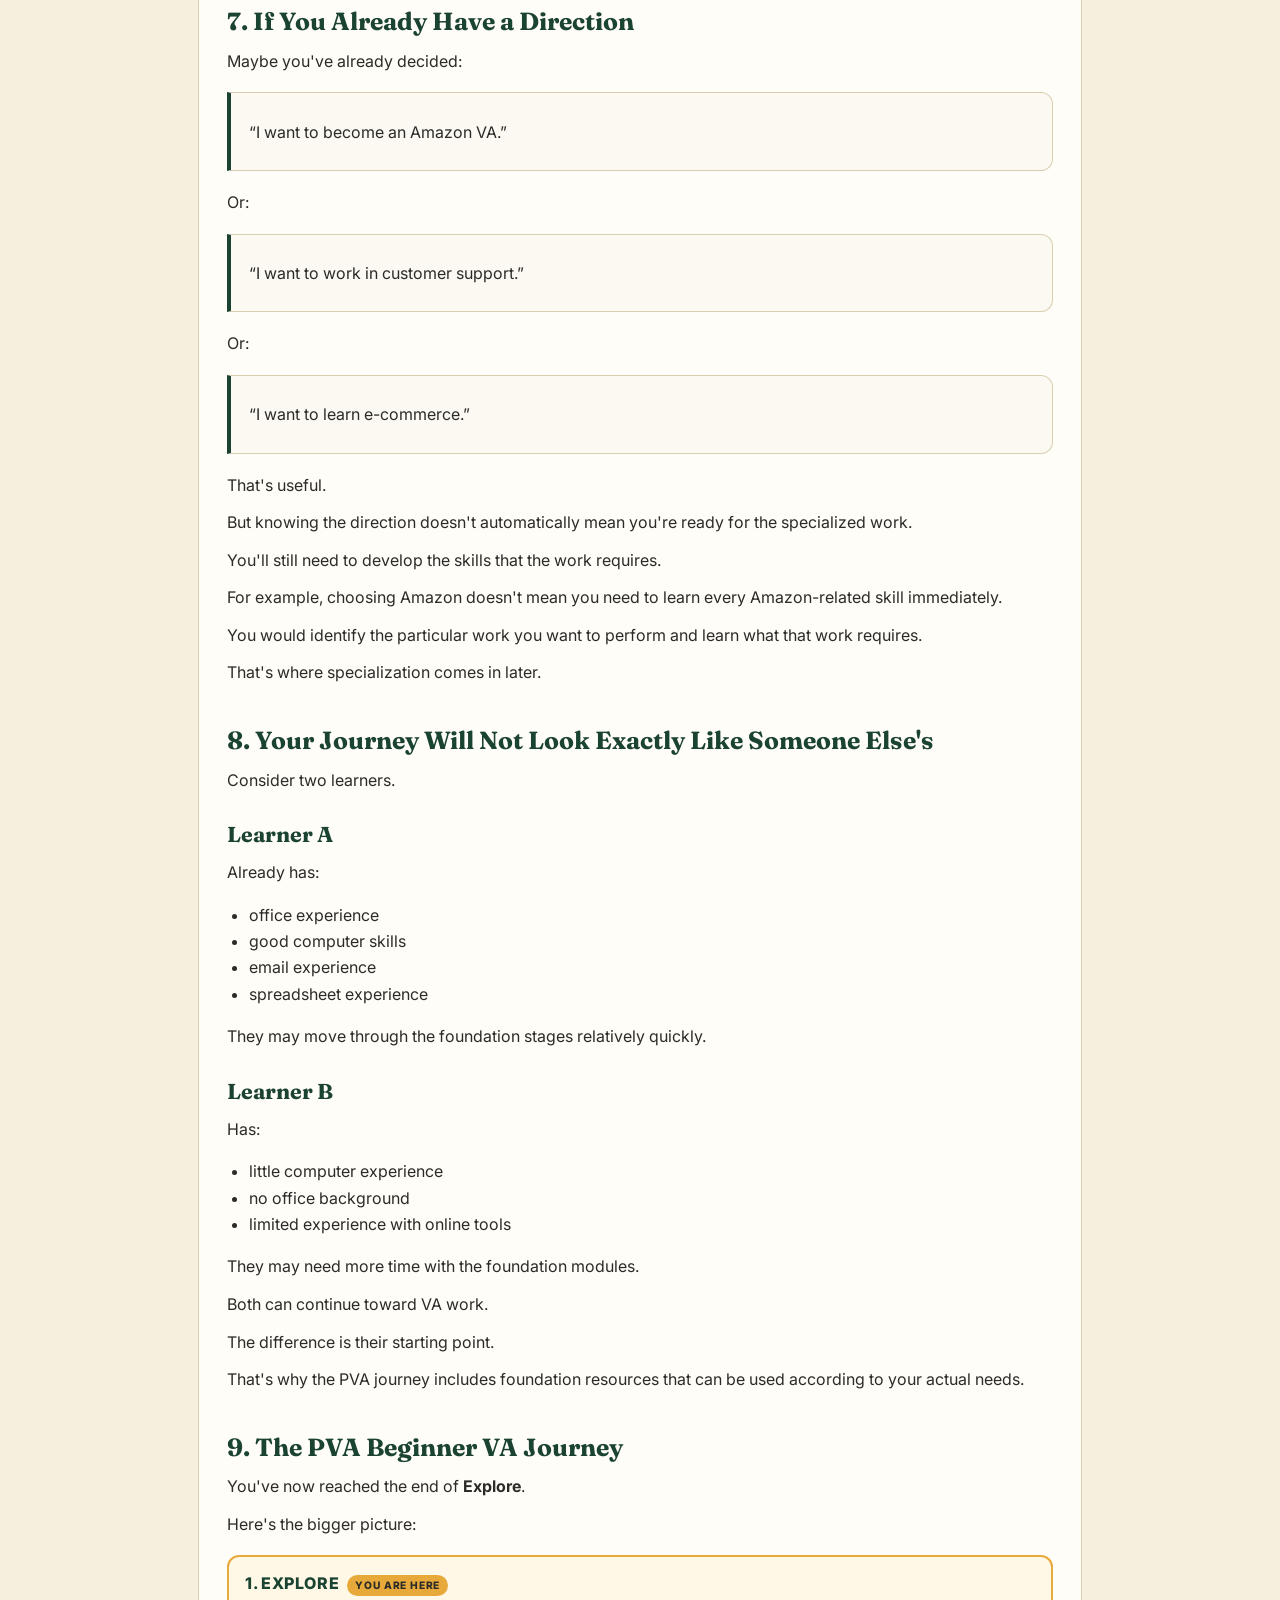
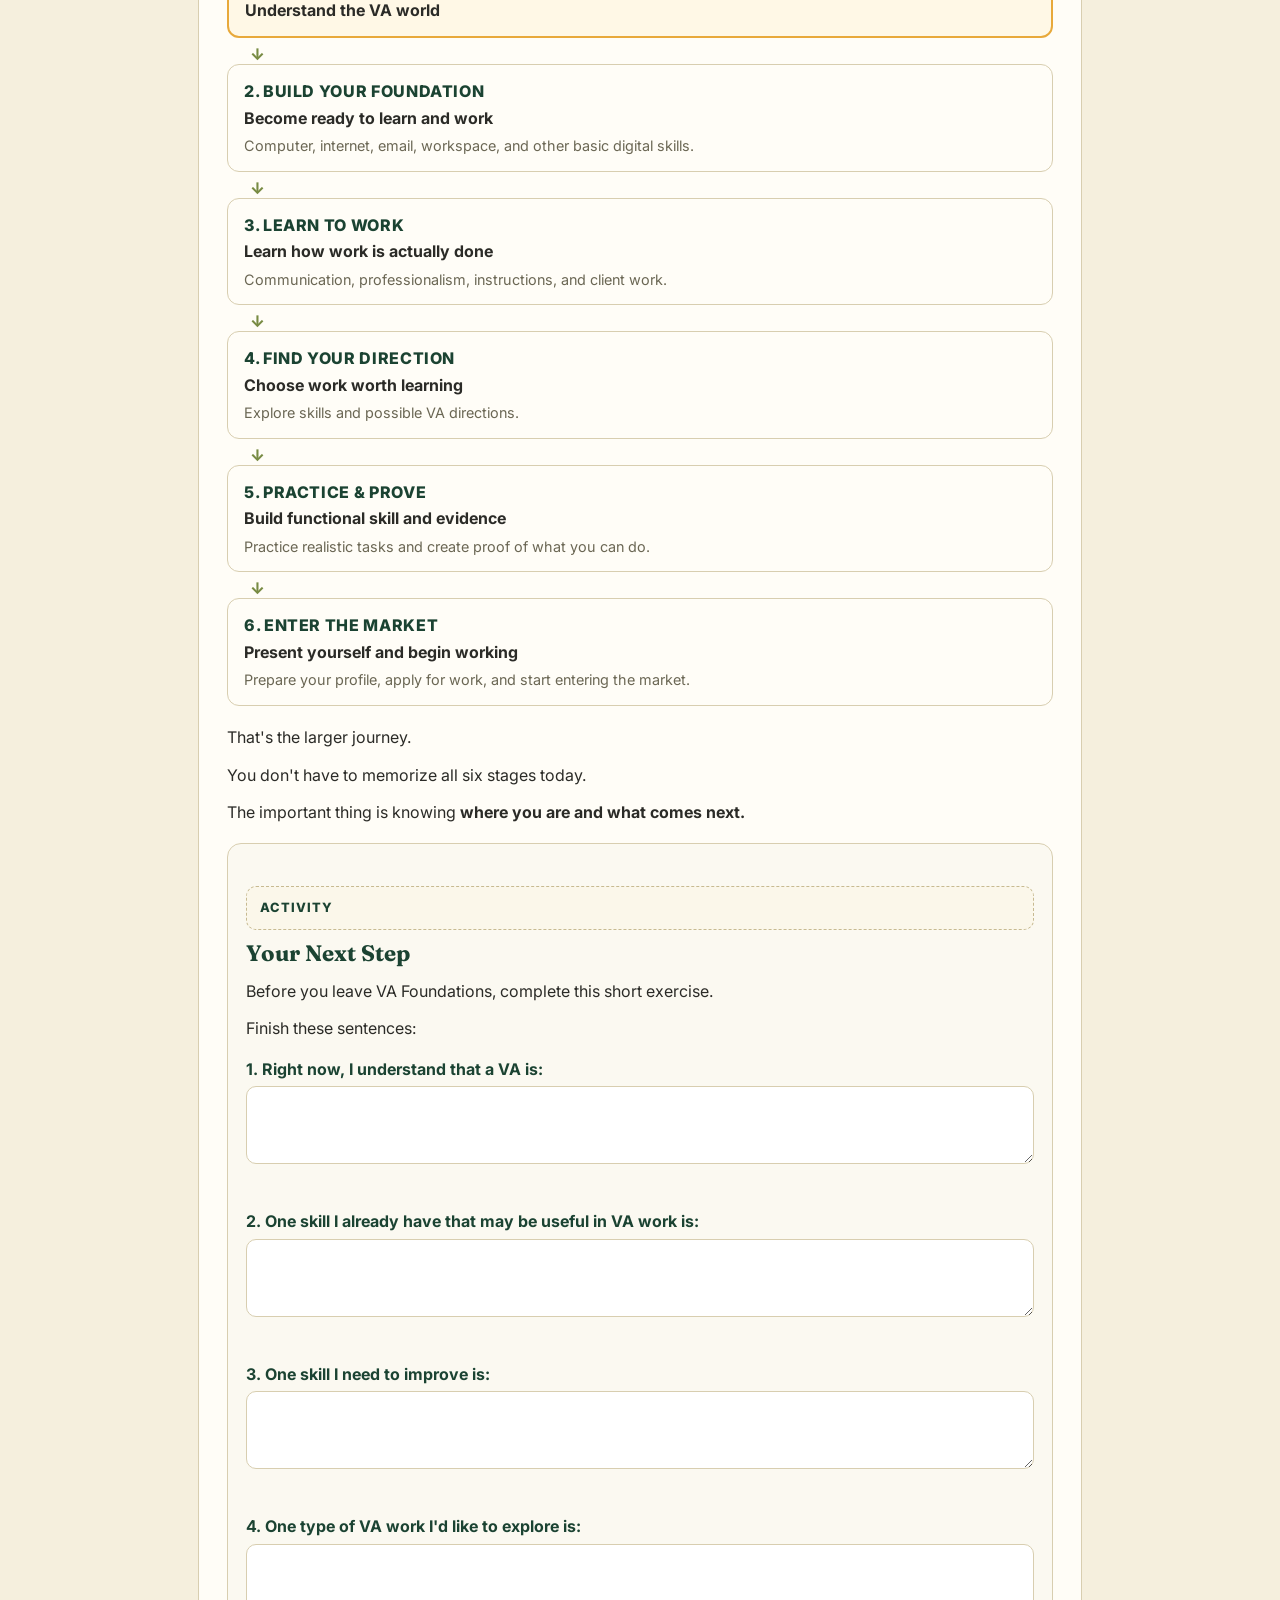
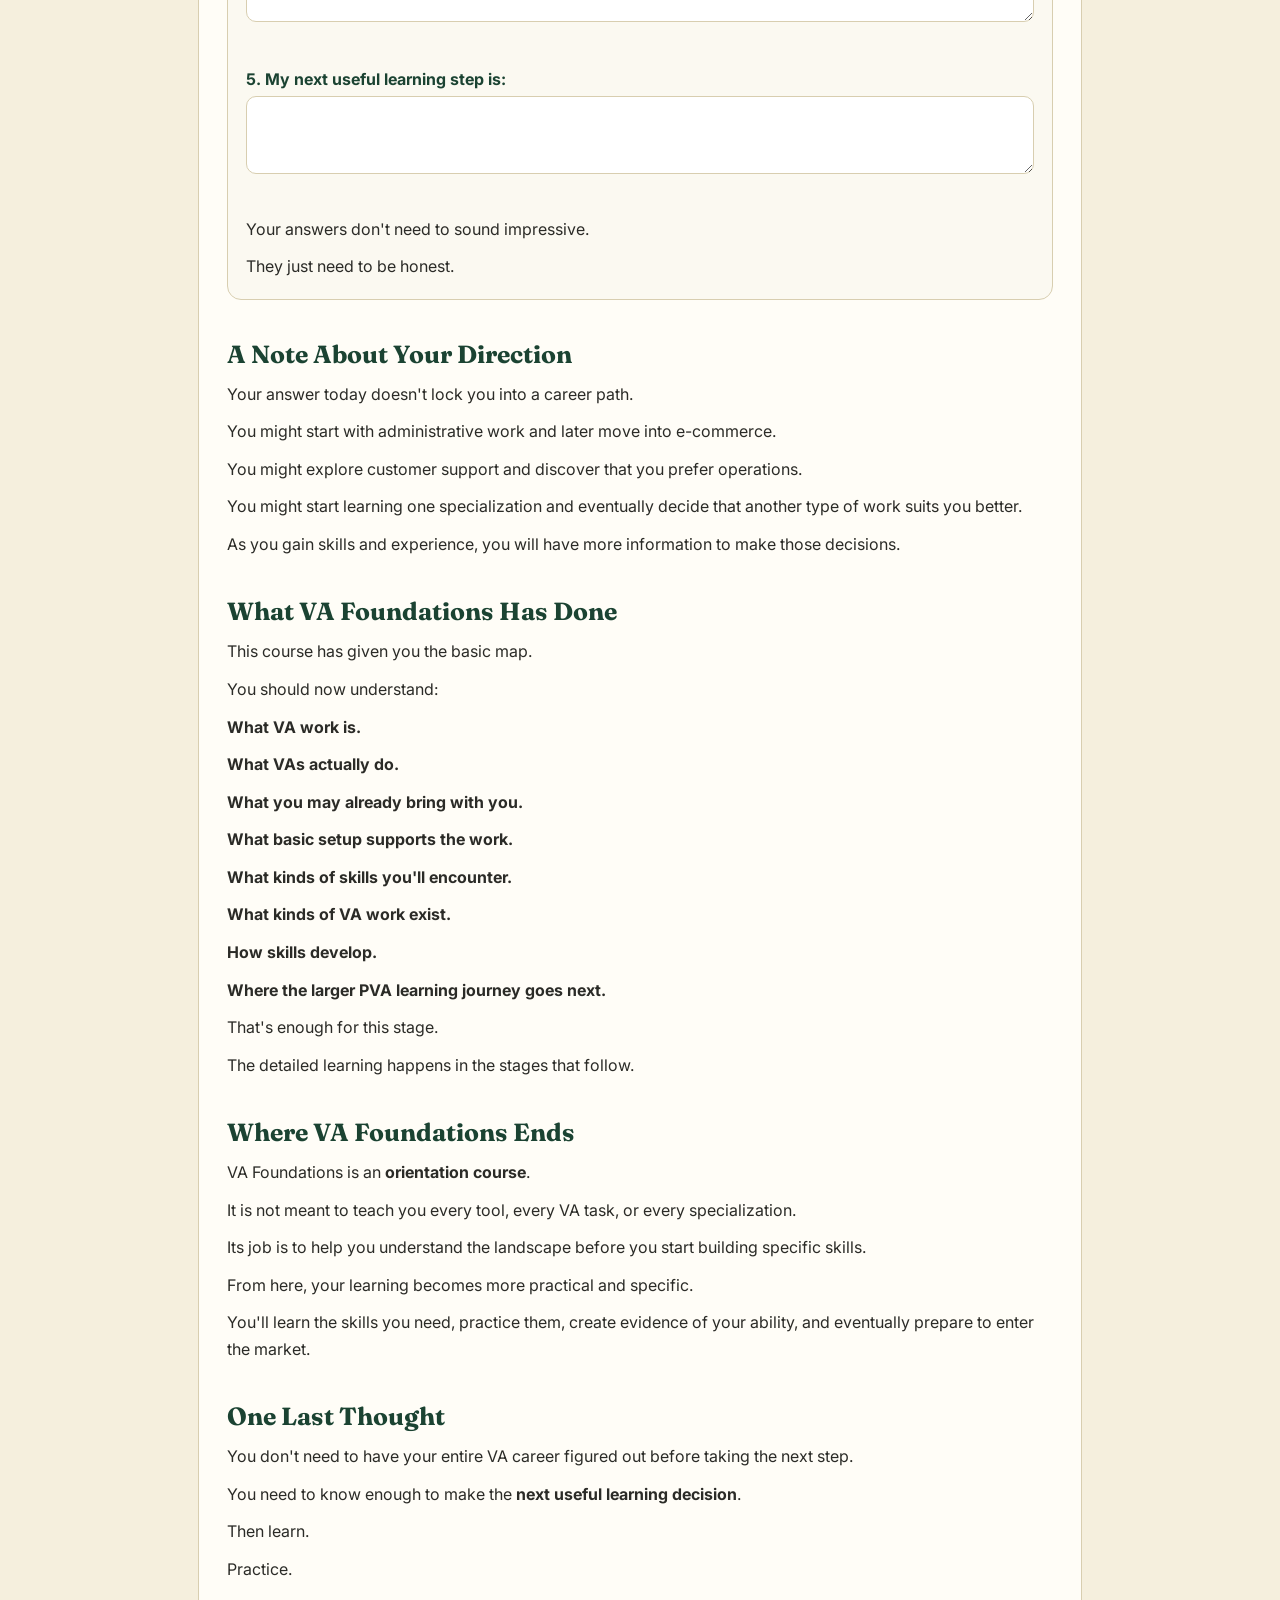
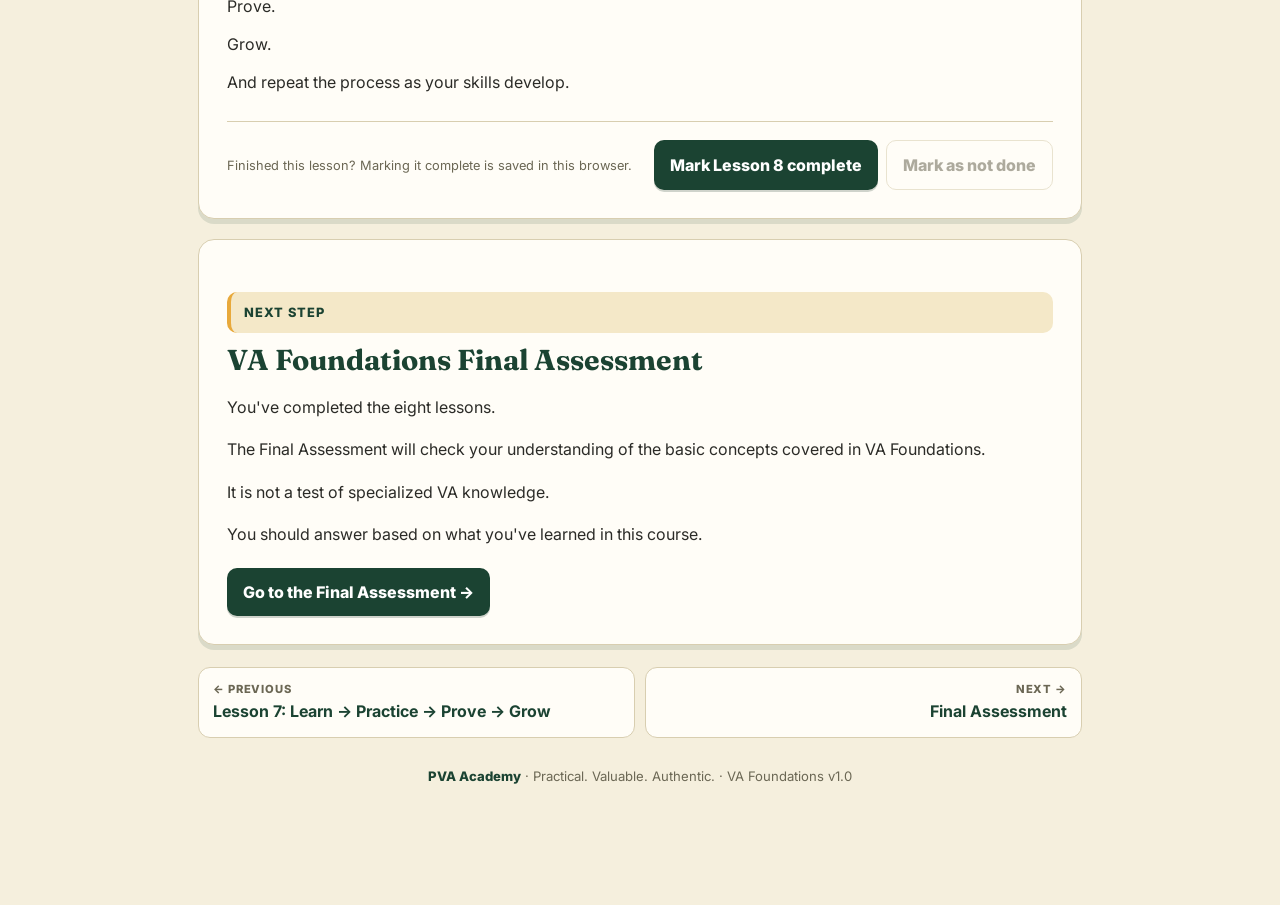
<file: public/lesson-8/index.html>
<!doctype html>
<html lang="en">
<head>
<meta charset="utf-8">
<meta name="viewport" content="width=device-width, initial-scale=1">
<meta name="theme-color" content="#1B4332">
<title>Lesson 8: So, Where Do I Go From Here? — VA Foundations | PVA Academy</title>
<link rel="preconnect" href="https://fonts.googleapis.com">
<link rel="preconnect" href="https://fonts.gstatic.com" crossorigin>
<link href="https://fonts.googleapis.com/css2?family=Fraunces:opsz,wght@9..144,600;9..144,700&family=Inter:wght@400;500;600;700;800&display=swap" rel="stylesheet">
<link rel="stylesheet" href="../shared/course.css">
</head>
<body data-lesson-id="lesson-8" data-root="../">
<a class="skip-link" href="#main-content">Skip to course content</a>
<header class="route-bar"><div class="route-inner"><a class="home-btn" href="https://probinsiyanongva.org/" aria-label="Back to PVA Academy home page">← PVA Academy</a><div class="route-title"><a href="../">VA Foundations</a></div><div class="route-tag">STAGE 1 · EXPLORE</div></div></header>
<div class="progress-wrap"><div class="progress-inner"><div class="progress-label"><span id="progressText">Getting started</span><span id="progressPct">0%</span></div><div class="progress-track" id="progressTrack"></div></div></div>
<main id="main-content">
<div class="storage-banner hidden" id="storageBanner" role="status" aria-live="polite"><strong>Progress can't be saved in this browser.</strong><br><span id="storageBannerText">You can continue learning, but your progress may not remain after you close or refresh this page. If you are using private browsing or have blocked site data, try a normal browser window.</span></div>
<nav class="lesson-nav" id="lessonNav" aria-label="Course lessons"></nav>
<article class="card lesson" id="lessonCard">
<div class="lesson-head"><div class="lesson-num">8</div><div class="lesson-title-wrap"><div class="section-label">Lesson 8 of 8</div><h1>So, Where Do I Go From Here?</h1><span class="done-stamp">✓ Completed</span></div></div>
<div class="lesson-body">
<p>You've reached the last lesson in VA Foundations.</p>
<p>By now, you have a basic picture of the VA world:</p>
<ul>
<li>what a Virtual Assistant is</li>
<li>what VA work can look like</li>
<li>what skills you may already have</li>
<li>what you need to start</li>
<li>what you may need to learn</li>
<li>the different types of VA work</li>
<li>how skills develop through <strong>Learn → Practice → Prove → Grow</strong></li>
</ul>
<p>So the natural question is:</p>
<blockquote>
<p><strong>“Okay, gets ko na. Ano ang next step ko?”</strong></p>
</blockquote>
<p>The answer depends partly on where you are starting.</p>
<p>There isn't one next lesson that every learner needs.</p>
<p>That's because people arrive with different skills, experience, equipment, and goals.</p>
<p>What we can do is identify <strong>your next useful step</strong>.</p>
<h2>1. First, Look at Your Starting Point</h2><p>Think back to the earlier lessons.</p>
<p>Ask yourself:</p>
<h3>Do I understand what VA work is?</h3>
<p>Can I explain in my own words what a VA does?</p>
<h3>Can I use a computer for basic tasks?</h3>
<p>Can I work with files, folders, a browser, and basic applications?</p>
<h3>Can I communicate online?</h3>
<p>Can I write a clear email or message and follow a conversation?</p>
<h3>Can I work with basic documents and information?</h3>
<p>Can I create, edit, organize, and save files?</p>
<h3>Can I follow instructions?</h3>
<p>Can I understand what someone wants done and identify anything that needs clarification?</p>
<h3>Do I have an idea of the kind of work I want to explore?</h3>
<p>Maybe you already have a direction.</p>
<p>Maybe you have several.</p>
<p>Maybe you don't have one yet.</p>
<p>Your answers help determine what comes next.</p>
<h2>2. If You Need Basic Computer Skills</h2><p>If you are still learning basic computer use, that's an important place to start.</p>
<p>You may need practice with things such as:</p>
<ul>
<li>files and folders</li>
<li>keyboard and mouse</li>
<li>browser use</li>
<li>downloads and uploads</li>
<li>basic computer settings</li>
<li>common computer tasks</li>
</ul>
<p>Continue with:</p>
<h3>Computer &amp; Laptop Basics</h3><p><a class="btn secondary small-btn" href="https://pva-computer-basics.probinsiyanongva.workers.dev/">Open Computer &amp; Laptop Basics →</a></p>
<p>This is part of the <strong>Build Your Foundation</strong> stage of the PVA Beginner VA Journey.</p>
<h2>3. If You Need Internet, Email, or Workspace Skills</h2><p>You may already know how to browse the internet and use email.</p>
<p>But perhaps you're not comfortable with:</p>
<ul>
<li>Google Drive</li>
<li>Google Docs</li>
<li>Google Sheets</li>
<li>Google Forms</li>
<li>Google Calendar</li>
<li>sharing files</li>
<li>organizing cloud files</li>
</ul>
<p>These are useful foundation skills for many kinds of online work.</p>
<p>Continue with:</p>
<h3>Internet, Email &amp; Google Workspace</h3><p><a class="btn secondary small-btn" href="https://probinsiyanongva.org/internet-workspace-basics/">Open Internet, Email &amp; Google Workspace →</a></p>
<p>You don't need to master every Google product before moving forward.</p>
<p>Focus on the skills relevant to the work you're preparing for.</p>
<h2>4. If You Need Document or Spreadsheet Practice</h2><p>Some learners can use a computer comfortably but still struggle with documents or spreadsheets.</p>
<p>That's a separate skill gap.</p>
<p>For example, you might be comfortable browsing the internet but unsure how to:</p>
<ul>
<li>format a document</li>
<li>organize information in a spreadsheet</li>
<li>sort or filter data</li>
<li>prepare a clean work file</li>
</ul>
<p>PVA has optional foundation modules for these areas:</p>
<h3>Document Basics</h3><p><a class="btn secondary small-btn" href="https://pva-document-basics.probinsiyanongva.workers.dev/">Open Document Basics →</a></p>
<p>and</p>
<h3>Spreadsheet Basics</h3><p><a class="btn secondary small-btn" href="https://pva-spreadsheet-basics.probinsiyanongva.workers.dev/">Open Spreadsheet Basics →</a></p>
<p>These are gap-fillers.</p>
<p>Use them when you need them.</p>
<h2>5. If Your Basic Skills Are Already Solid</h2><p>You may be ready to move forward.</p>
<p>The next part of the journey focuses on something different:</p>
<div class="tip"><div class="section-label">Next stage in the journey</div><h3 style="margin-top:0">Learn to Work</h3><p>This means developing the skills involved in actually working with people and completing work properly.</p>
<p>You'll encounter areas such as:</p>
<ul>
<li>professional communication</li>
<li>understanding instructions</li>
<li>organizing tasks</li>
<li>working with deadlines</li>
<li>checking your work</li>
<li>handling revisions</li>
<li>understanding how client work flows</li>
</ul>
<p>The goal is to connect your technical abilities with actual work.</p></div>
<h2>6. If You Don&#x27;t Know What Kind of VA Work You Want</h2><p>That's also a valid starting point.</p>
<p>You don't have to choose a specialization simply because you're beginning your VA journey.</p>
<p>You can explore different types of work first.</p>
<p>Later, you'll encounter:</p>
<div class="tip"><div class="section-label">Next stage in the journey</div><h3 style="margin-top:0">Find Your Direction</h3><p>This stage helps you examine different VA skills and possible areas of specialization.</p>
<p>You may discover that you prefer:</p>
<ul>
<li>administrative work</li>
<li>customer support</li>
<li>e-commerce</li>
<li>Amazon</li>
<li>social media</li>
<li>bookkeeping</li>
<li>creative work</li>
<li>technical work</li>
</ul>
<p>Your direction can become clearer as you learn and practice.</p></div>
<h2>7. If You Already Have a Direction</h2><p>Maybe you've already decided:</p>
<blockquote>
<p>“I want to become an Amazon VA.”</p>
</blockquote>
<p>Or:</p>
<blockquote>
<p>“I want to work in customer support.”</p>
</blockquote>
<p>Or:</p>
<blockquote>
<p>“I want to learn e-commerce.”</p>
</blockquote>
<p>That's useful.</p>
<p>But knowing the direction doesn't automatically mean you're ready for the specialized work.</p>
<p>You'll still need to develop the skills that the work requires.</p>
<p>For example, choosing Amazon doesn't mean you need to learn every Amazon-related skill immediately.</p>
<p>You would identify the particular work you want to perform and learn what that work requires.</p>
<p>That's where specialization comes in later.</p>
<h2>8. Your Journey Will Not Look Exactly Like Someone Else&#x27;s</h2><p>Consider two learners.</p>
<h3>Learner A</h3>
<p>Already has:</p>
<ul>
<li>office experience</li>
<li>good computer skills</li>
<li>email experience</li>
<li>spreadsheet experience</li>
</ul>
<p>They may move through the foundation stages relatively quickly.</p>
<h3>Learner B</h3>
<p>Has:</p>
<ul>
<li>little computer experience</li>
<li>no office background</li>
<li>limited experience with online tools</li>
</ul>
<p>They may need more time with the foundation modules.</p>
<p>Both can continue toward VA work.</p>
<p>The difference is their starting point.</p>
<p>That's why the PVA journey includes foundation resources that can be used according to your actual needs.</p>
<h2>9. The PVA Beginner VA Journey</h2><p>You've now reached the end of <strong>Explore</strong>.</p><p>Here's the bigger picture:</p><ol class="flow"><li class="here"><div class="flow-name">1. EXPLORE<span class="here-tag">You are here</span></div><div class="flow-sub">Understand the VA world</div></li><li><div class="flow-name">2. BUILD YOUR FOUNDATION</div><div class="flow-sub">Become ready to learn and work</div><div class="flow-detail">Computer, internet, email, workspace, and other basic digital skills.</div></li><li><div class="flow-name">3. LEARN TO WORK</div><div class="flow-sub">Learn how work is actually done</div><div class="flow-detail">Communication, professionalism, instructions, and client work.</div></li><li><div class="flow-name">4. FIND YOUR DIRECTION</div><div class="flow-sub">Choose work worth learning</div><div class="flow-detail">Explore skills and possible VA directions.</div></li><li><div class="flow-name">5. PRACTICE &amp; PROVE</div><div class="flow-sub">Build functional skill and evidence</div><div class="flow-detail">Practice realistic tasks and create proof of what you can do.</div></li><li><div class="flow-name">6. ENTER THE MARKET</div><div class="flow-sub">Present yourself and begin working</div><div class="flow-detail">Prepare your profile, apply for work, and start entering the market.</div></li></ol><p>That's the larger journey.</p><p>You don't have to memorize all six stages today.</p><p>The important thing is knowing <strong>where you are and what comes next.</strong></p>
<section class="activity"><div class="activity-title">Activity</div><h2>Your Next Step</h2><p>Before you leave VA Foundations, complete this short exercise.</p><p>Finish these sentences:</p><label class="field-label" for="f-resp-next-1">1. Right now, I understand that a VA is:</label><textarea class="response" id="f-resp-next-1" rows="2" data-key="resp:next-1" data-note-label="1. Right now, I understand that a VA is:"></textarea><p class="saved-note" data-for="f-resp-next-1" aria-live="polite"></p><label class="field-label" for="f-resp-next-2">2. One skill I already have that may be useful in VA work is:</label><textarea class="response" id="f-resp-next-2" rows="2" data-key="resp:next-2" data-note-label="2. One skill I already have that may be useful in VA work is:"></textarea><p class="saved-note" data-for="f-resp-next-2" aria-live="polite"></p><label class="field-label" for="f-resp-next-3">3. One skill I need to improve is:</label><textarea class="response" id="f-resp-next-3" rows="2" data-key="resp:next-3" data-note-label="3. One skill I need to improve is:"></textarea><p class="saved-note" data-for="f-resp-next-3" aria-live="polite"></p><label class="field-label" for="f-resp-next-4">4. One type of VA work I&#x27;d like to explore is:</label><textarea class="response" id="f-resp-next-4" rows="2" data-key="resp:next-4" data-note-label="4. One type of VA work I&#x27;d like to explore is:"></textarea><p class="saved-note" data-for="f-resp-next-4" aria-live="polite"></p><label class="field-label" for="f-resp-next-5">5. My next useful learning step is:</label><textarea class="response" id="f-resp-next-5" rows="2" data-key="resp:next-5" data-note-label="5. My next useful learning step is:"></textarea><p class="saved-note" data-for="f-resp-next-5" aria-live="polite"></p><p>Your answers don't need to sound impressive.</p><p>They just need to be honest.</p></section>
<h2>A Note About Your Direction</h2><p>Your answer today doesn't lock you into a career path.</p>
<p>You might start with administrative work and later move into e-commerce.</p>
<p>You might explore customer support and discover that you prefer operations.</p>
<p>You might start learning one specialization and eventually decide that another type of work suits you better.</p>
<p>As you gain skills and experience, you will have more information to make those decisions.</p>
<h2>What VA Foundations Has Done</h2><p>This course has given you the basic map.</p>
<p>You should now understand:</p>
<p><strong>What VA work is.</strong></p>
<p><strong>What VAs actually do.</strong></p>
<p><strong>What you may already bring with you.</strong></p>
<p><strong>What basic setup supports the work.</strong></p>
<p><strong>What kinds of skills you'll encounter.</strong></p>
<p><strong>What kinds of VA work exist.</strong></p>
<p><strong>How skills develop.</strong></p>
<p><strong>Where the larger PVA learning journey goes next.</strong></p>
<p>That's enough for this stage.</p>
<p>The detailed learning happens in the stages that follow.</p>
<h2>Where VA Foundations Ends</h2><p>VA Foundations is an <strong>orientation course</strong>.</p>
<p>It is not meant to teach you every tool, every VA task, or every specialization.</p>
<p>Its job is to help you understand the landscape before you start building specific skills.</p>
<p>From here, your learning becomes more practical and specific.</p>
<p>You'll learn the skills you need, practice them, create evidence of your ability, and eventually prepare to enter the market.</p>
<h2>One Last Thought</h2><p>You don't need to have your entire VA career figured out before taking the next step.</p>
<p>You need to know enough to make the <strong>next useful learning decision</strong>.</p>
<p>Then learn.</p>
<p>Practice.</p>
<p>Prove.</p>
<p>Grow.</p>
<p>And repeat the process as your skills develop.</p>
</div>
<section class="quick-check" id="quickCheck" aria-label="Quick Check"></section>
<div class="lesson-footer"><span class="next-hint">Finished this lesson? Marking it complete is saved in this browser.</span><div class="footer-actions"><button class="btn" type="button" id="markBtn">Mark Lesson 8 complete</button><button class="btn subtle" type="button" id="notDoneBtn" disabled>Mark as not done</button></div></div>
<div class="tip hidden" id="donePanel" role="status"><strong>Lesson 8 is marked complete.</strong> <span class="small">It's saved in this browser.</span><div class="hero-actions" style="margin-top:10px"><button class="btn secondary small-btn" type="button" id="notesBtn">Download my Lesson 8 notes (.txt)</button></div></div>
</article>
<section class="card"><div class="connection-title">Next Step</div><h2>VA Foundations Final Assessment</h2><p>You've completed the eight lessons.</p><p>The Final Assessment will check your understanding of the basic concepts covered in VA Foundations.</p><p>It is not a test of specialized VA knowledge.</p><p>You should answer based on what you've learned in this course.</p><div class="hero-actions"><a class="btn" href="../final-assessment/">Go to the Final Assessment →</a></div></section>
<nav class="pager" aria-label="Lesson navigation"><a class="prev" href="../lesson-7/"><span class="pager-dir">← Previous</span><span class="pager-title">Lesson 7: Learn → Practice → Prove → Grow</span></a><a class="next" href="../final-assessment/"><span class="pager-dir">Next →</span><span class="pager-title">Final Assessment</span></a></nav>
<footer><span class="footer-mark">PVA Academy</span> · Practical. Valuable. Authentic. · VA Foundations v1.0</footer>
</main>
<script src="../shared/progress.js"></script>
<script src="../shared/quick-checks.js"></script>
<script src="../shared/lesson.js"></script>
</body>
</html>
</file>
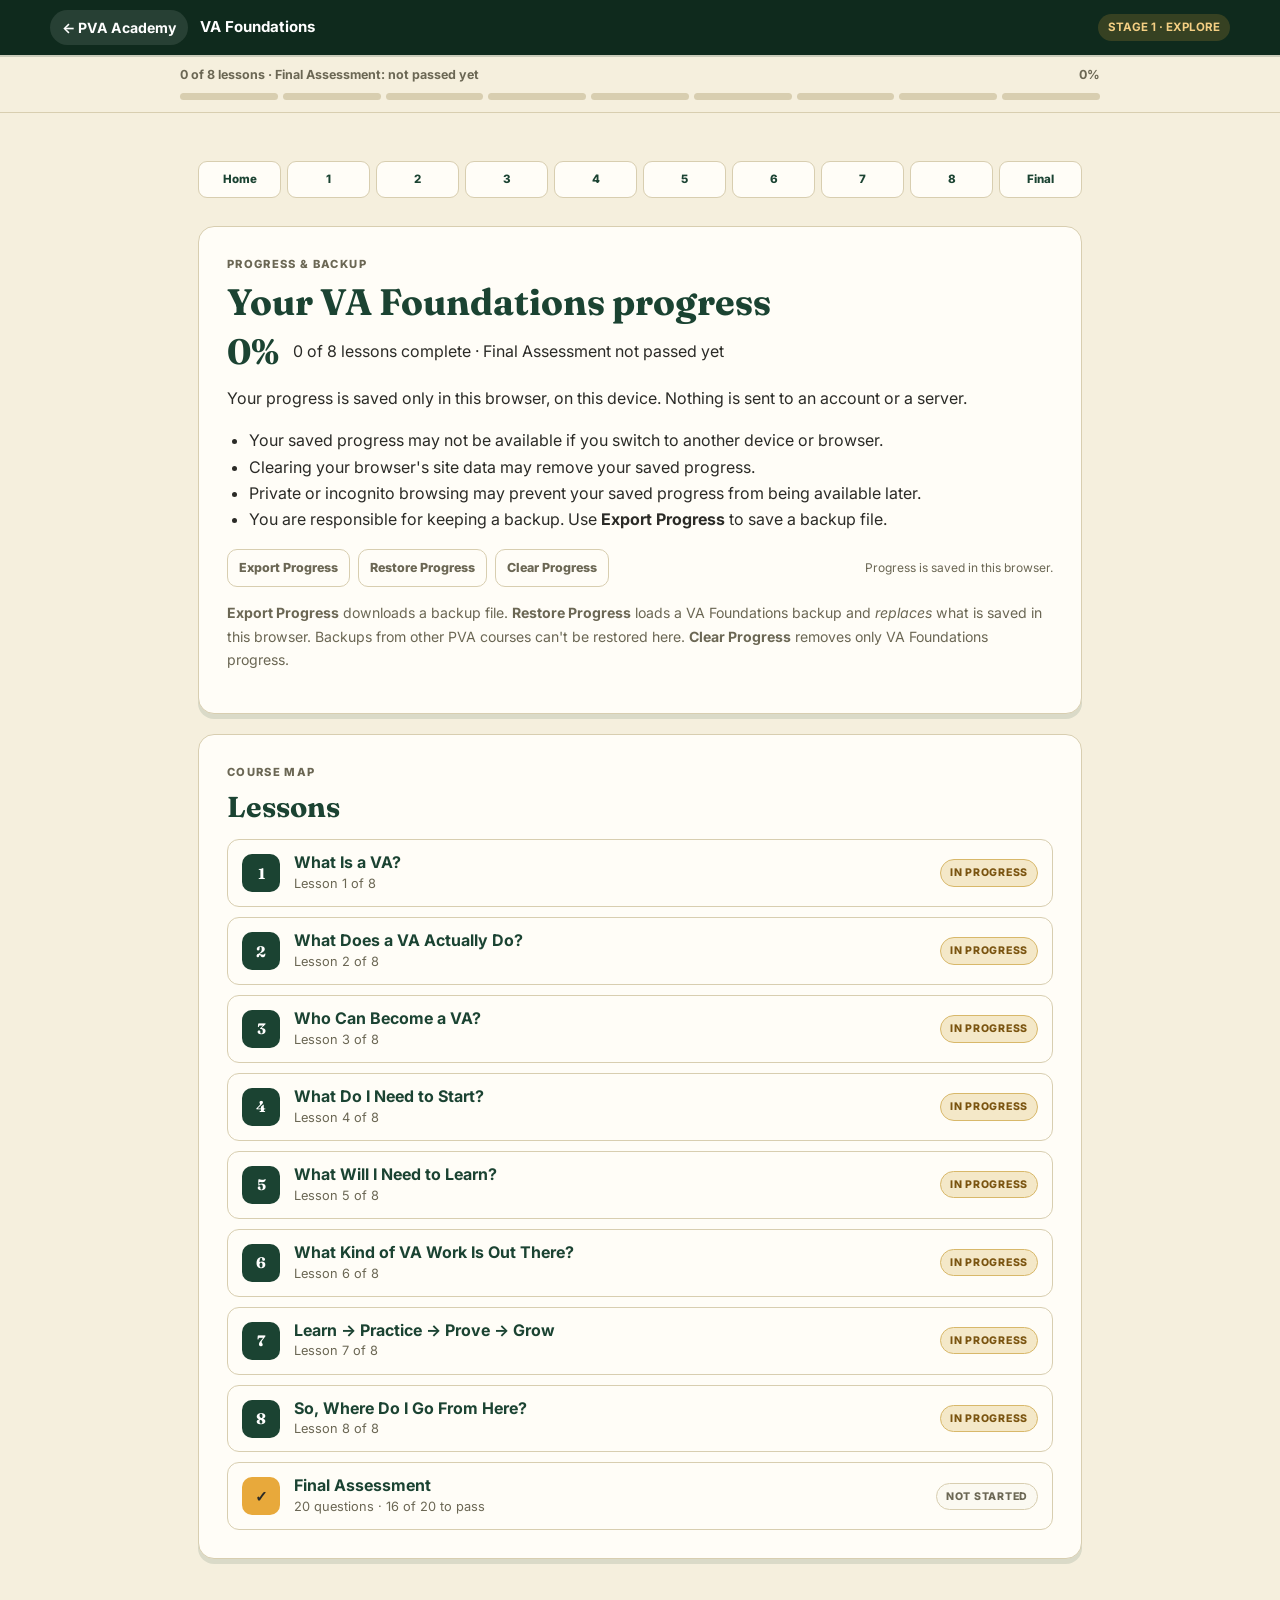
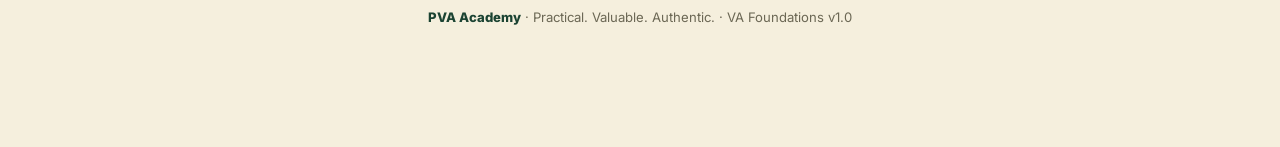
<file: public/progress/index.html>
<!doctype html>
<html lang="en">
<head>
<meta charset="utf-8">
<meta name="viewport" content="width=device-width, initial-scale=1">
<meta name="theme-color" content="#1B4332">
<title>Progress &amp; Backup — VA Foundations | PVA Academy</title>
<link rel="preconnect" href="https://fonts.googleapis.com">
<link rel="preconnect" href="https://fonts.gstatic.com" crossorigin>
<link href="https://fonts.googleapis.com/css2?family=Fraunces:opsz,wght@9..144,600;9..144,700&family=Inter:wght@400;500;600;700;800&display=swap" rel="stylesheet">
<link rel="stylesheet" href="../shared/course.css">
</head>
<body data-root="../" data-page="progress">
<a class="skip-link" href="#main-content">Skip to course content</a>
<header class="route-bar"><div class="route-inner"><a class="home-btn" href="https://probinsiyanongva.org/" aria-label="Back to PVA Academy home page">← PVA Academy</a><div class="route-title"><a href="../">VA Foundations</a></div><div class="route-tag">STAGE 1 · EXPLORE</div></div></header>
<div class="progress-wrap"><div class="progress-inner"><div class="progress-label"><span id="progressText">Getting started</span><span id="progressPct">0%</span></div><div class="progress-track" id="progressTrack"></div></div></div>
<main id="main-content">
<div class="storage-banner hidden" id="storageBanner" role="status" aria-live="polite"><strong>Progress can't be saved in this browser.</strong><br><span id="storageBannerText">You can continue learning, but your progress may not remain after you close or refresh this page. If you are using private browsing or have blocked site data, try a normal browser window.</span></div>
<nav class="lesson-nav" id="lessonNav" aria-label="Course lessons"></nav>
<section class="card">
<div class="section-label">Progress &amp; backup</div>
<h1 style="font:700 clamp(1.7rem,4vw,2.3rem)/1.15 Fraunces,Georgia,serif;color:var(--green);margin:0 0 10px">Your VA Foundations progress</h1>
<div class="progress-summary"><span class="big-pct" id="homePct">0%</span><span id="homeSummary">0 of 8 lessons complete</span></div>
<p>Your progress is saved only in this browser, on this device. Nothing is sent to an account or a server.</p>
<ul>
<li>Your saved progress may not be available if you switch to another device or browser.</li>
<li>Clearing your browser's site data may remove your saved progress.</li>
<li>Private or incognito browsing may prevent your saved progress from being available later.</li>
<li>You are responsible for keeping a backup. Use <strong>Export Progress</strong> to save a backup file.</li>
</ul>
<div class="progress-tools"><button class="btn subtle" type="button" id="exportBtn">Export Progress</button><button class="btn subtle" type="button" id="restoreBtn">Restore Progress</button><button class="btn subtle" type="button" id="clearBtn">Clear Progress</button><span class="save-state" data-save-state>Progress is saved in this browser.</span><input id="restoreFile" type="file" accept="application/json,.json" hidden></div>
<p class="small"><strong>Export Progress</strong> downloads a backup file. <strong>Restore Progress</strong> loads a VA Foundations backup and <em>replaces</em> what is saved in this browser. Backups from other PVA courses can't be restored here. <strong>Clear Progress</strong> removes only VA Foundations progress.</p>
</section>
<section class="card"><div class="section-label">Course map</div><h2>Lessons</h2><ul class="lesson-list" id="lessonList"><li><a class="lesson-row" data-lesson="lesson-1" href="../lesson-1/"><span class="lesson-num">1</span><span class="row-text"><span class="row-title">What Is a VA?</span><span class="row-sub">Lesson 1 of 8</span></span><span class="stamp" data-stamp>Not started</span></a></li><li><a class="lesson-row" data-lesson="lesson-2" href="../lesson-2/"><span class="lesson-num">2</span><span class="row-text"><span class="row-title">What Does a VA Actually Do?</span><span class="row-sub">Lesson 2 of 8</span></span><span class="stamp" data-stamp>Not started</span></a></li><li><a class="lesson-row" data-lesson="lesson-3" href="../lesson-3/"><span class="lesson-num">3</span><span class="row-text"><span class="row-title">Who Can Become a VA?</span><span class="row-sub">Lesson 3 of 8</span></span><span class="stamp" data-stamp>Not started</span></a></li><li><a class="lesson-row" data-lesson="lesson-4" href="../lesson-4/"><span class="lesson-num">4</span><span class="row-text"><span class="row-title">What Do I Need to Start?</span><span class="row-sub">Lesson 4 of 8</span></span><span class="stamp" data-stamp>Not started</span></a></li><li><a class="lesson-row" data-lesson="lesson-5" href="../lesson-5/"><span class="lesson-num">5</span><span class="row-text"><span class="row-title">What Will I Need to Learn?</span><span class="row-sub">Lesson 5 of 8</span></span><span class="stamp" data-stamp>Not started</span></a></li><li><a class="lesson-row" data-lesson="lesson-6" href="../lesson-6/"><span class="lesson-num">6</span><span class="row-text"><span class="row-title">What Kind of VA Work Is Out There?</span><span class="row-sub">Lesson 6 of 8</span></span><span class="stamp" data-stamp>Not started</span></a></li><li><a class="lesson-row" data-lesson="lesson-7" href="../lesson-7/"><span class="lesson-num">7</span><span class="row-text"><span class="row-title">Learn → Practice → Prove → Grow</span><span class="row-sub">Lesson 7 of 8</span></span><span class="stamp" data-stamp>Not started</span></a></li><li><a class="lesson-row" data-lesson="lesson-8" href="../lesson-8/"><span class="lesson-num">8</span><span class="row-text"><span class="row-title">So, Where Do I Go From Here?</span><span class="row-sub">Lesson 8 of 8</span></span><span class="stamp" data-stamp>Not started</span></a></li><li><a class="lesson-row final" data-lesson="final-assessment" href="../final-assessment/"><span class="lesson-num">✓</span><span class="row-text"><span class="row-title">Final Assessment</span><span class="row-sub">20 questions · 16 of 20 to pass</span></span><span class="stamp" data-stamp>Not started</span></a></li></ul></section>
<footer><span class="footer-mark">PVA Academy</span> · Practical. Valuable. Authentic. · VA Foundations v1.0</footer>
</main>
<script src="../shared/progress.js"></script>
<script src="../shared/home.js"></script>
</body>
</html>
</file>
<file: public/shared/course.css>
/* PVA Academy — VA Foundations
   Design tokens and components are taken from the Document Basics
   Foundation Module (pva-document-basics/index.html) so both modules
   read as one family. Additions for multi-page lessons, activities,
   Quick Checks and the Final Assessment are marked "VAF". */

:root{--green:#1B4332;--green-dark:#0F2A1D;--green-soft:#E4EEE7;--cream:#F5EFDD;--cream-deep:#EDE4CB;--card:#FFFDF7;--yellow:#E8A93B;--yellow-deep:#C98A1E;--charcoal:#2B2B27;--muted:#6B6754;--line:#D8CEB0;--olive:#788B43;--radius:16px;--shadow:0 5px 0 rgba(27,67,50,.12);--red:#9B3D2E;--red-soft:#F6E3DC}

*{box-sizing:border-box}
html{scroll-behavior:smooth}
body{margin:0;background:var(--cream);color:var(--charcoal);font-family:Inter,system-ui,sans-serif;line-height:1.65;-webkit-font-smoothing:antialiased;overflow-x:hidden}
button,a,input,textarea{font:inherit}
a{color:var(--green)}
:focus-visible{outline:3px solid var(--yellow);outline-offset:3px}
.skip-link{position:absolute;left:10px;top:-50px;background:var(--green);color:#fff;padding:10px 14px;border-radius:0 0 10px 10px;z-index:100}
.skip-link:focus{top:0}

/* Route bar */
.route-bar{position:sticky;top:0;z-index:50;background:var(--green-dark);color:#fff;padding:10px 18px;box-shadow:0 2px 0 rgba(15,42,29,.18)}
.route-inner{width:100%;max-width:1180px;margin:auto;display:flex;align-items:center;gap:12px;min-width:0}
.home-btn{color:#fff;text-decoration:none;font-size:.88rem;font-weight:700;background:rgba(255,255,255,.1);padding:6px 12px;border-radius:20px;white-space:nowrap}
.home-btn:hover{background:rgba(255,255,255,.18)}
.route-title{font-weight:700;font-size:.94rem;white-space:nowrap;overflow:hidden;text-overflow:ellipsis;flex:1;min-width:0}
.route-title a{color:#fff;text-decoration:none}
.route-tag{font-size:.72rem;font-weight:700;background:rgba(232,169,59,.18);color:#F4CF83;padding:4px 10px;border-radius:20px;white-space:nowrap}

/* Progress bar */
.progress-wrap{background:var(--cream);border-bottom:1px solid var(--line);padding:10px 18px 12px;position:sticky;top:45px;z-index:40}
.progress-inner{max-width:920px;margin:auto}
.progress-label{display:flex;justify-content:space-between;align-items:baseline;gap:10px;font-size:.78rem;color:var(--muted);font-weight:700;margin-bottom:7px}
.progress-track{display:flex;gap:5px}
.progress-seg{flex:1;height:7px;border-radius:6px;background:var(--line)}
.progress-seg.done{background:var(--olive)}
.progress-seg.current{background:var(--yellow)}

main{max-width:920px;margin:auto;padding:30px 18px 90px}
.course-header{position:relative;background:var(--green);color:#fff;border-radius:18px;padding:38px 38px 34px;margin-bottom:22px;box-shadow:var(--shadow);overflow:hidden}
.course-header:after{content:"";position:absolute;width:180px;height:180px;border:2px solid rgba(255,255,255,.08);border-radius:50%;right:-65px;top:-65px}
.eyebrow{text-transform:uppercase;letter-spacing:.12em;font-size:.72rem;font-weight:800;color:#CFE3D8;margin-bottom:10px}
.course-header h1{font:700 clamp(2.2rem,5vw,3.5rem)/1.05 Fraunces,Georgia,serif;margin:0 0 12px;color:#fff}
.course-header p{max-width:720px;margin:0;color:#EAF4EF;font-size:1.02rem}
.meta-row{display:flex;flex-wrap:wrap;gap:8px;margin-top:22px}
.meta-chip{border:1px solid rgba(255,255,255,.2);background:rgba(255,255,255,.08);padding:5px 10px;border-radius:999px;font-size:.75rem;font-weight:700;color:#F7F3E8}

.card{background:var(--card);border:1px solid var(--line);border-radius:var(--radius);padding:28px;margin:20px 0;box-shadow:var(--shadow)}
h2,h3,h4{font-family:Fraunces,Georgia,serif;color:var(--green)}
h2{font-size:1.8rem;line-height:1.2;margin:0 0 15px}
h3{font-size:1.35rem;line-height:1.25;margin:28px 0 8px}
h4{font-size:1.15rem;line-height:1.25;margin:22px 0 7px}
.lead{font-size:1.05rem}
.small{font-size:.88rem;color:var(--muted)}
.section-label{font-size:.7rem;letter-spacing:.12em;text-transform:uppercase;color:var(--muted);font-weight:800;margin-bottom:8px}
.folder-tab{display:inline-block;background:var(--cream-deep);color:var(--green);font-size:.72rem;font-weight:800;text-transform:uppercase;letter-spacing:.08em;padding:6px 11px;border-radius:8px 8px 3px 3px;margin-bottom:13px}

.callout{border-left:5px solid var(--yellow);background:#F4E8C8;padding:16px 19px;border-radius:0 12px 12px 0;margin:20px 0}
.tip{background:var(--green-soft);border:1px solid #C9DED1;padding:16px 19px;border-radius:12px;margin:20px 0}
.key-idea{background:var(--cream-deep);border:1px solid var(--line);padding:18px;border-radius:14px;margin:20px 0}
.hero-actions{display:flex;flex-wrap:wrap;gap:10px;margin-top:20px}
.btn{display:inline-block;border:0;border-radius:10px;padding:11px 16px;background:var(--green);color:#fff;font-weight:800;cursor:pointer;box-shadow:0 2px 0 rgba(15,42,29,.2);text-decoration:none;text-align:center}
.btn:disabled{opacity:.5;cursor:default}
.btn.secondary{background:var(--card);color:var(--green);border:1px solid var(--green);box-shadow:none}
.btn.gold{background:var(--yellow);color:var(--charcoal);box-shadow:0 2px 0 var(--yellow-deep)}
.btn.subtle{background:var(--card);color:var(--muted);border:1px solid var(--line);box-shadow:none}
.btn.subtle:disabled{opacity:.55;cursor:default}
.btn.small-btn{font-size:.8rem;padding:8px 12px}

/* Lesson head (Document Basics) */
.lesson-head{display:flex;gap:16px;align-items:flex-start;margin-bottom:18px}
.lesson-num{flex:0 0 48px;height:48px;border-radius:12px;background:var(--green);color:#fff;display:grid;place-items:center;font:700 1.05rem Fraunces,Georgia,serif}
.lesson-title-wrap{min-width:0;flex:1}
.lesson-title-wrap h1{font:700 clamp(1.7rem,4vw,2.3rem)/1.15 Fraunces,Georgia,serif;color:var(--green);margin:0 0 6px}
.done-stamp{display:none;align-items:center;background:var(--green-soft);color:var(--green);border:1px solid #BCD4C4;border-radius:999px;padding:5px 9px;font-size:.7rem;font-weight:800;text-transform:uppercase;letter-spacing:.06em}
.is-done .done-stamp{display:inline-flex}
.is-done .lesson-num{background:var(--olive)}

.activity-title,.answer-title,.takeaway-title,.connection-title{margin:24px 0 10px;padding:10px 13px;border-radius:10px;font-weight:800;font-size:.8rem;text-transform:uppercase;letter-spacing:.08em}
.activity-title{background:#FBF7EA;border:1px dashed #C7BA91;color:var(--green)}
.check-title{background:var(--green-soft);border:1px solid #C9DED1;color:var(--green)}
.takeaway-title{background:var(--green);color:#fff}
.connection-title{border-left:4px solid var(--yellow);background:#F4E8C8;color:var(--green)}

table{width:100%;border-collapse:collapse;margin:0}
th,td{border:1px solid var(--line);padding:10px 12px;text-align:left;vertical-align:top}
th{background:var(--green);color:#fff}
tr:nth-child(even) td{background:#FBF9F1}
ul,ol{padding-left:1.35rem}
blockquote{margin:18px 0;padding:14px 18px;background:#FBF9F1;border:1px solid var(--line);border-left:4px solid var(--green);border-radius:0 12px 12px 0;color:var(--charcoal)}
blockquote p{margin:.3em 0}
hr{border:0;border-top:1px solid var(--line);margin:26px 0}

.lesson-footer{display:flex;justify-content:space-between;align-items:center;gap:12px;border-top:1px solid var(--line);margin-top:26px;padding-top:18px}
.lesson-footer .footer-actions{display:flex;flex-wrap:wrap;gap:8px}
.next-hint{font-size:.8rem;color:var(--muted)}
.lesson-nav{display:grid;grid-template-columns:repeat(10,minmax(0,1fr));gap:6px;margin:18px 0 28px}
.lesson-nav a{border:1px solid var(--line);background:var(--card);color:var(--green);border-radius:9px;padding:8px 5px;font-size:.72rem;font-weight:800;text-align:center;text-decoration:none}
.lesson-nav a.done{background:var(--green-soft);border-color:#BCD4C4}
.lesson-nav a.current{border-color:var(--yellow);box-shadow:0 0 0 2px rgba(232,169,59,.16)}
.lesson-nav a[aria-current="page"]{background:var(--green);color:#fff;border-color:var(--green)}

.hidden{display:none!important}
.storage-banner{background:#F4E8C8;border:1px solid #D8B86A;border-left:5px solid var(--yellow-deep);padding:14px 16px;border-radius:0 12px 12px 0;margin:18px 0}
.storage-banner strong{color:var(--green)}
.progress-tools{display:flex;flex-wrap:wrap;gap:8px;margin:10px 0 6px}
.progress-tools .btn{font-size:.78rem;padding:8px 11px}
.save-state{font-size:.75rem;color:var(--muted);margin-left:auto;align-self:center}
.before-start{background:var(--green-soft);border:1px solid #C9DED1;padding:18px 20px;border-radius:14px;margin:0 0 20px}
.before-start h2{margin-top:0;font-size:1.25rem}
.choice-group{display:grid;gap:7px;margin:10px 0}
.choice{display:flex;gap:9px;align-items:flex-start;padding:9px 11px;border:1px solid var(--line);border-radius:9px;background:#FBF9F1;cursor:pointer}
.choice:hover{background:var(--green-soft)}
.choice input{margin-top:5px;accent-color:var(--green);flex:0 0 auto}
.completion{background:var(--card);border:2px solid var(--yellow);border-radius:18px;padding:42px 30px;text-align:center;box-shadow:var(--shadow);margin:20px 0}
.completion:before{content:"COMPLETION";display:inline-block;color:var(--green);background:var(--cream-deep);padding:5px 10px;border-radius:999px;font-size:.68rem;font-weight:800;letter-spacing:.1em;margin-bottom:12px}
.completion-icon{font-size:3rem;color:var(--green)}
.completion h2{font-size:2.1rem}
.completion-card-note{max-width:620px;margin:20px auto;background:var(--cream-deep);border:1px solid var(--line);padding:16px;border-radius:12px;text-align:left}
.completion .hero-actions{justify-content:center}
footer{text-align:center;color:var(--muted);font-size:.82rem;padding:28px 0}
.footer-mark{font-weight:800;color:var(--green)}

/* ===== VAF additions ===== */
.table-wrap{overflow-x:auto;margin:18px 0;border-radius:10px;-webkit-overflow-scrolling:touch}
.table-wrap table{min-width:420px}
.lesson-body > h2{font-size:1.55rem;margin:34px 0 10px;padding-top:6px}
.lesson-body > h2:first-child{margin-top:4px}
.lesson-body p{margin:.7em 0}

/* stamps on course map */
.stamp{display:inline-flex;align-items:center;border-radius:999px;padding:4px 9px;font-size:.66rem;font-weight:800;text-transform:uppercase;letter-spacing:.07em;border:1px solid var(--line);background:#FBF9F1;color:var(--muted);white-space:nowrap}
.stamp.complete{background:var(--green-soft);border-color:#BCD4C4;color:var(--green)}
.stamp.progress{background:#F4E8C8;border-color:#D8B86A;color:#7A5410}
.stamp.passed{background:var(--green);border-color:var(--green);color:#fff}

.lesson-list{list-style:none;padding:0;margin:10px 0 0;display:grid;grid-template-columns:minmax(0,1fr);gap:10px}
.lesson-list li{min-width:0}
.lesson-row{display:flex;align-items:center;gap:14px;background:var(--card);border:1px solid var(--line);border-radius:12px;padding:12px 14px;text-decoration:none;color:inherit}
.lesson-row:hover{border-color:var(--green)}
.lesson-row .lesson-num{flex:0 0 38px;height:38px;border-radius:10px;font-size:.95rem}
.lesson-row.is-done .lesson-num{background:var(--olive)}
.lesson-row .row-text{flex:1;min-width:0}
.lesson-row .row-title{display:block;font-weight:700;color:var(--green);line-height:1.3}
.lesson-row .row-sub{display:block;font-size:.8rem;color:var(--muted)}
.lesson-row.final .lesson-num{background:var(--yellow);color:var(--charcoal)}

.progress-summary{display:flex;flex-wrap:wrap;align-items:center;gap:14px;margin:6px 0 4px}
.big-pct{font:700 2.2rem/1 Fraunces,Georgia,serif;color:var(--green)}

/* Stage flow (journey / learning map / cycle) */
.flow{list-style:none;padding:0;margin:18px 0;display:grid;gap:0}
.flow li{position:relative;background:var(--card);border:1px solid var(--line);border-radius:12px;padding:13px 16px}
.flow li + li{margin-top:26px}
.flow li + li:before{content:"↓";position:absolute;top:-24px;left:22px;color:var(--olive);font-weight:800}
.flow .flow-name{font-weight:800;color:var(--green);letter-spacing:.04em}
.flow .flow-sub{font-weight:700;color:var(--charcoal)}
.flow .flow-detail{font-size:.9rem;color:var(--muted);margin-top:3px}
.flow li.here{border:2px solid var(--yellow);background:#FFF8E6}
.flow .here-tag{display:inline-block;margin-left:8px;background:var(--yellow);color:var(--charcoal);font-size:.64rem;font-weight:800;letter-spacing:.08em;text-transform:uppercase;padding:2px 8px;border-radius:999px;vertical-align:middle}

/* Activities */
.activity{background:#FBF9F1;border:1px solid var(--line);border-radius:14px;padding:18px 18px 8px;margin:18px 0}
.activity > h2{font-size:1.4rem;margin:0 0 6px}
.act-item{border-top:1px solid var(--line);padding:14px 0}
.act-item:first-of-type{border-top:0}
.act-q{font-weight:700;margin:0 0 6px}
.act-q .q-num{display:inline-block;color:var(--muted);font-size:.72rem;font-weight:800;letter-spacing:.08em;text-transform:uppercase;margin-bottom:2px}
.feedback{display:none;margin-top:8px;padding:10px 12px;border-radius:9px;font-size:.93rem}
.feedback.show{display:block}
.feedback.good{background:var(--green-soft);border:1px solid #C9DED1}
.feedback.try{background:var(--red-soft);border:1px solid #E4C0B4}
.feedback.info{background:var(--cream-deep);border:1px solid var(--line)}
.choice.correct{border-color:var(--green);background:var(--green-soft)}
.choice.wrong{border-color:var(--red);background:var(--red-soft)}
.choice.locked{cursor:default}
.choice-row{display:flex;flex-wrap:wrap;gap:7px;margin:8px 0}
.choice-row .choice{flex:1 1 150px}
.area-reveal{display:none;margin:6px 0 0 30px;font-size:.9rem;color:var(--green)}
.area-reveal.show{display:block}
label.field-label{display:block;font-weight:700;color:var(--green);margin:14px 0 4px}
textarea.response,input.response{width:100%;border:1px solid var(--line);border-radius:10px;padding:10px 12px;background:#fff;color:var(--charcoal);line-height:1.5}
textarea.response{min-height:78px;resize:vertical}
textarea.response:focus,input.response:focus{outline:3px solid rgba(232,169,59,.45);border-color:var(--yellow-deep)}
.saved-note{font-size:.75rem;color:var(--muted);min-height:1.2em;margin:4px 0 0}
.fill-table td{vertical-align:middle}
.fill-table .choice-row{margin:0}
.fill-table .choice{padding:6px 9px;font-size:.88rem}

/* Quick Check */
.quick-check{background:var(--card);border:2px solid #C9DED1;border-radius:16px;padding:22px 22px 10px;margin:30px 0 10px}
.quick-check h2{font-size:1.45rem;margin:0 0 4px}
.qc-meta{font-size:.82rem;color:var(--muted);margin:0 0 6px}
.qc-summary{font-weight:700;color:var(--green);margin:10px 0}

/* Lesson pager */
.pager{display:flex;justify-content:space-between;gap:10px;margin:22px 0 0;flex-wrap:wrap}
.pager a{flex:1 1 220px;display:block;text-decoration:none;background:var(--card);border:1px solid var(--line);border-radius:12px;padding:12px 14px;color:var(--green)}
.pager a:hover{border-color:var(--green)}
.pager .pager-dir{display:block;font-size:.7rem;font-weight:800;text-transform:uppercase;letter-spacing:.08em;color:var(--muted)}
.pager .pager-title{font-weight:700}
.pager a.next{text-align:right}

/* Final assessment */
.assess-progress{font-size:.8rem;font-weight:800;color:var(--muted);letter-spacing:.06em;text-transform:uppercase;margin-bottom:8px}
.q-dots{display:flex;flex-wrap:wrap;gap:5px;margin:0 0 16px}
.q-dot{width:30px;height:30px;border-radius:8px;border:1px solid var(--line);background:#FBF9F1;color:var(--muted);font-size:.75rem;font-weight:800;cursor:pointer;padding:0}
.q-dot.answered{background:var(--green-soft);border-color:#BCD4C4;color:var(--green)}
.q-dot.current{border:2px solid var(--yellow)}
.assess-q{font-size:1.12rem;font-weight:700;color:var(--charcoal);margin:0 0 10px}
.assess-nav{display:flex;justify-content:space-between;gap:10px;flex-wrap:wrap;margin-top:18px}
.result-box{border-radius:14px;padding:22px;margin:10px 0 18px;text-align:center}
.result-box.pass{background:var(--green-soft);border:2px solid var(--olive)}
.result-box.retake{background:#F4E8C8;border:2px solid var(--yellow)}
.result-score{font:700 2.6rem/1 Fraunces,Georgia,serif;color:var(--green);margin:6px 0}
.review-list{list-style:none;padding:0;margin:10px 0}
.review-list li{padding:8px 0;border-top:1px solid var(--line)}
.review-list li:first-child{border-top:0}
.gate-list{margin:8px 0 0}

@media(max-width:760px){
  .route-tag{display:none}
  .progress-wrap{padding:9px 12px}
  .progress-label{font-size:.72rem}
  .progress-track{gap:3px}
  .progress-seg{height:9px}
  main{padding:22px 14px 70px}
  .course-header{padding:29px 23px}
  .card{padding:20px}
  .lesson-head{gap:12px}
  .lesson-num{flex-basis:42px;height:42px}
  .lesson-nav{grid-template-columns:repeat(5,1fr)}
  .lesson-footer{align-items:flex-start;flex-direction:column}
  .completion{padding:34px 18px}
  .progress-tools{display:grid;grid-template-columns:1fr 1fr}
  .save-state{width:100%;margin-left:0;grid-column:1/-1}
  .quick-check,.activity{padding-left:14px;padding-right:14px}
  .pager a.next{text-align:left}
  .lesson-row{gap:10px;padding:10px 11px}
  .lesson-row .stamp{font-size:.6rem;padding:3px 7px}
}
@media print{
  .route-bar,.progress-wrap,.progress-tools,.lesson-nav,.pager,.lesson-footer,.skip-link{display:none!important}
  body{background:#fff}
  .card,.completion{box-shadow:none}
}
</file>
